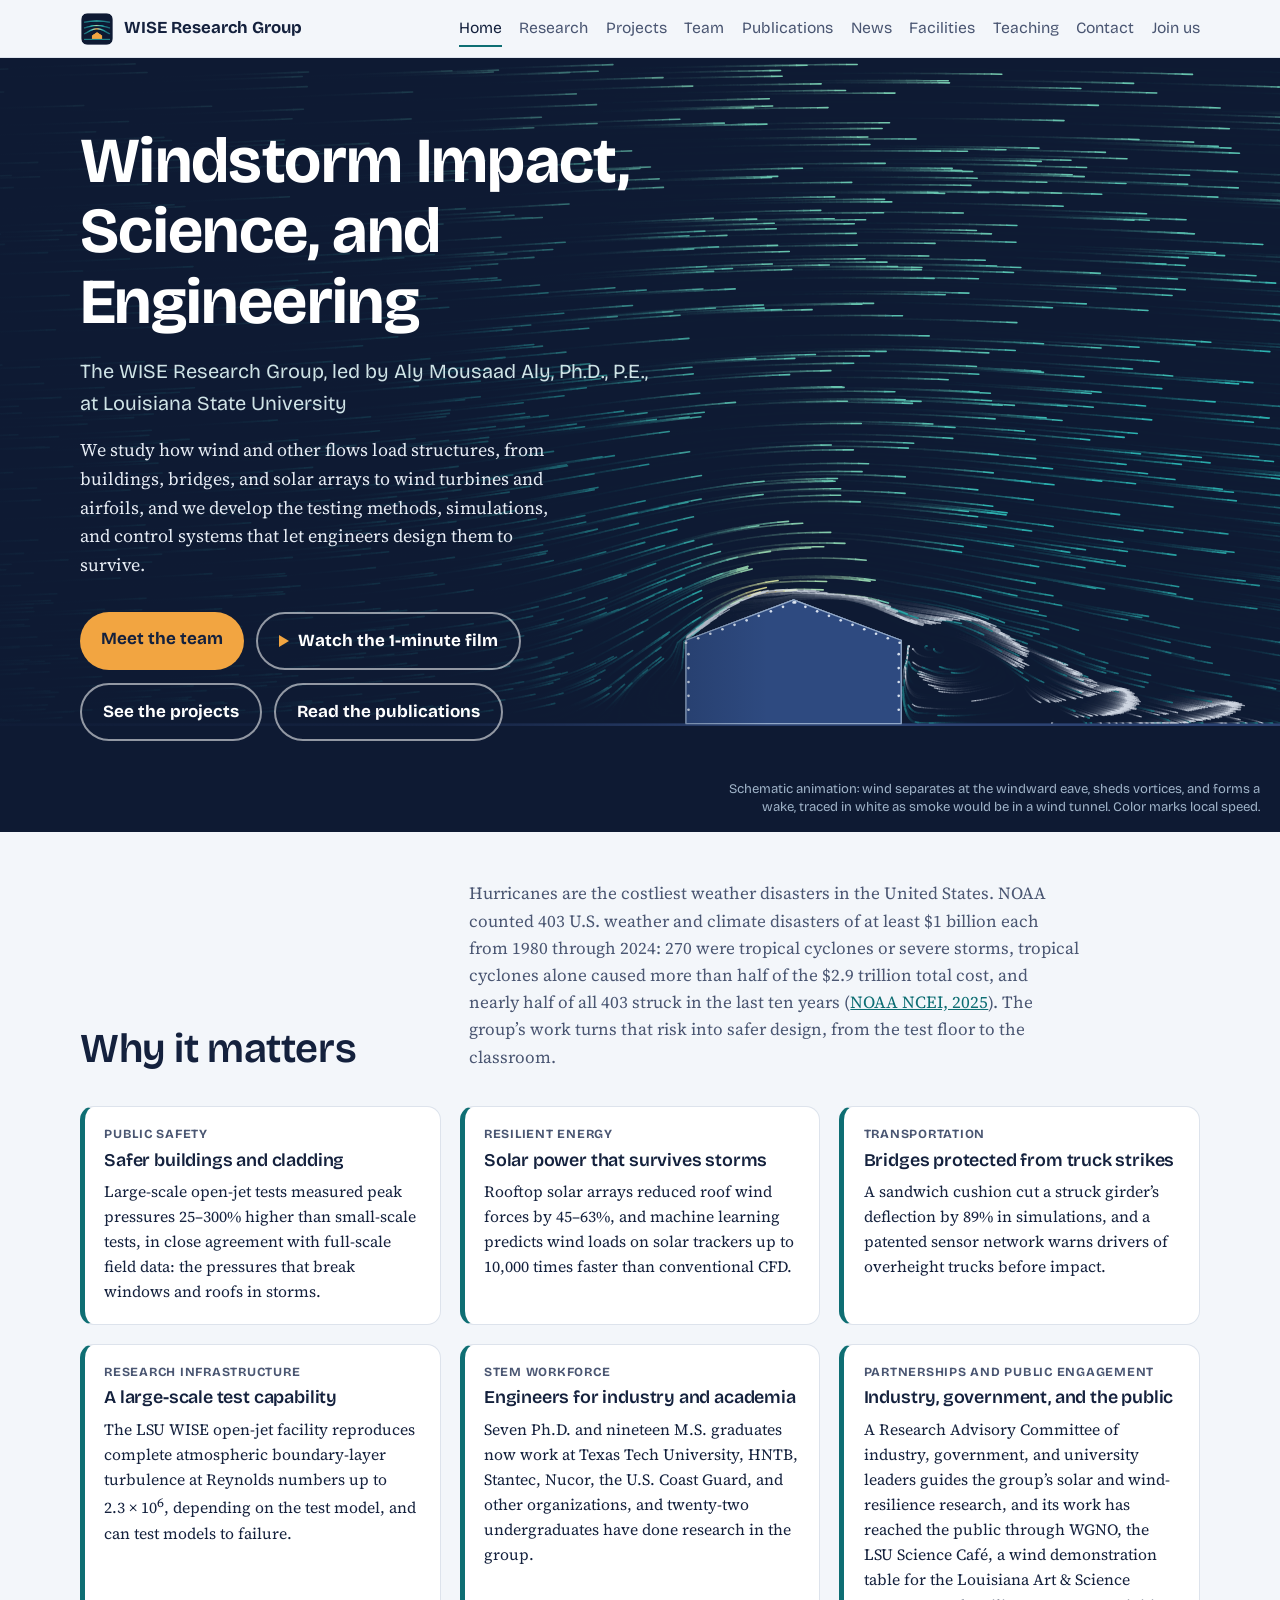
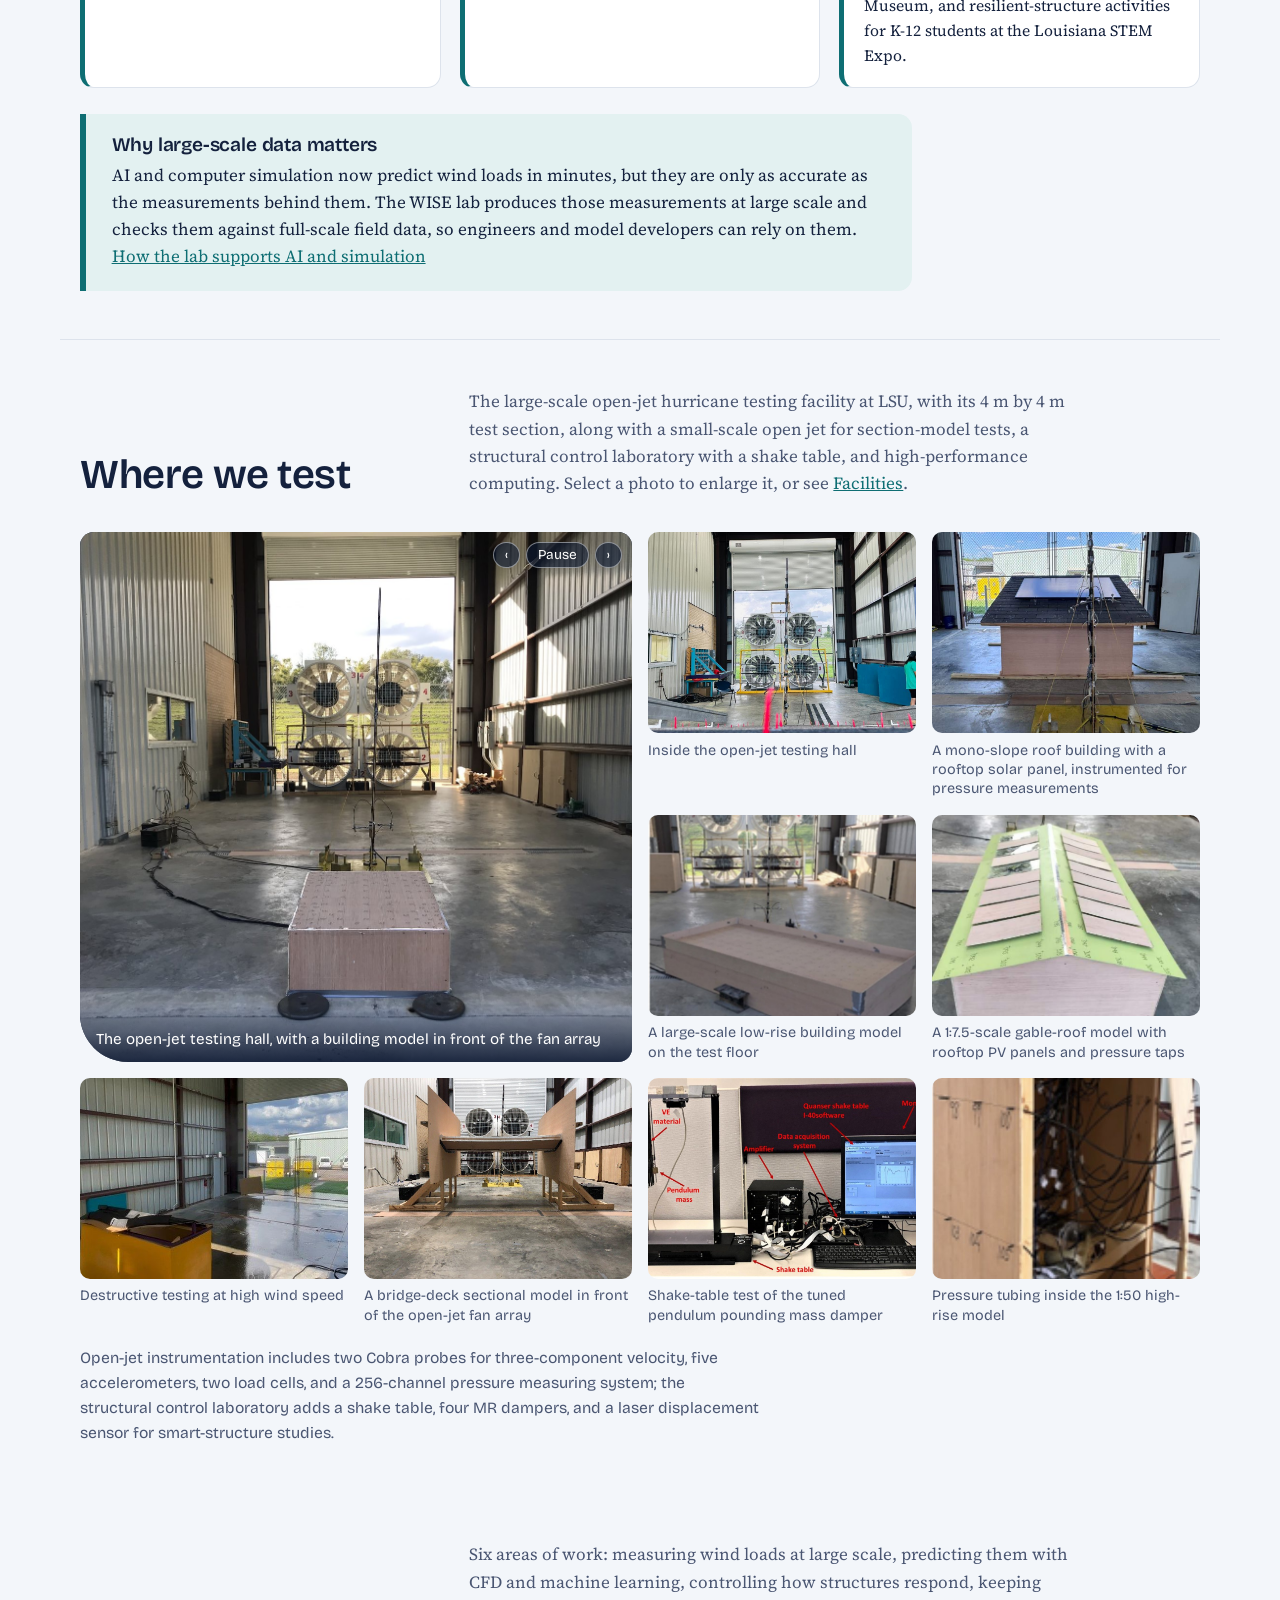
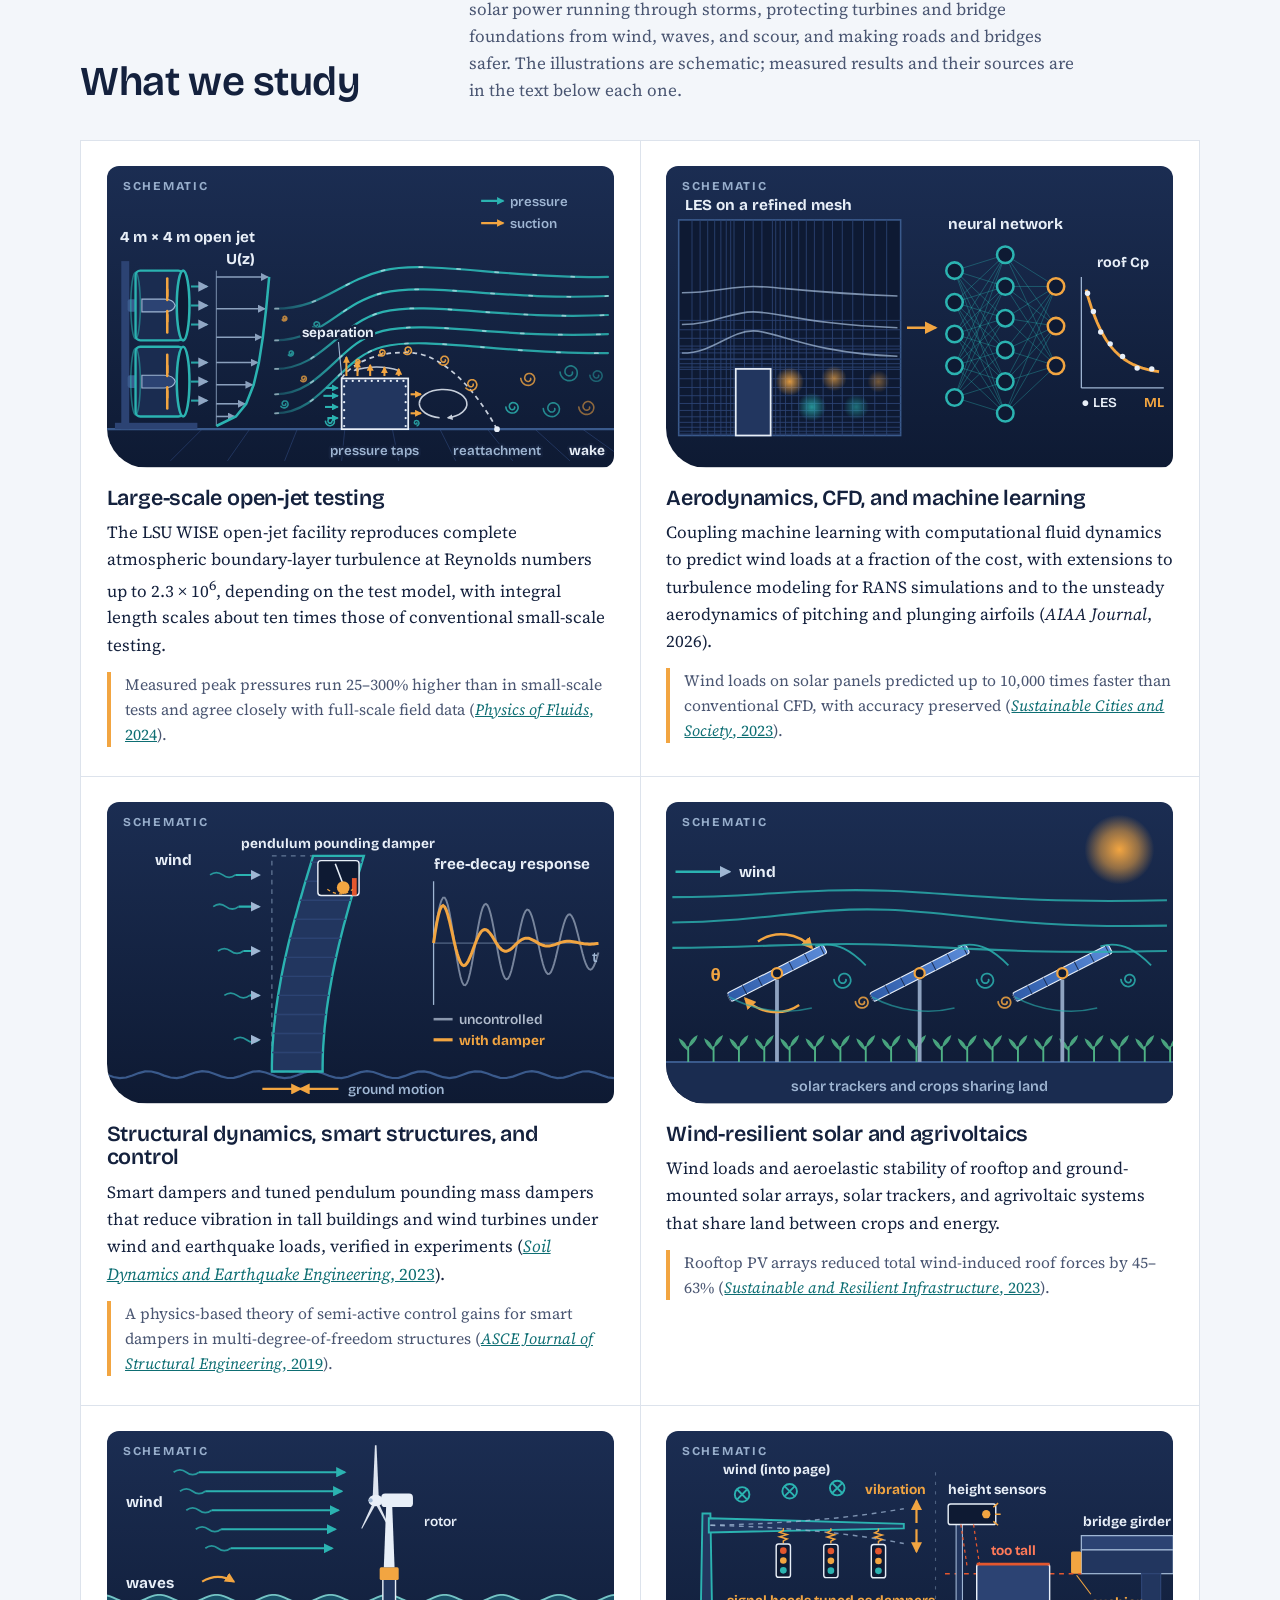
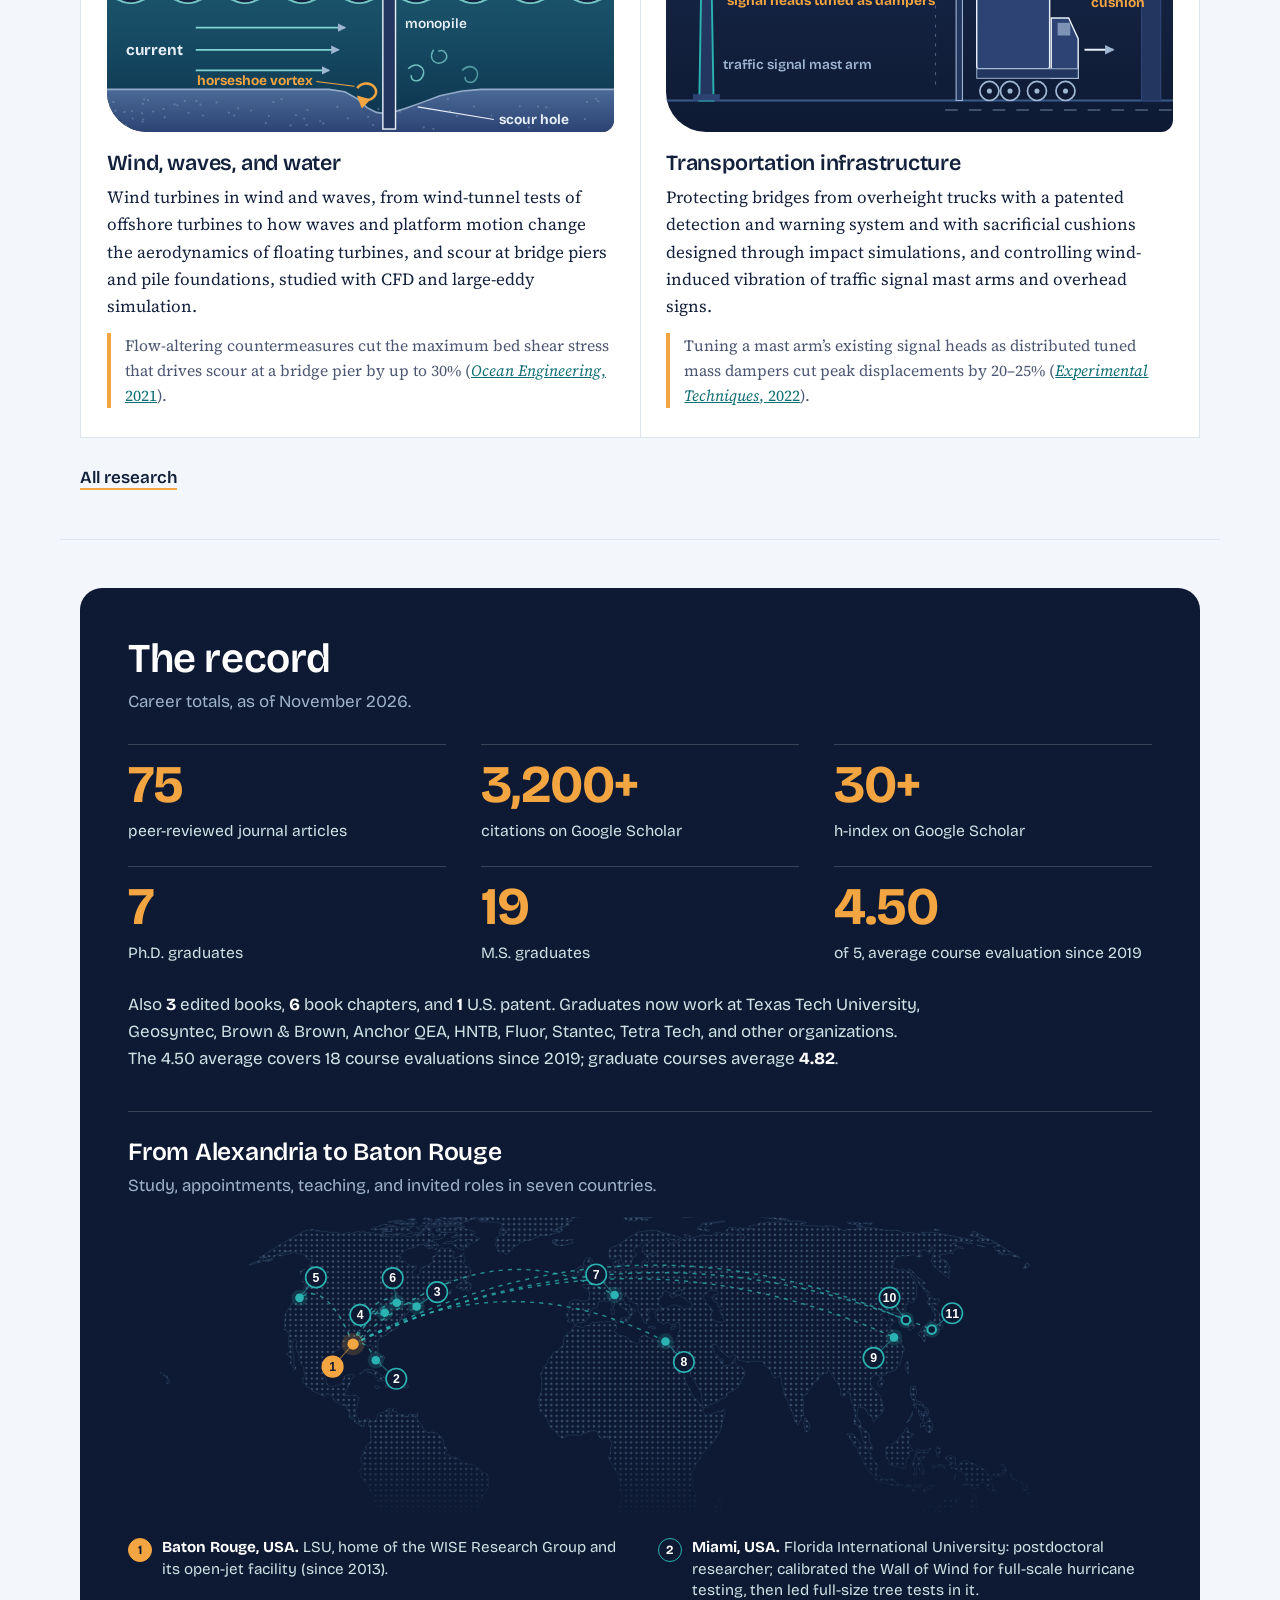
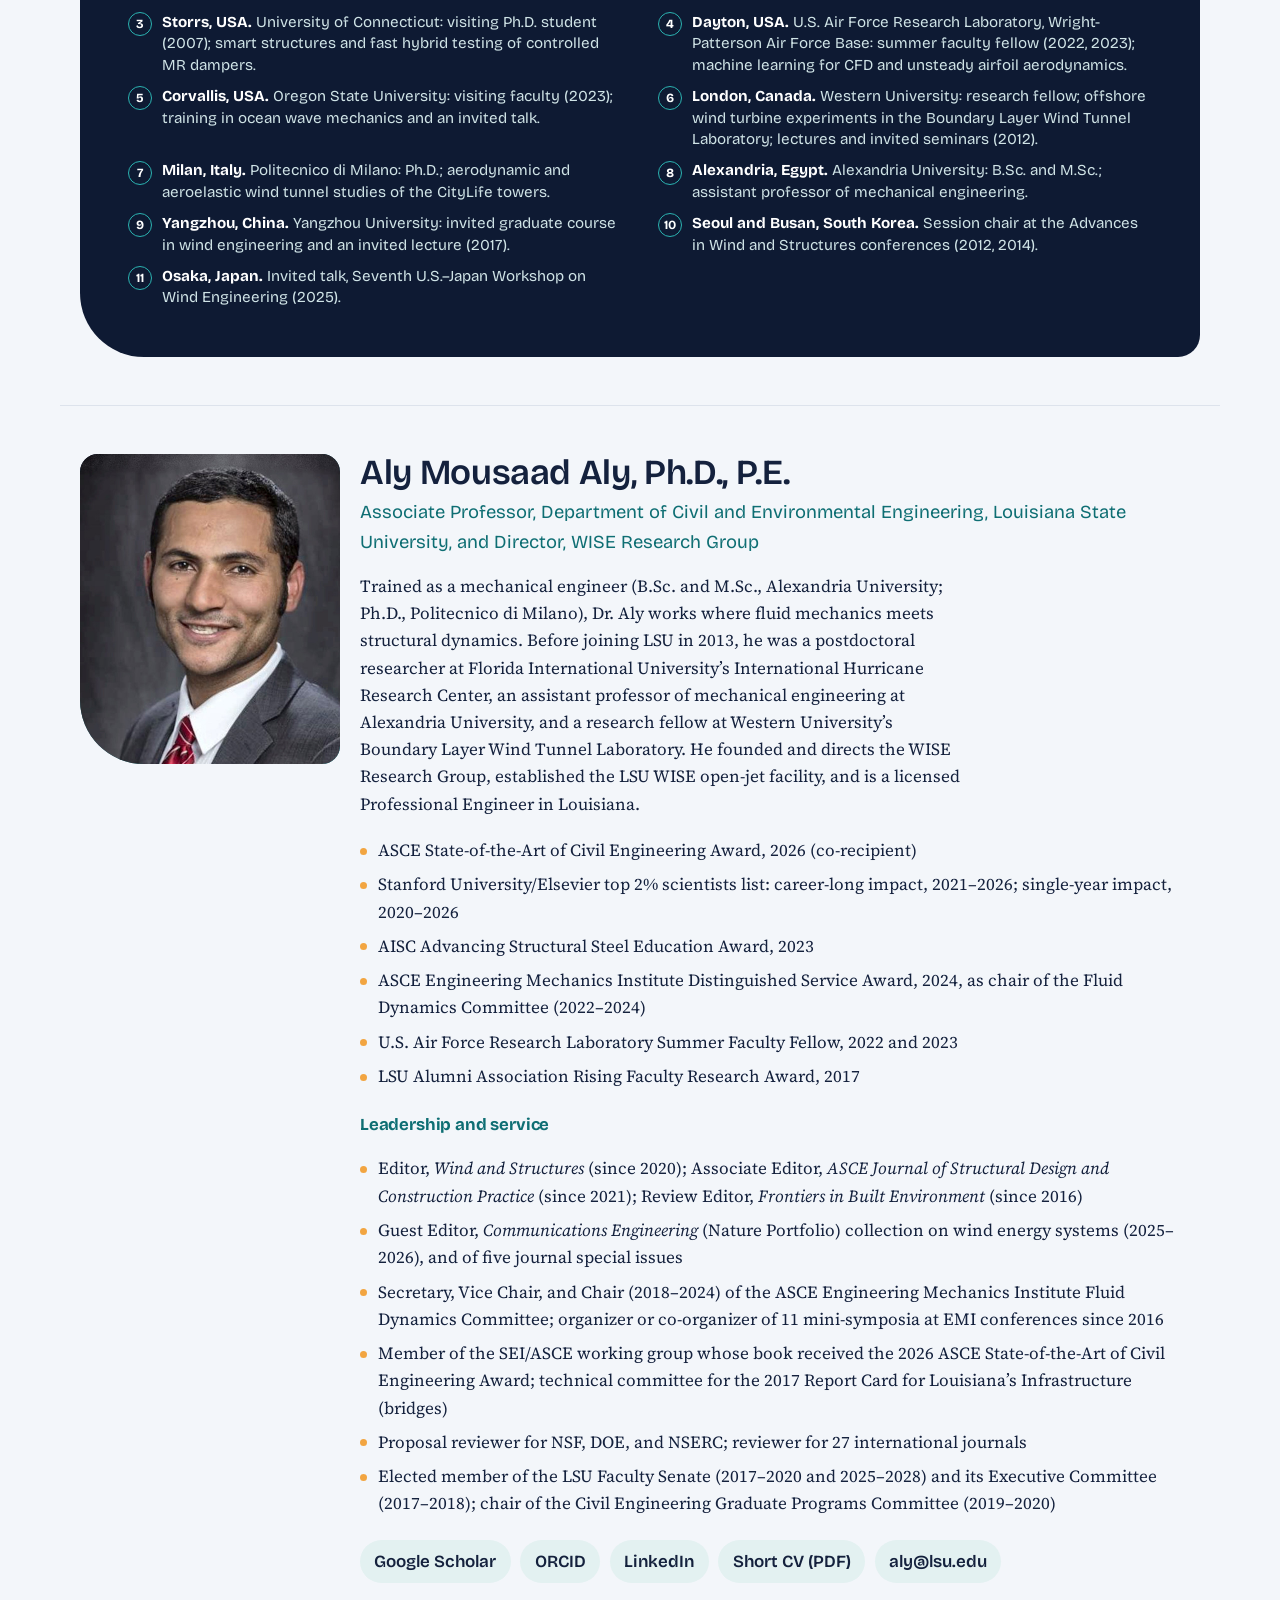
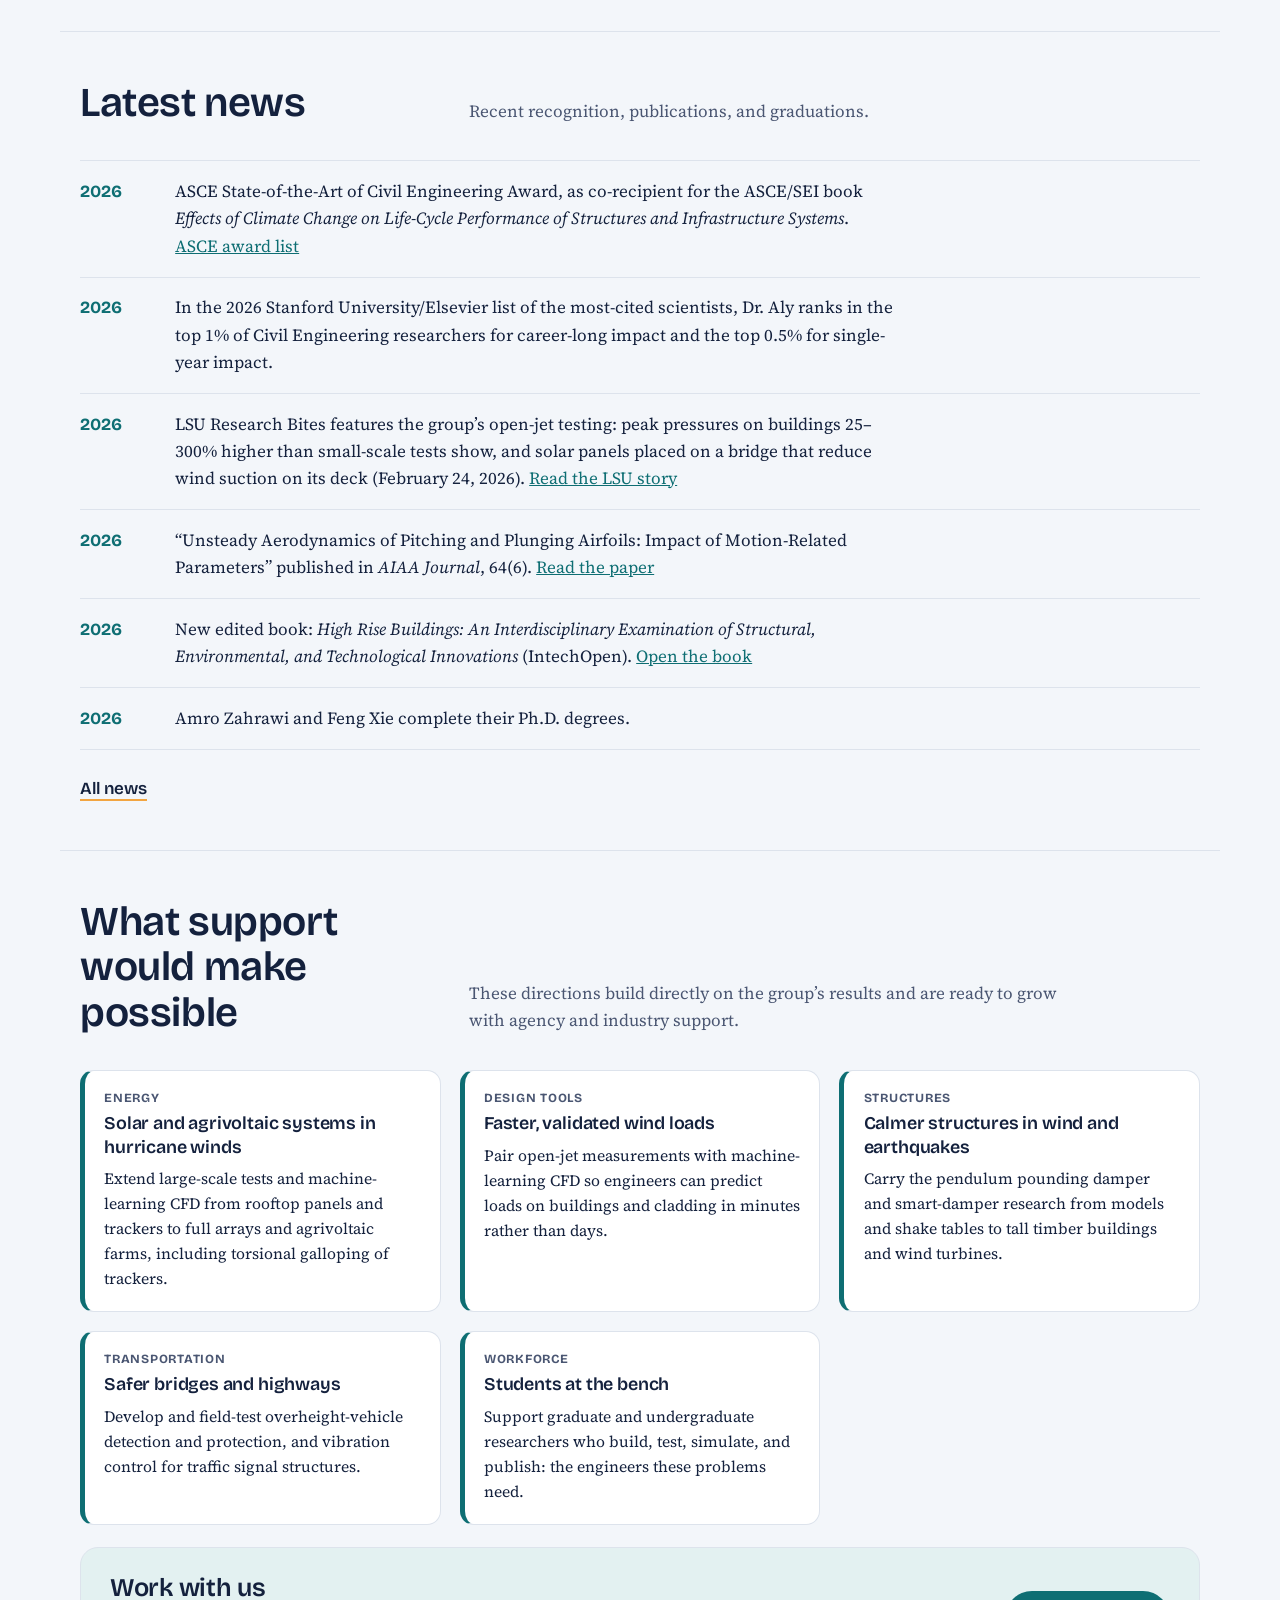
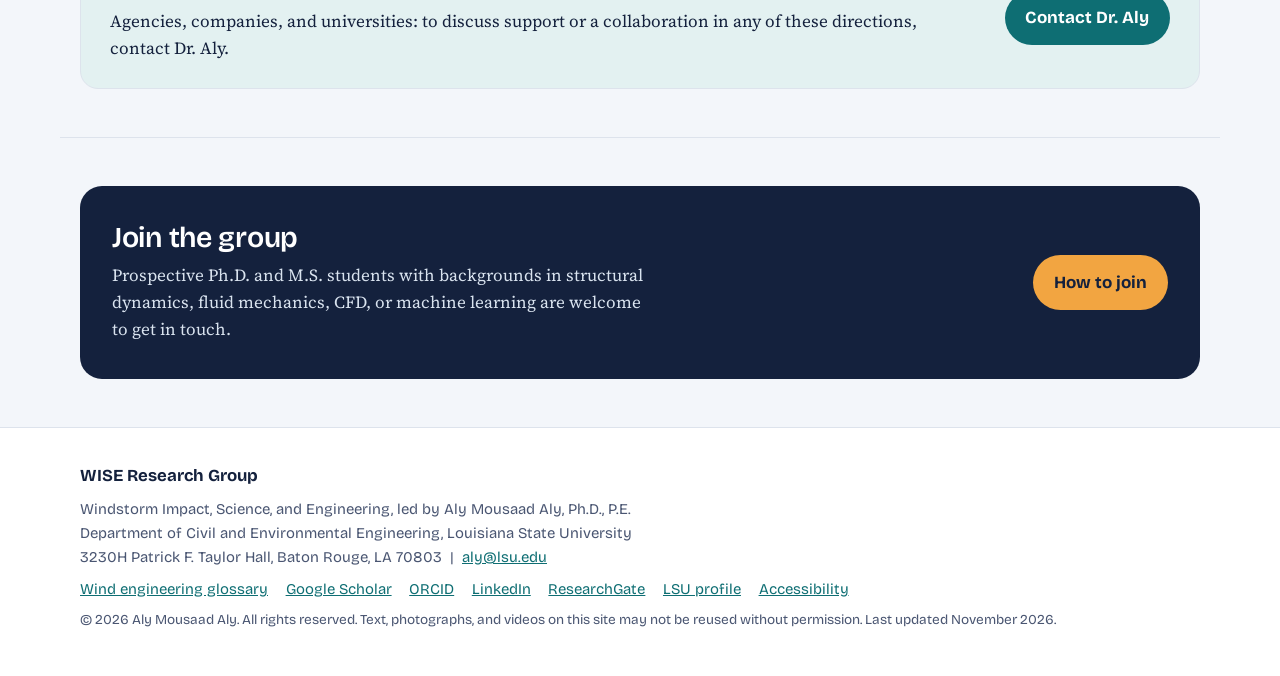
<file: index.html>
<!DOCTYPE html>
<html lang="en">
<head>
<meta charset="utf-8">
<meta name="viewport" content="width=device-width, initial-scale=1">
<title>WISE Research Group | Aly Mousaad Aly, Louisiana State University</title>
<meta name="description" content="The WISE Research Group, led by Aly Mousaad Aly at LSU: large-scale open-jet wind testing, CFD and machine learning, and structural control.">
<link rel="canonical" href="https://wise-research-group.github.io/">
<meta property="og:type" content="website">
<meta property="og:site_name" content="WISE Research Group">
<meta property="og:title" content="WISE Research Group | Aly Mousaad Aly, Louisiana State University">
<meta property="og:description" content="The WISE Research Group, led by Aly Mousaad Aly at LSU: large-scale open-jet wind testing, CFD and machine learning, and structural control.">
<meta property="og:url" content="https://wise-research-group.github.io/">
<meta property="og:image" content="https://wise-research-group.github.io/assets/img/og-image.jpg">
<meta name="twitter:card" content="summary_large_image">
<link rel="icon" type="image/png" sizes="32x32" href="assets/img/favicon-32.png">
<link rel="apple-touch-icon" href="assets/img/apple-touch-icon.png">
<meta name="theme-color" content="#14213D">
<link rel="preconnect" href="https://fonts.googleapis.com">
<link rel="preconnect" href="https://fonts.gstatic.com" crossorigin>
<link href="https://fonts.googleapis.com/css2?family=Bricolage+Grotesque:opsz,wght@12..96,400;12..96,600;12..96,700&amp;family=Source+Serif+4:ital,opsz,wght@0,8..60,400;0,8..60,600;1,8..60,400&amp;display=swap" rel="stylesheet">
<link rel="stylesheet" href="assets/site.css?v=47">
<script>document.documentElement.className+=' js';</script>
<script type="application/ld+json">{"@context": "https://schema.org", "@graph": [{"@type": "Person", "@id": "https://wise-research-group.github.io/#aly", "name": "Aly Mousaad Aly", "honorificSuffix": "Ph.D., P.E.", "jobTitle": "Associate Professor", "url": "https://wise-research-group.github.io/", "email": "mailto:aly@lsu.edu", "image": "https://wise-research-group.github.io/assets/photos/aly.jpg", "worksFor": {"@type": "CollegeOrUniversity", "name": "Louisiana State University", "url": "https://www.lsu.edu/"}, "alumniOf": [{"@type": "CollegeOrUniversity", "name": "Politecnico di Milano"}, {"@type": "CollegeOrUniversity", "name": "Alexandria University"}], "knowsAbout": ["Wind engineering", "Structural dynamics", "Vibration control", "Computational fluid dynamics", "Machine learning", "Open-jet wind testing", "Solar energy structures", "Agrivoltaics"], "sameAs": ["https://scholar.google.com/citations?user=6DztFFsAAAAJ&hl=en", "https://orcid.org/0000-0002-1253-139X", "https://www.linkedin.com/in/aly-mousaad-aly-a0b421186", "https://www.researchgate.net/profile/Aly-Mousaad-Aly", "https://www.lsu.edu/eng/cee/people/aly.php"]}, {"@type": "WebSite", "@id": "https://wise-research-group.github.io/#website", "url": "https://wise-research-group.github.io/", "name": "WISE Research Group", "alternateName": ["Windstorm Impact, Science, and Engineering Research Group", "WISE Research Group, Aly Mousaad Aly"], "publisher": {"@id": "https://wise-research-group.github.io/#group"}}, {"@type": "Organization", "@id": "https://wise-research-group.github.io/#group", "name": "WISE Research Group", "alternateName": "Windstorm Impact, Science, and Engineering Research Group", "url": "https://wise-research-group.github.io/", "logo": "https://wise-research-group.github.io/assets/img/logo.png", "founder": {"@id": "https://wise-research-group.github.io/#aly"}, "member": [{"@id": "https://wise-research-group.github.io/#aly"}]}]}</script>
</head>
<body>
<a class="skip" href="#main">Skip to content</a>
<header class="site-header">
  <div class="inner">
    <a class="brand" href="index.html"><img src="assets/img/logo.png" alt="" width="34" height="34">WISE Research Group</a>
    <button class="nav-toggle" type="button" aria-expanded="false" aria-controls="site-nav">Menu</button>
    <nav id="site-nav" class="site-nav" aria-label="Main"><a href="index.html" aria-current="page">Home</a><a href="research.html">Research</a><a href="projects.html">Projects</a><a href="team.html">Team</a><a href="publications.html">Publications</a><a href="news.html">News</a><a href="facilities.html">Facilities</a><a href="teaching.html">Teaching</a><a href="contact.html">Contact</a><a href="join.html">Join us</a></nav>
  </div>
</header>
<main id="main">


<section class="hero" id="hero">
  <canvas id="wind" aria-hidden="true"></canvas>
  <div class="hero-shade" aria-hidden="true"></div>
  <div class="hero-inner">
    <h1>Windstorm Impact, Science, and Engineering</h1>
    <p class="sub">The WISE Research Group, led by Aly Mousaad Aly, Ph.D., P.E., at Louisiana State University</p>
    <p class="lede">We study how wind and other flows load structures, from buildings, bridges, and solar arrays to wind turbines and airfoils, and we develop the testing methods, simulations, and control systems that let engineers design them to survive.</p>
    <div class="cta">
      <a class="btn primary" href="team.html">Meet the team</a>
      <a class="btn quiet play" href="facilities.html#film">Watch the 1-minute film</a>
      <a class="btn quiet" href="projects.html">See the projects</a>
      <a class="btn quiet" href="publications.html">Read the publications</a>
    </div>
  </div>
  <p class="hero-cap">Schematic animation: wind separates at the windward eave, sheds vortices, and forms a wake, traced in white as smoke would be in a wind tunnel. Color marks local speed.</p>
</section>

  <section class="section" id="why">
    <div class="head">
      <h2>Why it matters</h2>
      <p>Hurricanes are the costliest weather disasters in the United States. NOAA counted 403 U.S. weather and climate disasters of at least $1 billion each from 1980 through 2024: 270 were tropical cyclones or severe storms, tropical cyclones alone caused more than half of the $2.9 trillion total cost, and nearly half of all 403 struck in the last ten years (<a href="https://doi.org/10.25921/stkw-7w73">NOAA NCEI, 2025</a>). The group&rsquo;s work turns that risk into safer design, from the test floor to the classroom.</p>
    </div>
    <div class="impact-grid">
      <article class="impact"><p class="tag">Public safety</p><h3>Safer buildings and cladding</h3><p>Large-scale open-jet tests measured peak pressures 25&ndash;300% higher than small-scale tests, in close agreement with full-scale field data: the pressures that break windows and roofs in storms.</p></article>
      <article class="impact"><p class="tag">Resilient energy</p><h3>Solar power that survives storms</h3><p>Rooftop solar arrays reduced roof wind forces by 45&ndash;63%, and machine learning predicts wind loads on solar trackers up to 10,000 times faster than conventional CFD.</p></article>
      <article class="impact"><p class="tag">Transportation</p><h3>Bridges protected from truck strikes</h3><p>A sandwich cushion cut a struck girder&rsquo;s deflection by 89% in simulations, and a patented sensor network warns drivers of overheight trucks before impact.</p></article>
      <article class="impact"><p class="tag">Research infrastructure</p><h3>A large-scale test capability</h3><p>The LSU WISE open-jet facility reproduces complete atmospheric boundary-layer turbulence at Reynolds numbers up to 2.3&nbsp;&times;&nbsp;10<sup>6</sup>, depending on the test model, and can test models to failure.</p></article>
      <article class="impact"><p class="tag">STEM workforce</p><h3>Engineers for industry and academia</h3><p>Seven Ph.D. and nineteen M.S. graduates now work at Texas Tech University, HNTB, Stantec, Nucor, the U.S. Coast Guard, and other organizations, and twenty-two undergraduates have done research in the group.</p></article>
      <article class="impact"><p class="tag">Partnerships and public engagement</p><h3>Industry, government, and the public</h3><p>A Research Advisory Committee of industry, government, and university leaders guides the group&rsquo;s solar and wind-resilience research, and its work has reached the public through WGNO, the LSU Science Caf&eacute;, a wind demonstration table for the Louisiana Art &amp; Science Museum, and resilient-structure activities for K-12 students at the Louisiana STEM Expo.</p></article>
    </div>
    <div class="keynote"><h3>Why large-scale data matters</h3><p>AI and computer simulation now predict wind loads in minutes, but they are only as accurate as the measurements behind them. The WISE lab produces those measurements at large scale and checks them against full-scale field data, so engineers and model developers can rely on them. <a href="facilities.html#data">How the lab supports AI and simulation</a></p></div>
  </section>

<section class="section" id="facility">
  <div class="head">
    <h2>Where we test</h2>
    <p>The large-scale open-jet hurricane testing facility at LSU, with its 4 m by 4 m test section, along with a small-scale open jet for section-model tests, a structural control laboratory with a shake table, and high-performance computing. Select a photo to enlarge it, or see <a href="facilities.html">Facilities</a>.</p>
  </div>
  <div class="mosaic">
<figure class="rotator" aria-roledescription="carousel" aria-label="The facility in action"><div class="rot-stage"><div class="rot-slide is-active" data-dur="4500"><img loading="lazy" src="assets/photos/openjet-hall-portrait.jpg" alt="The open-jet testing hall, with a building model in front of the fan array"><span class="rot-cap">The open-jet testing hall, with a building model in front of the fan array</span></div><div class="rot-slide" data-dur="4500"><img loading="lazy" data-src="assets/photos/openjet-cube-fans.jpg" alt="A cube building model with pressure taps in front of the four large fans"><span class="rot-cap">A cube building model with pressure taps in front of the four large fans</span></div><div class="rot-slide" data-dur="4500"><img loading="lazy" data-src="assets/photos/tall_building.jpg" alt="A 1:50 high-rise building model with pressure taps"><span class="rot-cap">A 1:50 high-rise building model with pressure taps</span></div><div class="rot-slide" data-dur="4500"><img loading="lazy" data-src="assets/photos/openjet-tree-before.jpg" alt="A full-size tree before testing"><span class="rot-cap">A full-size tree before testing</span></div><div class="rot-slide" data-dur="8600"><video class="rot-video" muted loop playsinline preload="none" poster="assets/photos/tree-overturn-poster.jpg" aria-label="A full-size tree in high wind, tested until its pot overturns"><source src="assets/photos/tree-overturn.mp4" type="video/mp4"><source src="assets/photos/tree-overturn.webm" type="video/webm"></video><span class="rot-cap">A full-size tree in high wind, tested until its pot overturns</span></div><div class="rot-slide" data-dur="6500"><video class="rot-video" muted loop playsinline preload="none" poster="assets/photos/destructive-roof-poster.jpg" aria-label="Testing to failure: a building model's roof covering and sheathing tear away"><source src="assets/photos/destructive-roof.webm" type="video/webm"><source src="assets/photos/destructive-roof.mp4" type="video/mp4"></video><span class="rot-cap">Testing to failure: a building model's roof covering and sheathing tear away</span></div><div class="rot-slide" data-dur="10000"><video class="rot-video" muted loop playsinline preload="none" poster="assets/photos/trees-solar-poster.jpg" aria-label="Trees and a mono-slope roof building with a rooftop solar panel in the open jet"><source src="assets/photos/trees-solar.mp4" type="video/mp4"><source src="assets/photos/trees-solar.webm" type="video/webm"></video><span class="rot-cap">Trees and a mono-slope roof building with a rooftop solar panel in the open jet</span></div><div class="rot-slide" data-dur="8400"><video class="rot-video" muted loop playsinline preload="none" poster="assets/photos/phase1-test-poster.jpg" aria-label="2014: students run the group's first open-jet generator and read the flow live"><source src="assets/photos/phase1-test.webm" type="video/webm"><source src="assets/photos/phase1-test.mp4" type="video/mp4"></video><span class="rot-cap">2014: students run the group's first open-jet generator and read the flow live</span></div><div class="rot-slide" data-dur="4500"><img loading="lazy" data-src="assets/photos/openjet-fans-solar-model.jpg" alt="A low-rise building model with rooftop solar panels in front of the fan array"><span class="rot-cap">A low-rise building model with rooftop solar panels in front of the fan array</span></div></div><div class="rot-controls"><button type="button" class="rot-prev" aria-label="Previous slide">&lsaquo;</button><button type="button" class="rot-toggle" aria-label="Pause the slideshow">Pause</button><button type="button" class="rot-next" aria-label="Next slide">&rsaquo;</button></div></figure>
<figure class="tile"><button type="button" aria-label="Enlarge: Inside the open-jet testing hall"><img loading="lazy" src="assets/photos/openjet-hall.jpg" alt="Inside the open-jet testing hall" onerror="this.closest('figure').remove()"></button><figcaption>Inside the open-jet testing hall</figcaption></figure>
<figure class="tile"><button type="button" aria-label="Enlarge: A mono-slope roof building with a rooftop solar panel, instrumented for pressure measurements"><img loading="lazy" src="assets/photos/openjet-monoslope-solar.jpg" alt="A mono-slope roof building with a rooftop solar panel, instrumented for pressure measurements" onerror="this.closest('figure').remove()"></button><figcaption>A mono-slope roof building with a rooftop solar panel, instrumented for pressure measurements</figcaption></figure>
<figure class="tile"><button type="button" aria-label="Enlarge: A large-scale low-rise building model on the test floor"><img loading="lazy" src="assets/photos/openjet-lowrise-model.jpg" alt="A large-scale low-rise building model on the test floor" onerror="this.closest('figure').remove()"></button><figcaption>A large-scale low-rise building model on the test floor</figcaption></figure>
<figure class="tile"><button type="button" aria-label="Enlarge: A 1:7.5-scale gable-roof model with rooftop PV panels and pressure taps"><img loading="lazy" src="assets/photos/openjet-gable-pv-model.jpg" alt="A 1:7.5-scale gable-roof model with rooftop PV panels and pressure taps" onerror="this.closest('figure').remove()"></button><figcaption>A 1:7.5-scale gable-roof model with rooftop PV panels and pressure taps</figcaption></figure>
<figure class="tile"><button type="button" aria-label="Enlarge: Destructive testing at high wind speed"><img loading="lazy" src="assets/photos/openjet-destructive-test.jpg" alt="Destructive testing at high wind speed" onerror="this.closest('figure').remove()"></button><figcaption>Destructive testing at high wind speed</figcaption></figure>
<figure class="tile"><button type="button" aria-label="Enlarge: A bridge-deck sectional model in front of the open-jet fan array"><img loading="lazy" src="assets/photos/openjet-sectional-model.jpg" alt="A bridge-deck sectional model in front of the open-jet fan array" onerror="this.closest('figure').remove()"></button><figcaption>A bridge-deck sectional model in front of the open-jet fan array</figcaption></figure>
<figure class="tile"><button type="button" aria-label="Enlarge: Shake-table test of the tuned pendulum pounding mass damper"><img loading="lazy" src="assets/photos/ptmd-shake-table.jpg" alt="Shake-table test of the tuned pendulum pounding mass damper" onerror="this.closest('figure').remove()"></button><figcaption>Shake-table test of the tuned pendulum pounding mass damper</figcaption></figure>
<figure class="tile"><button type="button" aria-label="Enlarge: Pressure tubing inside the 1:50 high-rise model"><img loading="lazy" src="assets/photos/openjet-model-tubing.jpg" alt="Pressure tubing inside the 1:50 high-rise model" onerror="this.closest('figure').remove()"></button><figcaption>Pressure tubing inside the 1:50 high-rise model</figcaption></figure>
  </div>
  <p class="facts">Open-jet instrumentation includes two Cobra probes for three-component velocity, five accelerometers, two load cells, and a 256-channel pressure measuring system; the structural control laboratory adds a shake table, four MR dampers, and a laser displacement sensor for smart-structure studies.</p>
</section>

<dialog id="viewer" aria-label="Photo viewer">
  <figure><img id="vimg" alt=""><figcaption id="vcap"></figcaption></figure>
  <div class="vctl"><button type="button" id="vprev">Previous</button><button type="button" id="vnext">Next</button><button type="button" id="vclose">Close</button></div>
</dialog>

<section class="section" id="research">
  <div class="head">
    <h2>What we study</h2>
    <p>Six areas of work: measuring wind loads at large scale, predicting them with CFD and machine learning, controlling how structures respond, keeping solar power running through storms, protecting turbines and bridge foundations from wind, waves, and scour, and making roads and bridges safer. The illustrations are schematic; measured results and their sources are in the text below each one.</p>
  </div>

  <div class="thrusts">
    <article class="thrust">
      <svg viewBox="0 0 320 190" role="img" aria-labelledby="t1" xmlns="http://www.w3.org/2000/svg"><title id="t1">Schematic: Large-scale open-jet testing: a fan array, seen from the side, blows a turbulent boundary-layer flow over a low-rise building model. The flow stagnates on the windward wall and forms a horseshoe vortex at its foot, separates at the roof's leading edge into a shear layer that rolls up into growing vortices, recirculates in a cavity behind the building, reattaches on the ground, and leaves a long turbulent wake. Arrows show positive pressure on the windward wall and suction on the roof and leeward wall, strongest near the leading edge, measured by small pressure taps</title><defs><linearGradient id="bg1" x1="0" y1="0" x2="0" y2="1"><stop offset="0" stop-color="#1B2D52"/><stop offset="1" stop-color="#0E1A33"/></linearGradient><marker id="ah1" viewBox="0 0 6 6" refX="5" refY="3" markerWidth="5" markerHeight="5" orient="auto"><path d="M0 0L6 3L0 6z" fill="#9FB6D3"/></marker><marker id="aa1" viewBox="0 0 6 6" refX="5" refY="3" markerWidth="5" markerHeight="5" orient="auto"><path d="M0 0L6 3L0 6z" fill="#F2A541"/></marker><linearGradient id="st1" x1="0" x2="1"><stop offset="0" stop-color="#2BB3B1" stop-opacity=".25"/><stop offset=".22" stop-color="#2BB3B1"/><stop offset="1" stop-color="#2BB3B1" stop-opacity=".85"/></linearGradient><marker id="pt1" viewBox="0 0 6 6" refX="5" refY="3" markerWidth="3.4" markerHeight="3.4" orient="auto"><path d="M0 0L6 3L0 6z" fill="#2BB3B1"/></marker><marker id="su1" viewBox="0 0 6 6" refX="5" refY="3" markerWidth="3.4" markerHeight="3.4" orient="auto"><path d="M0 0L6 3L0 6z" fill="#F2A541"/></marker><marker id="rc1" viewBox="0 0 6 6" refX="5" refY="3" markerWidth="3.6" markerHeight="3.6" orient="auto"><path d="M0 0L6 3L0 6z" fill="#E8EFF8"/></marker><style>.lbl1{paint-order:stroke;stroke:#14213D;stroke-width:3px;stroke-linejoin:round}@keyframes wjf1{to{stroke-dashoffset:-48}}.wjf1{fill:none;stroke:#E8EFF8;stroke-width:1.1;stroke-linecap:round;stroke-dasharray:2 22;opacity:.55;animation:wjf1 2.6s linear infinite}@media (prefers-reduced-motion:reduce){.wjf1{animation:none;display:none}}</style></defs><rect width="320" height="190" fill="url(#bg1)"/><text x="10" y="15" font-size="7.6" fill="#9FB6D3" font-weight="700" letter-spacing="1.1" style="font-family:'Bricolage Grotesque','Helvetica Neue',Arial,sans-serif" opacity=".95">SCHEMATIC</text><line x1="60" y1="166" x2="40" y2="186" stroke="#2C4373" stroke-width=".6" opacity=".7"/><line x1="90" y1="166" x2="76" y2="186" stroke="#2C4373" stroke-width=".6" opacity=".7"/><line x1="120" y1="166" x2="112" y2="186" stroke="#2C4373" stroke-width=".6" opacity=".7"/><line x1="150" y1="166" x2="148" y2="186" stroke="#2C4373" stroke-width=".6" opacity=".7"/><line x1="180" y1="166" x2="184" y2="186" stroke="#2C4373" stroke-width=".6" opacity=".7"/><line x1="210" y1="166" x2="220" y2="186" stroke="#2C4373" stroke-width=".6" opacity=".7"/><line x1="240" y1="166" x2="256" y2="186" stroke="#2C4373" stroke-width=".6" opacity=".7"/><line x1="270" y1="166" x2="292" y2="186" stroke="#2C4373" stroke-width=".6" opacity=".7"/><line x1="300" y1="166" x2="328" y2="186" stroke="#2C4373" stroke-width=".6" opacity=".7"/><line x1="0" y1="166" x2="320" y2="166" stroke="#3A5A8C" stroke-width="1.4"/><rect x="9" y="60" width="5" height="106" fill="#2C4373"/><rect x="5" y="162" width="52" height="4" fill="#2C4373"/><rect x="13" y="84" width="6" height="8" rx="1.5" fill="#3A5A8C"/><rect x="18" y="66" width="30" height="44" rx="3" fill="#1A2C50" stroke="#2BB3B1" stroke-width="1.5"/><ellipse cx="18" cy="88" rx="3" ry="21" fill="none" stroke="#2BB3B1" stroke-width="1" opacity=".55"/><ellipse cx="48" cy="88" rx="4" ry="22" fill="#0E1A33" stroke="#2BB3B1" stroke-width="1.6"/><path d="M22 84 H36 Q42 84 43 88 Q42 92 36 92 H22 Z" fill="#2C4373" stroke="#9FB6D3" stroke-width=".7"/><line x1="38" y1="82.0" x2="38" y2="71.0" stroke="#F2A541" stroke-width="1.6" stroke-linecap="round"/><line x1="38" y1="84.5" x2="38" y2="78.0" stroke="#F2A541" stroke-width="1.6" stroke-linecap="round"/><line x1="38" y1="91.5" x2="38" y2="98.0" stroke="#F2A541" stroke-width="1.6" stroke-linecap="round"/><line x1="38" y1="94.0" x2="38" y2="105.0" stroke="#F2A541" stroke-width="1.6" stroke-linecap="round"/><line x1="53" y1="76" x2="63" y2="76" stroke="#2BB3B1" stroke-width="1.3" marker-end="url(#ah1)" opacity=".9"/><line x1="53" y1="88" x2="63" y2="88" stroke="#2BB3B1" stroke-width="1.3" marker-end="url(#ah1)" opacity=".9"/><line x1="53" y1="100" x2="63" y2="100" stroke="#2BB3B1" stroke-width="1.3" marker-end="url(#ah1)" opacity=".9"/><rect x="13" y="132" width="6" height="8" rx="1.5" fill="#3A5A8C"/><rect x="18" y="114" width="30" height="44" rx="3" fill="#1A2C50" stroke="#2BB3B1" stroke-width="1.5"/><ellipse cx="18" cy="136" rx="3" ry="21" fill="none" stroke="#2BB3B1" stroke-width="1" opacity=".55"/><ellipse cx="48" cy="136" rx="4" ry="22" fill="#0E1A33" stroke="#2BB3B1" stroke-width="1.6"/><path d="M22 132 H36 Q42 132 43 136 Q42 140 36 140 H22 Z" fill="#2C4373" stroke="#9FB6D3" stroke-width=".7"/><line x1="38" y1="130.1" x2="38" y2="119.0" stroke="#F2A541" stroke-width="1.6" stroke-linecap="round"/><line x1="38" y1="132.5" x2="38" y2="126.0" stroke="#F2A541" stroke-width="1.6" stroke-linecap="round"/><line x1="38" y1="139.5" x2="38" y2="146.0" stroke="#F2A541" stroke-width="1.6" stroke-linecap="round"/><line x1="38" y1="141.9" x2="38" y2="153.0" stroke="#F2A541" stroke-width="1.6" stroke-linecap="round"/><line x1="53" y1="124" x2="63" y2="124" stroke="#2BB3B1" stroke-width="1.3" marker-end="url(#ah1)" opacity=".9"/><line x1="53" y1="136" x2="63" y2="136" stroke="#2BB3B1" stroke-width="1.3" marker-end="url(#ah1)" opacity=".9"/><line x1="53" y1="148" x2="63" y2="148" stroke="#2BB3B1" stroke-width="1.3" marker-end="url(#ah1)" opacity=".9"/><text x="8" y="48" font-size="9.6" fill="#E8EFF8" text-anchor="start" font-weight="700" style="font-family:'Bricolage Grotesque','Helvetica Neue',Arial,sans-serif">4 m &#215; 4 m open jet</text><line x1="69" y1="164" x2="69" y2="66" stroke="#9FB6D3" stroke-width=".8" opacity=".6"/><line x1="69" y1="158" x2="80.3" y2="158" stroke="#9FB6D3" stroke-width="1" marker-end="url(#ah1)" opacity=".85"/><line x1="69" y1="150" x2="86.8" y2="150" stroke="#9FB6D3" stroke-width="1" marker-end="url(#ah1)" opacity=".85"/><line x1="69" y1="138" x2="91.5" y2="138" stroke="#9FB6D3" stroke-width="1" marker-end="url(#ah1)" opacity=".85"/><line x1="69" y1="124" x2="94.8" y2="124" stroke="#9FB6D3" stroke-width="1" marker-end="url(#ah1)" opacity=".85"/><line x1="69" y1="108" x2="97.3" y2="108" stroke="#9FB6D3" stroke-width="1" marker-end="url(#ah1)" opacity=".85"/><line x1="69" y1="90" x2="99.4" y2="90" stroke="#9FB6D3" stroke-width="1" marker-end="url(#ah1)" opacity=".85"/><line x1="69" y1="70" x2="101.3" y2="70" stroke="#9FB6D3" stroke-width="1" marker-end="url(#ah1)" opacity=".85"/><path d="M69 164 L81.3 158.0 L87.8 150.0 L92.5 138.0 L95.8 124.0 L98.3 108.0 L100.4 90.0 L102.3 70.0" fill="none" stroke="#2BB3B1" stroke-width="1.6"/><text x="75" y="62" font-size="9.6" fill="#E8EFF8" text-anchor="start" font-weight="700" style="font-family:'Bricolage Grotesque','Helvetica Neue',Arial,sans-serif">U(z)</text><path d="M106 156 C136 156 146 121 174 114 S250 119 316 118" fill="none" stroke="url(#st1)" stroke-width="1.4" stroke-linecap="round"/><path d="M106 144 C136 144 146 111 174 104 S250 109 316 106" fill="none" stroke="url(#st1)" stroke-width="1.4" stroke-linecap="round"/><path d="M106 128 C136 128 146 99 174 92 S250 97 316 94" fill="none" stroke="url(#st1)" stroke-width="1.4" stroke-linecap="round"/><path d="M106 110 C136 110 146 87 174 80 S250 85 316 82" fill="none" stroke="url(#st1)" stroke-width="1.4" stroke-linecap="round"/><path d="M106 90 C136 90 146 73 174 66 S250 71 316 70" fill="none" stroke="url(#st1)" stroke-width="1.4" stroke-linecap="round"/><path class="wjf1" d="M106 156 C136 156 146 121 174 114 S250 119 316 118"/><path class="wjf1" d="M106 144 C136 144 146 111 174 104 S250 109 316 106"/><path class="wjf1" d="M106 128 C136 128 146 99 174 92 S250 97 316 94"/><path class="wjf1" d="M106 110 C136 110 146 87 174 80 S250 85 316 82"/><path class="wjf1" d="M106 90 C136 90 146 73 174 66 S250 71 316 70"/><path d="M112.7 150.0 L112.7 150.2 L112.7 150.4 L112.7 150.6 L112.5 150.8 L112.3 150.9 L112.1 151.0 L111.8 151.1 L111.6 151.1 L111.3 151.0 L111.0 150.8 L110.8 150.6 L110.6 150.3 L110.5 149.9 L110.5 149.6 L110.6 149.2 L110.8 148.9 L111.1 148.6 L111.5 148.3 L111.9 148.2 L112.3 148.2 L112.8 148.2 L113.2 148.4 L113.6 148.7 L113.9 149.1 L114.1 149.6 L114.2 150.2 L114.2 150.7 L114.0 151.2 L113.7 151.7 L113.2 152.1 L112.7 152.4 L112.1 152.6 L111.5 152.6 L110.8 152.4 L110.2 152.1 L109.7 151.6" fill="none" stroke="#2BB3B1" stroke-width="1.0" stroke-linecap="round" opacity="0.75"/><path d="M124.5 134.0 L124.6 134.1 L124.6 134.3 L124.5 134.5 L124.4 134.6 L124.3 134.7 L124.1 134.8 L123.9 134.9 L123.7 134.8 L123.4 134.8 L123.2 134.6 L123.1 134.5 L122.9 134.2 L122.9 134.0 L122.9 133.7 L122.9 133.4 L123.1 133.1 L123.3 132.9 L123.6 132.7 L123.9 132.6 L124.3 132.6 L124.6 132.6 L125.0 132.8 L125.3 133.0 L125.5 133.3 L125.7 133.7 L125.7 134.1 L125.7 134.6 L125.6 135.0 L125.3 135.4 L125.0 135.7 L124.5 135.9 L124.1 136.0 L123.6 136.0 L123.1 135.9 L122.6 135.7 L122.2 135.3" fill="none" stroke="#F2A541" stroke-width="1.0" stroke-linecap="round" opacity="0.75"/><path d="M116.5 118.0 L116.5 118.1 L116.5 118.3 L116.5 118.4 L116.4 118.6 L116.2 118.7 L116.1 118.7 L115.9 118.8 L115.7 118.8 L115.5 118.7 L115.3 118.6 L115.1 118.4 L115.0 118.2 L115.0 118.0 L115.0 117.7 L115.0 117.4 L115.2 117.2 L115.4 117.0 L115.6 116.8 L115.9 116.7 L116.2 116.7 L116.6 116.7 L116.9 116.9 L117.1 117.1 L117.4 117.4 L117.5 117.7 L117.6 118.1 L117.5 118.5 L117.4 118.9 L117.2 119.2 L116.9 119.5 L116.5 119.7 L116.1 119.8 L115.6 119.8 L115.2 119.7 L114.7 119.5 L114.4 119.2" fill="none" stroke="#2BB3B1" stroke-width="1.0" stroke-linecap="round" opacity="0.75"/><path d="M132.7 100.0 L132.7 100.2 L132.7 100.4 L132.6 100.5 L132.5 100.7 L132.3 100.9 L132.1 101.0 L131.9 101.0 L131.6 101.0 L131.3 100.9 L131.1 100.8 L130.9 100.5 L130.7 100.3 L130.6 100.0 L130.6 99.6 L130.7 99.3 L130.9 98.9 L131.2 98.7 L131.5 98.5 L131.9 98.3 L132.3 98.3 L132.7 98.4 L133.1 98.5 L133.5 98.8 L133.8 99.2 L134.0 99.7 L134.1 100.1 L134.0 100.7 L133.8 101.1 L133.5 101.6 L133.1 102.0 L132.6 102.2 L132.1 102.4 L131.5 102.4 L130.9 102.2 L130.4 102.0 L129.9 101.5" fill="none" stroke="#2BB3B1" stroke-width="1.0" stroke-linecap="round" opacity="0.75"/><path d="M112.5 96.0 L112.5 96.1 L112.5 96.2 L112.4 96.4 L112.3 96.5 L112.2 96.6 L112.1 96.7 L111.9 96.7 L111.7 96.7 L111.5 96.6 L111.4 96.5 L111.2 96.4 L111.1 96.2 L111.1 96.0 L111.1 95.7 L111.1 95.5 L111.2 95.3 L111.4 95.1 L111.7 94.9 L111.9 94.8 L112.2 94.8 L112.5 94.9 L112.8 95.0 L113.0 95.2 L113.2 95.5 L113.4 95.8 L113.4 96.1 L113.4 96.5 L113.3 96.8 L113.1 97.1 L112.8 97.4 L112.4 97.6 L112.1 97.6 L111.6 97.7 L111.2 97.6 L110.9 97.4 L110.5 97.1" fill="none" stroke="#F2A541" stroke-width="1.0" stroke-linecap="round" opacity="0.75"/><path d="M148 134 C156 122 176 116 194 118 S232 140 246 166" fill="none" stroke="#E8EFF8" stroke-width="1.1" stroke-dasharray="3 2.5" opacity=".85"/><path d="M158.5 123.4 L158.6 123.5 L158.6 123.6 L158.5 123.8 L158.4 123.9 L158.3 124.0 L158.1 124.1 L158.0 124.1 L157.8 124.1 L157.6 124.0 L157.4 123.9 L157.2 123.8 L157.1 123.6 L157.1 123.3 L157.1 123.1 L157.1 122.8 L157.3 122.6 L157.5 122.4 L157.7 122.2 L158.0 122.1 L158.3 122.1 L158.6 122.2 L158.9 122.3 L159.2 122.5 L159.4 122.8 L159.5 123.1 L159.6 123.5 L159.5 123.9 L159.4 124.2 L159.2 124.5 L158.9 124.8 L158.5 125.0 L158.1 125.1 L157.7 125.1 L157.3 125.0 L156.9 124.8 L156.5 124.5" fill="none" stroke="#F2A541" stroke-width="1.0" stroke-linecap="round" opacity="0.95"/><path d="M174.0 117.6 L174.0 117.7 L174.0 117.9 L174.0 118.1 L173.8 118.3 L173.7 118.4 L173.5 118.5 L173.2 118.6 L173.0 118.5 L172.7 118.5 L172.5 118.3 L172.3 118.1 L172.2 117.8 L172.1 117.5 L172.1 117.2 L172.2 116.9 L172.3 116.6 L172.6 116.3 L172.9 116.1 L173.3 116.0 L173.7 115.9 L174.1 116.0 L174.5 116.2 L174.8 116.5 L175.1 116.8 L175.3 117.2 L175.4 117.7 L175.3 118.2 L175.1 118.7 L174.9 119.1 L174.5 119.5 L174.0 119.7 L173.5 119.9 L172.9 119.9 L172.3 119.7 L171.8 119.5 L171.4 119.0" fill="none" stroke="#F2A541" stroke-width="1.0" stroke-linecap="round" opacity="0.95"/><path d="M190.4 116.2 L190.4 116.4 L190.4 116.6 L190.3 116.8 L190.2 117.0 L190.0 117.2 L189.8 117.3 L189.5 117.3 L189.2 117.3 L188.9 117.2 L188.6 117.1 L188.4 116.8 L188.2 116.5 L188.1 116.1 L188.1 115.7 L188.2 115.3 L188.4 115.0 L188.7 114.6 L189.1 114.4 L189.5 114.2 L190.0 114.2 L190.5 114.3 L191.0 114.5 L191.4 114.8 L191.7 115.3 L191.9 115.8 L192.0 116.3 L192.0 116.9 L191.8 117.5 L191.4 118.0 L191.0 118.4 L190.4 118.8 L189.7 118.9 L189.1 118.9 L188.4 118.8 L187.8 118.4 L187.2 117.9" fill="none" stroke="#F2A541" stroke-width="1.0" stroke-linecap="round" opacity="0.95"/><path d="M213.4 122.3 L213.5 122.6 L213.5 122.8 L213.4 123.1 L213.2 123.3 L213.0 123.5 L212.7 123.7 L212.3 123.7 L212.0 123.7 L211.6 123.6 L211.3 123.4 L211.0 123.1 L210.8 122.7 L210.7 122.3 L210.6 121.8 L210.8 121.3 L211.0 120.9 L211.4 120.5 L211.8 120.2 L212.4 120.0 L212.9 120.0 L213.5 120.1 L214.1 120.3 L214.6 120.7 L215.0 121.2 L215.3 121.9 L215.4 122.5 L215.3 123.2 L215.1 123.9 L214.7 124.5 L214.1 125.1 L213.4 125.4 L212.6 125.6 L211.8 125.6 L211.0 125.4 L210.3 125.0 L209.6 124.5" fill="none" stroke="#F2A541" stroke-width="1.0" stroke-linecap="round" opacity="0.9"/><path d="M231.0 137.6 L231.0 137.9 L231.0 138.2 L230.9 138.5 L230.7 138.8 L230.4 139.0 L230.0 139.2 L229.6 139.3 L229.2 139.3 L228.8 139.1 L228.4 138.9 L228.0 138.5 L227.8 138.1 L227.6 137.5 L227.6 137.0 L227.8 136.4 L228.1 135.9 L228.5 135.4 L229.0 135.1 L229.7 134.8 L230.4 134.8 L231.1 134.9 L231.8 135.2 L232.4 135.7 L232.8 136.3 L233.1 137.0 L233.3 137.9 L233.2 138.7 L232.9 139.5 L232.4 140.3 L231.8 140.9 L230.9 141.3 L230.0 141.6 L229.0 141.6 L228.1 141.3 L227.2 140.8 L226.4 140.1" fill="none" stroke="#F2A541" stroke-width="1.0" stroke-linecap="round" opacity="0.9"/><path d="M184 129 C176 126 164 126 156 129" fill="none" stroke="#E8EFF8" stroke-width=".9" marker-end="url(#rc1)" opacity=".8"/><path d="M197 150 A15 9 0 1 1 215.0 158.8" fill="none" stroke="#E8EFF8" stroke-width="1" marker-end="url(#rc1)" opacity=".85"/><path d="M197 150 A15 9 0 0 0 209.8 158.8" fill="none" stroke="#E8EFF8" stroke-width="1" opacity=".85"/><path d="M195.5 162.0 L195.5 162.1 L195.5 162.2 L195.5 162.4 L195.4 162.5 L195.4 162.6 L195.2 162.7 L195.1 162.8 L194.9 162.8 L194.7 162.8 L194.5 162.8 L194.4 162.7 L194.2 162.6 L194.0 162.4 L193.9 162.2 L193.9 162.0 L193.9 161.8 L193.9 161.5 L194.0 161.3 L194.1 161.0 L194.3 160.8 L194.6 160.7 L194.9 160.6 L195.2 160.5 L195.5 160.6 L195.8 160.7 L196.1 160.8 L196.3 161.0 L196.5 161.3 L196.7 161.6 L196.8 162.0 L196.8 162.4 L196.7 162.7 L196.5 163.1 L196.3 163.4 L196.0 163.7 L195.6 163.9" fill="none" stroke="#2BB3B1" stroke-width="0.9" stroke-linecap="round" opacity="0.85"/><circle cx="246" cy="166" r="1.8" fill="#E8EFF8"/><path d="M257.1 152.0 L257.2 152.3 L257.1 152.6 L257.0 153.0 L256.7 153.3 L256.4 153.5 L256.0 153.7 L255.5 153.7 L255.1 153.6 L254.6 153.4 L254.3 153.0 L254.0 152.5 L253.8 152.0 L253.8 151.4 L253.9 150.8 L254.2 150.2 L254.7 149.8 L255.3 149.4 L256.0 149.2 L256.7 149.3 L257.5 149.5 L258.1 149.9 L258.7 150.4 L259.1 151.2 L259.3 152.0 L259.3 152.9 L259.0 153.7 L258.5 154.5 L257.8 155.2 L257.0 155.6 L256.0 155.8 L255.0 155.8 L254.0 155.5 L253.1 154.9 L252.3 154.1 L251.8 153.1 L251.6 152.0" fill="none" stroke="#2BB3B1" stroke-width="1.0" stroke-linecap="round" opacity="0.85"/><path d="M267.2 134.0 L267.3 134.4 L267.3 134.7 L267.1 135.1 L266.8 135.4 L266.5 135.7 L266.0 135.9 L265.5 135.9 L265.0 135.8 L264.5 135.5 L264.0 135.1 L263.7 134.6 L263.5 134.0 L263.5 133.3 L263.7 132.6 L264.0 132.0 L264.5 131.5 L265.2 131.1 L266.0 130.9 L266.8 130.9 L267.7 131.1 L268.4 131.6 L269.1 132.2 L269.5 133.1 L269.8 134.0 L269.7 135.0 L269.4 136.0 L268.9 136.9 L268.1 137.6 L267.1 138.1 L266.0 138.4 L264.8 138.3 L263.7 138.0 L262.7 137.3 L261.9 136.4 L261.3 135.3 L261.0 134.0" fill="none" stroke="#F2A541" stroke-width="1.0" stroke-linecap="round" opacity="0.8"/><path d="M282.4 153.0 L282.5 153.4 L282.5 153.8 L282.3 154.3 L282.0 154.7 L281.5 155.0 L281.0 155.2 L280.4 155.2 L279.8 155.1 L279.2 154.8 L278.7 154.3 L278.3 153.7 L278.1 153.0 L278.1 152.2 L278.3 151.4 L278.7 150.7 L279.3 150.1 L280.1 149.6 L281.0 149.4 L282.0 149.4 L282.9 149.7 L283.8 150.2 L284.6 150.9 L285.1 151.9 L285.4 153.0 L285.3 154.2 L285.0 155.3 L284.3 156.3 L283.4 157.2 L282.3 157.8 L281.0 158.1 L279.7 158.0 L278.3 157.6 L277.2 156.8 L276.2 155.8 L275.5 154.5 L275.2 153.0" fill="none" stroke="#2BB3B1" stroke-width="1.0" stroke-linecap="round" opacity="0.72"/><path d="M293.6 130.0 L293.6 130.4 L293.6 130.9 L293.4 131.4 L293.0 131.8 L292.6 132.1 L292.0 132.3 L291.4 132.4 L290.7 132.2 L290.1 131.9 L289.5 131.4 L289.1 130.8 L288.9 130.0 L288.9 129.2 L289.1 128.3 L289.5 127.5 L290.2 126.9 L291.0 126.4 L292.0 126.1 L293.0 126.1 L294.1 126.4 L295.0 127.0 L295.8 127.8 L296.4 128.8 L296.6 130.0 L296.6 131.2 L296.3 132.5 L295.6 133.6 L294.6 134.5 L293.4 135.1 L292.0 135.4 L290.6 135.4 L289.2 134.9 L287.9 134.1 L286.9 133.0 L286.1 131.6 L285.8 130.0" fill="none" stroke="#2BB3B1" stroke-width="1.0" stroke-linecap="round" opacity="0.62"/><path d="M304.4 152.0 L304.4 152.4 L304.4 152.8 L304.2 153.2 L303.9 153.6 L303.5 153.8 L303.0 154.0 L302.4 154.1 L301.9 153.9 L301.3 153.7 L300.9 153.2 L300.5 152.7 L300.3 152.0 L300.3 151.3 L300.5 150.5 L300.9 149.9 L301.4 149.3 L302.2 148.8 L303.0 148.6 L303.9 148.6 L304.8 148.9 L305.6 149.4 L306.3 150.1 L306.8 151.0 L307.1 152.0 L307.0 153.1 L306.7 154.1 L306.1 155.1 L305.2 155.9 L304.2 156.5 L303.0 156.7 L301.7 156.7 L300.5 156.3 L299.4 155.6 L298.5 154.6 L297.9 153.4 L297.6 152.0" fill="none" stroke="#F2A541" stroke-width="1.0" stroke-linecap="round" opacity="0.55"/><path d="M310.1 132.0 L310.2 132.3 L310.1 132.6 L310.0 133.0 L309.7 133.3 L309.4 133.5 L309.0 133.7 L308.5 133.7 L308.1 133.6 L307.6 133.4 L307.3 133.0 L307.0 132.5 L306.8 132.0 L306.8 131.4 L306.9 130.8 L307.2 130.2 L307.7 129.8 L308.3 129.4 L309.0 129.2 L309.7 129.3 L310.5 129.5 L311.1 129.9 L311.7 130.4 L312.1 131.2 L312.3 132.0 L312.3 132.9 L312.0 133.7 L311.5 134.5 L310.8 135.2 L310.0 135.6 L309.0 135.8 L308.0 135.8 L307.0 135.5 L306.1 134.9 L305.3 134.1 L304.8 133.1 L304.6 132.0" fill="none" stroke="#2BB3B1" stroke-width="1.0" stroke-linecap="round" opacity="0.45"/><path d="M141.8 161.0 L141.8 161.2 L141.8 161.5 L141.7 161.7 L141.5 161.9 L141.3 162.1 L141.0 162.2 L140.7 162.2 L140.3 162.2 L140.0 162.0 L139.7 161.7 L139.5 161.4 L139.4 161.0 L139.4 160.6 L139.5 160.1 L139.7 159.7 L140.1 159.4 L140.5 159.1 L141.0 159.0 L141.5 159.0 L142.1 159.2 L142.6 159.4 L143.0 159.9 L143.3 160.4 L143.4 161.0 L143.4 161.6 L143.2 162.3 L142.8 162.8 L142.3 163.3 L141.7 163.6 L141.0 163.8 L140.3 163.8 L139.5 163.5 L138.9 163.1 L138.3 162.5 L138.0 161.8 L137.8 161.0" fill="none" stroke="#2BB3B1" stroke-width="1.0" stroke-linecap="round" opacity="0.95"/><rect x="148" y="134" width="42" height="32" fill="#22365F" stroke="#E8EFF8" stroke-width="1.1"/><circle cx="151" cy="135.6" r=".7" fill="#E8EFF8"/><circle cx="155" cy="135.6" r=".7" fill="#E8EFF8"/><circle cx="159" cy="135.6" r=".7" fill="#E8EFF8"/><circle cx="163" cy="135.6" r=".7" fill="#E8EFF8"/><circle cx="167" cy="135.6" r=".7" fill="#E8EFF8"/><circle cx="171" cy="135.6" r=".7" fill="#E8EFF8"/><circle cx="175" cy="135.6" r=".7" fill="#E8EFF8"/><circle cx="179" cy="135.6" r=".7" fill="#E8EFF8"/><circle cx="183" cy="135.6" r=".7" fill="#E8EFF8"/><circle cx="187" cy="135.6" r=".7" fill="#E8EFF8"/><circle cx="149.6" cy="139" r=".7" fill="#E8EFF8"/><circle cx="188.4" cy="139" r=".7" fill="#E8EFF8"/><circle cx="149.6" cy="144" r=".7" fill="#E8EFF8"/><circle cx="188.4" cy="144" r=".7" fill="#E8EFF8"/><circle cx="149.6" cy="149" r=".7" fill="#E8EFF8"/><circle cx="188.4" cy="149" r=".7" fill="#E8EFF8"/><circle cx="149.6" cy="154" r=".7" fill="#E8EFF8"/><circle cx="188.4" cy="154" r=".7" fill="#E8EFF8"/><circle cx="149.6" cy="159" r=".7" fill="#E8EFF8"/><circle cx="188.4" cy="159" r=".7" fill="#E8EFF8"/><circle cx="149.6" cy="164" r=".7" fill="#E8EFF8"/><circle cx="188.4" cy="164" r=".7" fill="#E8EFF8"/><line x1="138" y1="140" x2="145.5" y2="140" stroke="#2BB3B1" stroke-width="1.3" marker-end="url(#pt1)"/><line x1="136.5" y1="145" x2="145.5" y2="145" stroke="#2BB3B1" stroke-width="1.3" marker-end="url(#pt1)"/><line x1="137.5" y1="152" x2="145.5" y2="152" stroke="#2BB3B1" stroke-width="1.3" marker-end="url(#pt1)"/><line x1="139" y1="159" x2="145.5" y2="159" stroke="#2BB3B1" stroke-width="1.3" marker-end="url(#pt1)"/><line x1="151" y1="132.5" x2="151" y2="120.5" stroke="#F2A541" stroke-width="1.3" marker-end="url(#su1)"/><line x1="158" y1="132.5" x2="158" y2="123.5" stroke="#F2A541" stroke-width="1.3" marker-end="url(#su1)"/><line x1="166" y1="132.5" x2="166" y2="125.5" stroke="#F2A541" stroke-width="1.3" marker-end="url(#su1)"/><line x1="175" y1="132.5" x2="175" y2="127.0" stroke="#F2A541" stroke-width="1.3" marker-end="url(#su1)"/><line x1="184" y1="132.5" x2="184" y2="128.0" stroke="#F2A541" stroke-width="1.3" marker-end="url(#su1)"/><line x1="191.5" y1="144" x2="198" y2="144" stroke="#F2A541" stroke-width="1.3" marker-end="url(#su1)"/><line x1="191.5" y1="156" x2="198" y2="156" stroke="#F2A541" stroke-width="1.3" marker-end="url(#su1)"/><line x1="146" y1="111" x2="148" y2="132" stroke="#9FB6D3" stroke-width=".7"/><text x="146" y="108" font-size="8.6" fill="#E8EFF8" text-anchor="middle" font-weight="700" style="font-family:'Bricolage Grotesque','Helvetica Neue',Arial,sans-serif" class="lbl1">separation</text><text x="169.0" y="182" font-size="8.4" fill="#9FB6D3" text-anchor="middle" font-weight="600" style="font-family:'Bricolage Grotesque','Helvetica Neue',Arial,sans-serif" class="lbl1">pressure taps</text><text x="246" y="182" font-size="8.4" fill="#9FB6D3" text-anchor="middle" font-weight="600" style="font-family:'Bricolage Grotesque','Helvetica Neue',Arial,sans-serif" class="lbl1">reattachment</text><text x="314" y="182" font-size="8.6" fill="#E8EFF8" text-anchor="end" font-weight="700" style="font-family:'Bricolage Grotesque','Helvetica Neue',Arial,sans-serif" class="lbl1">wake</text><line x1="236" y1="22" x2="250" y2="22" stroke="#2BB3B1" stroke-width="1.4" marker-end="url(#pt1)"/><text x="254" y="25" font-size="8.4" fill="#9FB6D3" text-anchor="start" font-weight="600" style="font-family:'Bricolage Grotesque','Helvetica Neue',Arial,sans-serif">pressure</text><line x1="236" y1="36" x2="250" y2="36" stroke="#F2A541" stroke-width="1.4" marker-end="url(#su1)"/><text x="254" y="39" font-size="8.4" fill="#9FB6D3" text-anchor="start" font-weight="600" style="font-family:'Bricolage Grotesque','Helvetica Neue',Arial,sans-serif">suction</text></svg>
      <h3><a href="research.html#open-jet">Large-scale open-jet testing</a></h3>
      <p>The LSU WISE open-jet facility reproduces complete atmospheric boundary-layer turbulence at Reynolds numbers up to 2.3&nbsp;&times;&nbsp;10<sup>6</sup>, depending on the test model, with integral length scales about ten times those of conventional small-scale testing.</p>
      <p class="result">Measured peak pressures run 25&ndash;300% higher than in small-scale tests and agree closely with full-scale field data (<a href="https://doi.org/10.1063/5.0231093" target="_blank" rel="noopener"><i>Physics of Fluids</i>, 2024</a>).</p>
    </article>
    <article class="thrust">
      <svg viewBox="0 0 320 190" role="img" aria-labelledby="t2" xmlns="http://www.w3.org/2000/svg"><title id="t2">Schematic: CFD and machine learning: a wall-refined CFD mesh around a building with a vortex street in its wake trains a neural network, which learns to predict roof pressure coefficients from the large-eddy simulation data</title><defs><linearGradient id="bg2" x1="0" y1="0" x2="0" y2="1"><stop offset="0" stop-color="#1B2D52"/><stop offset="1" stop-color="#0E1A33"/></linearGradient><marker id="ah2" viewBox="0 0 6 6" refX="5" refY="3" markerWidth="5" markerHeight="5" orient="auto"><path d="M0 0L6 3L0 6z" fill="#9FB6D3"/></marker><marker id="aa2" viewBox="0 0 6 6" refX="5" refY="3" markerWidth="5" markerHeight="5" orient="auto"><path d="M0 0L6 3L0 6z" fill="#F2A541"/></marker><radialGradient id="vp2"><stop offset="0" stop-color="#F2A541" stop-opacity=".95"/><stop offset="1" stop-color="#F2A541" stop-opacity="0"/></radialGradient><radialGradient id="vn2"><stop offset="0" stop-color="#2BB3B1" stop-opacity=".95"/><stop offset="1" stop-color="#2BB3B1" stop-opacity="0"/></radialGradient></defs><rect width="320" height="190" fill="url(#bg2)"/><text x="10" y="15" font-size="7.6" fill="#9FB6D3" font-weight="700" letter-spacing="1.1" style="font-family:'Bricolage Grotesque','Helvetica Neue',Arial,sans-serif" opacity=".95">SCHEMATIC</text><rect x="8" y="34" width="140" height="136" fill="#0E1A33" stroke="#3A5A8C" stroke-width="1"/><line x1="16.4" y1="34" x2="16.4" y2="170" stroke="#2C4373" stroke-width=".55"/><line x1="21.5" y1="34" x2="21.5" y2="170" stroke="#2C4373" stroke-width=".55"/><line x1="26.3" y1="34" x2="26.3" y2="170" stroke="#2C4373" stroke-width=".55"/><line x1="30.7" y1="34" x2="30.7" y2="170" stroke="#2C4373" stroke-width=".55"/><line x1="34.6" y1="34" x2="34.6" y2="170" stroke="#2C4373" stroke-width=".55"/><line x1="38.0" y1="34" x2="38.0" y2="170" stroke="#2C4373" stroke-width=".55"/><line x1="40.8" y1="34" x2="40.8" y2="170" stroke="#2C4373" stroke-width=".55"/><line x1="42.9" y1="34" x2="42.9" y2="170" stroke="#2C4373" stroke-width=".55"/><line x1="49.5" y1="34" x2="49.5" y2="170" stroke="#2C4373" stroke-width=".55"/><line x1="55.0" y1="34" x2="55.0" y2="170" stroke="#2C4373" stroke-width=".55"/><line x1="60.5" y1="34" x2="60.5" y2="170" stroke="#2C4373" stroke-width=".55"/><line x1="67.1" y1="34" x2="67.1" y2="170" stroke="#2C4373" stroke-width=".55"/><line x1="69.2" y1="34" x2="69.2" y2="170" stroke="#2C4373" stroke-width=".55"/><line x1="72.0" y1="34" x2="72.0" y2="170" stroke="#2C4373" stroke-width=".55"/><line x1="75.4" y1="34" x2="75.4" y2="170" stroke="#2C4373" stroke-width=".55"/><line x1="79.3" y1="34" x2="79.3" y2="170" stroke="#2C4373" stroke-width=".55"/><line x1="83.7" y1="34" x2="83.7" y2="170" stroke="#2C4373" stroke-width=".55"/><line x1="88.5" y1="34" x2="88.5" y2="170" stroke="#2C4373" stroke-width=".55"/><line x1="93.6" y1="34" x2="93.6" y2="170" stroke="#2C4373" stroke-width=".55"/><line x1="99.1" y1="34" x2="99.1" y2="170" stroke="#2C4373" stroke-width=".55"/><line x1="105.0" y1="34" x2="105.0" y2="170" stroke="#2C4373" stroke-width=".55"/><line x1="111.2" y1="34" x2="111.2" y2="170" stroke="#2C4373" stroke-width=".55"/><line x1="117.8" y1="34" x2="117.8" y2="170" stroke="#2C4373" stroke-width=".55"/><line x1="124.6" y1="34" x2="124.6" y2="170" stroke="#2C4373" stroke-width=".55"/><line x1="131.7" y1="34" x2="131.7" y2="170" stroke="#2C4373" stroke-width=".55"/><line x1="139.2" y1="34" x2="139.2" y2="170" stroke="#2C4373" stroke-width=".55"/><line x1="8" y1="97.4" x2="148" y2="97.4" stroke="#2C4373" stroke-width=".55"/><line x1="8" y1="103.3" x2="148" y2="103.3" stroke="#2C4373" stroke-width=".55"/><line x1="8" y1="108.7" x2="148" y2="108.7" stroke="#2C4373" stroke-width=".55"/><line x1="8" y1="113.6" x2="148" y2="113.6" stroke="#2C4373" stroke-width=".55"/><line x1="8" y1="115.5" x2="148" y2="115.5" stroke="#2C4373" stroke-width=".55"/><line x1="8" y1="117.9" x2="148" y2="117.9" stroke="#2C4373" stroke-width=".55"/><line x1="8" y1="121.6" x2="148" y2="121.6" stroke="#2C4373" stroke-width=".55"/><line x1="8" y1="122.0" x2="148" y2="122.0" stroke="#2C4373" stroke-width=".55"/><line x1="8" y1="124.7" x2="148" y2="124.7" stroke="#2C4373" stroke-width=".55"/><line x1="8" y1="126.9" x2="148" y2="126.9" stroke="#2C4373" stroke-width=".55"/><line x1="8" y1="128.3" x2="148" y2="128.3" stroke="#2C4373" stroke-width=".55"/><line x1="8" y1="134.2" x2="148" y2="134.2" stroke="#2C4373" stroke-width=".55"/><line x1="8" y1="139.7" x2="148" y2="139.7" stroke="#2C4373" stroke-width=".55"/><line x1="8" y1="144.9" x2="148" y2="144.9" stroke="#2C4373" stroke-width=".55"/><line x1="8" y1="149.8" x2="148" y2="149.8" stroke="#2C4373" stroke-width=".55"/><line x1="8" y1="154.2" x2="148" y2="154.2" stroke="#2C4373" stroke-width=".55"/><line x1="8" y1="158.2" x2="148" y2="158.2" stroke="#2C4373" stroke-width=".55"/><line x1="8" y1="161.7" x2="148" y2="161.7" stroke="#2C4373" stroke-width=".55"/><line x1="8" y1="164.8" x2="148" y2="164.8" stroke="#2C4373" stroke-width=".55"/><line x1="8" y1="167.3" x2="148" y2="167.3" stroke="#2C4373" stroke-width=".55"/><line x1="8" y1="169.1" x2="148" y2="169.1" stroke="#2C4373" stroke-width=".55"/><circle cx="78" cy="136" r="9" fill="url(#vp2)" opacity="0.95"/><circle cx="92" cy="152" r="9" fill="url(#vn2)" opacity="0.83"/><circle cx="106" cy="134" r="8" fill="url(#vp2)" opacity="0.71"/><circle cx="120" cy="152" r="8" fill="url(#vn2)" opacity="0.59"/><circle cx="134" cy="136" r="7" fill="url(#vp2)" opacity="0.47"/><path d="M10 118 C30 118 40 104 55 104 S90 118 146 120" fill="none" stroke="#9FB6D3" stroke-width="1" opacity=".75"/><path d="M10 100 C30 100 40 92 55 92 S90 100 146 102" fill="none" stroke="#9FB6D3" stroke-width="1" opacity=".75"/><path d="M10 80 C30 80 40 76 55 76 S90 80 146 82" fill="none" stroke="#9FB6D3" stroke-width="1" opacity=".75"/><rect x="44" y="128" width="22" height="42" fill="#22365F" stroke="#E8EFF8" stroke-width="1.1"/><text x="12" y="28" font-size="9.6" fill="#E8EFF8" text-anchor="start" font-weight="700" style="font-family:'Bricolage Grotesque','Helvetica Neue',Arial,sans-serif">LES on a refined mesh</text><line x1="152" y1="102" x2="170" y2="102" stroke="#F2A541" stroke-width="1.6" marker-end="url(#aa2)"/><line x1="182" y1="66" x2="214" y2="56" stroke="#2BB3B1" stroke-width=".5" opacity=".45"/><line x1="182" y1="66" x2="214" y2="76" stroke="#2BB3B1" stroke-width=".5" opacity=".45"/><line x1="182" y1="66" x2="214" y2="96" stroke="#2BB3B1" stroke-width=".5" opacity=".45"/><line x1="182" y1="66" x2="214" y2="116" stroke="#2BB3B1" stroke-width=".5" opacity=".45"/><line x1="182" y1="66" x2="214" y2="136" stroke="#2BB3B1" stroke-width=".5" opacity=".45"/><line x1="182" y1="66" x2="214" y2="156" stroke="#2BB3B1" stroke-width=".5" opacity=".45"/><line x1="182" y1="86" x2="214" y2="56" stroke="#2BB3B1" stroke-width=".5" opacity=".45"/><line x1="182" y1="86" x2="214" y2="76" stroke="#2BB3B1" stroke-width=".5" opacity=".45"/><line x1="182" y1="86" x2="214" y2="96" stroke="#2BB3B1" stroke-width=".5" opacity=".45"/><line x1="182" y1="86" x2="214" y2="116" stroke="#2BB3B1" stroke-width=".5" opacity=".45"/><line x1="182" y1="86" x2="214" y2="136" stroke="#2BB3B1" stroke-width=".5" opacity=".45"/><line x1="182" y1="86" x2="214" y2="156" stroke="#2BB3B1" stroke-width=".5" opacity=".45"/><line x1="182" y1="106" x2="214" y2="56" stroke="#2BB3B1" stroke-width=".5" opacity=".45"/><line x1="182" y1="106" x2="214" y2="76" stroke="#2BB3B1" stroke-width=".5" opacity=".45"/><line x1="182" y1="106" x2="214" y2="96" stroke="#2BB3B1" stroke-width=".5" opacity=".45"/><line x1="182" y1="106" x2="214" y2="116" stroke="#2BB3B1" stroke-width=".5" opacity=".45"/><line x1="182" y1="106" x2="214" y2="136" stroke="#2BB3B1" stroke-width=".5" opacity=".45"/><line x1="182" y1="106" x2="214" y2="156" stroke="#2BB3B1" stroke-width=".5" opacity=".45"/><line x1="182" y1="126" x2="214" y2="56" stroke="#2BB3B1" stroke-width=".5" opacity=".45"/><line x1="182" y1="126" x2="214" y2="76" stroke="#2BB3B1" stroke-width=".5" opacity=".45"/><line x1="182" y1="126" x2="214" y2="96" stroke="#2BB3B1" stroke-width=".5" opacity=".45"/><line x1="182" y1="126" x2="214" y2="116" stroke="#2BB3B1" stroke-width=".5" opacity=".45"/><line x1="182" y1="126" x2="214" y2="136" stroke="#2BB3B1" stroke-width=".5" opacity=".45"/><line x1="182" y1="126" x2="214" y2="156" stroke="#2BB3B1" stroke-width=".5" opacity=".45"/><line x1="182" y1="146" x2="214" y2="56" stroke="#2BB3B1" stroke-width=".5" opacity=".45"/><line x1="182" y1="146" x2="214" y2="76" stroke="#2BB3B1" stroke-width=".5" opacity=".45"/><line x1="182" y1="146" x2="214" y2="96" stroke="#2BB3B1" stroke-width=".5" opacity=".45"/><line x1="182" y1="146" x2="214" y2="116" stroke="#2BB3B1" stroke-width=".5" opacity=".45"/><line x1="182" y1="146" x2="214" y2="136" stroke="#2BB3B1" stroke-width=".5" opacity=".45"/><line x1="182" y1="146" x2="214" y2="156" stroke="#2BB3B1" stroke-width=".5" opacity=".45"/><line x1="214" y1="56" x2="246" y2="76" stroke="#2BB3B1" stroke-width=".5" opacity=".45"/><line x1="214" y1="56" x2="246" y2="101" stroke="#2BB3B1" stroke-width=".5" opacity=".45"/><line x1="214" y1="56" x2="246" y2="126" stroke="#2BB3B1" stroke-width=".5" opacity=".45"/><line x1="214" y1="76" x2="246" y2="76" stroke="#2BB3B1" stroke-width=".5" opacity=".45"/><line x1="214" y1="76" x2="246" y2="101" stroke="#2BB3B1" stroke-width=".5" opacity=".45"/><line x1="214" y1="76" x2="246" y2="126" stroke="#2BB3B1" stroke-width=".5" opacity=".45"/><line x1="214" y1="96" x2="246" y2="76" stroke="#2BB3B1" stroke-width=".5" opacity=".45"/><line x1="214" y1="96" x2="246" y2="101" stroke="#2BB3B1" stroke-width=".5" opacity=".45"/><line x1="214" y1="96" x2="246" y2="126" stroke="#2BB3B1" stroke-width=".5" opacity=".45"/><line x1="214" y1="116" x2="246" y2="76" stroke="#2BB3B1" stroke-width=".5" opacity=".45"/><line x1="214" y1="116" x2="246" y2="101" stroke="#2BB3B1" stroke-width=".5" opacity=".45"/><line x1="214" y1="116" x2="246" y2="126" stroke="#2BB3B1" stroke-width=".5" opacity=".45"/><line x1="214" y1="136" x2="246" y2="76" stroke="#2BB3B1" stroke-width=".5" opacity=".45"/><line x1="214" y1="136" x2="246" y2="101" stroke="#2BB3B1" stroke-width=".5" opacity=".45"/><line x1="214" y1="136" x2="246" y2="126" stroke="#2BB3B1" stroke-width=".5" opacity=".45"/><line x1="214" y1="156" x2="246" y2="76" stroke="#2BB3B1" stroke-width=".5" opacity=".45"/><line x1="214" y1="156" x2="246" y2="101" stroke="#2BB3B1" stroke-width=".5" opacity=".45"/><line x1="214" y1="156" x2="246" y2="126" stroke="#2BB3B1" stroke-width=".5" opacity=".45"/><circle cx="182" cy="66" r="5.2" fill="#0E1A33" stroke="#2BB3B1" stroke-width="1.6"/><circle cx="182" cy="86" r="5.2" fill="#0E1A33" stroke="#2BB3B1" stroke-width="1.6"/><circle cx="182" cy="106" r="5.2" fill="#0E1A33" stroke="#2BB3B1" stroke-width="1.6"/><circle cx="182" cy="126" r="5.2" fill="#0E1A33" stroke="#2BB3B1" stroke-width="1.6"/><circle cx="182" cy="146" r="5.2" fill="#0E1A33" stroke="#2BB3B1" stroke-width="1.6"/><circle cx="214" cy="56" r="5.2" fill="#0E1A33" stroke="#2BB3B1" stroke-width="1.6"/><circle cx="214" cy="76" r="5.2" fill="#0E1A33" stroke="#2BB3B1" stroke-width="1.6"/><circle cx="214" cy="96" r="5.2" fill="#0E1A33" stroke="#2BB3B1" stroke-width="1.6"/><circle cx="214" cy="116" r="5.2" fill="#0E1A33" stroke="#2BB3B1" stroke-width="1.6"/><circle cx="214" cy="136" r="5.2" fill="#0E1A33" stroke="#2BB3B1" stroke-width="1.6"/><circle cx="214" cy="156" r="5.2" fill="#0E1A33" stroke="#2BB3B1" stroke-width="1.6"/><circle cx="246" cy="76" r="5.2" fill="#0E1A33" stroke="#F2A541" stroke-width="1.6"/><circle cx="246" cy="101" r="5.2" fill="#0E1A33" stroke="#F2A541" stroke-width="1.6"/><circle cx="246" cy="126" r="5.2" fill="#0E1A33" stroke="#F2A541" stroke-width="1.6"/><text x="214" y="40" font-size="9.6" fill="#E8EFF8" text-anchor="middle" font-weight="700" style="font-family:'Bricolage Grotesque','Helvetica Neue',Arial,sans-serif">neural network</text><line x1="262" y1="70" x2="262" y2="140" stroke="#9FB6D3" stroke-width=".8"/><line x1="262" y1="140" x2="314" y2="140" stroke="#9FB6D3" stroke-width=".8"/><path d="M265.0 78.0 L266.1 82.2 L267.3 86.0 L268.4 89.5 L269.6 92.8 L270.8 95.8 L271.9 98.6 L273.1 101.2 L274.2 103.5 L275.4 105.7 L276.5 107.7 L277.6 109.6 L278.8 111.3 L279.9 112.9 L281.1 114.4 L282.2 115.7 L283.4 117.0 L284.6 118.1 L285.7 119.2 L286.9 120.2 L288.0 121.1 L289.1 121.9 L290.3 122.7 L291.4 123.4 L292.6 124.1 L293.8 124.7 L294.9 125.3 L296.1 125.8 L297.2 126.3 L298.4 126.7 L299.5 127.1 L300.6 127.5 L301.8 127.8 L302.9 128.1 L304.1 128.4 L305.2 128.7 L306.4 129.0 L307.6 129.2 L308.7 129.4 L309.9 129.6 L311.0 129.8" fill="none" stroke="#F2A541" stroke-width="1.8"/><circle cx="265.9" cy="80.3" r="1.7" fill="#E8EFF8"/><circle cx="269.6" cy="91.8" r="1.7" fill="#E8EFF8"/><circle cx="274.2" cy="104.7" r="1.7" fill="#E8EFF8"/><circle cx="280.2" cy="112.2" r="1.7" fill="#E8EFF8"/><circle cx="288.0" cy="120.1" r="1.7" fill="#E8EFF8"/><circle cx="297.2" cy="127.5" r="1.7" fill="#E8EFF8"/><circle cx="306.4" cy="128.0" r="1.7" fill="#E8EFF8"/><text x="288.0" y="64" font-size="9" fill="#E8EFF8" text-anchor="middle" font-weight="700" style="font-family:'Bricolage Grotesque','Helvetica Neue',Arial,sans-serif">roof Cp</text><text x="262" y="152" font-size="8.6" fill="#E8EFF8" text-anchor="start" font-weight="600" style="font-family:'Bricolage Grotesque','Helvetica Neue',Arial,sans-serif">&#9679; LES</text><text x="314" y="152" font-size="8.6" fill="#F2A541" text-anchor="end" font-weight="700" style="font-family:'Bricolage Grotesque','Helvetica Neue',Arial,sans-serif">ML</text></svg>
      <h3><a href="research.html#ml-cfd">Aerodynamics, CFD, and machine learning</a></h3>
      <p>Coupling machine learning with computational fluid dynamics to predict wind loads at a fraction of the cost, with extensions to turbulence modeling for RANS simulations and to the unsteady aerodynamics of pitching and plunging airfoils (<i>AIAA Journal</i>, 2026).</p>
      <p class="result">Wind loads on solar panels predicted up to 10,000 times faster than conventional CFD, with accuracy preserved (<a href="https://doi.org/10.1016/j.scs.2023.104529" target="_blank" rel="noopener"><i>Sustainable Cities and Society</i>, 2023</a>).</p>
    </article>
    <article class="thrust">
      <svg viewBox="0 0 320 190" role="img" aria-labelledby="t3" xmlns="http://www.w3.org/2000/svg"><title id="t3">Schematic: Structural dynamics and control: a tall tower sways in its first mode under wind and ground shaking, a pendulum pounding damper at the top strikes a viscoelastic pad, and the added damping makes the roof response decay faster</title><defs><linearGradient id="bg3" x1="0" y1="0" x2="0" y2="1"><stop offset="0" stop-color="#1B2D52"/><stop offset="1" stop-color="#0E1A33"/></linearGradient><marker id="ah3" viewBox="0 0 6 6" refX="5" refY="3" markerWidth="5" markerHeight="5" orient="auto"><path d="M0 0L6 3L0 6z" fill="#9FB6D3"/></marker><marker id="aa3" viewBox="0 0 6 6" refX="5" refY="3" markerWidth="5" markerHeight="5" orient="auto"><path d="M0 0L6 3L0 6z" fill="#F2A541"/></marker></defs><rect width="320" height="190" fill="url(#bg3)"/><text x="10" y="15" font-size="7.6" fill="#9FB6D3" font-weight="700" letter-spacing="1.1" style="font-family:'Bricolage Grotesque','Helvetica Neue',Arial,sans-serif" opacity=".95">SCHEMATIC</text><path d="M0 172 L0 172.0 L4 173.5 L8 174.2 L12 173.8 L16 172.5 L20 171.0 L24 169.9 L28 170.0 L32 171.0 L36 172.6 L40 173.8 L44 174.2 L48 173.4 L52 171.9 L56 170.5 L60 169.8 L64 170.2 L68 171.6 L72 173.1 L76 174.1 L80 174.0 L84 172.9 L88 171.4 L92 170.1 L96 169.8 L100 170.6 L104 172.1 L108 173.6 L112 174.2 L116 173.7 L120 172.4 L124 170.8 L128 169.9 L132 170.0 L136 171.1 L140 172.7 L144 173.9 L148 174.2 L152 173.3 L156 171.8 L160 170.4 L164 169.8 L168 170.3 L172 171.7 L176 173.2 L180 174.1 L184 174.0 L188 172.8 L192 171.2 L196 170.1 L200 169.9 L204 170.7 L208 172.3 L212 173.6 L216 174.2 L220 173.6 L224 172.2 L228 170.7 L232 169.9 L236 170.1 L240 171.3 L244 172.8 L248 174.0 L252 174.1 L256 173.2 L260 171.7 L264 170.3 L268 169.8 L272 170.4 L276 171.8 L280 173.3 L284 174.2 L288 173.9 L292 172.7 L296 171.1 L300 170.0 L304 169.9 L308 170.9 L312 172.4 L316 173.7 L320 174.2" fill="none" stroke="#3A5A8C" stroke-width="1.4"/><line x1="98" y1="181" x2="122" y2="181" stroke="#F2A541" stroke-width="1.4" marker-end="url(#aa3)"/><line x1="146" y1="181" x2="122" y2="181" stroke="#F2A541" stroke-width="1.4" marker-end="url(#aa3)"/><text x="152" y="184" font-size="8.6" fill="#9FB6D3" text-anchor="start" font-weight="600" style="font-family:'Bricolage Grotesque','Helvetica Neue',Arial,sans-serif">ground motion</text><rect x="104" y="34" width="32" height="136" fill="none" stroke="#9FB6D3" stroke-width=".8" stroke-dasharray="3 3" opacity=".55"/><path d="M104.0 170.0 L104.0 166.0 L104.1 162.0 L104.2 158.0 L104.4 154.0 L104.7 150.0 L105.0 146.0 L105.3 142.0 L105.8 138.0 L106.2 134.0 L106.7 130.0 L107.3 126.0 L107.9 122.0 L108.6 118.0 L109.3 114.0 L110.0 110.0 L110.8 106.0 L111.6 102.0 L112.5 98.0 L113.4 94.0 L114.3 90.0 L115.3 86.0 L116.3 82.0 L117.3 78.0 L118.4 74.0 L119.5 70.0 L120.6 66.0 L121.7 62.0 L122.9 58.0 L124.0 54.0 L125.2 50.0 L126.4 46.0 L127.6 42.0 L128.8 38.0 L130.0 34.0 L162.0 34.0 L160.8 38.0 L159.6 42.0 L158.4 46.0 L157.2 50.0 L156.0 54.0 L154.9 58.0 L153.7 62.0 L152.6 66.0 L151.5 70.0 L150.4 74.0 L149.3 78.0 L148.3 82.0 L147.3 86.0 L146.3 90.0 L145.4 94.0 L144.5 98.0 L143.6 102.0 L142.8 106.0 L142.0 110.0 L141.3 114.0 L140.6 118.0 L139.9 122.0 L139.3 126.0 L138.7 130.0 L138.2 134.0 L137.8 138.0 L137.3 142.0 L137.0 146.0 L136.7 150.0 L136.4 154.0 L136.2 158.0 L136.1 162.0 L136.0 166.0 L136.0 170.0Z" fill="#22365F" stroke="#2BB3B1" stroke-width="1.5"/><line x1="104.2" y1="158" x2="136.2" y2="158" stroke="#2C4373" stroke-width=".9"/><line x1="105.0" y1="146" x2="137.0" y2="146" stroke="#2C4373" stroke-width=".9"/><line x1="106.2" y1="134" x2="138.2" y2="134" stroke="#2C4373" stroke-width=".9"/><line x1="107.9" y1="122" x2="139.9" y2="122" stroke="#2C4373" stroke-width=".9"/><line x1="110.0" y1="110" x2="142.0" y2="110" stroke="#2C4373" stroke-width=".9"/><line x1="112.5" y1="98" x2="144.5" y2="98" stroke="#2C4373" stroke-width=".9"/><line x1="115.3" y1="86" x2="147.3" y2="86" stroke="#2C4373" stroke-width=".9"/><line x1="118.4" y1="74" x2="150.4" y2="74" stroke="#2C4373" stroke-width=".9"/><line x1="121.7" y1="62" x2="153.7" y2="62" stroke="#2C4373" stroke-width=".9"/><line x1="125.2" y1="50" x2="157.2" y2="50" stroke="#2C4373" stroke-width=".9"/><line x1="128.8" y1="38" x2="160.8" y2="38" stroke="#2C4373" stroke-width=".9"/><rect x="133.0" y="37" width="26" height="22" rx="2" fill="#0E1A33" stroke="#E8EFF8" stroke-width=".9"/><line x1="144.0" y1="39" x2="149.0" y2="52" stroke="#E8EFF8" stroke-width="1"/><circle cx="149.0" cy="54" r="4" fill="#F2A541"/><rect x="154.5" y="48" width="3" height="11" fill="#E4572E"/><path d="M139.0 55 Q147.0 61 155.0 55" fill="none" stroke="#F2A541" stroke-width=".8" stroke-dasharray="2 2"/><text x="146.0" y="29" font-size="8.6" fill="#E8EFF8" text-anchor="middle" font-weight="700" style="font-family:'Bricolage Grotesque','Helvetica Neue',Arial,sans-serif">pendulum pounding damper</text><path d="M80 150 q4 -3 8 0 t8 0" fill="none" stroke="#2BB3B1" stroke-width="1.1" opacity=".8"/><line x1="96" y1="150" x2="96" y2="150" stroke="#2BB3B1" stroke-width="1.3" marker-end="url(#ah3)"/><path d="M74 122 q4 -3 8 0 t8 0" fill="none" stroke="#2BB3B1" stroke-width="1.1" opacity=".8"/><line x1="90" y1="122" x2="96" y2="122" stroke="#2BB3B1" stroke-width="1.3" marker-end="url(#ah3)"/><path d="M70 94 q4 -3 8 0 t8 0" fill="none" stroke="#2BB3B1" stroke-width="1.1" opacity=".8"/><line x1="86" y1="94" x2="96" y2="94" stroke="#2BB3B1" stroke-width="1.3" marker-end="url(#ah3)"/><path d="M67 66 q4 -3 8 0 t8 0" fill="none" stroke="#2BB3B1" stroke-width="1.1" opacity=".8"/><line x1="83" y1="66" x2="96" y2="66" stroke="#2BB3B1" stroke-width="1.3" marker-end="url(#ah3)"/><path d="M65 46 q4 -3 8 0 t8 0" fill="none" stroke="#2BB3B1" stroke-width="1.1" opacity=".8"/><line x1="81" y1="46" x2="96" y2="46" stroke="#2BB3B1" stroke-width="1.3" marker-end="url(#ah3)"/><text x="30" y="40" font-size="9.6" fill="#E8EFF8" text-anchor="start" font-weight="700" style="font-family:'Bricolage Grotesque','Helvetica Neue',Arial,sans-serif">wind</text><line x1="206" y1="50" x2="206" y2="128" stroke="#9FB6D3" stroke-width=".8"/><line x1="206" y1="89.0" x2="310" y2="89.0" stroke="#9FB6D3" stroke-width=".6" opacity=".6"/><path d="M206.0 89.0 L207.0 82.0 L208.0 75.4 L209.0 69.7 L210.0 65.1 L211.0 62.0 L212.0 60.3 L213.0 60.3 L214.0 62.0 L215.0 65.1 L216.0 69.5 L217.0 75.0 L218.0 81.2 L219.0 87.7 L220.0 94.3 L221.0 100.4 L222.0 105.9 L223.0 110.4 L224.0 113.6 L225.0 115.4 L226.0 115.6 L227.0 114.4 L228.0 111.8 L229.0 107.9 L230.0 103.0 L231.0 97.4 L232.0 91.4 L233.0 85.3 L234.0 79.5 L235.0 74.3 L236.0 69.9 L237.0 66.7 L238.0 64.8 L239.0 64.3 L240.0 65.1 L241.0 67.3 L242.0 70.7 L243.0 75.1 L244.0 80.2 L245.0 85.7 L246.0 91.3 L247.0 96.8 L248.0 101.7 L249.0 105.9 L250.0 109.1 L251.0 111.1 L252.0 111.9 L253.0 111.3 L254.0 109.5 L255.0 106.6 L256.0 102.7 L257.0 98.1 L258.0 93.1 L259.0 87.8 L260.0 82.7 L261.0 78.0 L262.0 74.0 L263.0 70.9 L264.0 68.8 L265.0 67.9 L266.0 68.2 L267.0 69.6 L268.0 72.1 L269.0 75.5 L270.0 79.7 L271.0 84.3 L272.0 89.1 L273.0 93.9 L274.0 98.3 L275.0 102.2 L276.0 105.3 L277.0 107.4 L278.0 108.5 L279.0 108.4 L280.0 107.3 L281.0 105.2 L282.0 102.1 L283.0 98.4 L284.0 94.2 L285.0 89.8 L286.0 85.3 L287.0 81.1 L288.0 77.4 L289.0 74.4 L290.0 72.3 L291.0 71.1 L292.0 70.9 L293.0 71.8 L294.0 73.6 L295.0 76.2 L296.0 79.6 L297.0 83.4 L298.0 87.5 L299.0 91.6 L300.0 95.6 L301.0 99.1 L302.0 102.0 L303.0 104.1 L304.0 105.4 L305.0 105.8 L306.0 105.2 L307.0 103.6 L308.0 101.3 L309.0 98.4 L310.0 94.9" fill="none" stroke="#8A97AD" stroke-width="1.2" opacity=".85"/><path d="M206.0 89.0 L207.0 82.2 L208.0 76.3 L209.0 71.5 L210.0 68.0 L211.0 66.0 L212.0 65.4 L213.0 66.2 L214.0 68.2 L215.0 71.2 L216.0 74.9 L217.0 79.2 L218.0 83.7 L219.0 88.2 L220.0 92.3 L221.0 96.0 L222.0 99.0 L223.0 101.3 L224.0 102.7 L225.0 103.2 L226.0 102.9 L227.0 101.8 L228.0 100.1 L229.0 97.9 L230.0 95.4 L231.0 92.7 L232.0 90.0 L233.0 87.5 L234.0 85.2 L235.0 83.3 L236.0 81.8 L237.0 80.9 L238.0 80.5 L239.0 80.6 L240.0 81.1 L241.0 82.1 L242.0 83.3 L243.0 84.8 L244.0 86.4 L245.0 88.1 L246.0 89.6 L247.0 91.1 L248.0 92.2 L249.0 93.2 L250.0 93.8 L251.0 94.1 L252.0 94.1 L253.0 93.8 L254.0 93.3 L255.0 92.6 L256.0 91.7 L257.0 90.7 L258.0 89.7 L259.0 88.8 L260.0 87.9 L261.0 87.2 L262.0 86.6 L263.0 86.2 L264.0 85.9 L265.0 85.9 L266.0 86.0 L267.0 86.3 L268.0 86.8 L269.0 87.3 L270.0 87.8 L271.0 88.4 L272.0 89.0 L273.0 89.6 L274.0 90.0 L275.0 90.4 L276.0 90.7 L277.0 90.8 L278.0 90.9 L279.0 90.8 L280.0 90.6 L281.0 90.4 L282.0 90.1 L283.0 89.8 L284.0 89.4 L285.0 89.1 L286.0 88.7 L287.0 88.4 L288.0 88.2 L289.0 88.0 L290.0 87.9 L291.0 87.9 L292.0 87.9 L293.0 88.0 L294.0 88.1 L295.0 88.3 L296.0 88.5 L297.0 88.7 L298.0 88.9 L299.0 89.1 L300.0 89.3 L301.0 89.5 L302.0 89.6 L303.0 89.6 L304.0 89.7 L305.0 89.7 L306.0 89.6 L307.0 89.5 L308.0 89.4 L309.0 89.3 L310.0 89.2" fill="none" stroke="#F2A541" stroke-width="1.9"/><text x="206" y="42" font-size="9.6" fill="#E8EFF8" text-anchor="start" font-weight="700" style="font-family:'Bricolage Grotesque','Helvetica Neue',Arial,sans-serif">free-decay response</text><line x1="206" y1="137" x2="218" y2="137" stroke="#8A97AD" stroke-width="1.6"/><text x="222" y="140" font-size="8.6" fill="#AFBACB" text-anchor="start" font-weight="600" style="font-family:'Bricolage Grotesque','Helvetica Neue',Arial,sans-serif">uncontrolled</text><line x1="206" y1="150" x2="218" y2="150" stroke="#F2A541" stroke-width="2"/><text x="222" y="153" font-size="8.6" fill="#F2A541" text-anchor="start" font-weight="700" style="font-family:'Bricolage Grotesque','Helvetica Neue',Arial,sans-serif">with damper</text><text x="310" y="101.0" font-size="9" fill="#9FB6D3" text-anchor="end" font-weight="600" style="font-family:'Bricolage Grotesque','Helvetica Neue',Arial,sans-serif">t</text></svg>
      <h3><a href="research.html#control">Structural dynamics, smart structures, and control</a></h3>
      <p>Smart dampers and tuned pendulum pounding mass dampers that reduce vibration in tall buildings and wind turbines under wind and earthquake loads, verified in experiments (<a href="https://doi.org/10.1016/j.soildyn.2023.108044" target="_blank" rel="noopener"><i>Soil Dynamics and Earthquake Engineering</i>, 2023</a>).</p>
      <p class="result">A physics-based theory of semi-active control gains for smart dampers in multi-degree-of-freedom structures (<a href="https://doi.org/10.1061/(ASCE)ST.1943-541X.0002453" target="_blank" rel="noopener"><i>ASCE Journal of Structural Engineering</i>, 2019</a>).</p>
    </article>
    <article class="thrust">
      <svg viewBox="0 0 320 190" role="img" aria-labelledby="t4" xmlns="http://www.w3.org/2000/svg"><title id="t4">Schematic: Wind-resilient solar and agrivoltaics: solar trackers and crops sharing land, with wind separating off the tilted panels and shedding vortices, and torsional rotation theta about the torque tube</title><defs><linearGradient id="bg4" x1="0" y1="0" x2="0" y2="1"><stop offset="0" stop-color="#1B2D52"/><stop offset="1" stop-color="#0E1A33"/></linearGradient><marker id="ah4" viewBox="0 0 6 6" refX="5" refY="3" markerWidth="5" markerHeight="5" orient="auto"><path d="M0 0L6 3L0 6z" fill="#9FB6D3"/></marker><marker id="aa4" viewBox="0 0 6 6" refX="5" refY="3" markerWidth="5" markerHeight="5" orient="auto"><path d="M0 0L6 3L0 6z" fill="#F2A541"/></marker><radialGradient id="sun4"><stop offset="0" stop-color="#F2A541"/><stop offset=".55" stop-color="#F2A541" stop-opacity=".55"/><stop offset="1" stop-color="#F2A541" stop-opacity="0"/></radialGradient><linearGradient id="pv4" x1="0" x2="1"><stop offset="0" stop-color="#2E5BA8"/><stop offset="1" stop-color="#5B8BD8"/></linearGradient></defs><rect width="320" height="190" fill="url(#bg4)"/><text x="10" y="15" font-size="7.6" fill="#9FB6D3" font-weight="700" letter-spacing="1.1" style="font-family:'Bricolage Grotesque','Helvetica Neue',Arial,sans-serif" opacity=".95">SCHEMATIC</text><circle cx="286" cy="30" r="22" fill="url(#sun4)"/><rect x="0" y="164" width="320" height="26" fill="#1A2C50"/><line x1="0" y1="164" x2="320" y2="164" stroke="#3A5A8C" stroke-width="1.2"/><path d="M14 164 V154" stroke="#4FB286" stroke-width="1.2"/><path d="M14 157 q-5 -3 -6 -8 q5 2 6 8z M14 155 q5 -3 6 -8 q-5 2 -6 8z" fill="#4FB286" opacity=".9"/><path d="M30 164 V154" stroke="#4FB286" stroke-width="1.2"/><path d="M30 157 q-5 -3 -6 -8 q5 2 6 8z M30 155 q5 -3 6 -8 q-5 2 -6 8z" fill="#4FB286" opacity=".9"/><path d="M46 164 V154" stroke="#4FB286" stroke-width="1.2"/><path d="M46 157 q-5 -3 -6 -8 q5 2 6 8z M46 155 q5 -3 6 -8 q-5 2 -6 8z" fill="#4FB286" opacity=".9"/><path d="M62 164 V154" stroke="#4FB286" stroke-width="1.2"/><path d="M62 157 q-5 -3 -6 -8 q5 2 6 8z M62 155 q5 -3 6 -8 q-5 2 -6 8z" fill="#4FB286" opacity=".9"/><path d="M78 164 V154" stroke="#4FB286" stroke-width="1.2"/><path d="M78 157 q-5 -3 -6 -8 q5 2 6 8z M78 155 q5 -3 6 -8 q-5 2 -6 8z" fill="#4FB286" opacity=".9"/><path d="M94 164 V154" stroke="#4FB286" stroke-width="1.2"/><path d="M94 157 q-5 -3 -6 -8 q5 2 6 8z M94 155 q5 -3 6 -8 q-5 2 -6 8z" fill="#4FB286" opacity=".9"/><path d="M110 164 V154" stroke="#4FB286" stroke-width="1.2"/><path d="M110 157 q-5 -3 -6 -8 q5 2 6 8z M110 155 q5 -3 6 -8 q-5 2 -6 8z" fill="#4FB286" opacity=".9"/><path d="M126 164 V154" stroke="#4FB286" stroke-width="1.2"/><path d="M126 157 q-5 -3 -6 -8 q5 2 6 8z M126 155 q5 -3 6 -8 q-5 2 -6 8z" fill="#4FB286" opacity=".9"/><path d="M142 164 V154" stroke="#4FB286" stroke-width="1.2"/><path d="M142 157 q-5 -3 -6 -8 q5 2 6 8z M142 155 q5 -3 6 -8 q-5 2 -6 8z" fill="#4FB286" opacity=".9"/><path d="M158 164 V154" stroke="#4FB286" stroke-width="1.2"/><path d="M158 157 q-5 -3 -6 -8 q5 2 6 8z M158 155 q5 -3 6 -8 q-5 2 -6 8z" fill="#4FB286" opacity=".9"/><path d="M174 164 V154" stroke="#4FB286" stroke-width="1.2"/><path d="M174 157 q-5 -3 -6 -8 q5 2 6 8z M174 155 q5 -3 6 -8 q-5 2 -6 8z" fill="#4FB286" opacity=".9"/><path d="M190 164 V154" stroke="#4FB286" stroke-width="1.2"/><path d="M190 157 q-5 -3 -6 -8 q5 2 6 8z M190 155 q5 -3 6 -8 q-5 2 -6 8z" fill="#4FB286" opacity=".9"/><path d="M206 164 V154" stroke="#4FB286" stroke-width="1.2"/><path d="M206 157 q-5 -3 -6 -8 q5 2 6 8z M206 155 q5 -3 6 -8 q-5 2 -6 8z" fill="#4FB286" opacity=".9"/><path d="M222 164 V154" stroke="#4FB286" stroke-width="1.2"/><path d="M222 157 q-5 -3 -6 -8 q5 2 6 8z M222 155 q5 -3 6 -8 q-5 2 -6 8z" fill="#4FB286" opacity=".9"/><path d="M238 164 V154" stroke="#4FB286" stroke-width="1.2"/><path d="M238 157 q-5 -3 -6 -8 q5 2 6 8z M238 155 q5 -3 6 -8 q-5 2 -6 8z" fill="#4FB286" opacity=".9"/><path d="M254 164 V154" stroke="#4FB286" stroke-width="1.2"/><path d="M254 157 q-5 -3 -6 -8 q5 2 6 8z M254 155 q5 -3 6 -8 q-5 2 -6 8z" fill="#4FB286" opacity=".9"/><path d="M270 164 V154" stroke="#4FB286" stroke-width="1.2"/><path d="M270 157 q-5 -3 -6 -8 q5 2 6 8z M270 155 q5 -3 6 -8 q-5 2 -6 8z" fill="#4FB286" opacity=".9"/><path d="M286 164 V154" stroke="#4FB286" stroke-width="1.2"/><path d="M286 157 q-5 -3 -6 -8 q5 2 6 8z M286 155 q5 -3 6 -8 q-5 2 -6 8z" fill="#4FB286" opacity=".9"/><path d="M302 164 V154" stroke="#4FB286" stroke-width="1.2"/><path d="M302 157 q-5 -3 -6 -8 q5 2 6 8z M302 155 q5 -3 6 -8 q-5 2 -6 8z" fill="#4FB286" opacity=".9"/><path d="M318 164 V154" stroke="#4FB286" stroke-width="1.2"/><path d="M318 157 q-5 -3 -6 -8 q5 2 6 8z M318 155 q5 -3 6 -8 q-5 2 -6 8z" fill="#4FB286" opacity=".9"/><line x1="70" y1="164" x2="70" y2="112" stroke="#8FA3C0" stroke-width="2.4"/><g transform="translate(70 108) rotate(-27)"><rect x="-34" y="-3" width="68" height="6" rx="1.5" fill="url(#pv4)" stroke="#E8EFF8" stroke-width=".7"/><line x1="-34" y1="-3" x2="-34" y2="3" stroke="#1B2D52" stroke-width=".6"/><line x1="-23" y1="-3" x2="-23" y2="3" stroke="#1B2D52" stroke-width=".6"/><line x1="-12" y1="-3" x2="-12" y2="3" stroke="#1B2D52" stroke-width=".6"/><line x1="-1" y1="-3" x2="-1" y2="3" stroke="#1B2D52" stroke-width=".6"/><line x1="10" y1="-3" x2="10" y2="3" stroke="#1B2D52" stroke-width=".6"/><line x1="21" y1="-3" x2="21" y2="3" stroke="#1B2D52" stroke-width=".6"/><line x1="32" y1="-3" x2="32" y2="3" stroke="#1B2D52" stroke-width=".6"/></g><circle cx="70" cy="108" r="3.2" fill="#0E1A33" stroke="#F2A541" stroke-width="1.4"/><line x1="160" y1="164" x2="160" y2="112" stroke="#8FA3C0" stroke-width="2.4"/><g transform="translate(160 108) rotate(-27)"><rect x="-34" y="-3" width="68" height="6" rx="1.5" fill="url(#pv4)" stroke="#E8EFF8" stroke-width=".7"/><line x1="-34" y1="-3" x2="-34" y2="3" stroke="#1B2D52" stroke-width=".6"/><line x1="-23" y1="-3" x2="-23" y2="3" stroke="#1B2D52" stroke-width=".6"/><line x1="-12" y1="-3" x2="-12" y2="3" stroke="#1B2D52" stroke-width=".6"/><line x1="-1" y1="-3" x2="-1" y2="3" stroke="#1B2D52" stroke-width=".6"/><line x1="10" y1="-3" x2="10" y2="3" stroke="#1B2D52" stroke-width=".6"/><line x1="21" y1="-3" x2="21" y2="3" stroke="#1B2D52" stroke-width=".6"/><line x1="32" y1="-3" x2="32" y2="3" stroke="#1B2D52" stroke-width=".6"/></g><circle cx="160" cy="108" r="3.2" fill="#0E1A33" stroke="#F2A541" stroke-width="1.4"/><line x1="250" y1="164" x2="250" y2="112" stroke="#8FA3C0" stroke-width="2.4"/><g transform="translate(250 108) rotate(-27)"><rect x="-34" y="-3" width="68" height="6" rx="1.5" fill="url(#pv4)" stroke="#E8EFF8" stroke-width=".7"/><line x1="-34" y1="-3" x2="-34" y2="3" stroke="#1B2D52" stroke-width=".6"/><line x1="-23" y1="-3" x2="-23" y2="3" stroke="#1B2D52" stroke-width=".6"/><line x1="-12" y1="-3" x2="-12" y2="3" stroke="#1B2D52" stroke-width=".6"/><line x1="-1" y1="-3" x2="-1" y2="3" stroke="#1B2D52" stroke-width=".6"/><line x1="10" y1="-3" x2="10" y2="3" stroke="#1B2D52" stroke-width=".6"/><line x1="21" y1="-3" x2="21" y2="3" stroke="#1B2D52" stroke-width=".6"/><line x1="32" y1="-3" x2="32" y2="3" stroke="#1B2D52" stroke-width=".6"/></g><circle cx="250" cy="108" r="3.2" fill="#0E1A33" stroke="#F2A541" stroke-width="1.4"/><path d="M58 88 A26 26 0 0 1 92 92" fill="none" stroke="#F2A541" stroke-width="1.5" marker-end="url(#aa4)"/><path d="M84 128 A26 26 0 0 1 50 124" fill="none" stroke="#F2A541" stroke-width="1.5" marker-end="url(#aa4)"/><text x="28" y="113" font-size="12" fill="#F2A541" text-anchor="start" font-weight="700" style="font-family:'Bricolage Grotesque','Helvetica Neue',Arial,sans-serif">&#952;</text><path d="M4 60 C60 60 90 54 140 56 S220 64 316 62" fill="none" stroke="#2BB3B1" stroke-width="1.3" opacity=".8"/><path d="M4 76 C60 76 90 66 140 68 S220 80 316 78" fill="none" stroke="#2BB3B1" stroke-width="1.3" opacity=".8"/><path d="M4 92 C60 92 90 88 140 90 S220 96 316 94" fill="none" stroke="#2BB3B1" stroke-width="1.3" opacity=".8"/><line x1="6" y1="44" x2="40" y2="44" stroke="#2BB3B1" stroke-width="1.5" marker-end="url(#ah4)"/><text x="46" y="47" font-size="9.6" fill="#E8EFF8" text-anchor="start" font-weight="700" style="font-family:'Bricolage Grotesque','Helvetica Neue',Arial,sans-serif">wind</text><path d="M94 91 C108 87 118 95 126 103" fill="none" stroke="#2BB3B1" stroke-width="1.1" opacity=".85"/><path d="M40 123 C56 132 76 134 92 130" fill="none" stroke="#2BB3B1" stroke-width="1" opacity=".6"/><path d="M184 91 C198 87 208 95 216 103" fill="none" stroke="#2BB3B1" stroke-width="1.1" opacity=".85"/><path d="M130 123 C146 132 166 134 182 130" fill="none" stroke="#2BB3B1" stroke-width="1" opacity=".6"/><path d="M274 91 C288 87 298 95 306 103" fill="none" stroke="#2BB3B1" stroke-width="1.1" opacity=".85"/><path d="M220 123 C236 132 256 134 272 130" fill="none" stroke="#2BB3B1" stroke-width="1" opacity=".6"/><path d="M113.5 112.0 L113.6 112.4 L113.5 112.9 L113.3 113.3 L113.0 113.7 L112.5 114.1 L112.0 114.2 L111.4 114.3 L110.8 114.2 L110.1 113.9 L109.6 113.4 L109.2 112.7 L109.0 112.0 L109.0 111.2 L109.2 110.4 L109.6 109.6 L110.2 109.0 L111.1 108.5 L112.0 108.2 L113.0 108.3 L114.0 108.5 L114.9 109.1 L115.7 109.9 L116.2 110.9 L116.5 112.0 L116.5 113.2 L116.1 114.4 L115.4 115.4 L114.5 116.3 L113.3 117.0 L112.0 117.2 L110.6 117.2 L109.2 116.8 L108.0 116.0 L107.0 114.9 L106.3 113.5 L106.0 112.0" fill="none" stroke="#2BB3B1" stroke-width="1.1" stroke-linecap="round" opacity="0.85"/><path d="M125.1 126.0 L125.2 126.3 L125.1 126.7 L125.0 127.0 L124.8 127.3 L124.4 127.5 L124.0 127.7 L123.5 127.7 L123.1 127.6 L122.6 127.4 L122.2 127.0 L121.9 126.6 L121.8 126.0 L121.7 125.4 L121.9 124.8 L122.2 124.2 L122.7 123.7 L123.3 123.4 L124.0 123.2 L124.8 123.2 L125.5 123.4 L126.2 123.8 L126.8 124.4 L127.2 125.2 L127.4 126.0 L127.4 126.9 L127.1 127.8 L126.6 128.6 L125.9 129.2 L125.0 129.7 L124.0 129.9 L123.0 129.9 L121.9 129.6 L121.0 129.0 L120.3 128.2 L119.7 127.1 L119.5 126.0" fill="none" stroke="#F2A541" stroke-width="1.1" stroke-linecap="round" opacity="0.85"/><path d="M203.5 112.0 L203.6 112.4 L203.5 112.9 L203.3 113.3 L203.0 113.7 L202.5 114.1 L202.0 114.2 L201.4 114.3 L200.8 114.2 L200.1 113.9 L199.6 113.4 L199.2 112.7 L199.0 112.0 L199.0 111.2 L199.2 110.4 L199.6 109.6 L200.2 109.0 L201.1 108.5 L202.0 108.2 L203.0 108.3 L204.0 108.5 L204.9 109.1 L205.7 109.9 L206.2 110.9 L206.5 112.0 L206.5 113.2 L206.1 114.4 L205.4 115.4 L204.5 116.3 L203.3 117.0 L202.0 117.2 L200.6 117.2 L199.2 116.8 L198.0 116.0 L197.0 114.9 L196.3 113.5 L196.0 112.0" fill="none" stroke="#2BB3B1" stroke-width="1.1" stroke-linecap="round" opacity="0.85"/><path d="M215.1 126.0 L215.2 126.3 L215.1 126.7 L215.0 127.0 L214.8 127.3 L214.4 127.5 L214.0 127.7 L213.5 127.7 L213.1 127.6 L212.6 127.4 L212.2 127.0 L211.9 126.6 L211.8 126.0 L211.7 125.4 L211.9 124.8 L212.2 124.2 L212.7 123.7 L213.3 123.4 L214.0 123.2 L214.8 123.2 L215.5 123.4 L216.2 123.8 L216.8 124.4 L217.2 125.2 L217.4 126.0 L217.4 126.9 L217.1 127.8 L216.6 128.6 L215.9 129.2 L215.0 129.7 L214.0 129.9 L213.0 129.9 L211.9 129.6 L211.0 129.0 L210.3 128.2 L209.7 127.1 L209.5 126.0" fill="none" stroke="#F2A541" stroke-width="1.1" stroke-linecap="round" opacity="0.85"/><path d="M293.2 112.0 L293.3 112.4 L293.3 112.7 L293.1 113.1 L292.8 113.4 L292.5 113.7 L292.0 113.9 L291.5 113.9 L291.0 113.8 L290.5 113.5 L290.0 113.1 L289.7 112.6 L289.5 112.0 L289.5 111.3 L289.7 110.6 L290.0 110.0 L290.5 109.5 L291.2 109.1 L292.0 108.9 L292.8 108.9 L293.7 109.1 L294.4 109.6 L295.1 110.2 L295.5 111.1 L295.8 112.0 L295.7 113.0 L295.4 114.0 L294.9 114.9 L294.1 115.6 L293.1 116.1 L292.0 116.4 L290.8 116.3 L289.7 116.0 L288.7 115.3 L287.9 114.4 L287.3 113.3 L287.0 112.0" fill="none" stroke="#2BB3B1" stroke-width="1.1" stroke-linecap="round" opacity="0.85"/><text x="160" y="182" font-size="9" fill="#9FB6D3" text-anchor="middle" font-weight="600" style="font-family:'Bricolage Grotesque','Helvetica Neue',Arial,sans-serif">solar trackers and crops sharing land</text></svg>
      <h3><a href="research.html#energy">Wind-resilient solar and agrivoltaics</a></h3>
      <p>Wind loads and aeroelastic stability of rooftop and ground-mounted solar arrays, solar trackers, and agrivoltaic systems that share land between crops and energy.</p>
      <p class="result">Rooftop PV arrays reduced total wind-induced roof forces by 45&ndash;63% (<a href="https://doi.org/10.1080/23789689.2023.2257506" target="_blank" rel="noopener"><i>Sustainable and Resilient Infrastructure</i>, 2023</a>).</p>
    </article>
    <article class="thrust">
      <svg viewBox="0 0 320 190" role="img" aria-labelledby="t5" xmlns="http://www.w3.org/2000/svg"><title id="t5">Schematic: Wind, waves, and water: an offshore wind turbine on a monopile, seen from the side. Wind loads the rotor, waves and current load the pile, and at the seabed a horseshoe vortex wraps around the front of the pile and digs a scour hole, with smaller vortices shed downstream</title><defs><linearGradient id="bg5" x1="0" y1="0" x2="0" y2="1"><stop offset="0" stop-color="#1B2D52"/><stop offset="1" stop-color="#0E1A33"/></linearGradient><marker id="ah5" viewBox="0 0 6 6" refX="5" refY="3" markerWidth="5" markerHeight="5" orient="auto"><path d="M0 0L6 3L0 6z" fill="#9FB6D3"/></marker><marker id="aa5" viewBox="0 0 6 6" refX="5" refY="3" markerWidth="5" markerHeight="5" orient="auto"><path d="M0 0L6 3L0 6z" fill="#F2A541"/></marker><marker id="at5" viewBox="0 0 6 6" refX="5" refY="3" markerWidth="5" markerHeight="5" orient="auto"><path d="M0 0L6 3L0 6z" fill="#2BB3B1"/></marker><linearGradient id="sea5" x1="0" y1="0" x2="0" y2="1"><stop offset="0" stop-color="#1F7A8C" stop-opacity=".55"/><stop offset="1" stop-color="#0E3F5A" stop-opacity=".75"/></linearGradient><linearGradient id="bed5" x1="0" y1="0" x2="0" y2="1"><stop offset="0" stop-color="#4A6A96"/><stop offset="1" stop-color="#2C4373"/></linearGradient></defs><rect width="320" height="190" fill="url(#bg5)"/><text x="10" y="15" font-size="7.6" fill="#9FB6D3" text-anchor="start" font-weight="700" style="font-family:'Bricolage Grotesque','Helvetica Neue',Arial,sans-serif" letter-spacing="1.1" opacity=".95">SCHEMATIC</text><path d="M0.0 103.7 L2.0 104.3 L4.0 105.1 L6.0 106.0 L8.0 106.9 L10.0 107.7 L12.0 108.3 L14.0 108.6 L16.0 108.6 L18.0 108.3 L20.0 107.7 L22.0 106.9 L24.0 106.0 L26.0 105.1 L28.0 104.3 L30.0 103.7 L32.0 103.4 L34.0 103.4 L36.0 103.7 L38.0 104.3 L40.0 105.1 L42.0 106.0 L44.0 106.9 L46.0 107.7 L48.0 108.3 L50.0 108.6 L52.0 108.6 L54.0 108.3 L56.0 107.7 L58.0 106.9 L60.0 106.0 L62.0 105.1 L64.0 104.3 L66.0 103.7 L68.0 103.4 L70.0 103.4 L72.0 103.7 L74.0 104.3 L76.0 105.1 L78.0 106.0 L80.0 106.9 L82.0 107.7 L84.0 108.3 L86.0 108.6 L88.0 108.6 L90.0 108.3 L92.0 107.7 L94.0 106.9 L96.0 106.0 L98.0 105.1 L100.0 104.3 L102.0 103.7 L104.0 103.4 L106.0 103.4 L108.0 103.7 L110.0 104.3 L112.0 105.1 L114.0 106.0 L116.0 106.9 L118.0 107.7 L120.0 108.3 L122.0 108.6 L124.0 108.6 L126.0 108.3 L128.0 107.7 L130.0 106.9 L132.0 106.0 L134.0 105.1 L136.0 104.3 L138.0 103.7 L140.0 103.4 L142.0 103.4 L144.0 103.7 L146.0 104.3 L148.0 105.1 L150.0 106.0 L152.0 106.9 L154.0 107.7 L156.0 108.3 L158.0 108.6 L160.0 108.6 L162.0 108.3 L164.0 107.7 L166.0 106.9 L168.0 106.0 L170.0 105.1 L172.0 104.3 L174.0 103.7 L176.0 103.4 L178.0 103.4 L180.0 103.7 L182.0 104.3 L184.0 105.1 L186.0 106.0 L188.0 106.9 L190.0 107.7 L192.0 108.3 L194.0 108.6 L196.0 108.6 L198.0 108.3 L200.0 107.7 L202.0 106.9 L204.0 106.0 L206.0 105.1 L208.0 104.3 L210.0 103.7 L212.0 103.4 L214.0 103.4 L216.0 103.7 L218.0 104.3 L220.0 105.1 L222.0 106.0 L224.0 106.9 L226.0 107.7 L228.0 108.3 L230.0 108.6 L232.0 108.6 L234.0 108.3 L236.0 107.7 L238.0 106.9 L240.0 106.0 L242.0 105.1 L244.0 104.3 L246.0 103.7 L248.0 103.4 L250.0 103.4 L252.0 103.7 L254.0 104.3 L256.0 105.1 L258.0 106.0 L260.0 106.9 L262.0 107.7 L264.0 108.3 L266.0 108.6 L268.0 108.6 L270.0 108.3 L272.0 107.7 L274.0 106.9 L276.0 106.0 L278.0 105.1 L280.0 104.3 L282.0 103.7 L284.0 103.4 L286.0 103.4 L288.0 103.7 L290.0 104.3 L292.0 105.1 L294.0 106.0 L296.0 106.9 L298.0 107.7 L300.0 108.3 L302.0 108.6 L304.0 108.6 L306.0 108.3 L308.0 107.7 L310.0 106.9 L312.0 106.0 L314.0 105.1 L316.0 104.3 L318.0 103.7 L320.0 103.4 L320 163 L320.0 163.0 L236.0 163.0 L224.0 164.0 L210.0 167.0 L198.0 171.5 L188.0 175.0 L182.0 177.0 L174.0 178.0 L170.0 177.5 L164.0 174.5 L158.0 169.0 L150.0 164.5 L140.0 163.0 L0.0 163.0 Z" fill="url(#sea5)"/><path d="M0.0 103.7 L2.0 104.3 L4.0 105.1 L6.0 106.0 L8.0 106.9 L10.0 107.7 L12.0 108.3 L14.0 108.6 L16.0 108.6 L18.0 108.3 L20.0 107.7 L22.0 106.9 L24.0 106.0 L26.0 105.1 L28.0 104.3 L30.0 103.7 L32.0 103.4 L34.0 103.4 L36.0 103.7 L38.0 104.3 L40.0 105.1 L42.0 106.0 L44.0 106.9 L46.0 107.7 L48.0 108.3 L50.0 108.6 L52.0 108.6 L54.0 108.3 L56.0 107.7 L58.0 106.9 L60.0 106.0 L62.0 105.1 L64.0 104.3 L66.0 103.7 L68.0 103.4 L70.0 103.4 L72.0 103.7 L74.0 104.3 L76.0 105.1 L78.0 106.0 L80.0 106.9 L82.0 107.7 L84.0 108.3 L86.0 108.6 L88.0 108.6 L90.0 108.3 L92.0 107.7 L94.0 106.9 L96.0 106.0 L98.0 105.1 L100.0 104.3 L102.0 103.7 L104.0 103.4 L106.0 103.4 L108.0 103.7 L110.0 104.3 L112.0 105.1 L114.0 106.0 L116.0 106.9 L118.0 107.7 L120.0 108.3 L122.0 108.6 L124.0 108.6 L126.0 108.3 L128.0 107.7 L130.0 106.9 L132.0 106.0 L134.0 105.1 L136.0 104.3 L138.0 103.7 L140.0 103.4 L142.0 103.4 L144.0 103.7 L146.0 104.3 L148.0 105.1 L150.0 106.0 L152.0 106.9 L154.0 107.7 L156.0 108.3 L158.0 108.6 L160.0 108.6 L162.0 108.3 L164.0 107.7 L166.0 106.9 L168.0 106.0 L170.0 105.1 L172.0 104.3 L174.0 103.7 L176.0 103.4 L178.0 103.4 L180.0 103.7 L182.0 104.3 L184.0 105.1 L186.0 106.0 L188.0 106.9 L190.0 107.7 L192.0 108.3 L194.0 108.6 L196.0 108.6 L198.0 108.3 L200.0 107.7 L202.0 106.9 L204.0 106.0 L206.0 105.1 L208.0 104.3 L210.0 103.7 L212.0 103.4 L214.0 103.4 L216.0 103.7 L218.0 104.3 L220.0 105.1 L222.0 106.0 L224.0 106.9 L226.0 107.7 L228.0 108.3 L230.0 108.6 L232.0 108.6 L234.0 108.3 L236.0 107.7 L238.0 106.9 L240.0 106.0 L242.0 105.1 L244.0 104.3 L246.0 103.7 L248.0 103.4 L250.0 103.4 L252.0 103.7 L254.0 104.3 L256.0 105.1 L258.0 106.0 L260.0 106.9 L262.0 107.7 L264.0 108.3 L266.0 108.6 L268.0 108.6 L270.0 108.3 L272.0 107.7 L274.0 106.9 L276.0 106.0 L278.0 105.1 L280.0 104.3 L282.0 103.7 L284.0 103.4 L286.0 103.4 L288.0 103.7 L290.0 104.3 L292.0 105.1 L294.0 106.0 L296.0 106.9 L298.0 107.7 L300.0 108.3 L302.0 108.6 L304.0 108.6 L306.0 108.3 L308.0 107.7 L310.0 106.9 L312.0 106.0 L314.0 105.1 L316.0 104.3 L318.0 103.7 L320.0 103.4" fill="none" stroke="#7FD3D1" stroke-width="1.2" opacity=".9"/><path d="M0 190 L0.0 163.0 L140.0 163.0 L150.0 164.5 L158.0 169.0 L164.0 174.5 L170.0 177.5 L174.0 178.0 L182.0 177.0 L188.0 175.0 L198.0 171.5 L210.0 167.0 L224.0 164.0 L236.0 163.0 L320.0 163.0 L320 190 Z" fill="url(#bed5)"/><path d="M0.0 163.0 L140.0 163.0 L150.0 164.5 L158.0 169.0 L164.0 174.5 L170.0 177.5 L174.0 178.0 L182.0 177.0 L188.0 175.0 L198.0 171.5 L210.0 167.0 L224.0 164.0 L236.0 163.0 L320.0 163.0" fill="none" stroke="#9FB6D3" stroke-width="1" opacity=".9"/><g fill="#9FB6D3" opacity=".35"><circle cx="105.0" cy="171.0" r=".7"/><circle cx="171.2" cy="175.3" r=".7"/><circle cx="22.1" cy="178.1" r=".7"/><circle cx="15.7" cy="176.7" r=".7"/><circle cx="25.8" cy="169.8" r=".7"/><circle cx="136.4" cy="184.5" r=".7"/><circle cx="42.6" cy="172.5" r=".7"/><circle cx="199.8" cy="187.0" r=".7"/><circle cx="184.1" cy="175.9" r=".7"/><circle cx="308.6" cy="168.9" r=".7"/><circle cx="271.8" cy="173.8" r=".7"/><circle cx="49.0" cy="170.4" r=".7"/><circle cx="100.2" cy="184.3" r=".7"/><circle cx="60.4" cy="179.6" r=".7"/><circle cx="203.3" cy="175.4" r=".7"/><circle cx="22.6" cy="172.1" r=".7"/><circle cx="216.3" cy="176.6" r=".7"/><circle cx="102.0" cy="179.7" r=".7"/><circle cx="145.4" cy="174.0" r=".7"/><circle cx="251.8" cy="182.0" r=".7"/><circle cx="80.2" cy="179.5" r=".7"/><circle cx="167.9" cy="185.5" r=".7"/><circle cx="231.6" cy="173.8" r=".7"/><circle cx="309.8" cy="170.4" r=".7"/><circle cx="134.5" cy="183.1" r=".7"/><circle cx="51.4" cy="177.8" r=".7"/><circle cx="16.2" cy="181.4" r=".7"/><circle cx="242.5" cy="179.5" r=".7"/><circle cx="277.1" cy="174.3" r=".7"/><circle cx="220.9" cy="179.9" r=".7"/><circle cx="184.9" cy="177.1" r=".7"/><circle cx="266.1" cy="186.9" r=".7"/><circle cx="151.9" cy="181.3" r=".7"/><circle cx="22.9" cy="182.0" r=".7"/><circle cx="205.9" cy="187.9" r=".7"/><circle cx="260.4" cy="173.7" r=".7"/><circle cx="124.4" cy="181.4" r=".7"/><circle cx="11.0" cy="177.2" r=".7"/><circle cx="56.4" cy="170.3" r=".7"/><circle cx="22.4" cy="183.4" r=".7"/><circle cx="44.4" cy="173.0" r=".7"/><circle cx="126.0" cy="185.4" r=".7"/><circle cx="29.1" cy="177.0" r=".7"/><circle cx="175.4" cy="185.7" r=".7"/><circle cx="259.6" cy="185.3" r=".7"/><circle cx="90.9" cy="176.3" r=".7"/><circle cx="115.9" cy="185.7" r=".7"/><circle cx="302.8" cy="171.0" r=".7"/><circle cx="59.0" cy="172.6" r=".7"/><circle cx="76.8" cy="177.7" r=".7"/><circle cx="5.3" cy="176.4" r=".7"/><circle cx="119.2" cy="179.3" r=".7"/><circle cx="301.4" cy="181.8" r=".7"/><circle cx="164.8" cy="180.4" r=".7"/><circle cx="215.0" cy="169.1" r=".7"/><circle cx="284.7" cy="183.6" r=".7"/><circle cx="276.8" cy="184.0" r=".7"/><circle cx="126.4" cy="176.0" r=".7"/><circle cx="36.3" cy="180.7" r=".7"/><circle cx="23.4" cy="169.3" r=".7"/><circle cx="69.1" cy="171.2" r=".7"/><circle cx="110.1" cy="169.1" r=".7"/><circle cx="4.1" cy="171.0" r=".7"/><circle cx="35.7" cy="175.3" r=".7"/><circle cx="12.0" cy="185.5" r=".7"/><circle cx="82.7" cy="174.9" r=".7"/></g><rect x="174" y="92" width="8" height="96" fill="#22365F" stroke="#E8EFF8" stroke-width=".9"/><rect x="172" y="86" width="12" height="8" rx="1" fill="#F2A541"/><polygon points="174.6,86.0 176.1,47.0 179.9,47.0 181.4,86.0" fill="#E8EFF8"/><rect x="173.0" y="39.5" width="20" height="8.5" rx="2.5" fill="#E8EFF8"/><ellipse cx="169.5" cy="43.8" rx="4.6" ry="3.6" fill="#E8EFF8"/><polygon points="171.5,44.0 170.0,9.0 169.0,9.0 167.5,44.0" fill="#E8EFF8" opacity=".95"/><polygon points="168.5,44.5 178.1,61.6 178.6,61.4 170.5,43.5" fill="#E8EFF8" opacity=".95"/><polygon points="168.5,43.5 160.4,61.4 160.9,61.6 170.5,44.5" fill="#E8EFF8" opacity=".95"/><circle cx="166.3" cy="43.8" r="1.3" fill="#9FB6D3"/><path d="M42 26 q4 -3 8 0 t8 0" fill="none" stroke="#2BB3B1" stroke-width="1.1" opacity=".8"/><line x1="58" y1="26" x2="150" y2="26" stroke="#2BB3B1" stroke-width="1.3" marker-end="url(#at5)"/><path d="M46 38 q4 -3 8 0 t8 0" fill="none" stroke="#2BB3B1" stroke-width="1.1" opacity=".8"/><line x1="62" y1="38" x2="148" y2="38" stroke="#2BB3B1" stroke-width="1.3" marker-end="url(#at5)"/><path d="M50 50 q4 -3 8 0 t8 0" fill="none" stroke="#2BB3B1" stroke-width="1.1" opacity=".8"/><line x1="66" y1="50" x2="146" y2="50" stroke="#2BB3B1" stroke-width="1.3" marker-end="url(#at5)"/><path d="M56 62 q4 -3 8 0 t8 0" fill="none" stroke="#2BB3B1" stroke-width="1.1" opacity=".8"/><line x1="72" y1="62" x2="144" y2="62" stroke="#2BB3B1" stroke-width="1.3" marker-end="url(#at5)"/><path d="M62 74 q4 -3 8 0 t8 0" fill="none" stroke="#2BB3B1" stroke-width="1.1" opacity=".8"/><line x1="78" y1="74" x2="142" y2="74" stroke="#2BB3B1" stroke-width="1.3" marker-end="url(#at5)"/><text x="12" y="48" font-size="9.6" fill="#E8EFF8" text-anchor="start" font-weight="700" style="font-family:'Bricolage Grotesque','Helvetica Neue',Arial,sans-serif">wind</text><path d="M60 95 q10 -6 20 0" fill="none" stroke="#F2A541" stroke-width="1.3" marker-end="url(#aa5)"/><text x="12" y="99" font-size="9.6" fill="#E8EFF8" text-anchor="start" font-weight="700" style="font-family:'Bricolage Grotesque','Helvetica Neue',Arial,sans-serif">waves</text><line x1="56" y1="124" x2="150" y2="124" stroke="#7FD3D1" stroke-width="1.1" marker-end="url(#ah5)"/><line x1="56" y1="138" x2="146" y2="138" stroke="#7FD3D1" stroke-width="1.1" marker-end="url(#ah5)"/><line x1="56" y1="151" x2="140" y2="151" stroke="#7FD3D1" stroke-width="1.1" marker-end="url(#ah5)"/><text x="12" y="141" font-size="9.6" fill="#E8EFF8" text-anchor="start" font-weight="700" style="font-family:'Bricolage Grotesque','Helvetica Neue',Arial,sans-serif">current</text><path d="M157.88 162.30 L158.22 161.78 L158.63 161.28 L159.10 160.84 L159.63 160.44 L160.21 160.09 L160.84 159.80 L161.50 159.58 L162.19 159.42 L162.89 159.32 L163.61 159.30 L164.32 159.35 L165.02 159.46 L165.70 159.64 L166.35 159.88 L166.97 160.19 L167.53 160.55 L168.05 160.97 L168.50 161.43 L168.89 161.93 L169.21 162.47 L169.45 163.03 L169.61 163.61 L169.69 164.21 L169.69 164.81 L169.61 165.40 L169.44 165.99 L169.20 166.55 L168.88 167.08 L168.49 167.59 L168.03 168.05 L167.52 168.46 L166.95 168.82 L166.33 169.12 L165.68 169.37 L165.00 169.55 L164.30 169.66 L163.59 169.70 L162.87 169.67 L162.17 169.58 L161.48 169.42 L160.82 169.19 L160.20 168.90 L159.62 168.55 L159.09 168.15 L158.61 167.70" fill="none" stroke="#F2A541" stroke-width="1.6" marker-end="url(#aa5)"/><path d="M190 150 c 5 -5 12 -1 9 5 c -2 4 -8 3 -7 -1" fill="none" stroke="#7FD3D1" stroke-width="1" opacity=".85"/><path d="M206 138 c -4 6 2 11 7 7 c 3 -3 0 -8 -4 -6" fill="none" stroke="#7FD3D1" stroke-width="1" opacity=".75"/><path d="M224 151 c 5 -5 12 -1 9 5 c -2 4 -8 3 -7 -1" fill="none" stroke="#7FD3D1" stroke-width="1" opacity=".6"/><line x1="132" y1="158" x2="156" y2="161" stroke="#F2A541" stroke-width=".7"/><text x="130" y="160" font-size="8.6" fill="#F2A541" text-anchor="end" font-weight="700" style="font-family:'Bricolage Grotesque','Helvetica Neue',Arial,sans-serif">horseshoe vortex</text><line x1="244" y1="182" x2="196" y2="174" stroke="#E8EFF8" stroke-width=".7"/><text x="247" y="185" font-size="8.6" fill="#E8EFF8" text-anchor="start" font-weight="700" style="font-family:'Bricolage Grotesque','Helvetica Neue',Arial,sans-serif">scour hole</text><text x="188" y="124" font-size="8.6" fill="#E8EFF8" text-anchor="start" font-weight="600" style="font-family:'Bricolage Grotesque','Helvetica Neue',Arial,sans-serif">monopile</text><text x="200" y="60" font-size="8.6" fill="#E8EFF8" text-anchor="start" font-weight="600" style="font-family:'Bricolage Grotesque','Helvetica Neue',Arial,sans-serif">rotor</text></svg>
      <h3><a href="research.html#waves">Wind, waves, and water</a></h3>
      <p>Wind turbines in wind and waves, from wind-tunnel tests of offshore turbines to how waves and platform motion change the aerodynamics of floating turbines, and scour at bridge piers and pile foundations, studied with CFD and large-eddy simulation.</p>
      <p class="result">Flow-altering countermeasures cut the maximum bed shear stress that drives scour at a bridge pier by up to 30% (<a href="https://doi.org/10.1016/j.oceaneng.2021.109326" target="_blank" rel="noopener"><i>Ocean Engineering</i>, 2021</a>).</p>
    </article>
    <article class="thrust">
      <svg viewBox="0 0 320 190" role="img" aria-labelledby="t6" xmlns="http://www.w3.org/2000/svg"><title id="t6">Schematic: Transportation infrastructure. Left: a traffic signal mast arm seen along the road, with wind blowing into the page; the arm vibrates vertically, and its three signal heads, hung on springs, are tuned to act as dampers. Right: an overheight truck heads for a bridge; height sensors on an overhead sign detect it and trigger a warning before impact, and a sacrificial cushion on the girder protects the bridge</title><defs><linearGradient id="bg6" x1="0" y1="0" x2="0" y2="1"><stop offset="0" stop-color="#1B2D52"/><stop offset="1" stop-color="#0E1A33"/></linearGradient><marker id="ah6" viewBox="0 0 6 6" refX="5" refY="3" markerWidth="5" markerHeight="5" orient="auto"><path d="M0 0L6 3L0 6z" fill="#9FB6D3"/></marker><marker id="aa6" viewBox="0 0 6 6" refX="5" refY="3" markerWidth="5" markerHeight="5" orient="auto"><path d="M0 0L6 3L0 6z" fill="#F2A541"/></marker><marker id="at6" viewBox="0 0 6 6" refX="5" refY="3" markerWidth="5" markerHeight="5" orient="auto"><path d="M0 0L6 3L0 6z" fill="#2BB3B1"/></marker></defs><rect width="320" height="190" fill="url(#bg6)"/><text x="10" y="15" font-size="7.6" fill="#9FB6D3" text-anchor="start" font-weight="700" style="font-family:'Bricolage Grotesque','Helvetica Neue',Arial,sans-serif" letter-spacing="1.1" opacity=".95">SCHEMATIC</text><line x1="0" y1="170" x2="320" y2="170" stroke="#3A5A8C" stroke-width="1.4"/><line x1="176" y1="176" x2="320" y2="176" stroke="#9FB6D3" stroke-width="1" stroke-dasharray="8 7" opacity=".45"/><polygon points="21.0,170.0 23.0,52.0 28.0,52.0 30.0,170.0" fill="#22365F" stroke="#2BB3B1" stroke-width="1.2"/><rect x="17" y="166" width="17" height="4" fill="#2C4373"/><polygon points="27.0,55.0 150.0,58.6 150.0,61.4 27.0,64.0" fill="#22365F" stroke="#2BB3B1" stroke-width="1.2"/><path d="M28 59.5 Q 100 57.85 150 49" fill="none" stroke="#9FB6D3" stroke-width=".9" stroke-dasharray="3 3" opacity=".75"/><path d="M28 59.5 Q 100 61.15 150 71" fill="none" stroke="#9FB6D3" stroke-width=".9" stroke-dasharray="3 3" opacity=".75"/><line x1="158" y1="58" x2="158" y2="44" stroke="#F2A541" stroke-width="1.4" marker-end="url(#aa6)"/><line x1="158" y1="62" x2="158" y2="76" stroke="#F2A541" stroke-width="1.4" marker-end="url(#aa6)"/><text x="164" y="40" font-size="8.6" fill="#F2A541" text-anchor="end" font-weight="700" style="font-family:'Bricolage Grotesque','Helvetica Neue',Arial,sans-serif">vibration</text><path d="M74 61.226229508196724 l0 1.5 l-2.4 1.2 l4.8 1.4 l-4.8 1.4 l4.8 1.4 l-2.4 1.2 l0 1.5" fill="none" stroke="#F2A541" stroke-width=".9"/><rect x="69.5" y="71.3" width="9" height="21" rx="1.5" fill="#0E1A33" stroke="#E8EFF8" stroke-width=".9"/><circle cx="74" cy="75.5" r="2.1" fill="#E4572E"/><circle cx="74" cy="81.7" r="2.1" fill="#F2A541"/><circle cx="74" cy="87.9" r="2.1" fill="#2BB3B1"/><path d="M104 61.37377049180328 l0 1.5 l-2.4 1.2 l4.8 1.4 l-4.8 1.4 l4.8 1.4 l-2.4 1.2 l0 1.5" fill="none" stroke="#F2A541" stroke-width=".9"/><rect x="99.5" y="71.5" width="9" height="21" rx="1.5" fill="#0E1A33" stroke="#E8EFF8" stroke-width=".9"/><circle cx="104" cy="75.7" r="2.1" fill="#E4572E"/><circle cx="104" cy="81.9" r="2.1" fill="#F2A541"/><circle cx="104" cy="88.1" r="2.1" fill="#2BB3B1"/><path d="M134 61.52131147540984 l0 1.5 l-2.4 1.2 l4.8 1.4 l-4.8 1.4 l4.8 1.4 l-2.4 1.2 l0 1.5" fill="none" stroke="#F2A541" stroke-width=".9"/><rect x="129.5" y="71.6" width="9" height="21" rx="1.5" fill="#0E1A33" stroke="#E8EFF8" stroke-width=".9"/><circle cx="134" cy="75.8" r="2.1" fill="#E4572E"/><circle cx="134" cy="82.0" r="2.1" fill="#F2A541"/><circle cx="134" cy="88.2" r="2.1" fill="#2BB3B1"/><text x="104" y="110" font-size="8.6" fill="#F2A541" text-anchor="middle" font-weight="700" style="font-family:'Bricolage Grotesque','Helvetica Neue',Arial,sans-serif">signal heads tuned as dampers</text><circle cx="48" cy="40" r="4.6" fill="none" stroke="#2BB3B1" stroke-width="1.2"/><path d="M44.9 36.9 L51.1 43.1 M44.9 43.1 L51.1 36.9" stroke="#2BB3B1" stroke-width="1.2"/><circle cx="78" cy="38" r="4.6" fill="none" stroke="#2BB3B1" stroke-width="1.2"/><path d="M74.9 34.9 L81.1 41.1 M74.9 41.1 L81.1 34.9" stroke="#2BB3B1" stroke-width="1.2"/><circle cx="108" cy="36" r="4.6" fill="none" stroke="#2BB3B1" stroke-width="1.2"/><path d="M104.9 32.9 L111.1 39.1 M104.9 39.1 L111.1 32.9" stroke="#2BB3B1" stroke-width="1.2"/><text x="36" y="27" font-size="8.6" fill="#E8EFF8" text-anchor="start" font-weight="700" style="font-family:'Bricolage Grotesque','Helvetica Neue',Arial,sans-serif">wind (into page)</text><text x="36" y="150" font-size="8.6" fill="#9FB6D3" text-anchor="start" font-weight="600" style="font-family:'Bricolage Grotesque','Helvetica Neue',Arial,sans-serif">traffic signal mast arm</text><line x1="170" y1="26" x2="170" y2="164" stroke="#9FB6D3" stroke-width=".7" stroke-dasharray="2 4" opacity=".4"/><rect x="262" y="66" width="58" height="9" fill="#2C4373" stroke="#9FB6D3" stroke-width=".8"/><rect x="262" y="75" width="58" height="15" fill="#22365F" stroke="#9FB6D3" stroke-width=".8"/><rect x="300" y="90" width="12" height="80" fill="#22365F" stroke="#2C4373" stroke-width=".8"/><rect x="255.5" y="76" width="6.5" height="14" rx="1" fill="#F2A541"/><line x1="176" y1="90" x2="262" y2="90" stroke="#E4572E" stroke-width=".9" stroke-dasharray="3 3"/><rect x="183" y="56" width="4" height="114" fill="#22365F" stroke="#9FB6D3" stroke-width=".7"/><rect x="178" y="46" width="30" height="13" rx="1.5" fill="#0E1A33" stroke="#E8EFF8" stroke-width=".9"/><circle cx="202" cy="52.5" r="2.6" fill="#F2A541"/><path d="M206.5 48 l3 -2.5 M207.5 52.5 l3.6 0 M206.5 57 l3 2.5" stroke="#F2A541" stroke-width=".9"/><line x1="186" y1="59" x2="190" y2="86" stroke="#E4572E" stroke-width=".8" stroke-dasharray="2 2"/><line x1="194" y1="59" x2="198" y2="86" stroke="#E4572E" stroke-width=".8" stroke-dasharray="2 2"/><rect x="196" y="84" width="46" height="66" rx="1.5" fill="#2C4373" stroke="#E8EFF8" stroke-width=".9"/><line x1="196" y1="84" x2="242" y2="84" stroke="#E4572E" stroke-width="1.8"/><path d="M243 156 L243 118 L254 118 L260 131 L260 156 Z" fill="#2C4373" stroke="#E8EFF8" stroke-width=".9"/><rect x="247" y="121" width="8" height="8" fill="#9FB6D3" opacity=".7"/><rect x="196" y="150" width="64" height="6" fill="#22365F" stroke="#9FB6D3" stroke-width=".6"/><circle cx="204" cy="164" r="6" fill="#0E1A33" stroke="#9FB6D3" stroke-width="1.1"/><circle cx="204" cy="164" r="1.6" fill="#9FB6D3"/><circle cx="217" cy="164" r="6" fill="#0E1A33" stroke="#9FB6D3" stroke-width="1.1"/><circle cx="217" cy="164" r="1.6" fill="#9FB6D3"/><circle cx="234" cy="164" r="6" fill="#0E1A33" stroke="#9FB6D3" stroke-width="1.1"/><circle cx="234" cy="164" r="1.6" fill="#9FB6D3"/><circle cx="252" cy="164" r="6" fill="#0E1A33" stroke="#9FB6D3" stroke-width="1.1"/><circle cx="252" cy="164" r="1.6" fill="#9FB6D3"/><line x1="264" y1="138" x2="282" y2="138" stroke="#E8EFF8" stroke-width="1.2" marker-end="url(#ah6)"/><text x="219" y="78" font-size="8.6" fill="#FF7A59" text-anchor="middle" font-weight="700" style="font-family:'Bricolage Grotesque','Helvetica Neue',Arial,sans-serif">too tall</text><text x="178" y="40" font-size="8.6" fill="#E8EFF8" text-anchor="start" font-weight="700" style="font-family:'Bricolage Grotesque','Helvetica Neue',Arial,sans-serif">height sensors</text><text x="291" y="60" font-size="8.6" fill="#E8EFF8" text-anchor="middle" font-weight="700" style="font-family:'Bricolage Grotesque','Helvetica Neue',Arial,sans-serif">bridge girder</text><line x1="259" y1="91" x2="268" y2="103" stroke="#F2A541" stroke-width=".7"/><text x="268" y="111" font-size="8.6" fill="#F2A541" text-anchor="start" font-weight="700" style="font-family:'Bricolage Grotesque','Helvetica Neue',Arial,sans-serif">cushion</text></svg>
      <h3><a href="research.html#transportation">Transportation infrastructure</a></h3>
      <p>Protecting bridges from overheight trucks with a patented detection and warning system and with sacrificial cushions designed through impact simulations, and controlling wind-induced vibration of traffic signal mast arms and overhead signs.</p>
      <p class="result">Tuning a mast arm&rsquo;s existing signal heads as distributed tuned mass dampers cut peak displacements by 20&ndash;25% (<a href="https://doi.org/10.1007/s40799-021-00495-9" target="_blank" rel="noopener"><i>Experimental Techniques</i>, 2022</a>).</p>
    </article>
  </div>
  <p class="more"><a href="research.html">All research</a></p>
</section>

<section class="section" id="record">
  <div class="record-panel">
    <div class="record-head">
      <h2>The record</h2>
      <p>Career totals, as of November 2026.</p>
    </div>
    <ul class="stats" role="list">
      <li><b>75</b><span>peer-reviewed journal articles</span></li>
      <li><b>3,200+</b><span>citations on Google Scholar</span></li>
      <li><b>30+</b><span>h-index on Google Scholar</span></li>
      <li><b>7</b><span>Ph.D. graduates</span></li>
      <li><b>19</b><span>M.S. graduates</span></li>
      <li><b>4.50</b><span>of 5, average course evaluation since 2019</span></li>
    </ul>
    <p class="record-more">Also <b>3</b> edited books, <b>6</b> book chapters, and <b>1</b> U.S. patent. Graduates now work at Texas Tech University, Geosyntec, Brown &amp; Brown, Anchor QEA, HNTB, Fluor, Stantec, Tetra Tech, and other organizations. The 4.50 average covers 18 course evaluations since 2019; graduate courses average <b>4.82</b>.</p>
    <figure class="reach">
      <figcaption><h3>From Alexandria to Baton Rouge</h3><p>Study, appointments, teaching, and invited roles in seven countries.</p></figcaption>
      <div class="reach-map"><img loading="lazy" src="assets/img/reach-map.svg" width="1000" height="296" alt="World map marking the eleven places listed below, each linked by an arc to Baton Rouge."></div>
      <ol class="reach-list" role="list">
        <li><b>Baton Rouge, USA.</b> LSU, home of the WISE Research Group and its open-jet facility (since 2013).</li>
        <li><b>Miami, USA.</b> Florida International University: postdoctoral researcher; calibrated the Wall of Wind for full-scale hurricane testing, then led full-size tree tests in it.</li>
        <li><b>Storrs, USA.</b> University of Connecticut: visiting Ph.D. student (2007); smart structures and fast hybrid testing of controlled MR dampers.</li>
        <li><b>Dayton, USA.</b> U.S. Air Force Research Laboratory, Wright-Patterson Air Force Base: summer faculty fellow (2022, 2023); machine learning for CFD and unsteady airfoil aerodynamics.</li>
        <li><b>Corvallis, USA.</b> Oregon State University: visiting faculty (2023); training in ocean wave mechanics and an invited talk.</li>
        <li><b>London, Canada.</b> Western University: research fellow; offshore wind turbine experiments in the Boundary Layer Wind Tunnel Laboratory; lectures and invited seminars (2012).</li>
        <li><b>Milan, Italy.</b> Politecnico di Milano: Ph.D.; aerodynamic and aeroelastic wind tunnel studies of the CityLife towers.</li>
        <li><b>Alexandria, Egypt.</b> Alexandria University: B.Sc. and M.Sc.; assistant professor of mechanical engineering.</li>
        <li><b>Yangzhou, China.</b> Yangzhou University: invited graduate course in wind engineering and an invited lecture (2017).</li>
        <li><b>Seoul and Busan, South Korea.</b> Session chair at the Advances in Wind and Structures conferences (2012, 2014).</li>
        <li><b>Osaka, Japan.</b> Invited talk, Seventh U.S.&ndash;Japan Workshop on Wind Engineering (2025).</li>
      </ol>
    </figure>
  </div>
</section>

<section class="section" id="director">
  <div class="director">
    <div class="portrait" aria-hidden="true">AA<img loading="lazy" src="assets/photos/aly.jpg" alt="" onerror="this.remove()"></div>
    <div>
      <h3>Aly Mousaad Aly, Ph.D., P.E.</h3>
      <p class="role">Associate Professor, Department of Civil and Environmental Engineering, Louisiana State University, and Director, WISE Research Group</p>
      <p class="bio">Trained as a mechanical engineer (B.Sc. and M.Sc., Alexandria University; Ph.D., Politecnico di Milano), Dr. Aly works where fluid mechanics meets structural dynamics. Before joining LSU in 2013, he was a postdoctoral researcher at Florida International University&rsquo;s International Hurricane Research Center, an assistant professor of mechanical engineering at Alexandria University, and a research fellow at Western University&rsquo;s Boundary Layer Wind Tunnel Laboratory. He founded and directs the WISE Research Group, established the LSU WISE open-jet facility, and is a licensed Professional Engineer in Louisiana.</p>
      <ul class="honors">
        <li>ASCE State-of-the-Art of Civil Engineering Award, 2026 (co-recipient)</li>
        <li>Stanford University/Elsevier top 2% scientists list: career-long impact, 2021&ndash;2026; single-year impact, 2020&ndash;2026</li>
        <li>AISC Advancing Structural Steel Education Award, 2023</li>
        <li>ASCE Engineering Mechanics Institute Distinguished Service Award, 2024, as chair of the Fluid Dynamics Committee (2022&ndash;2024)</li>
        <li>U.S. Air Force Research Laboratory Summer Faculty Fellow, 2022 and 2023</li>
        <li>LSU Alumni Association Rising Faculty Research Award, 2017</li>
      </ul>
      <h4 class="svc-head">Leadership and service</h4>
      <ul class="honors">
        <li>Editor, <i>Wind and Structures</i> (since 2020); Associate Editor, <i>ASCE Journal of Structural Design and Construction Practice</i> (since 2021); Review Editor, <i>Frontiers in Built Environment</i> (since 2016)</li>
        <li>Guest Editor, <i>Communications Engineering</i> (Nature Portfolio) collection on wind energy systems (2025&ndash;2026), and of five journal special issues</li>
        <li>Secretary, Vice Chair, and Chair (2018&ndash;2024) of the ASCE Engineering Mechanics Institute Fluid Dynamics Committee; organizer or co-organizer of 11 mini-symposia at EMI conferences since 2016</li>
        <li>Member of the SEI/ASCE working group whose book received the 2026 ASCE State-of-the-Art of Civil Engineering Award; technical committee for the 2017 Report Card for Louisiana&rsquo;s Infrastructure (bridges)</li>
        <li>Proposal reviewer for NSF, DOE, and NSERC; reviewer for 27 international journals</li>
        <li>Elected member of the LSU Faculty Senate (2017&ndash;2020 and 2025&ndash;2028) and its Executive Committee (2017&ndash;2018); chair of the Civil Engineering Graduate Programs Committee (2019&ndash;2020)</li>
      </ul>
      <div class="links">
        <a href="https://scholar.google.com/citations?user=6DztFFsAAAAJ&amp;hl=en" target="_blank" rel="noopener">Google Scholar</a>
        <a href="https://orcid.org/0000-0002-1253-139X" target="_blank" rel="noopener">ORCID</a>
        <a href="https://www.linkedin.com/in/aly-mousaad-aly-a0b421186" target="_blank" rel="noopener">LinkedIn</a>
        <a href="assets/Aly_Short_CV.pdf">Short CV (PDF)</a>
        <a href="mailto:aly@lsu.edu" target="_blank" rel="noopener">aly@lsu.edu</a>
      </div>
    </div>
  </div>
</section>

<section class="section" id="news">
  <div class="head">
    <h2>Latest news</h2>
    <p>Recent recognition, publications, and graduations.</p>
  </div>
  <ul class="news">
    <li><span class="yr">2026</span><p>ASCE State-of-the-Art of Civil Engineering Award, as co-recipient for the ASCE/SEI book <i>Effects of Climate Change on Life-Cycle Performance of Structures and Infrastructure Systems</i>. <a href="https://www.asce.org/career-growth/awards-and-honors/asce-state-of-the-art-of-civil-engineering-award/asce-state-of-the-art-of-civil-engineering-award-past-award-winners" target="_blank" rel="noopener">ASCE award list</a></p></li>
    <li><span class="yr">2026</span><p>In the 2026 Stanford University/Elsevier list of the most-cited scientists, Dr. Aly ranks in the top 1% of Civil Engineering researchers for career-long impact and the top 0.5% for single-year impact.</p></li>
    <li><span class="yr">2026</span><p>LSU Research Bites features the group&rsquo;s open-jet testing: peak pressures on buildings 25&ndash;300% higher than small-scale tests show, and solar panels placed on a bridge that reduce wind suction on its deck (February 24, 2026). <a href="https://www.lsu.edu/blog/2026/02/rb-bridges-wind.php" target="_blank" rel="noopener">Read the LSU story</a></p></li>
    <li><span class="yr">2026</span><p>&ldquo;Unsteady Aerodynamics of Pitching and Plunging Airfoils: Impact of Motion-Related Parameters&rdquo; published in <i>AIAA Journal</i>, 64(6). <a href="https://doi.org/10.2514/1.J066135" target="_blank" rel="noopener">Read the paper</a></p></li>
    <li><span class="yr">2026</span><p>New edited book: <i>High Rise Buildings: An Interdisciplinary Examination of Structural, Environmental, and Technological Innovations</i> (IntechOpen). <a href="https://doi.org/10.5772/intechopen.1009725" target="_blank" rel="noopener">Open the book</a></p></li>
    <li><span class="yr">2026</span><p>Amro Zahrawi and Feng Xie complete their Ph.D. degrees.</p></li>
  </ul>
  <p class="more"><a href="news.html">All news</a></p>
</section>

<section class="section" id="next">
  <div class="head">
    <h2>What support would make possible</h2>
    <p>These directions build directly on the group&rsquo;s results and are ready to grow with agency and industry support.</p>
  </div>
  <div class="impact-grid">
    <article class="impact"><p class="tag">Energy</p><h3>Solar and agrivoltaic systems in hurricane winds</h3><p>Extend large-scale tests and machine-learning CFD from rooftop panels and trackers to full arrays and agrivoltaic farms, including torsional galloping of trackers.</p></article>
    <article class="impact"><p class="tag">Design tools</p><h3>Faster, validated wind loads</h3><p>Pair open-jet measurements with machine-learning CFD so engineers can predict loads on buildings and cladding in minutes rather than days.</p></article>
    <article class="impact"><p class="tag">Structures</p><h3>Calmer structures in wind and earthquakes</h3><p>Carry the pendulum pounding damper and smart-damper research from models and shake tables to tall timber buildings and wind turbines.</p></article>
    <article class="impact"><p class="tag">Transportation</p><h3>Safer bridges and highways</h3><p>Develop and field-test overheight-vehicle detection and protection, and vibration control for traffic signal structures.</p></article>
    <article class="impact"><p class="tag">Workforce</p><h3>Students at the bench</h3><p>Support graduate and undergraduate researchers who build, test, simulate, and publish: the engineers these problems need.</p></article>
  </div>
  <div class="partner" style="margin-top:1.4rem">
    <div>
      <h2>Work with us</h2>
      <p>Agencies, companies, and universities: to discuss support or a collaboration in any of these directions, contact Dr. Aly.</p>
    </div>
    <a class="btn primary" href="contact.html">Contact Dr. Aly</a>
  </div>
</section>

<section class="section">
  <div class="join">
    <div>
      <h2>Join the group</h2>
      <p>Prospective Ph.D. and M.S. students with backgrounds in structural dynamics, fluid mechanics, CFD, or machine learning are welcome to get in touch.</p>
    </div>
    <a class="btn primary" href="join.html">How to join</a>
  </div>
</section>


</main>
<footer class="site-footer">
  <div class="inner">
    <p class="f-brand">WISE Research Group</p>
    <p>Windstorm Impact, Science, and Engineering, led by Aly Mousaad Aly, Ph.D., P.E.<br>
    Department of Civil and Environmental Engineering, Louisiana State University<br>
    3230H Patrick F. Taylor Hall, Baton Rouge, LA 70803 &nbsp;|&nbsp; <a href="mailto:aly@lsu.edu">aly@lsu.edu</a></p>
    <p class="f-links"><a href="glossary.html">Wind engineering glossary</a><a href="https://scholar.google.com/citations?user=6DztFFsAAAAJ&amp;hl=en">Google Scholar</a><a href="https://orcid.org/0000-0002-1253-139X">ORCID</a><a href="https://www.linkedin.com/in/aly-mousaad-aly-a0b421186">LinkedIn</a><a href="https://www.researchgate.net/profile/Aly-Mousaad-Aly">ResearchGate</a><a href="https://www.lsu.edu/eng/cee/people/aly.php">LSU profile</a><a href="accessibility.html">Accessibility</a></p>
    <p class="f-small">&copy; 2026 Aly Mousaad Aly. All rights reserved. Text, photographs, and videos on this site may not be reused without permission. Last updated November 2026.</p>
  </div>
</footer>
<script src="assets/site.js?v=47"></script>
</body>
</html>
</file>
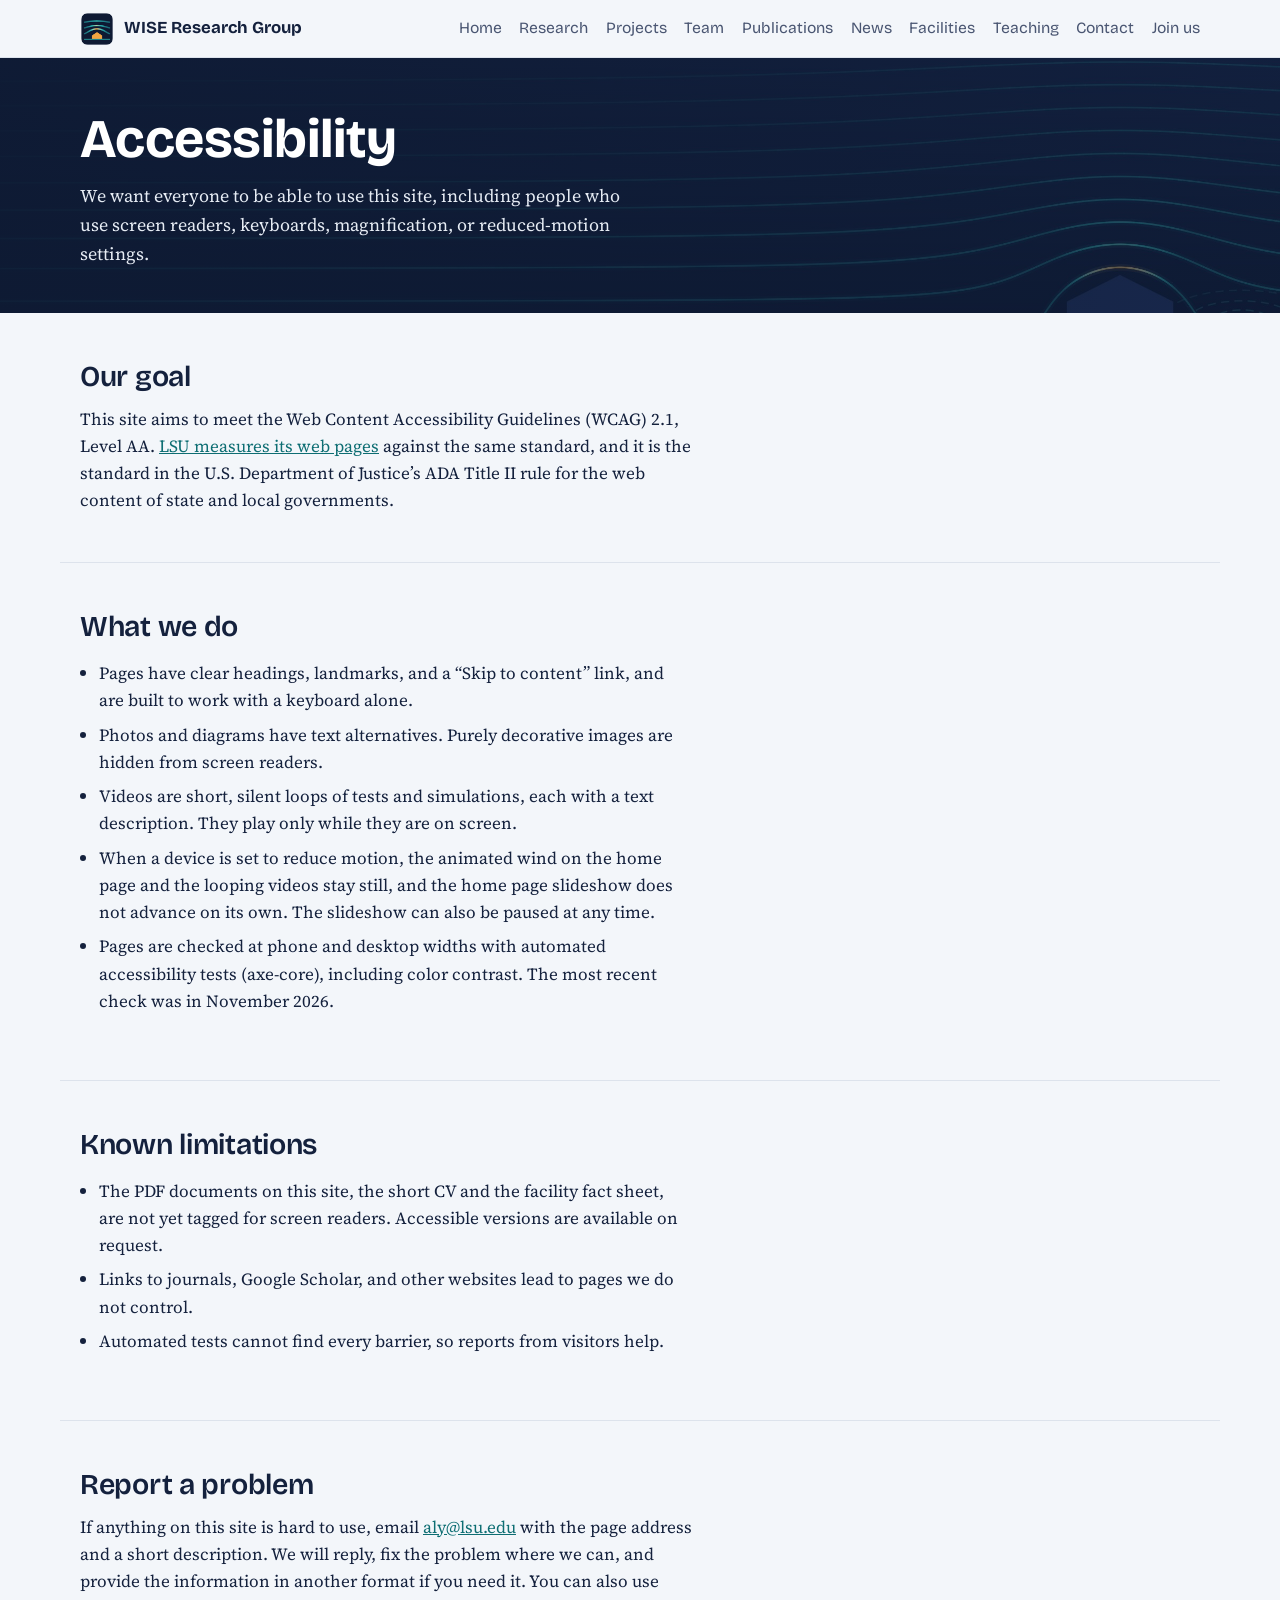
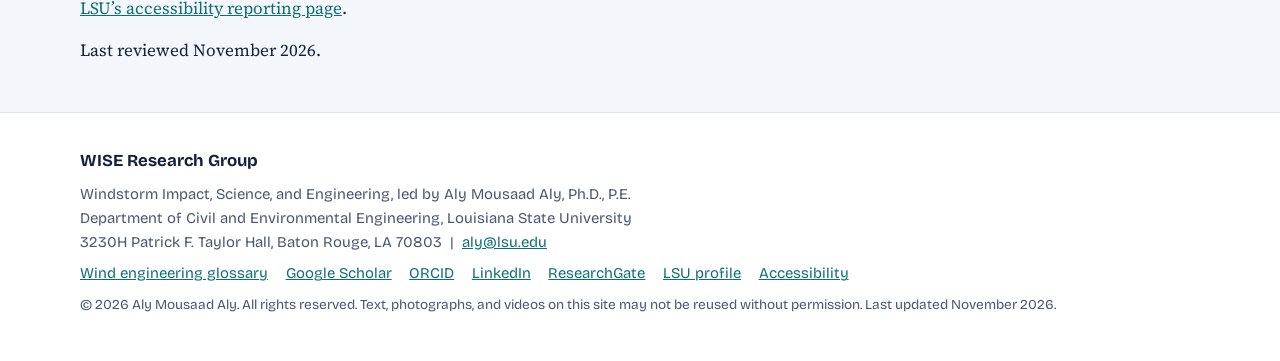
<file: accessibility.html>
<!DOCTYPE html>
<html lang="en">
<head>
<meta charset="utf-8">
<meta name="viewport" content="width=device-width, initial-scale=1">
<title>Accessibility | WISE Research Group</title>
<meta name="description" content="How the WISE Research Group website supports accessibility, its known limitations, and how to report a problem.">
<link rel="canonical" href="https://wise-research-group.github.io/accessibility.html">
<meta property="og:type" content="website">
<meta property="og:site_name" content="WISE Research Group">
<meta property="og:title" content="Accessibility | WISE Research Group">
<meta property="og:description" content="How the WISE Research Group website supports accessibility, its known limitations, and how to report a problem.">
<meta property="og:url" content="https://wise-research-group.github.io/accessibility.html">
<meta property="og:image" content="https://wise-research-group.github.io/assets/img/og-image.jpg">
<meta name="twitter:card" content="summary_large_image">
<link rel="icon" type="image/png" sizes="32x32" href="assets/img/favicon-32.png">
<link rel="apple-touch-icon" href="assets/img/apple-touch-icon.png">
<meta name="theme-color" content="#14213D">
<link rel="preconnect" href="https://fonts.googleapis.com">
<link rel="preconnect" href="https://fonts.gstatic.com" crossorigin>
<link href="https://fonts.googleapis.com/css2?family=Bricolage+Grotesque:opsz,wght@12..96,400;12..96,600;12..96,700&amp;family=Source+Serif+4:ital,opsz,wght@0,8..60,400;0,8..60,600;1,8..60,400&amp;display=swap" rel="stylesheet">
<link rel="stylesheet" href="assets/site.css?v=47">
<script>document.documentElement.className+=' js';</script>
</head>
<body>
<a class="skip" href="#main">Skip to content</a>
<header class="site-header">
  <div class="inner">
    <a class="brand" href="index.html"><img src="assets/img/logo.png" alt="" width="34" height="34">WISE Research Group</a>
    <button class="nav-toggle" type="button" aria-expanded="false" aria-controls="site-nav">Menu</button>
    <nav id="site-nav" class="site-nav" aria-label="Main"><a href="index.html">Home</a><a href="research.html">Research</a><a href="projects.html">Projects</a><a href="team.html">Team</a><a href="publications.html">Publications</a><a href="news.html">News</a><a href="facilities.html">Facilities</a><a href="teaching.html">Teaching</a><a href="contact.html">Contact</a><a href="join.html">Join us</a></nav>
  </div>
</header>
<main id="main">
<section class="page-band"><div class="inner"><h1>Accessibility</h1><p class="lede">We want everyone to be able to use this site, including people who use screen readers, keyboards, magnification, or reduced-motion settings.</p></div></section>
<section class="section"><div class="prose">
<h2>Our goal</h2>
<p>This site aims to meet the Web Content Accessibility Guidelines (WCAG) 2.1, Level AA. <a href="https://lsu.edu/ocr-tix/accessibility/digital-accessibility/requirements.php">LSU measures its web pages</a> against the same standard, and it is the standard in the U.S. Department of Justice&rsquo;s ADA Title II rule for the web content of state and local governments.</p>
</div></section>
<section class="section"><div class="prose">
<h2>What we do</h2>
<ul class="bullets">
<li>Pages have clear headings, landmarks, and a &ldquo;Skip to content&rdquo; link, and are built to work with a keyboard alone.</li>
<li>Photos and diagrams have text alternatives. Purely decorative images are hidden from screen readers.</li>
<li>Videos are short, silent loops of tests and simulations, each with a text description. They play only while they are on screen.</li>
<li>When a device is set to reduce motion, the animated wind on the home page and the looping videos stay still, and the home page slideshow does not advance on its own. The slideshow can also be paused at any time.</li>
<li>Pages are checked at phone and desktop widths with automated accessibility tests (axe-core), including color contrast. The most recent check was in November 2026.</li>
</ul>
</div></section>
<section class="section"><div class="prose">
<h2>Known limitations</h2>
<ul class="bullets">
<li>The PDF documents on this site, the short CV and the facility fact sheet, are not yet tagged for screen readers. Accessible versions are available on request.</li>
<li>Links to journals, Google Scholar, and other websites lead to pages we do not control.</li>
<li>Automated tests cannot find every barrier, so reports from visitors help.</li>
</ul>
</div></section>
<section class="section"><div class="prose">
<h2>Report a problem</h2>
<p>If anything on this site is hard to use, email <a href="mailto:aly@lsu.edu?subject=Website%20accessibility">aly@lsu.edu</a> with the page address and a short description. We will reply, fix the problem where we can, and provide the information in another format if you need it. You can also use <a href="https://lsu.edu/ocr-tix/accessibility/report.php">LSU&rsquo;s accessibility reporting page</a>.</p>
<p>Last reviewed November 2026.</p>
</div></section>
</main>
<footer class="site-footer">
  <div class="inner">
    <p class="f-brand">WISE Research Group</p>
    <p>Windstorm Impact, Science, and Engineering, led by Aly Mousaad Aly, Ph.D., P.E.<br>
    Department of Civil and Environmental Engineering, Louisiana State University<br>
    3230H Patrick F. Taylor Hall, Baton Rouge, LA 70803 &nbsp;|&nbsp; <a href="mailto:aly@lsu.edu">aly@lsu.edu</a></p>
    <p class="f-links"><a href="glossary.html">Wind engineering glossary</a><a href="https://scholar.google.com/citations?user=6DztFFsAAAAJ&amp;hl=en">Google Scholar</a><a href="https://orcid.org/0000-0002-1253-139X">ORCID</a><a href="https://www.linkedin.com/in/aly-mousaad-aly-a0b421186">LinkedIn</a><a href="https://www.researchgate.net/profile/Aly-Mousaad-Aly">ResearchGate</a><a href="https://www.lsu.edu/eng/cee/people/aly.php">LSU profile</a><a href="accessibility.html">Accessibility</a></p>
    <p class="f-small">&copy; 2026 Aly Mousaad Aly. All rights reserved. Text, photographs, and videos on this site may not be reused without permission. Last updated November 2026.</p>
  </div>
</footer>
<script src="assets/site.js?v=47"></script>
</body>
</html>
</file>
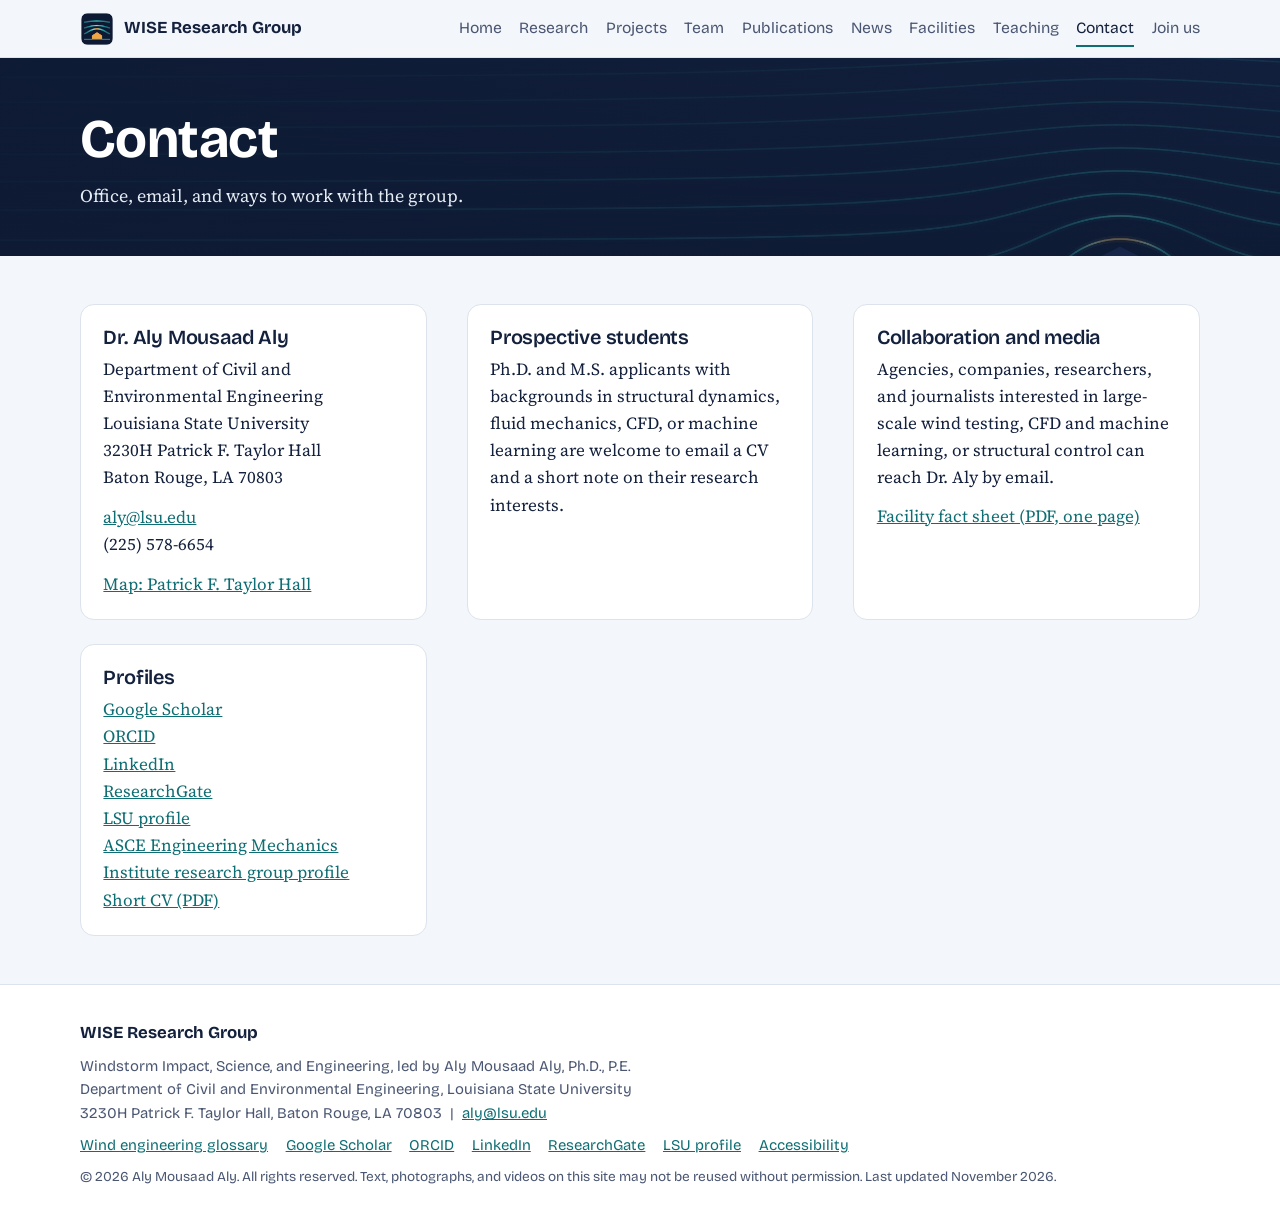
<file: contact.html>
<!DOCTYPE html>
<html lang="en">
<head>
<meta charset="utf-8">
<meta name="viewport" content="width=device-width, initial-scale=1">
<title>Contact | WISE Research Group | Aly Mousaad Aly</title>
<meta name="description" content="Contact Aly Mousaad Aly and the WISE Research Group at Louisiana State University: office, email, and information for prospective students and collaborators.">
<link rel="canonical" href="https://wise-research-group.github.io/contact.html">
<meta property="og:type" content="website">
<meta property="og:site_name" content="WISE Research Group">
<meta property="og:title" content="Contact | WISE Research Group | Aly Mousaad Aly">
<meta property="og:description" content="Contact Aly Mousaad Aly and the WISE Research Group at Louisiana State University: office, email, and information for prospective students and collaborators.">
<meta property="og:url" content="https://wise-research-group.github.io/contact.html">
<meta property="og:image" content="https://wise-research-group.github.io/assets/img/og-image.jpg">
<meta name="twitter:card" content="summary_large_image">
<link rel="icon" type="image/png" sizes="32x32" href="assets/img/favicon-32.png">
<link rel="apple-touch-icon" href="assets/img/apple-touch-icon.png">
<meta name="theme-color" content="#14213D">
<link rel="preconnect" href="https://fonts.googleapis.com">
<link rel="preconnect" href="https://fonts.gstatic.com" crossorigin>
<link href="https://fonts.googleapis.com/css2?family=Bricolage+Grotesque:opsz,wght@12..96,400;12..96,600;12..96,700&amp;family=Source+Serif+4:ital,opsz,wght@0,8..60,400;0,8..60,600;1,8..60,400&amp;display=swap" rel="stylesheet">
<link rel="stylesheet" href="assets/site.css?v=47">
<script>document.documentElement.className+=' js';</script>
</head>
<body>
<a class="skip" href="#main">Skip to content</a>
<header class="site-header">
  <div class="inner">
    <a class="brand" href="index.html"><img src="assets/img/logo.png" alt="" width="34" height="34">WISE Research Group</a>
    <button class="nav-toggle" type="button" aria-expanded="false" aria-controls="site-nav">Menu</button>
    <nav id="site-nav" class="site-nav" aria-label="Main"><a href="index.html">Home</a><a href="research.html">Research</a><a href="projects.html">Projects</a><a href="team.html">Team</a><a href="publications.html">Publications</a><a href="news.html">News</a><a href="facilities.html">Facilities</a><a href="teaching.html">Teaching</a><a href="contact.html" aria-current="page">Contact</a><a href="join.html">Join us</a></nav>
  </div>
</header>
<main id="main">
<section class="page-band"><div class="inner"><h1>Contact</h1><p class="lede">Office, email, and ways to work with the group.</p></div></section>
<section class="section"><div class="contact-grid">
<div class="card-plain"><h2>Dr. Aly Mousaad Aly</h2><p>Department of Civil and Environmental Engineering<br>Louisiana State University<br>3230H Patrick F. Taylor Hall<br>Baton Rouge, LA 70803</p>
<p style="margin-top:.8rem"><a href="mailto:aly@lsu.edu">aly@lsu.edu</a><br>(225) 578-6654</p>
<p style="margin-top:.8rem"><a href="https://www.google.com/maps/search/?api=1&amp;query=Patrick+F.+Taylor+Hall+Louisiana+State+University">Map: Patrick F. Taylor Hall</a></p></div>
<div class="card-plain"><h2>Prospective students</h2><p>Ph.D. and M.S. applicants with backgrounds in structural dynamics, fluid mechanics, CFD, or machine learning are welcome to email a CV and a short note on their research interests.</p></div>
<div class="card-plain"><h2>Collaboration and media</h2><p>Agencies, companies, researchers, and journalists interested in large-scale wind testing, CFD and machine learning, or structural control can reach Dr. Aly by email.</p><p style="margin-top:.7rem"><a href="assets/WISE_Open-Jet_Facility_Fact_Sheet.pdf">Facility fact sheet (PDF, one page)</a></p></div>
<div class="card-plain"><h2>Profiles</h2><p><a href="https://scholar.google.com/citations?user=6DztFFsAAAAJ&amp;hl=en">Google Scholar</a><br><a href="https://orcid.org/0000-0002-1253-139X">ORCID</a><br><a href="https://www.linkedin.com/in/aly-mousaad-aly-a0b421186">LinkedIn</a><br><a href="https://www.researchgate.net/profile/Aly-Mousaad-Aly">ResearchGate</a><br><a href="https://www.lsu.edu/eng/cee/people/aly.php">LSU profile</a><br><a href="https://www.asce.org/communities/institutes-and-technical-groups/engineering-mechanics-institute/research-group-profiles/wind-engineering-and-science-for-smart-resilient-and-sustainable-21st-century-infrastructure">ASCE Engineering Mechanics Institute research group profile</a><br><a href="assets/Aly_Short_CV.pdf">Short CV (PDF)</a></p></div>
</div></section>
</main>
<footer class="site-footer">
  <div class="inner">
    <p class="f-brand">WISE Research Group</p>
    <p>Windstorm Impact, Science, and Engineering, led by Aly Mousaad Aly, Ph.D., P.E.<br>
    Department of Civil and Environmental Engineering, Louisiana State University<br>
    3230H Patrick F. Taylor Hall, Baton Rouge, LA 70803 &nbsp;|&nbsp; <a href="mailto:aly@lsu.edu">aly@lsu.edu</a></p>
    <p class="f-links"><a href="glossary.html">Wind engineering glossary</a><a href="https://scholar.google.com/citations?user=6DztFFsAAAAJ&amp;hl=en">Google Scholar</a><a href="https://orcid.org/0000-0002-1253-139X">ORCID</a><a href="https://www.linkedin.com/in/aly-mousaad-aly-a0b421186">LinkedIn</a><a href="https://www.researchgate.net/profile/Aly-Mousaad-Aly">ResearchGate</a><a href="https://www.lsu.edu/eng/cee/people/aly.php">LSU profile</a><a href="accessibility.html">Accessibility</a></p>
    <p class="f-small">&copy; 2026 Aly Mousaad Aly. All rights reserved. Text, photographs, and videos on this site may not be reused without permission. Last updated November 2026.</p>
  </div>
</footer>
<script src="assets/site.js?v=47"></script>
</body>
</html>
</file>
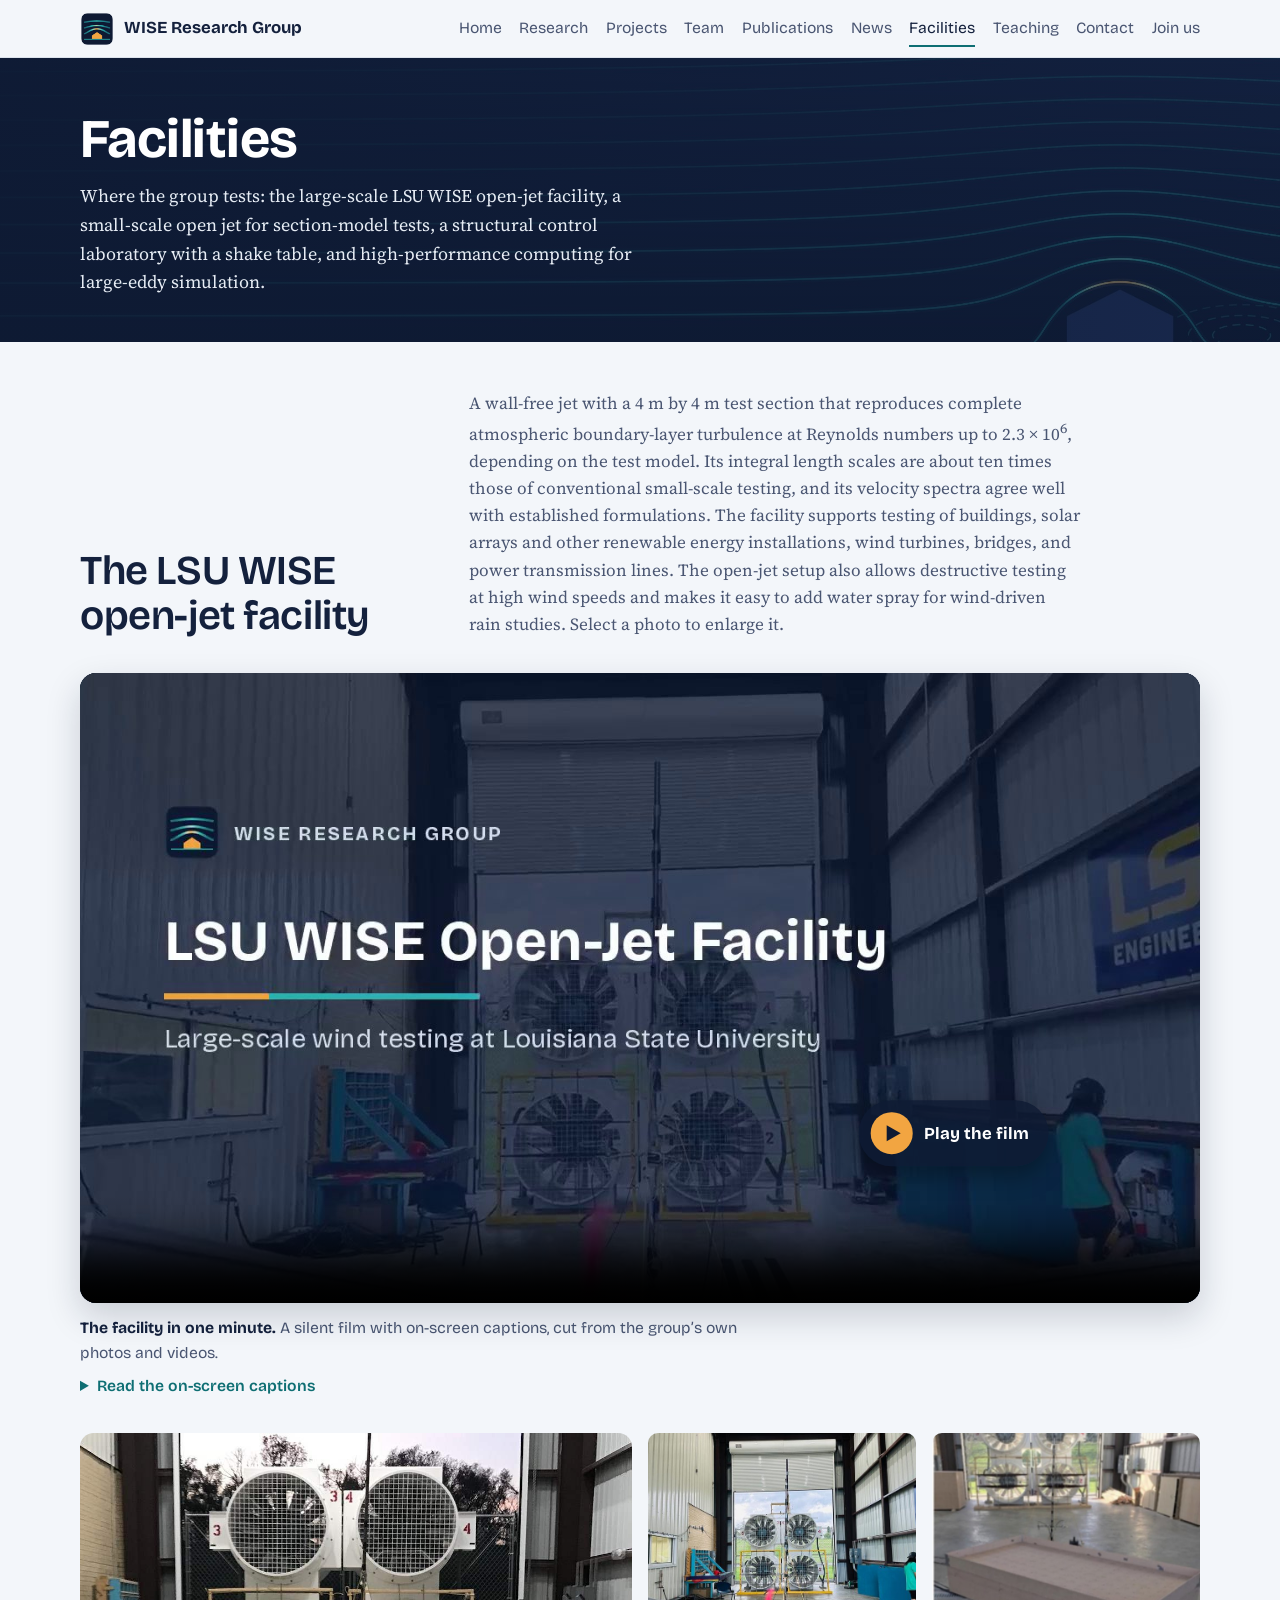
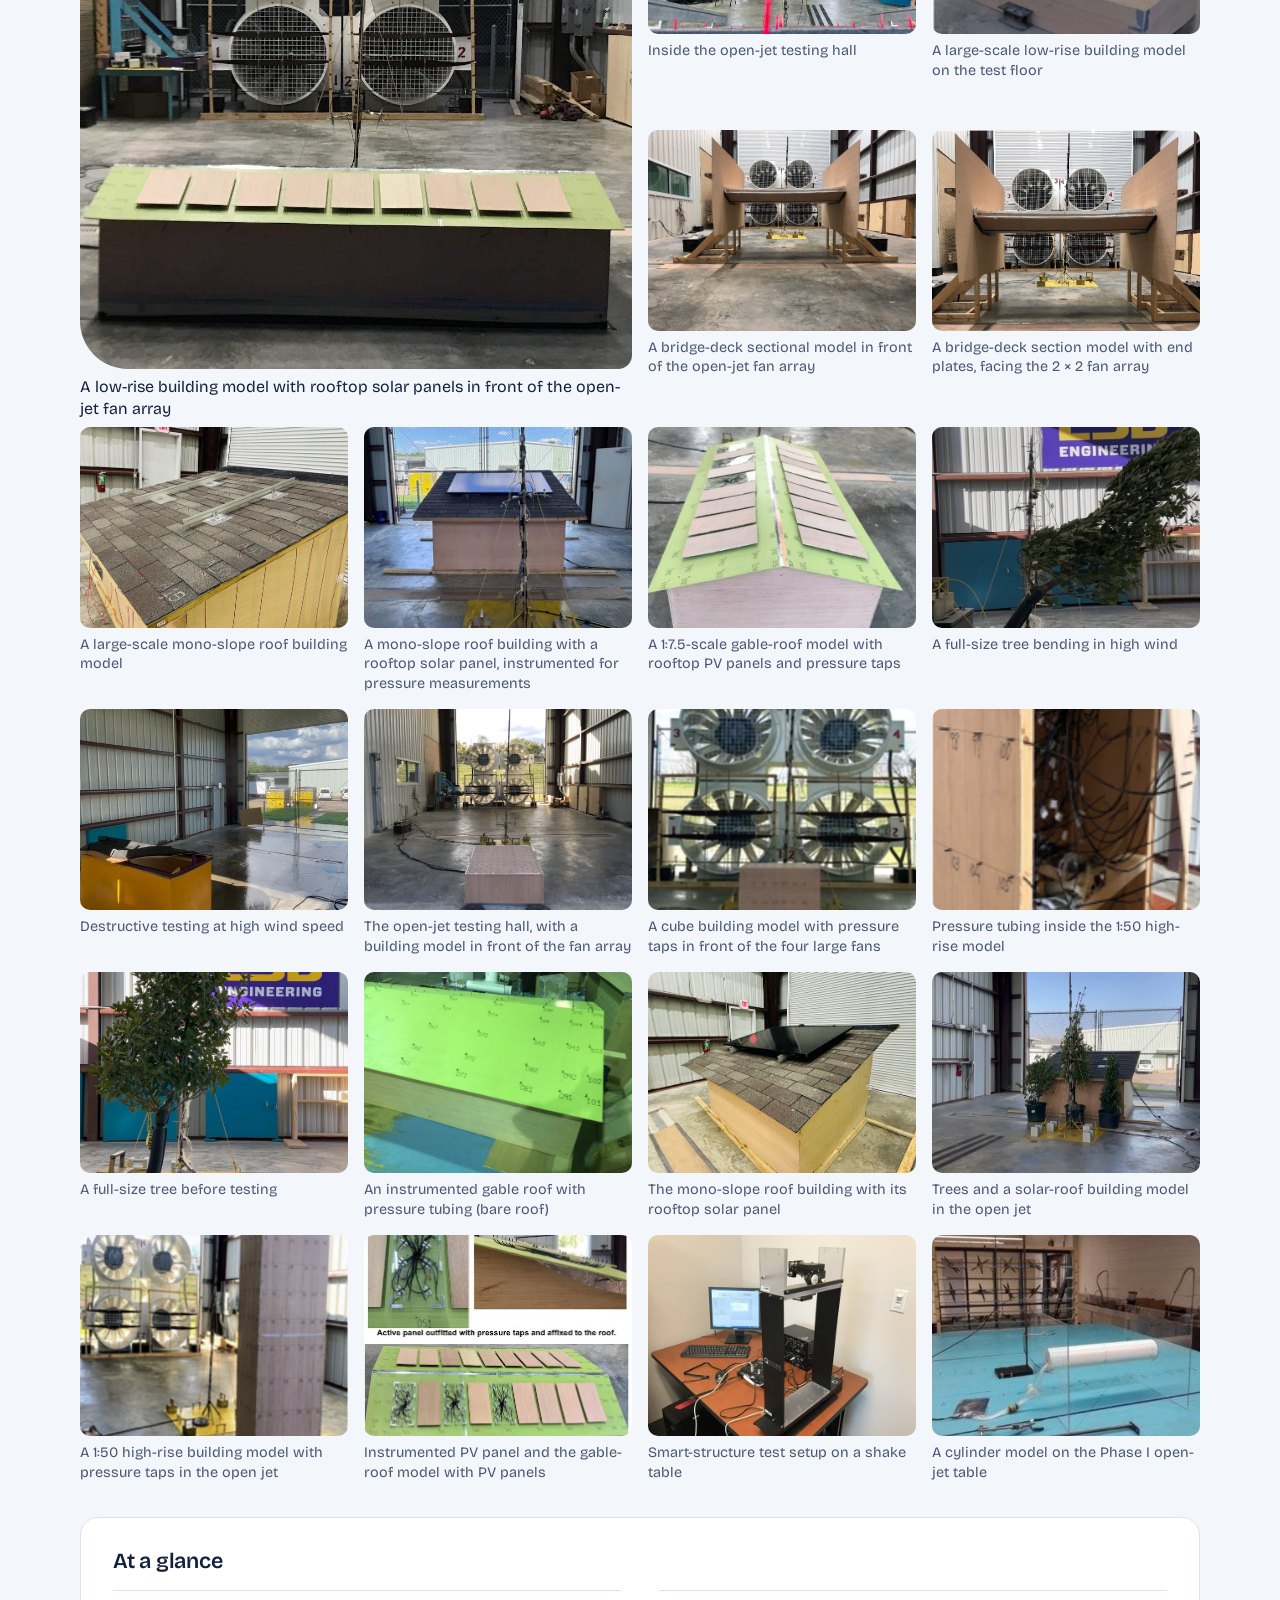
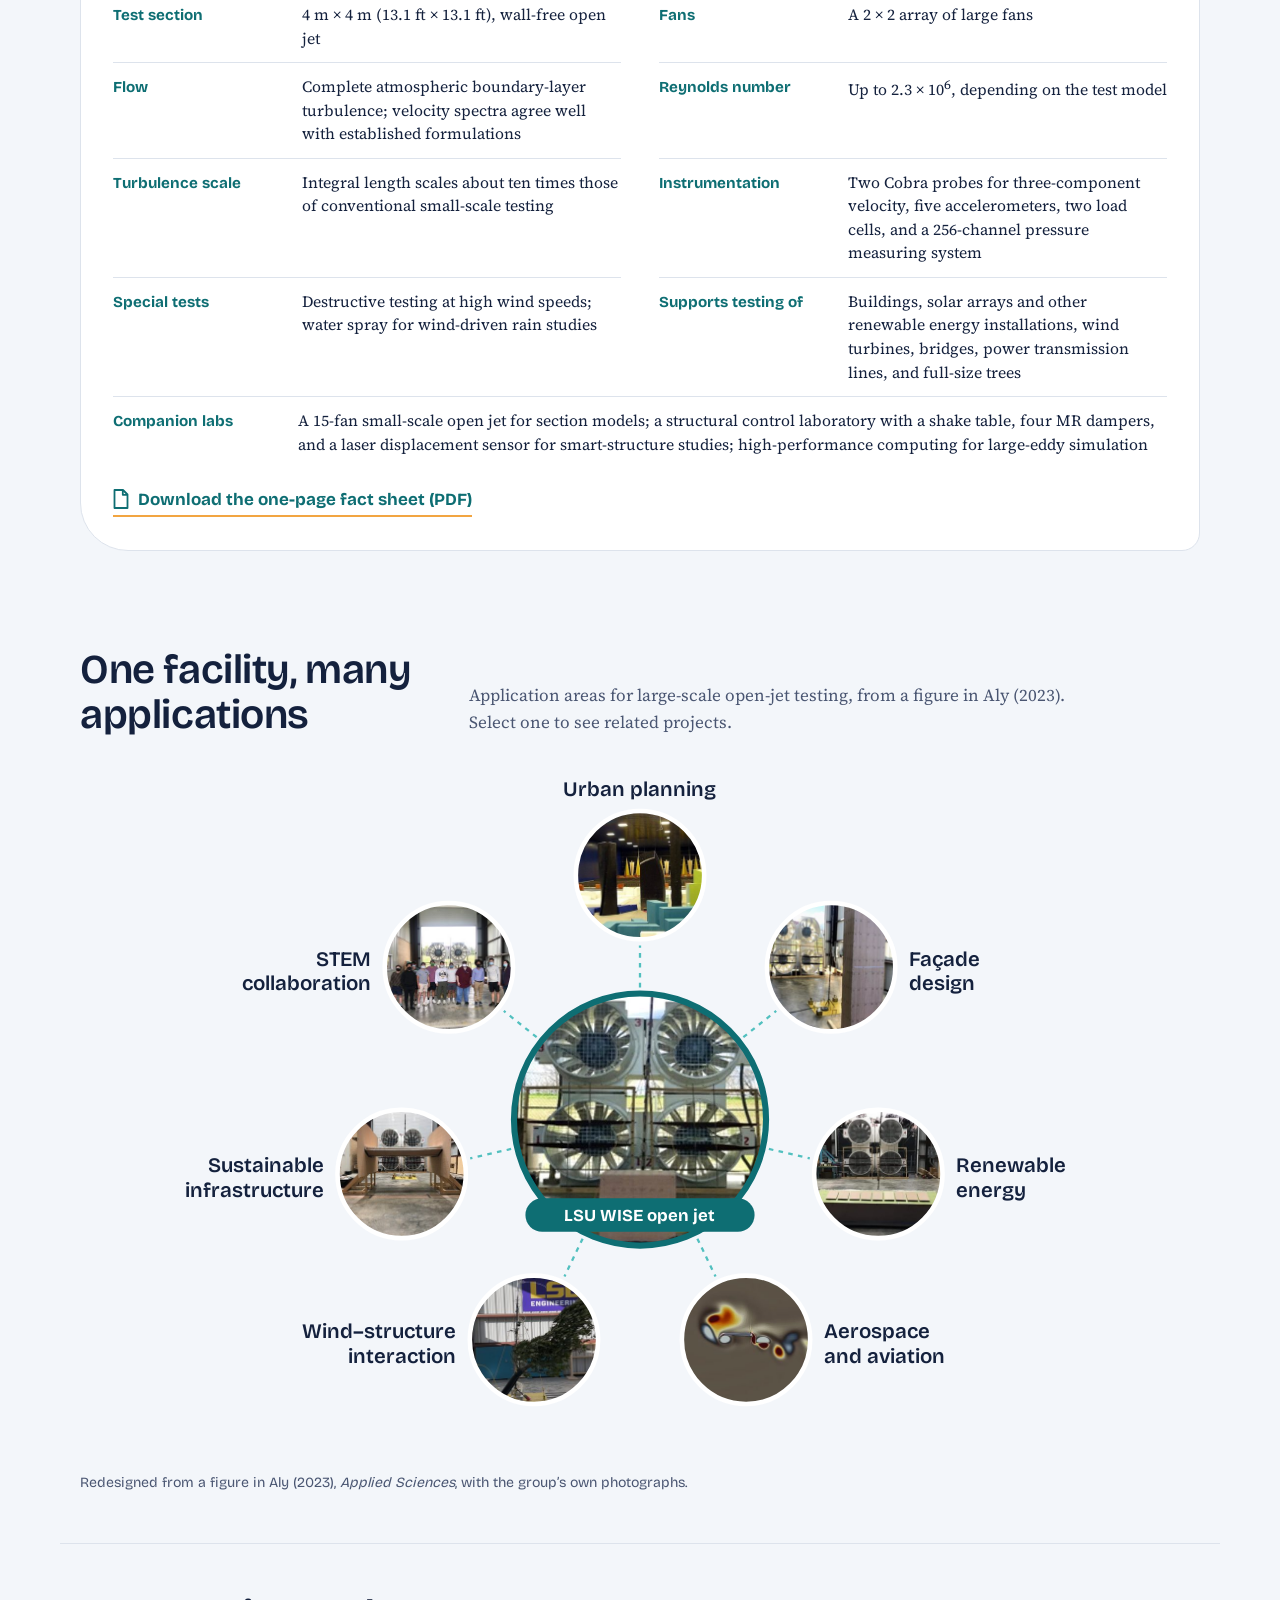
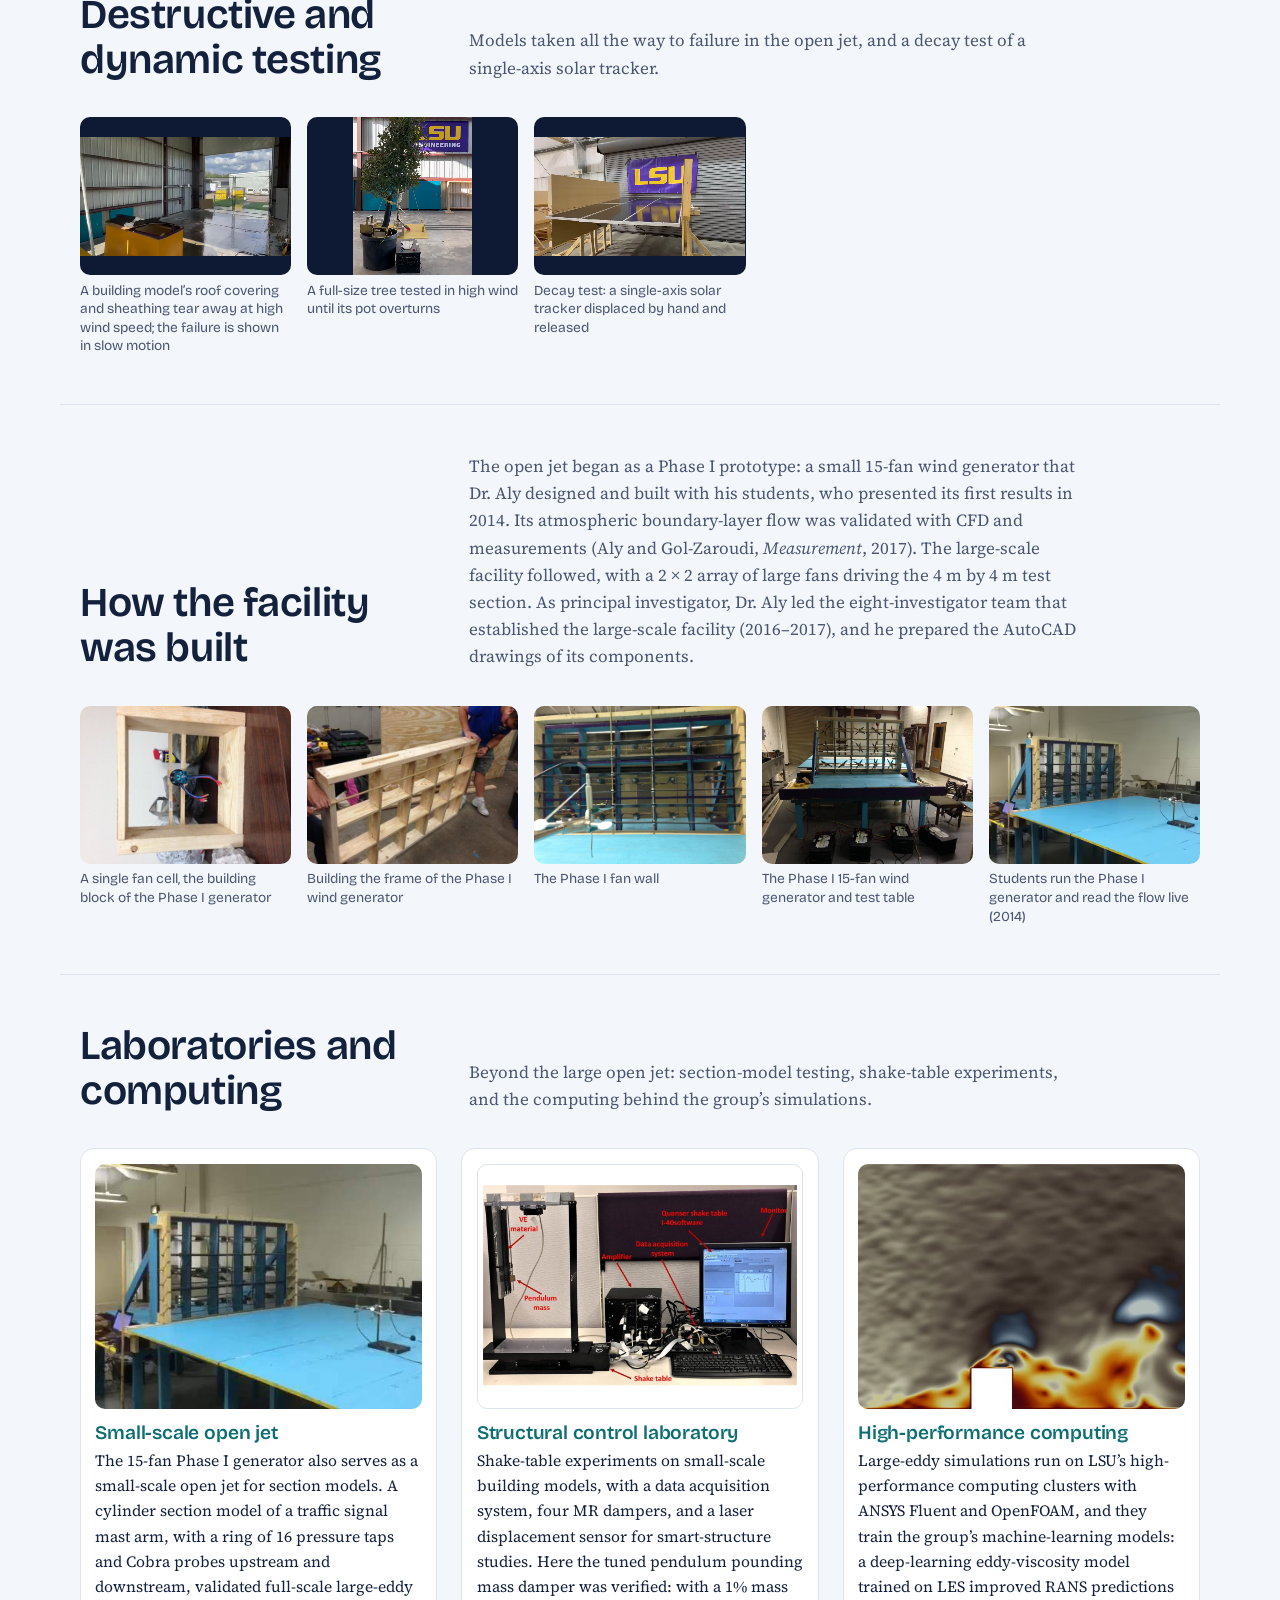
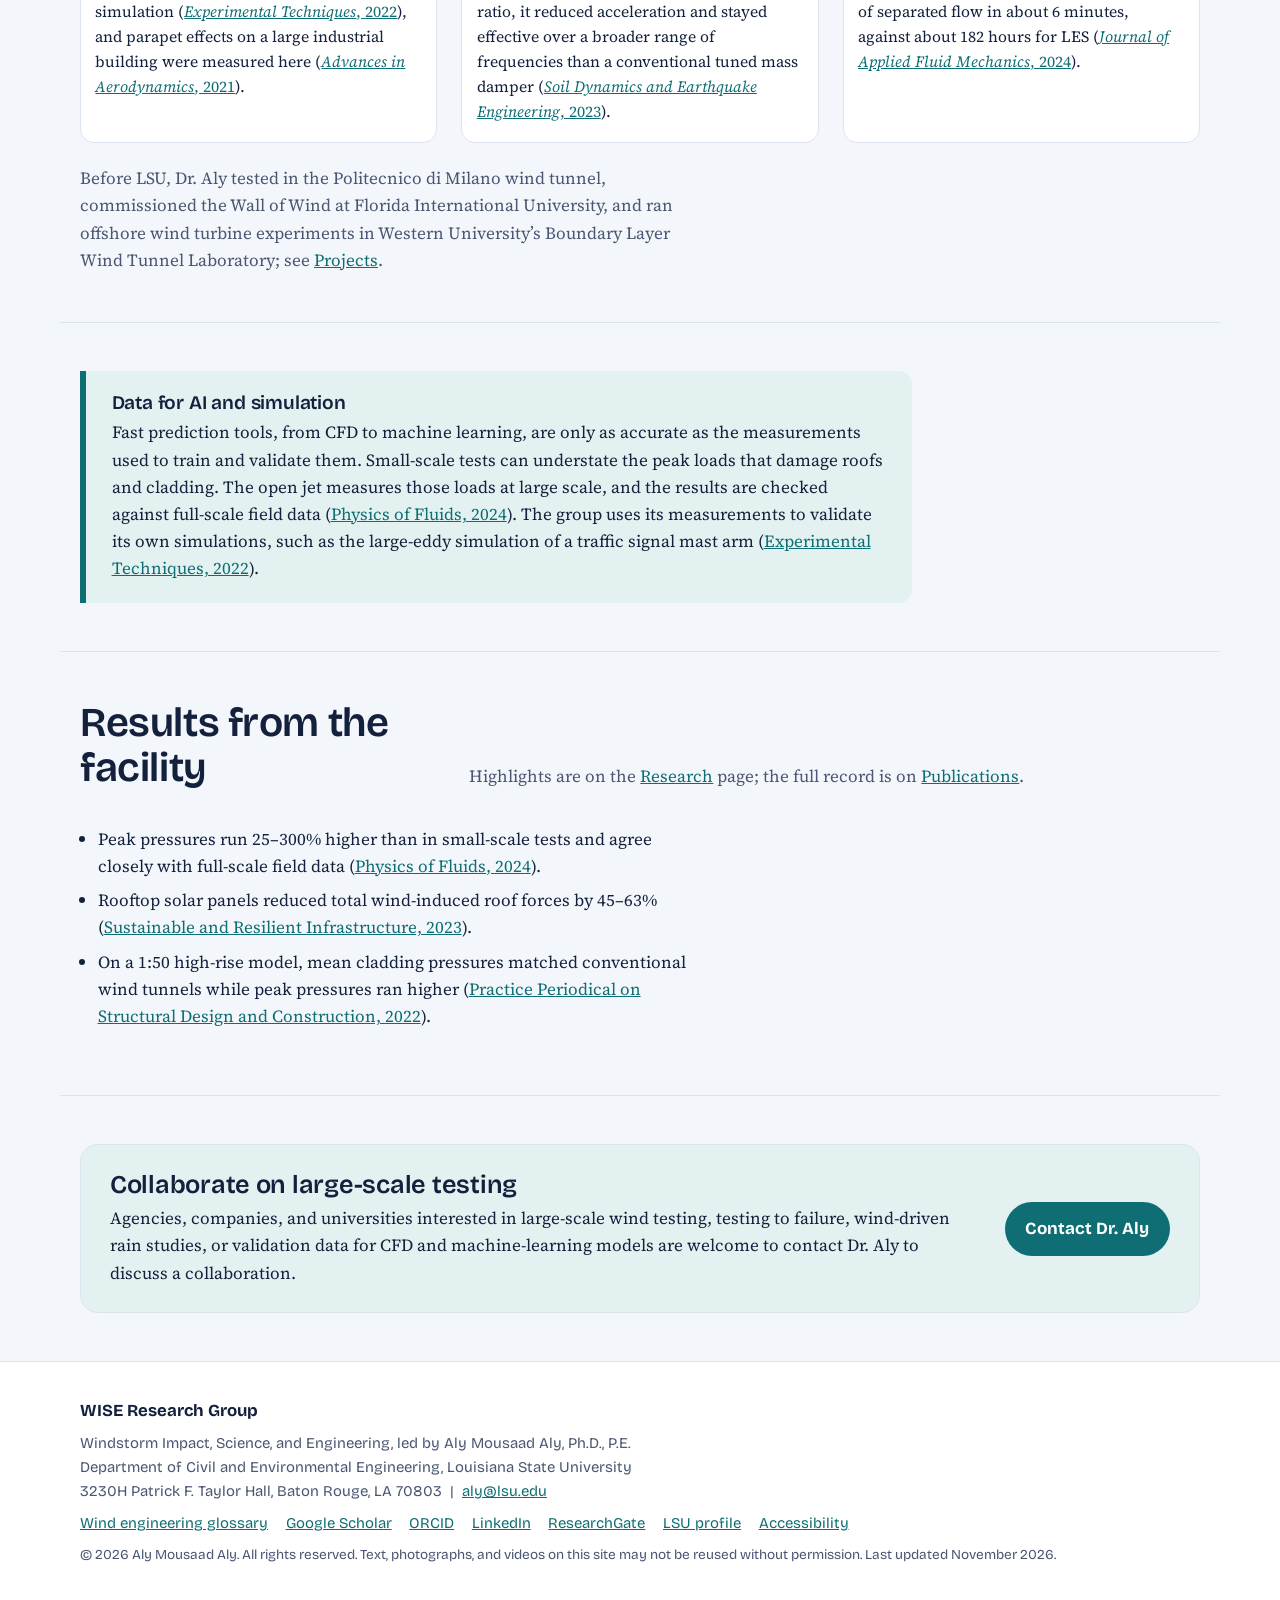
<file: facilities.html>
<!DOCTYPE html>
<html lang="en">
<head>
<meta charset="utf-8">
<meta name="viewport" content="width=device-width, initial-scale=1">
<title>Facilities | LSU WISE Open-Jet Facility | WISE Research Group</title>
<meta name="description" content="The LSU WISE open-jet facility: a 4 m by 4 m test section with full boundary-layer turbulence for large-scale and destructive wind testing.">
<link rel="canonical" href="https://wise-research-group.github.io/facilities.html">
<meta property="og:type" content="website">
<meta property="og:site_name" content="WISE Research Group">
<meta property="og:title" content="Facilities | LSU WISE Open-Jet Facility | WISE Research Group">
<meta property="og:description" content="The LSU WISE open-jet facility: a 4 m by 4 m test section with full boundary-layer turbulence for large-scale and destructive wind testing.">
<meta property="og:url" content="https://wise-research-group.github.io/facilities.html">
<meta property="og:image" content="https://wise-research-group.github.io/assets/img/og-image.jpg">
<meta name="twitter:card" content="summary_large_image">
<link rel="icon" type="image/png" sizes="32x32" href="assets/img/favicon-32.png">
<link rel="apple-touch-icon" href="assets/img/apple-touch-icon.png">
<meta name="theme-color" content="#14213D">
<link rel="preconnect" href="https://fonts.googleapis.com">
<link rel="preconnect" href="https://fonts.gstatic.com" crossorigin>
<link href="https://fonts.googleapis.com/css2?family=Bricolage+Grotesque:opsz,wght@12..96,400;12..96,600;12..96,700&amp;family=Source+Serif+4:ital,opsz,wght@0,8..60,400;0,8..60,600;1,8..60,400&amp;display=swap" rel="stylesheet">
<link rel="stylesheet" href="assets/site.css?v=47">
<script type="application/ld+json">{"@context": "https://schema.org", "@type": "VideoObject", "name": "The LSU WISE open-jet facility in one minute", "description": "A silent, captioned film of the LSU WISE open-jet facility at Louisiana State University: its 4 m by 4 m test section, atmospheric boundary-layer flow, testing to failure, full-size trees, validation against full-scale field data, and the 2014 Phase I generator.", "thumbnailUrl": "https://wise-research-group.github.io/assets/photos/wise-facility-film-poster.jpg", "uploadDate": "2026-11-27", "duration": "PT56S", "contentUrl": "https://wise-research-group.github.io/assets/photos/wise-facility-film.mp4", "publisher": {"@type": "Organization", "name": "WISE Research Group, Louisiana State University", "url": "https://wise-research-group.github.io/"}}</script>
<script>document.documentElement.className+=' js';</script>
</head>
<body>
<a class="skip" href="#main">Skip to content</a>
<header class="site-header">
  <div class="inner">
    <a class="brand" href="index.html"><img src="assets/img/logo.png" alt="" width="34" height="34">WISE Research Group</a>
    <button class="nav-toggle" type="button" aria-expanded="false" aria-controls="site-nav">Menu</button>
    <nav id="site-nav" class="site-nav" aria-label="Main"><a href="index.html">Home</a><a href="research.html">Research</a><a href="projects.html">Projects</a><a href="team.html">Team</a><a href="publications.html">Publications</a><a href="news.html">News</a><a href="facilities.html" aria-current="page">Facilities</a><a href="teaching.html">Teaching</a><a href="contact.html">Contact</a><a href="join.html">Join us</a></nav>
  </div>
</header>
<main id="main">
<section class="page-band"><div class="inner"><h1>Facilities</h1><p class="lede">Where the group tests: the large-scale LSU WISE open-jet facility, a small-scale open jet for section-model tests, a structural control laboratory with a shake table, and high-performance computing for large-eddy simulation.</p></div></section>
<section class="section">
  <div class="head"><h2>The LSU WISE open-jet facility</h2>
  <p>A wall-free jet with a 4 m by 4 m test section that reproduces complete atmospheric boundary-layer turbulence at Reynolds numbers up to 2.3&nbsp;&times;&nbsp;10<sup>6</sup>, depending on the test model. Its integral length scales are about ten times those of conventional small-scale testing, and its velocity spectra agree well with established formulations. The facility supports testing of buildings, solar arrays and other renewable energy installations, wind turbines, bridges, and power transmission lines. The open-jet setup also allows destructive testing at high wind speeds and makes it easy to add water spray for wind-driven rain studies. Select a photo to enlarge it.</p></div>
  <figure class="film" id="film">
    <div class="film-frame"><video controls preload="none" playsinline width="1280" height="720" poster="assets/photos/wise-facility-film-poster.jpg" aria-describedby="film-text"><source src="assets/photos/wise-facility-film.mp4" type="video/mp4"><a href="assets/photos/wise-facility-film.mp4">Download the film (MP4, 56 seconds)</a></video></div>
    <figcaption><b>The facility in one minute.</b> A silent film with on-screen captions, cut from the group&rsquo;s own photos and videos.
      <details id="film-text"><summary>Read the on-screen captions</summary>
      <ol>
        <li>LSU WISE Open-Jet Facility: large-scale wind testing at Louisiana State University.</li>
        <li>The facility: a wall-free open jet with a 4&nbsp;m &times; 4&nbsp;m test section.</li>
        <li>The flow: complete atmospheric boundary-layer turbulence, at Reynolds numbers up to 2.3&nbsp;&times;&nbsp;10<sup>6</sup>.</li>
        <li>Scale: integral length scales about ten times those of conventional small-scale testing.</li>
        <li>Testing to failure: a building model&rsquo;s roof covering and sheathing tear away (slow motion).</li>
        <li>Full-size trees: a full-size tree tested in high wind until its pot overturns.</li>
        <li>Validation: peak roof pressures measured at large scale, checked against full-scale field data.</li>
        <li>Data for AI and simulation: CFD and machine-learning models are only as accurate as the measurements used to train and validate them.</li>
        <li>Where it began: in 2014, students run the group&rsquo;s first open-jet generator and read the flow live.</li>
        <li>WISE Research Group: Windstorm Impact, Science, and Engineering, Louisiana State University.</li>
      </ol></details>
    </figcaption>
  </figure>
  <div class="mosaic">
<figure class="tile lead"><button type="button" aria-label="Enlarge: A low-rise building model with rooftop solar panels in front of the open-jet fan array"><img loading="lazy" src="assets/photos/openjet-fans-solar-model.jpg" alt="A low-rise building model with rooftop solar panels in front of the open-jet fan array" onerror="this.closest('figure').remove()"></button><figcaption>A low-rise building model with rooftop solar panels in front of the open-jet fan array</figcaption></figure>
<figure class="tile"><button type="button" aria-label="Enlarge: Inside the open-jet testing hall"><img loading="lazy" src="assets/photos/openjet-hall.jpg" srcset="assets/photos/openjet-hall-sm.jpg 853w, assets/photos/openjet-hall.jpg 1280w" sizes="(max-width: 860px) 50vw, 268px" alt="Inside the open-jet testing hall" onerror="this.closest('figure').remove()"></button><figcaption>Inside the open-jet testing hall</figcaption></figure>
<figure class="tile"><button type="button" aria-label="Enlarge: A large-scale low-rise building model on the test floor"><img loading="lazy" src="assets/photos/openjet-lowrise-model.jpg" srcset="assets/photos/openjet-lowrise-model-sm.jpg 640w, assets/photos/openjet-lowrise-model.jpg 1538w" sizes="(max-width: 860px) 50vw, 268px" alt="A large-scale low-rise building model on the test floor" onerror="this.closest('figure').remove()"></button><figcaption>A large-scale low-rise building model on the test floor</figcaption></figure>
<figure class="tile"><button type="button" aria-label="Enlarge: A bridge-deck sectional model in front of the open-jet fan array"><img loading="lazy" src="assets/photos/openjet-sectional-model.jpg" srcset="assets/photos/openjet-sectional-model-sm.jpg 640w, assets/photos/openjet-sectional-model.jpg 886w" sizes="(max-width: 860px) 50vw, 268px" alt="A bridge-deck sectional model in front of the open-jet fan array" onerror="this.closest('figure').remove()"></button><figcaption>A bridge-deck sectional model in front of the open-jet fan array</figcaption></figure>
<figure class="tile"><button type="button" aria-label="Enlarge: A bridge-deck section model with end plates, facing the 2 by 2 fan array"><img loading="lazy" src="assets/photos/openjet-bridge-model.jpg" alt="A bridge-deck section model with end plates, facing the 2 by 2 fan array" onerror="this.closest('figure').remove()"></button><figcaption>A bridge-deck section model with end plates, facing the 2 &times; 2 fan array</figcaption></figure>
<figure class="tile"><button type="button" aria-label="Enlarge: A large-scale mono-slope roof building model"><img loading="lazy" src="assets/photos/openjet-monoslope-roof.jpg" srcset="assets/photos/openjet-monoslope-roof-sm.jpg 853w, assets/photos/openjet-monoslope-roof.jpg 1600w" sizes="(max-width: 860px) 50vw, 268px" alt="A large-scale mono-slope roof building model" onerror="this.closest('figure').remove()"></button><figcaption>A large-scale mono-slope roof building model</figcaption></figure>
<figure class="tile"><button type="button" aria-label="Enlarge: A mono-slope roof building with a rooftop solar panel, instrumented for pressure measurements"><img loading="lazy" src="assets/photos/openjet-monoslope-solar.jpg" srcset="assets/photos/openjet-monoslope-solar-sm.jpg 712w, assets/photos/openjet-monoslope-solar.jpg 1028w" sizes="(max-width: 860px) 50vw, 268px" alt="A mono-slope roof building with a rooftop solar panel, instrumented for pressure measurements" onerror="this.closest('figure').remove()"></button><figcaption>A mono-slope roof building with a rooftop solar panel, instrumented for pressure measurements</figcaption></figure>
<figure class="tile"><button type="button" aria-label="Enlarge: A 1:7.5-scale gable-roof model with rooftop PV panels and pressure taps"><img loading="lazy" src="assets/photos/openjet-gable-pv-model.jpg" srcset="assets/photos/openjet-gable-pv-model-sm.jpg 640w, assets/photos/openjet-gable-pv-model.jpg 1100w" sizes="(max-width: 860px) 50vw, 268px" alt="A 1:7.5-scale gable-roof model with rooftop PV panels and pressure taps" onerror="this.closest('figure').remove()"></button><figcaption>A 1:7.5-scale gable-roof model with rooftop PV panels and pressure taps</figcaption></figure>
<figure class="tile"><button type="button" aria-label="Enlarge: A full-size tree bending in high wind"><img loading="lazy" src="assets/photos/openjet-tree-test.jpg" srcset="assets/photos/openjet-tree-test-sm.jpg 640w, assets/photos/openjet-tree-test.jpg 874w" sizes="(max-width: 860px) 50vw, 268px" alt="A full-size tree bending in high wind" onerror="this.closest('figure').remove()"></button><figcaption>A full-size tree bending in high wind</figcaption></figure>
<figure class="tile"><button type="button" aria-label="Enlarge: Destructive testing at high wind speed"><img loading="lazy" src="assets/photos/openjet-destructive-test.jpg" alt="Destructive testing at high wind speed" onerror="this.closest('figure').remove()"></button><figcaption>Destructive testing at high wind speed</figcaption></figure>
<figure class="tile"><button type="button" aria-label="Enlarge: The open-jet testing hall, with a building model in front of the fan array"><img loading="lazy" src="assets/photos/openjet-hall-portrait.jpg" srcset="assets/photos/openjet-hall-portrait-sm.jpg 640w, assets/photos/openjet-hall-portrait.jpg 1125w" sizes="(max-width: 860px) 50vw, 268px" alt="The open-jet testing hall, with a building model in front of the fan array" onerror="this.closest('figure').remove()"></button><figcaption>The open-jet testing hall, with a building model in front of the fan array</figcaption></figure>
<figure class="tile"><button type="button" aria-label="Enlarge: A cube building model with pressure taps in front of the four large fans"><img loading="lazy" src="assets/photos/openjet-cube-fans.jpg" srcset="assets/photos/openjet-cube-fans-sm.jpg 640w, assets/photos/openjet-cube-fans.jpg 1107w" sizes="(max-width: 860px) 50vw, 268px" alt="A cube building model with pressure taps in front of the four large fans" onerror="this.closest('figure').remove()"></button><figcaption>A cube building model with pressure taps in front of the four large fans</figcaption></figure>
<figure class="tile"><button type="button" aria-label="Enlarge: Pressure tubing inside the 1:50 high-rise model"><img loading="lazy" src="assets/photos/openjet-model-tubing.jpg" alt="Pressure tubing inside the 1:50 high-rise model" onerror="this.closest('figure').remove()"></button><figcaption>Pressure tubing inside the 1:50 high-rise model</figcaption></figure>
<figure class="tile"><button type="button" aria-label="Enlarge: A full-size tree before testing"><img loading="lazy" src="assets/photos/openjet-tree-before.jpg" srcset="assets/photos/openjet-tree-before-sm.jpg 640w, assets/photos/openjet-tree-before.jpg 900w" sizes="(max-width: 860px) 50vw, 268px" alt="A full-size tree before testing" onerror="this.closest('figure').remove()"></button><figcaption>A full-size tree before testing</figcaption></figure>
<figure class="tile"><button type="button" aria-label="Enlarge: An instrumented gable roof with pressure tubing (bare roof)"><img loading="lazy" src="assets/photos/openjet-pv-taps.jpg" srcset="assets/photos/openjet-pv-taps-sm.jpg 640w, assets/photos/openjet-pv-taps.jpg 1600w" sizes="(max-width: 860px) 50vw, 268px" alt="An instrumented gable roof with pressure tubing (bare roof)" onerror="this.closest('figure').remove()"></button><figcaption>An instrumented gable roof with pressure tubing (bare roof)</figcaption></figure>
<figure class="tile"><button type="button" aria-label="Enlarge: The mono-slope roof building with its rooftop solar panel"><img loading="lazy" src="assets/photos/openjet-monoslope-solar-side.jpg" srcset="assets/photos/openjet-monoslope-solar-side-sm.jpg 853w, assets/photos/openjet-monoslope-solar-side.jpg 1600w" sizes="(max-width: 860px) 50vw, 268px" alt="The mono-slope roof building with its rooftop solar panel" onerror="this.closest('figure').remove()"></button><figcaption>The mono-slope roof building with its rooftop solar panel</figcaption></figure>
<figure class="tile"><button type="button" aria-label="Enlarge: Trees and a solar-roof building model in the open jet"><img loading="lazy" src="assets/photos/openjet-trees-solar.jpg" srcset="assets/photos/openjet-trees-solar-sm.jpg 853w, assets/photos/openjet-trees-solar.jpg 1600w" sizes="(max-width: 860px) 50vw, 268px" alt="Trees and a solar-roof building model in the open jet" onerror="this.closest('figure').remove()"></button><figcaption>Trees and a solar-roof building model in the open jet</figcaption></figure>
<figure class="tile"><button type="button" aria-label="Enlarge: A 1:50 high-rise building model with pressure taps in the open jet"><img loading="lazy" src="assets/photos/tall_building.jpg" srcset="assets/photos/tall_building-sm.jpg 640w, assets/photos/tall_building.jpg 1100w" sizes="(max-width: 860px) 50vw, 268px" alt="A 1:50 high-rise building model with pressure taps in the open jet" onerror="this.closest('figure').remove()"></button><figcaption>A 1:50 high-rise building model with pressure taps in the open jet</figcaption></figure>
<figure class="tile"><button type="button" aria-label="Enlarge: Instrumented PV panel and the gable-roof model with PV panels"><img loading="lazy" src="assets/photos/building_solar_panels.jpg" alt="Instrumented PV panel and the gable-roof model with PV panels" onerror="this.closest('figure').remove()"></button><figcaption>Instrumented PV panel and the gable-roof model with PV panels</figcaption></figure>
<figure class="tile"><button type="button" aria-label="Enlarge: Smart-structure test setup on a shake table"><img loading="lazy" src="assets/photos/smart-structure.jpg" srcset="assets/photos/smart-structure-sm.jpg 640w, assets/photos/smart-structure.jpg 1024w" sizes="(max-width: 860px) 50vw, 268px" alt="Smart-structure test setup on a shake table" onerror="this.closest('figure').remove()"></button><figcaption>Smart-structure test setup on a shake table</figcaption></figure>
<figure class="tile"><button type="button" aria-label="Enlarge: A cylinder model on the Phase I open-jet table"><img loading="lazy" src="assets/photos/cylinder.jpg" alt="A cylinder model on the Phase I open-jet table" onerror="this.closest('figure').remove()"></button><figcaption>A cylinder model on the Phase I open-jet table</figcaption></figure>
  </div>
  <div class="specs">
    <h3>At a glance</h3>
    <dl class="spec-grid">
      <div><dt>Test section</dt><dd>4 m &times; 4 m (13.1 ft &times; 13.1 ft), wall-free open jet</dd></div>
      <div><dt>Fans</dt><dd>A 2 &times; 2 array of large fans</dd></div>
      <div><dt>Flow</dt><dd>Complete atmospheric boundary-layer turbulence; velocity spectra agree well with established formulations</dd></div>
      <div><dt>Reynolds number</dt><dd>Up to 2.3&nbsp;&times;&nbsp;10<sup>6</sup>, depending on the test model</dd></div>
      <div><dt>Turbulence scale</dt><dd>Integral length scales about ten times those of conventional small-scale testing</dd></div>
      <div><dt>Instrumentation</dt><dd>Two Cobra probes for three-component velocity, five accelerometers, two load cells, and a 256-channel pressure measuring system</dd></div>
      <div><dt>Special tests</dt><dd>Destructive testing at high wind speeds; water spray for wind-driven rain studies</dd></div>
      <div><dt>Supports testing of</dt><dd>Buildings, solar arrays and other renewable energy installations, wind turbines, bridges, power transmission lines, and full-size trees</dd></div>
      <div class="wide"><dt>Companion labs</dt><dd>A 15-fan small-scale open jet for section models; a structural control laboratory with a shake table, four MR dampers, and a laser displacement sensor for smart-structure studies; high-performance computing for large-eddy simulation</dd></div>
    </dl>
    <p class="spec-dl"><a href="assets/WISE_Open-Jet_Facility_Fact_Sheet.pdf"><svg aria-hidden="true" focusable="false" width="16" height="20" viewBox="0 0 16 20"><path d="M1.5 1h8.5l4.5 4.5V19h-13z" fill="none" stroke="currentColor" stroke-width="1.8" stroke-linejoin="round"/><path d="M9.8 1v4.8h4.7" fill="none" stroke="currentColor" stroke-width="1.8" stroke-linejoin="round"/></svg>Download the one-page fact sheet (PDF)</a></p>
  </div>
</section>
<dialog id="viewer" aria-label="Photo viewer">
  <figure><img id="vimg" alt=""><figcaption id="vcap"></figcaption></figure>
  <div class="vctl"><button type="button" id="vprev">Previous</button><button type="button" id="vnext">Next</button><button type="button" id="vclose">Close</button></div>
</dialog>
<section class="section" id="applications"><div class="head"><h2>One facility, many applications</h2><p>Application areas for large-scale open-jet testing, from a figure in Aly (2023). Select one to see related projects.</p></div><svg class="apps-svg" viewBox="0 0 1440 900" role="group" aria-labelledby="apps-t apps-d" xmlns="http://www.w3.org/2000/svg"><title id="apps-t">One facility, many applications</title><desc id="apps-d">The LSU WISE open-jet facility at the center, linked to seven applications: Urban planning, Façade design, Renewable energy, Aerospace and aviation, Wind–structure interaction, Sustainable infrastructure, STEM collaboration.</desc><defs><clipPath id="ac0"><circle cx="720" cy="455" r="165"/></clipPath><clipPath id="ac1"><circle cx="720.0" cy="135.0" r="84"/></clipPath><clipPath id="ac2"><circle cx="970.2" cy="255.5" r="84"/></clipPath><clipPath id="ac3"><circle cx="1032.0" cy="526.2" r="84"/></clipPath><clipPath id="ac4"><circle cx="858.8" cy="743.3" r="84"/></clipPath><clipPath id="ac5"><circle cx="581.2" cy="743.3" r="84"/></clipPath><clipPath id="ac6"><circle cx="408.0" cy="526.2" r="84"/></clipPath><clipPath id="ac7"><circle cx="469.8" cy="255.5" r="84"/></clipPath></defs><line x1="720.0" y1="282.0" x2="720.0" y2="227.0" class="apps-line"/><line x1="855.3" y1="347.1" x2="898.3" y2="312.8" class="apps-line"/><line x1="888.7" y1="493.5" x2="942.3" y2="505.7" class="apps-line"/><line x1="795.1" y1="610.9" x2="818.9" y2="660.4" class="apps-line"/><line x1="644.9" y1="610.9" x2="621.1" y2="660.4" class="apps-line"/><line x1="551.3" y1="493.5" x2="497.7" y2="505.7" class="apps-line"/><line x1="584.7" y1="347.1" x2="541.7" y2="312.8" class="apps-line"/><image href="assets/photos/app-hub.jpg" x="555" y="290" width="330" height="330" preserveAspectRatio="xMidYMid slice" clip-path="url(#ac0)"/><circle cx="720" cy="455" r="165" class="apps-hub"/><rect x="570" y="558" width="300" height="44" rx="22" class="apps-pill"/><text x="720" y="588" text-anchor="middle" class="apps-pill-text">LSU WISE open jet</text><a href="projects.html#urban-heat"><image href="assets/photos/app-urban.jpg" x="636.0" y="51.0" width="168" height="168" preserveAspectRatio="xMidYMid slice" clip-path="url(#ac1)"/><circle cx="720.0" cy="135.0" r="84" class="apps-node"/><text x="720.0" y="31.0" text-anchor="middle" class="apps-label">Urban planning</text></a><a href="projects.html#testing"><image href="assets/photos/app-facade.jpg" x="886.2" y="171.5" width="168" height="168" preserveAspectRatio="xMidYMid slice" clip-path="url(#ac2)"/><circle cx="970.2" cy="255.5" r="84" class="apps-node"/><text x="1072.2" y="253.5" text-anchor="start" class="apps-label">Fa&ccedil;ade<tspan x="1072.2" dy="32">design</tspan></text></a><a href="projects.html#solar"><image href="assets/photos/app-energy.jpg" x="948.0" y="442.2" width="168" height="168" preserveAspectRatio="xMidYMid slice" clip-path="url(#ac3)"/><circle cx="1032.0" cy="526.2" r="84" class="apps-node"/><text x="1134.0" y="524.2" text-anchor="start" class="apps-label">Renewable<tspan x="1134.0" dy="32">energy</tspan></text></a><a href="projects.html#cfd"><image href="assets/photos/app-aero.jpg" x="774.8" y="659.3" width="168" height="168" preserveAspectRatio="xMidYMid slice" clip-path="url(#ac4)"/><circle cx="858.8" cy="743.3" r="84" class="apps-node"/><text x="960.8" y="741.3" text-anchor="start" class="apps-label">Aerospace<tspan x="960.8" dy="32">and aviation</tspan></text></a><a href="projects.html#testing"><image href="assets/photos/app-wsi.jpg" x="497.2" y="659.3" width="168" height="168" preserveAspectRatio="xMidYMid slice" clip-path="url(#ac5)"/><circle cx="581.2" cy="743.3" r="84" class="apps-node"/><text x="479.2" y="741.3" text-anchor="end" class="apps-label">Wind&ndash;structure<tspan x="479.2" dy="32">interaction</tspan></text></a><a href="projects.html#transport"><image href="assets/photos/app-infra.jpg" x="324.0" y="442.2" width="168" height="168" preserveAspectRatio="xMidYMid slice" clip-path="url(#ac6)"/><circle cx="408.0" cy="526.2" r="84" class="apps-node"/><text x="306.0" y="524.2" text-anchor="end" class="apps-label">Sustainable<tspan x="306.0" dy="32">infrastructure</tspan></text></a><a href="join.html"><image href="assets/photos/app-stem.jpg" x="385.8" y="171.5" width="168" height="168" preserveAspectRatio="xMidYMid slice" clip-path="url(#ac7)"/><circle cx="469.8" cy="255.5" r="84" class="apps-node"/><text x="367.8" y="253.5" text-anchor="end" class="apps-label">STEM<tspan x="367.8" dy="32">collaboration</tspan></text></a></svg><ul class="apps-grid"><li><a href="projects.html#urban-heat"><img src="assets/photos/app-urban.jpg" alt="" loading="lazy"><span>Urban planning</span></a></li><li><a href="projects.html#testing"><img src="assets/photos/app-facade.jpg" alt="" loading="lazy"><span>Fa&ccedil;ade design</span></a></li><li><a href="projects.html#solar"><img src="assets/photos/app-energy.jpg" alt="" loading="lazy"><span>Renewable energy</span></a></li><li><a href="projects.html#cfd"><img src="assets/photos/app-aero.jpg" alt="" loading="lazy"><span>Aerospace and aviation</span></a></li><li><a href="projects.html#testing"><img src="assets/photos/app-wsi.jpg" alt="" loading="lazy"><span>Wind&ndash;structure interaction</span></a></li><li><a href="projects.html#transport"><img src="assets/photos/app-infra.jpg" alt="" loading="lazy"><span>Sustainable infrastructure</span></a></li><li><a href="join.html"><img src="assets/photos/app-stem.jpg" alt="" loading="lazy"><span>STEM collaboration</span></a></li></ul><p class="quote-src">Redesigned from a figure in Aly (2023), <i>Applied Sciences</i>, with the group&rsquo;s own photographs.</p></section>
<section class="section" id="failure"><div class="head"><h2>Destructive and dynamic testing</h2><p>Models taken all the way to failure in the open jet, and a decay test of a single-axis solar tracker.</p></div><div class="photo-row fail-row"><figure><video class="auto-video" muted loop playsinline preload="none" poster="assets/photos/destructive-roof-poster.jpg" aria-label="A building model roof covering and sheathing tear away at high wind speed"><source src="assets/photos/destructive-roof.webm" type="video/webm"><source src="assets/photos/destructive-roof.mp4" type="video/mp4"></video><figcaption>A building model&rsquo;s roof covering and sheathing tear away at high wind speed; the failure is shown in slow motion</figcaption></figure><figure><video class="auto-video" muted loop playsinline preload="none" poster="assets/photos/tree-overturn-poster.jpg" aria-label="A full-size tree tested until its pot overturns"><source src="assets/photos/tree-overturn.mp4" type="video/mp4"><source src="assets/photos/tree-overturn.webm" type="video/webm"></video><figcaption>A full-size tree tested in high wind until its pot overturns</figcaption></figure><figure><video class="auto-video" muted loop playsinline preload="none" poster="assets/photos/solar-excitation-poster.jpg" aria-label="Decay test of a single-axis solar tracker"><source src="assets/photos/solar-excitation.mp4" type="video/mp4"><source src="assets/photos/solar-excitation.webm" type="video/webm"></video><figcaption>Decay test: a single-axis solar tracker displaced by hand and released</figcaption></figure></div></section>
<section class="section" id="history"><div class="head"><h2>How the facility was built</h2>
<p>The open jet began as a Phase I prototype: a small 15-fan wind generator that Dr. Aly designed and built with his students, who presented its first results in 2014. Its atmospheric boundary-layer flow was validated with CFD and measurements (Aly and Gol-Zaroudi, <i>Measurement</i>, 2017). The large-scale facility followed, with a 2&nbsp;&times;&nbsp;2 array of large fans driving the 4 m by 4 m test section. As principal investigator, Dr. Aly led the eight-investigator team that established the large-scale facility (2016&ndash;2017), and he prepared the AutoCAD drawings of its components.</p></div>
<div class="photo-row"><figure><img loading="lazy" src="assets/photos/phase1-fan-cell.jpg" alt="A single fan cell, the building block of the Phase I generator" onerror="this.closest('figure').remove()"><figcaption>A single fan cell, the building block of the Phase I generator</figcaption></figure><figure><img loading="lazy" src="assets/photos/phase1-frame-build.jpg" alt="Building the frame of the Phase I wind generator" onerror="this.closest('figure').remove()"><figcaption>Building the frame of the Phase I wind generator</figcaption></figure><figure><img loading="lazy" src="assets/photos/phase1-fan-wall.jpg" alt="The Phase I fan wall" onerror="this.closest('figure').remove()"><figcaption>The Phase I fan wall</figcaption></figure><figure><img loading="lazy" src="assets/photos/phase1-generator.jpg" alt="The Phase I 15-fan wind generator and test table" onerror="this.closest('figure').remove()"><figcaption>The Phase I 15-fan wind generator and test table</figcaption></figure><figure><video class="auto-video" muted loop playsinline preload="none" poster="assets/photos/phase1-test-poster.jpg" aria-label="Students run the Phase I generator and read the flow live, 2014"><source src="assets/photos/phase1-test.webm" type="video/webm"><source src="assets/photos/phase1-test.mp4" type="video/mp4"></video><figcaption>Students run the Phase I generator and read the flow live (2014)</figcaption></figure></div></section>
<section class="section" id="labs"><div class="head"><h2>Laboratories and computing</h2><p>Beyond the large open jet: section-model testing, shake-table experiments, and the computing behind the group&rsquo;s simulations.</p></div>
<div class="do-grid">
<article class="do-card"><img loading="lazy" src="assets/photos/phase1-measurement.jpg" alt="A student measures the flow in the small-scale open jet" onerror="this.remove()"><h3>Small-scale open jet</h3><p>The 15-fan Phase I generator also serves as a small-scale open jet for section models. A cylinder section model of a traffic signal mast arm, with a ring of 16 pressure taps and Cobra probes upstream and downstream, validated full-scale large-eddy simulation (<a href="https://doi.org/10.1007/s40799-021-00495-9"><i>Experimental Techniques</i>, 2022</a>), and parapet effects on a large industrial building were measured here (<a href="https://doi.org/10.1186/s42774-021-00080-z"><i>Advances in Aerodynamics</i>, 2021</a>).</p></article>
<article class="do-card"><img class="fit" loading="lazy" src="assets/photos/ptmd-shake-table.jpg" alt="Shake-table setup for the tuned pendulum pounding mass damper, with the pendulum mass, viscoelastic material, amplifier, and data acquisition system labeled" onerror="this.remove()"><h3>Structural control laboratory</h3><p>Shake-table experiments on small-scale building models, with a data acquisition system, four MR dampers, and a laser displacement sensor for smart-structure studies. Here the tuned pendulum pounding mass damper was verified: with a 1% mass ratio, it reduced acceleration and stayed effective over a broader range of frequencies than a conventional tuned mass damper (<a href="https://doi.org/10.1016/j.soildyn.2023.108044"><i>Soil Dynamics and Earthquake Engineering</i>, 2023</a>).</p></article>
<article class="do-card"><img loading="lazy" src="assets/photos/cfd-les-poster.jpg" style="object-position:28% 50%" alt="Large-eddy simulation of turbulent flow over a surface-mounted block" onerror="this.remove()"><h3>High-performance computing</h3><p>Large-eddy simulations run on LSU&rsquo;s high-performance computing clusters with ANSYS Fluent and OpenFOAM, and they train the group&rsquo;s machine-learning models: a deep-learning eddy-viscosity model trained on LES improved RANS predictions of separated flow in about 6 minutes, against about 182 hours for LES (<a href="https://doi.org/10.47176/jafm.17.12.2770"><i>Journal of Applied Fluid Mechanics</i>, 2024</a>).</p></article>
</div>
<p class="fac-note">Before LSU, Dr. Aly tested in the Politecnico di Milano wind tunnel, commissioned the Wall of Wind at Florida International University, and ran offshore wind turbine experiments in Western University&rsquo;s Boundary Layer Wind Tunnel Laboratory; see <a href="projects.html#testing">Projects</a>.</p></section>
<section class="section" id="data"><div class="keynote"><h2>Data for AI and simulation</h2><p>Fast prediction tools, from CFD to machine learning, are only as accurate as the measurements used to train and validate them. Small-scale tests can understate the peak loads that damage roofs and cladding. The open jet measures those loads at large scale, and the results are checked against full-scale field data (<a href="https://doi.org/10.1063/5.0231093">Physics of Fluids, 2024</a>). The group uses its measurements to validate its own simulations, such as the large-eddy simulation of a traffic signal mast arm (<a href="https://doi.org/10.1007/s40799-021-00495-9">Experimental Techniques, 2022</a>).</p></div></section>
<section class="section"><div class="head"><h2>Results from the facility</h2><p>Highlights are on the <a href="research.html#open-jet">Research</a> page; the full record is on <a href="publications.html">Publications</a>.</p></div>
<ul class="bullets">
<li>Peak pressures run 25&ndash;300% higher than in small-scale tests and agree closely with full-scale field data (<a href="https://doi.org/10.1063/5.0231093">Physics of Fluids, 2024</a>).</li>
<li>Rooftop solar panels reduced total wind-induced roof forces by 45&ndash;63% (<a href="https://doi.org/10.1080/23789689.2023.2257506">Sustainable and Resilient Infrastructure, 2023</a>).</li>
<li>On a 1:50 high-rise model, mean cladding pressures matched conventional wind tunnels while peak pressures ran higher (<a href="https://doi.org/10.1061/(ASCE)SC.1943-5576.0000689">Practice Periodical on Structural Design and Construction, 2022</a>).</li>
</ul></section>
<section class="section" id="collaborate"><div class="partner"><div><h2>Collaborate on large-scale testing</h2><p>Agencies, companies, and universities interested in large-scale wind testing, testing to failure, wind-driven rain studies, or validation data for CFD and machine-learning models are welcome to contact Dr. Aly to discuss a collaboration.</p></div><a class="btn primary" href="contact.html">Contact Dr. Aly</a></div></section>
</main>
<footer class="site-footer">
  <div class="inner">
    <p class="f-brand">WISE Research Group</p>
    <p>Windstorm Impact, Science, and Engineering, led by Aly Mousaad Aly, Ph.D., P.E.<br>
    Department of Civil and Environmental Engineering, Louisiana State University<br>
    3230H Patrick F. Taylor Hall, Baton Rouge, LA 70803 &nbsp;|&nbsp; <a href="mailto:aly@lsu.edu">aly@lsu.edu</a></p>
    <p class="f-links"><a href="glossary.html">Wind engineering glossary</a><a href="https://scholar.google.com/citations?user=6DztFFsAAAAJ&amp;hl=en">Google Scholar</a><a href="https://orcid.org/0000-0002-1253-139X">ORCID</a><a href="https://www.linkedin.com/in/aly-mousaad-aly-a0b421186">LinkedIn</a><a href="https://www.researchgate.net/profile/Aly-Mousaad-Aly">ResearchGate</a><a href="https://www.lsu.edu/eng/cee/people/aly.php">LSU profile</a><a href="accessibility.html">Accessibility</a></p>
    <p class="f-small">&copy; 2026 Aly Mousaad Aly. All rights reserved. Text, photographs, and videos on this site may not be reused without permission. Last updated November 2026.</p>
  </div>
</footer>
<script src="assets/site.js?v=47"></script>
</body>
</html>
</file>
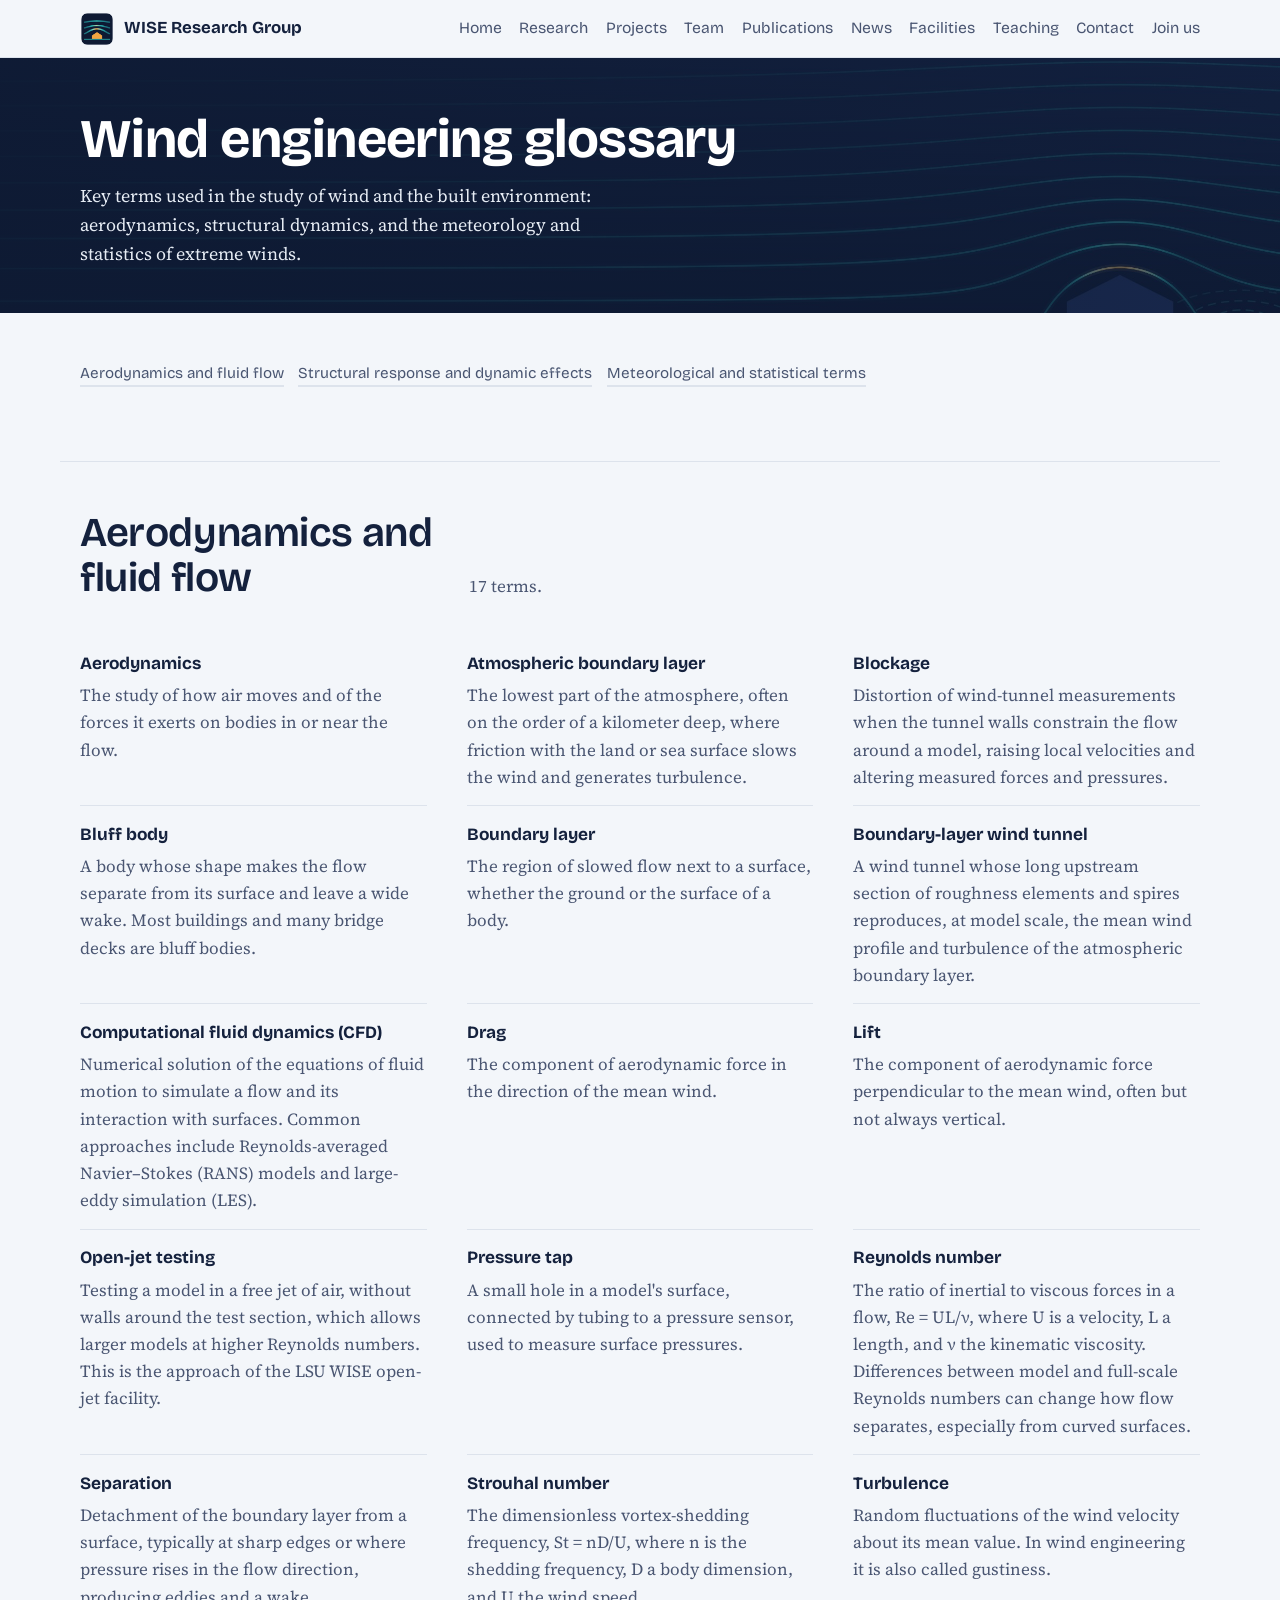
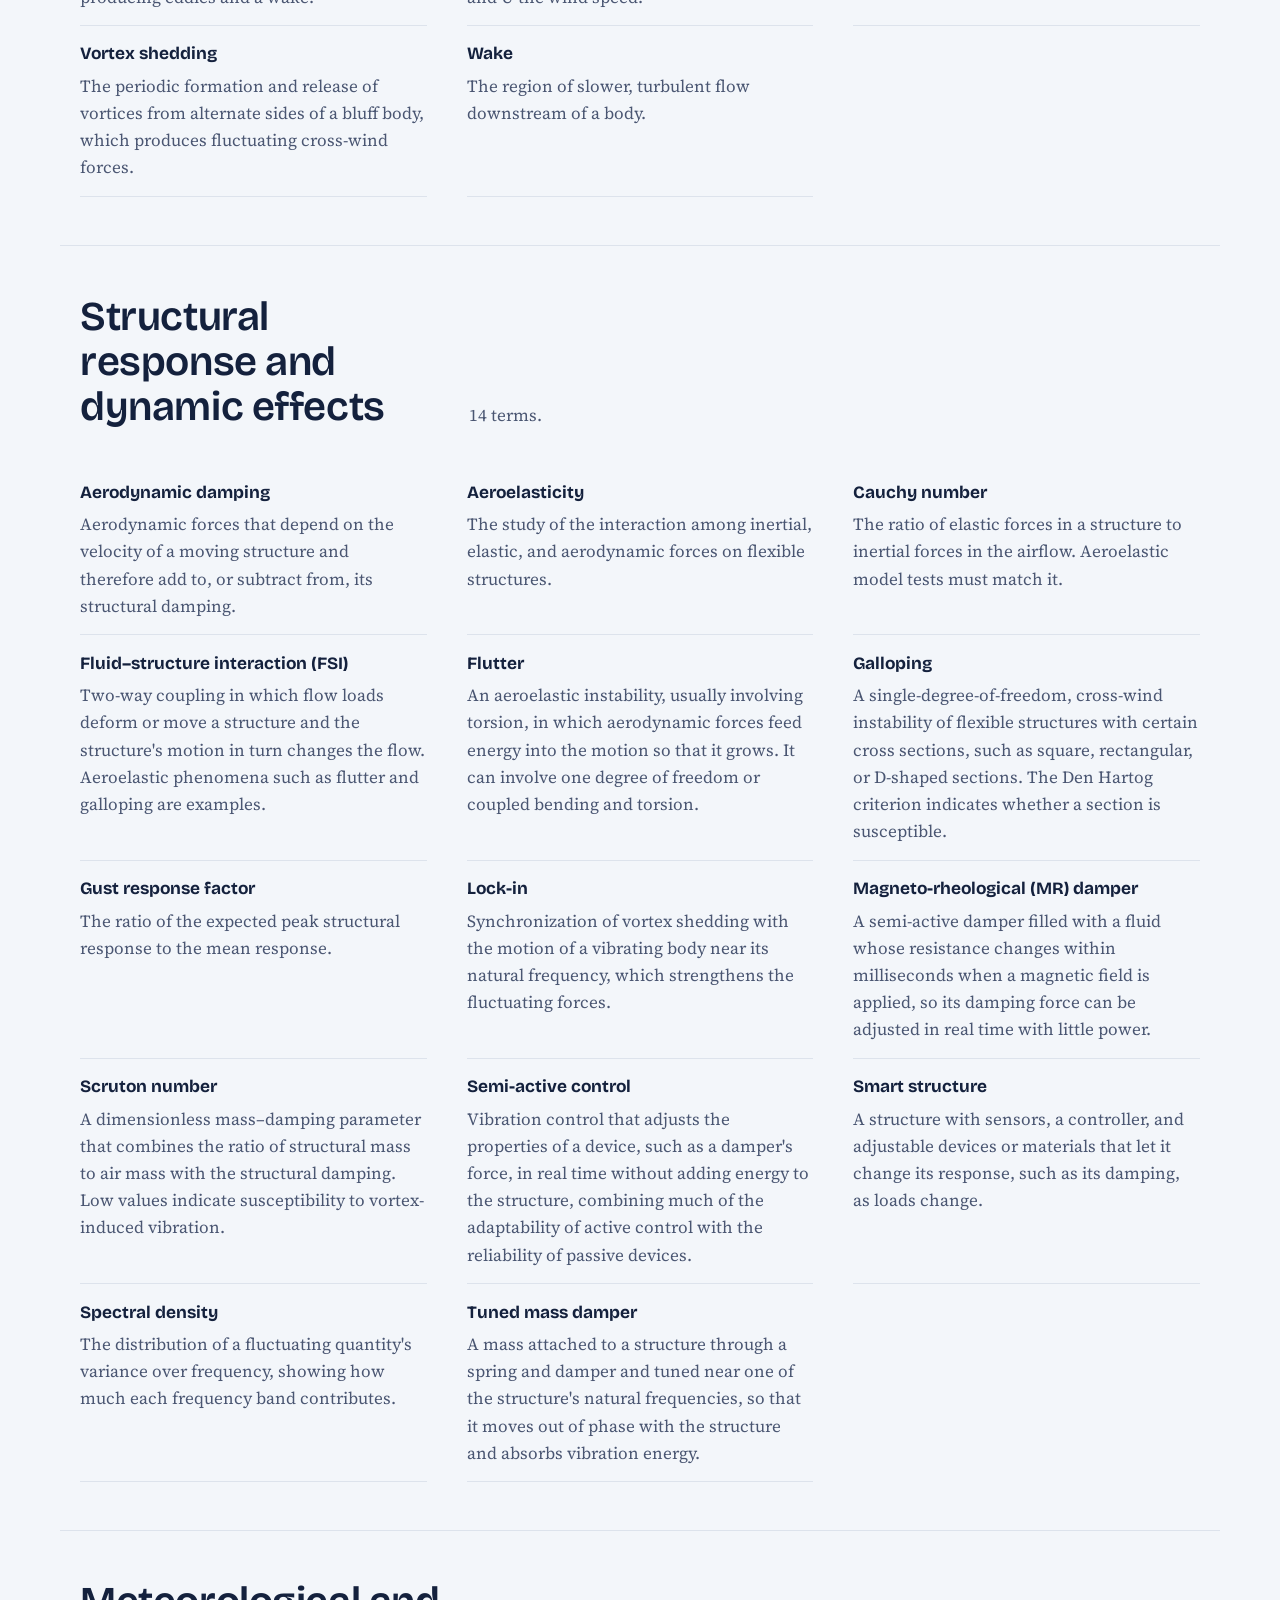
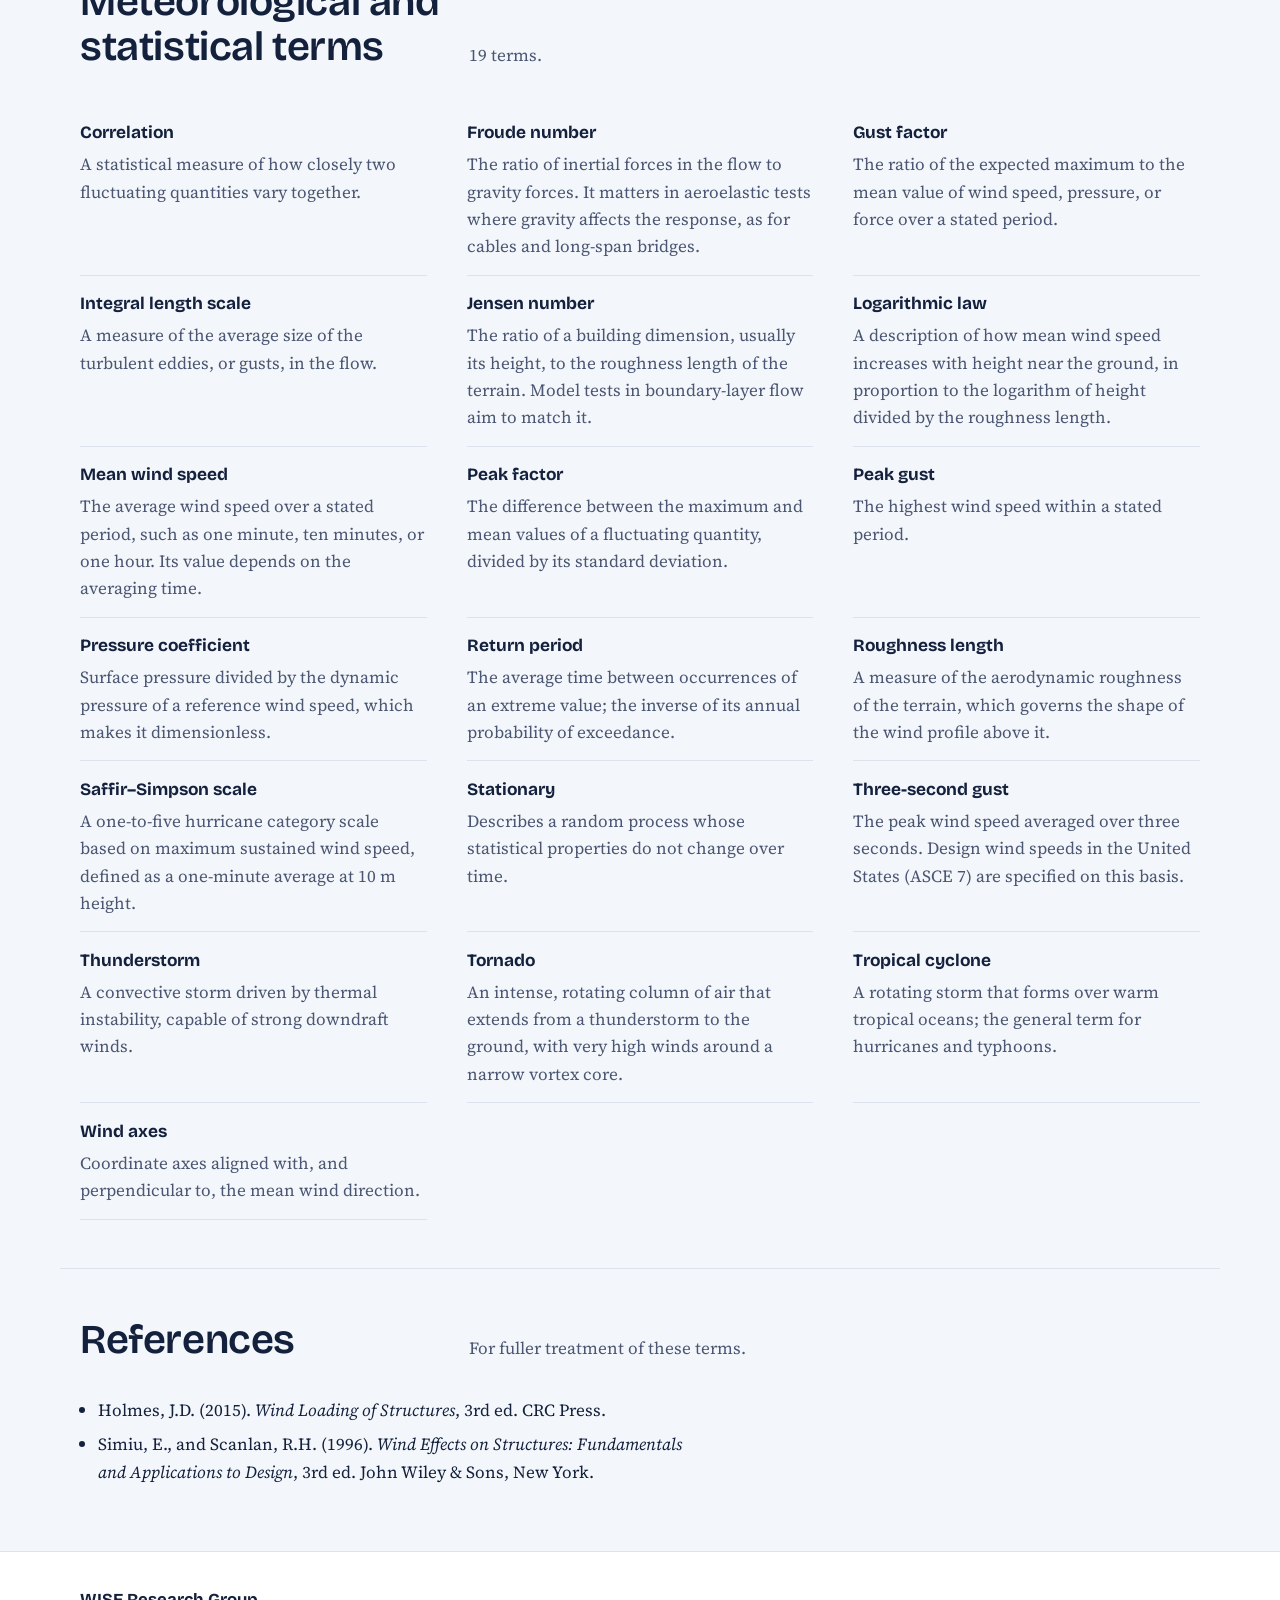
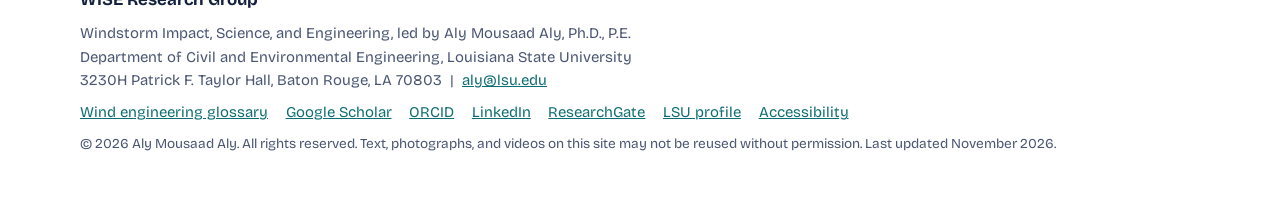
<file: glossary.html>
<!DOCTYPE html>
<html lang="en">
<head>
<meta charset="utf-8">
<meta name="viewport" content="width=device-width, initial-scale=1">
<title>Wind Engineering Glossary | WISE Research Group</title>
<meta name="description" content="A glossary of 50 wind engineering terms, from atmospheric boundary layer and bluff body to flutter, galloping, smart structures, and return period.">
<link rel="canonical" href="https://wise-research-group.github.io/glossary.html">
<meta property="og:type" content="website">
<meta property="og:site_name" content="WISE Research Group">
<meta property="og:title" content="Wind Engineering Glossary | WISE Research Group">
<meta property="og:description" content="A glossary of 50 wind engineering terms, from atmospheric boundary layer and bluff body to flutter, galloping, smart structures, and return period.">
<meta property="og:url" content="https://wise-research-group.github.io/glossary.html">
<meta property="og:image" content="https://wise-research-group.github.io/assets/img/og-image.jpg">
<meta name="twitter:card" content="summary_large_image">
<link rel="icon" type="image/png" sizes="32x32" href="assets/img/favicon-32.png">
<link rel="apple-touch-icon" href="assets/img/apple-touch-icon.png">
<meta name="theme-color" content="#14213D">
<link rel="preconnect" href="https://fonts.googleapis.com">
<link rel="preconnect" href="https://fonts.gstatic.com" crossorigin>
<link href="https://fonts.googleapis.com/css2?family=Bricolage+Grotesque:opsz,wght@12..96,400;12..96,600;12..96,700&amp;family=Source+Serif+4:ital,opsz,wght@0,8..60,400;0,8..60,600;1,8..60,400&amp;display=swap" rel="stylesheet">
<link rel="stylesheet" href="assets/site.css?v=47">
<script>document.documentElement.className+=' js';</script>
</head>
<body>
<a class="skip" href="#main">Skip to content</a>
<header class="site-header">
  <div class="inner">
    <a class="brand" href="index.html"><img src="assets/img/logo.png" alt="" width="34" height="34">WISE Research Group</a>
    <button class="nav-toggle" type="button" aria-expanded="false" aria-controls="site-nav">Menu</button>
    <nav id="site-nav" class="site-nav" aria-label="Main"><a href="index.html">Home</a><a href="research.html">Research</a><a href="projects.html">Projects</a><a href="team.html">Team</a><a href="publications.html">Publications</a><a href="news.html">News</a><a href="facilities.html">Facilities</a><a href="teaching.html">Teaching</a><a href="contact.html">Contact</a><a href="join.html">Join us</a></nav>
  </div>
</header>
<main id="main">
<section class="page-band"><div class="inner"><h1>Wind engineering glossary</h1><p class="lede">Key terms used in the study of wind and the built environment: aerodynamics, structural dynamics, and the meteorology and statistics of extreme winds.</p></div></section>
<section class="section"><nav class="jumps" aria-label="Sections"><a href="#aero">Aerodynamics and fluid flow</a><a href="#dynamics">Structural response and dynamic effects</a><a href="#weather">Meteorological and statistical terms</a></nav></section><section class="section" id="aero"><div class="head"><h2>Aerodynamics and fluid flow</h2><p>17 terms.</p></div><dl class="glossary"><div class="term" id="aerodynamics"><dt>Aerodynamics</dt><dd>The study of how air moves and of the forces it exerts on bodies in or near the flow.</dd></div><div class="term" id="atmospheric-boundary-layer"><dt>Atmospheric boundary layer</dt><dd>The lowest part of the atmosphere, often on the order of a kilometer deep, where friction with the land or sea surface slows the wind and generates turbulence.</dd></div><div class="term" id="blockage"><dt>Blockage</dt><dd>Distortion of wind-tunnel measurements when the tunnel walls constrain the flow around a model, raising local velocities and altering measured forces and pressures.</dd></div><div class="term" id="bluff-body"><dt>Bluff body</dt><dd>A body whose shape makes the flow separate from its surface and leave a wide wake. Most buildings and many bridge decks are bluff bodies.</dd></div><div class="term" id="boundary-layer"><dt>Boundary layer</dt><dd>The region of slowed flow next to a surface, whether the ground or the surface of a body.</dd></div><div class="term" id="boundary-layer-wind-tunnel"><dt>Boundary-layer wind tunnel</dt><dd>A wind tunnel whose long upstream section of roughness elements and spires reproduces, at model scale, the mean wind profile and turbulence of the atmospheric boundary layer.</dd></div><div class="term" id="computational-fluid-dynamics-cfd"><dt>Computational fluid dynamics (CFD)</dt><dd>Numerical solution of the equations of fluid motion to simulate a flow and its interaction with surfaces. Common approaches include Reynolds-averaged Navier&ndash;Stokes (RANS) models and large-eddy simulation (LES).</dd></div><div class="term" id="drag"><dt>Drag</dt><dd>The component of aerodynamic force in the direction of the mean wind.</dd></div><div class="term" id="lift"><dt>Lift</dt><dd>The component of aerodynamic force perpendicular to the mean wind, often but not always vertical.</dd></div><div class="term" id="open-jet-testing"><dt>Open-jet testing</dt><dd>Testing a model in a free jet of air, without walls around the test section, which allows larger models at higher Reynolds numbers. This is the approach of the LSU WISE open-jet facility.</dd></div><div class="term" id="pressure-tap"><dt>Pressure tap</dt><dd>A small hole in a model's surface, connected by tubing to a pressure sensor, used to measure surface pressures.</dd></div><div class="term" id="reynolds-number"><dt>Reynolds number</dt><dd>The ratio of inertial to viscous forces in a flow, Re&nbsp;=&nbsp;UL/&nu;, where U is a velocity, L a length, and &nu; the kinematic viscosity. Differences between model and full-scale Reynolds numbers can change how flow separates, especially from curved surfaces.</dd></div><div class="term" id="separation"><dt>Separation</dt><dd>Detachment of the boundary layer from a surface, typically at sharp edges or where pressure rises in the flow direction, producing eddies and a wake.</dd></div><div class="term" id="strouhal-number"><dt>Strouhal number</dt><dd>The dimensionless vortex-shedding frequency, St&nbsp;=&nbsp;nD/U, where n is the shedding frequency, D a body dimension, and U the wind speed.</dd></div><div class="term" id="turbulence"><dt>Turbulence</dt><dd>Random fluctuations of the wind velocity about its mean value. In wind engineering it is also called gustiness.</dd></div><div class="term" id="vortex-shedding"><dt>Vortex shedding</dt><dd>The periodic formation and release of vortices from alternate sides of a bluff body, which produces fluctuating cross-wind forces.</dd></div><div class="term" id="wake"><dt>Wake</dt><dd>The region of slower, turbulent flow downstream of a body.</dd></div></dl></section>
<section class="section" id="dynamics"><div class="head"><h2>Structural response and dynamic effects</h2><p>14 terms.</p></div><dl class="glossary"><div class="term" id="aerodynamic-damping"><dt>Aerodynamic damping</dt><dd>Aerodynamic forces that depend on the velocity of a moving structure and therefore add to, or subtract from, its structural damping.</dd></div><div class="term" id="aeroelasticity"><dt>Aeroelasticity</dt><dd>The study of the interaction among inertial, elastic, and aerodynamic forces on flexible structures.</dd></div><div class="term" id="cauchy-number"><dt>Cauchy number</dt><dd>The ratio of elastic forces in a structure to inertial forces in the airflow. Aeroelastic model tests must match it.</dd></div><div class="term" id="fluid-structure-interaction-fsi"><dt>Fluid&ndash;structure interaction (FSI)</dt><dd>Two-way coupling in which flow loads deform or move a structure and the structure's motion in turn changes the flow. Aeroelastic phenomena such as flutter and galloping are examples.</dd></div><div class="term" id="flutter"><dt>Flutter</dt><dd>An aeroelastic instability, usually involving torsion, in which aerodynamic forces feed energy into the motion so that it grows. It can involve one degree of freedom or coupled bending and torsion.</dd></div><div class="term" id="galloping"><dt>Galloping</dt><dd>A single-degree-of-freedom, cross-wind instability of flexible structures with certain cross sections, such as square, rectangular, or D-shaped sections. The Den Hartog criterion indicates whether a section is susceptible.</dd></div><div class="term" id="gust-response-factor"><dt>Gust response factor</dt><dd>The ratio of the expected peak structural response to the mean response.</dd></div><div class="term" id="lock-in"><dt>Lock-in</dt><dd>Synchronization of vortex shedding with the motion of a vibrating body near its natural frequency, which strengthens the fluctuating forces.</dd></div><div class="term" id="magneto-rheological-mr-damper"><dt>Magneto-rheological (MR) damper</dt><dd>A semi-active damper filled with a fluid whose resistance changes within milliseconds when a magnetic field is applied, so its damping force can be adjusted in real time with little power.</dd></div><div class="term" id="scruton-number"><dt>Scruton number</dt><dd>A dimensionless mass&ndash;damping parameter that combines the ratio of structural mass to air mass with the structural damping. Low values indicate susceptibility to vortex-induced vibration.</dd></div><div class="term" id="semi-active-control"><dt>Semi-active control</dt><dd>Vibration control that adjusts the properties of a device, such as a damper's force, in real time without adding energy to the structure, combining much of the adaptability of active control with the reliability of passive devices.</dd></div><div class="term" id="smart-structure"><dt>Smart structure</dt><dd>A structure with sensors, a controller, and adjustable devices or materials that let it change its response, such as its damping, as loads change.</dd></div><div class="term" id="spectral-density"><dt>Spectral density</dt><dd>The distribution of a fluctuating quantity's variance over frequency, showing how much each frequency band contributes.</dd></div><div class="term" id="tuned-mass-damper"><dt>Tuned mass damper</dt><dd>A mass attached to a structure through a spring and damper and tuned near one of the structure's natural frequencies, so that it moves out of phase with the structure and absorbs vibration energy.</dd></div></dl></section>
<section class="section" id="weather"><div class="head"><h2>Meteorological and statistical terms</h2><p>19 terms.</p></div><dl class="glossary"><div class="term" id="correlation"><dt>Correlation</dt><dd>A statistical measure of how closely two fluctuating quantities vary together.</dd></div><div class="term" id="froude-number"><dt>Froude number</dt><dd>The ratio of inertial forces in the flow to gravity forces. It matters in aeroelastic tests where gravity affects the response, as for cables and long-span bridges.</dd></div><div class="term" id="gust-factor"><dt>Gust factor</dt><dd>The ratio of the expected maximum to the mean value of wind speed, pressure, or force over a stated period.</dd></div><div class="term" id="integral-length-scale"><dt>Integral length scale</dt><dd>A measure of the average size of the turbulent eddies, or gusts, in the flow.</dd></div><div class="term" id="jensen-number"><dt>Jensen number</dt><dd>The ratio of a building dimension, usually its height, to the roughness length of the terrain. Model tests in boundary-layer flow aim to match it.</dd></div><div class="term" id="logarithmic-law"><dt>Logarithmic law</dt><dd>A description of how mean wind speed increases with height near the ground, in proportion to the logarithm of height divided by the roughness length.</dd></div><div class="term" id="mean-wind-speed"><dt>Mean wind speed</dt><dd>The average wind speed over a stated period, such as one minute, ten minutes, or one hour. Its value depends on the averaging time.</dd></div><div class="term" id="peak-factor"><dt>Peak factor</dt><dd>The difference between the maximum and mean values of a fluctuating quantity, divided by its standard deviation.</dd></div><div class="term" id="peak-gust"><dt>Peak gust</dt><dd>The highest wind speed within a stated period.</dd></div><div class="term" id="pressure-coefficient"><dt>Pressure coefficient</dt><dd>Surface pressure divided by the dynamic pressure of a reference wind speed, which makes it dimensionless.</dd></div><div class="term" id="return-period"><dt>Return period</dt><dd>The average time between occurrences of an extreme value; the inverse of its annual probability of exceedance.</dd></div><div class="term" id="roughness-length"><dt>Roughness length</dt><dd>A measure of the aerodynamic roughness of the terrain, which governs the shape of the wind profile above it.</dd></div><div class="term" id="saffir-simpson-scale"><dt>Saffir&ndash;Simpson scale</dt><dd>A one-to-five hurricane category scale based on maximum sustained wind speed, defined as a one-minute average at 10 m height.</dd></div><div class="term" id="stationary"><dt>Stationary</dt><dd>Describes a random process whose statistical properties do not change over time.</dd></div><div class="term" id="three-second-gust"><dt>Three-second gust</dt><dd>The peak wind speed averaged over three seconds. Design wind speeds in the United States (ASCE 7) are specified on this basis.</dd></div><div class="term" id="thunderstorm"><dt>Thunderstorm</dt><dd>A convective storm driven by thermal instability, capable of strong downdraft winds.</dd></div><div class="term" id="tornado"><dt>Tornado</dt><dd>An intense, rotating column of air that extends from a thunderstorm to the ground, with very high winds around a narrow vortex core.</dd></div><div class="term" id="tropical-cyclone"><dt>Tropical cyclone</dt><dd>A rotating storm that forms over warm tropical oceans; the general term for hurricanes and typhoons.</dd></div><div class="term" id="wind-axes"><dt>Wind axes</dt><dd>Coordinate axes aligned with, and perpendicular to, the mean wind direction.</dd></div></dl></section><section class="section"><div class="head"><h2>References</h2><p>For fuller treatment of these terms.</p></div><ul class="bullets">
<li>Holmes, J.D. (2015). <i>Wind Loading of Structures</i>, 3rd ed. CRC Press.</li>
<li>Simiu, E., and Scanlan, R.H. (1996). <i>Wind Effects on Structures: Fundamentals and Applications to Design</i>, 3rd ed. John Wiley &amp; Sons, New York.</li></ul></section>
</main>
<footer class="site-footer">
  <div class="inner">
    <p class="f-brand">WISE Research Group</p>
    <p>Windstorm Impact, Science, and Engineering, led by Aly Mousaad Aly, Ph.D., P.E.<br>
    Department of Civil and Environmental Engineering, Louisiana State University<br>
    3230H Patrick F. Taylor Hall, Baton Rouge, LA 70803 &nbsp;|&nbsp; <a href="mailto:aly@lsu.edu">aly@lsu.edu</a></p>
    <p class="f-links"><a href="glossary.html">Wind engineering glossary</a><a href="https://scholar.google.com/citations?user=6DztFFsAAAAJ&amp;hl=en">Google Scholar</a><a href="https://orcid.org/0000-0002-1253-139X">ORCID</a><a href="https://www.linkedin.com/in/aly-mousaad-aly-a0b421186">LinkedIn</a><a href="https://www.researchgate.net/profile/Aly-Mousaad-Aly">ResearchGate</a><a href="https://www.lsu.edu/eng/cee/people/aly.php">LSU profile</a><a href="accessibility.html">Accessibility</a></p>
    <p class="f-small">&copy; 2026 Aly Mousaad Aly. All rights reserved. Text, photographs, and videos on this site may not be reused without permission. Last updated November 2026.</p>
  </div>
</footer>
<script src="assets/site.js?v=47"></script>
</body>
</html>
</file>
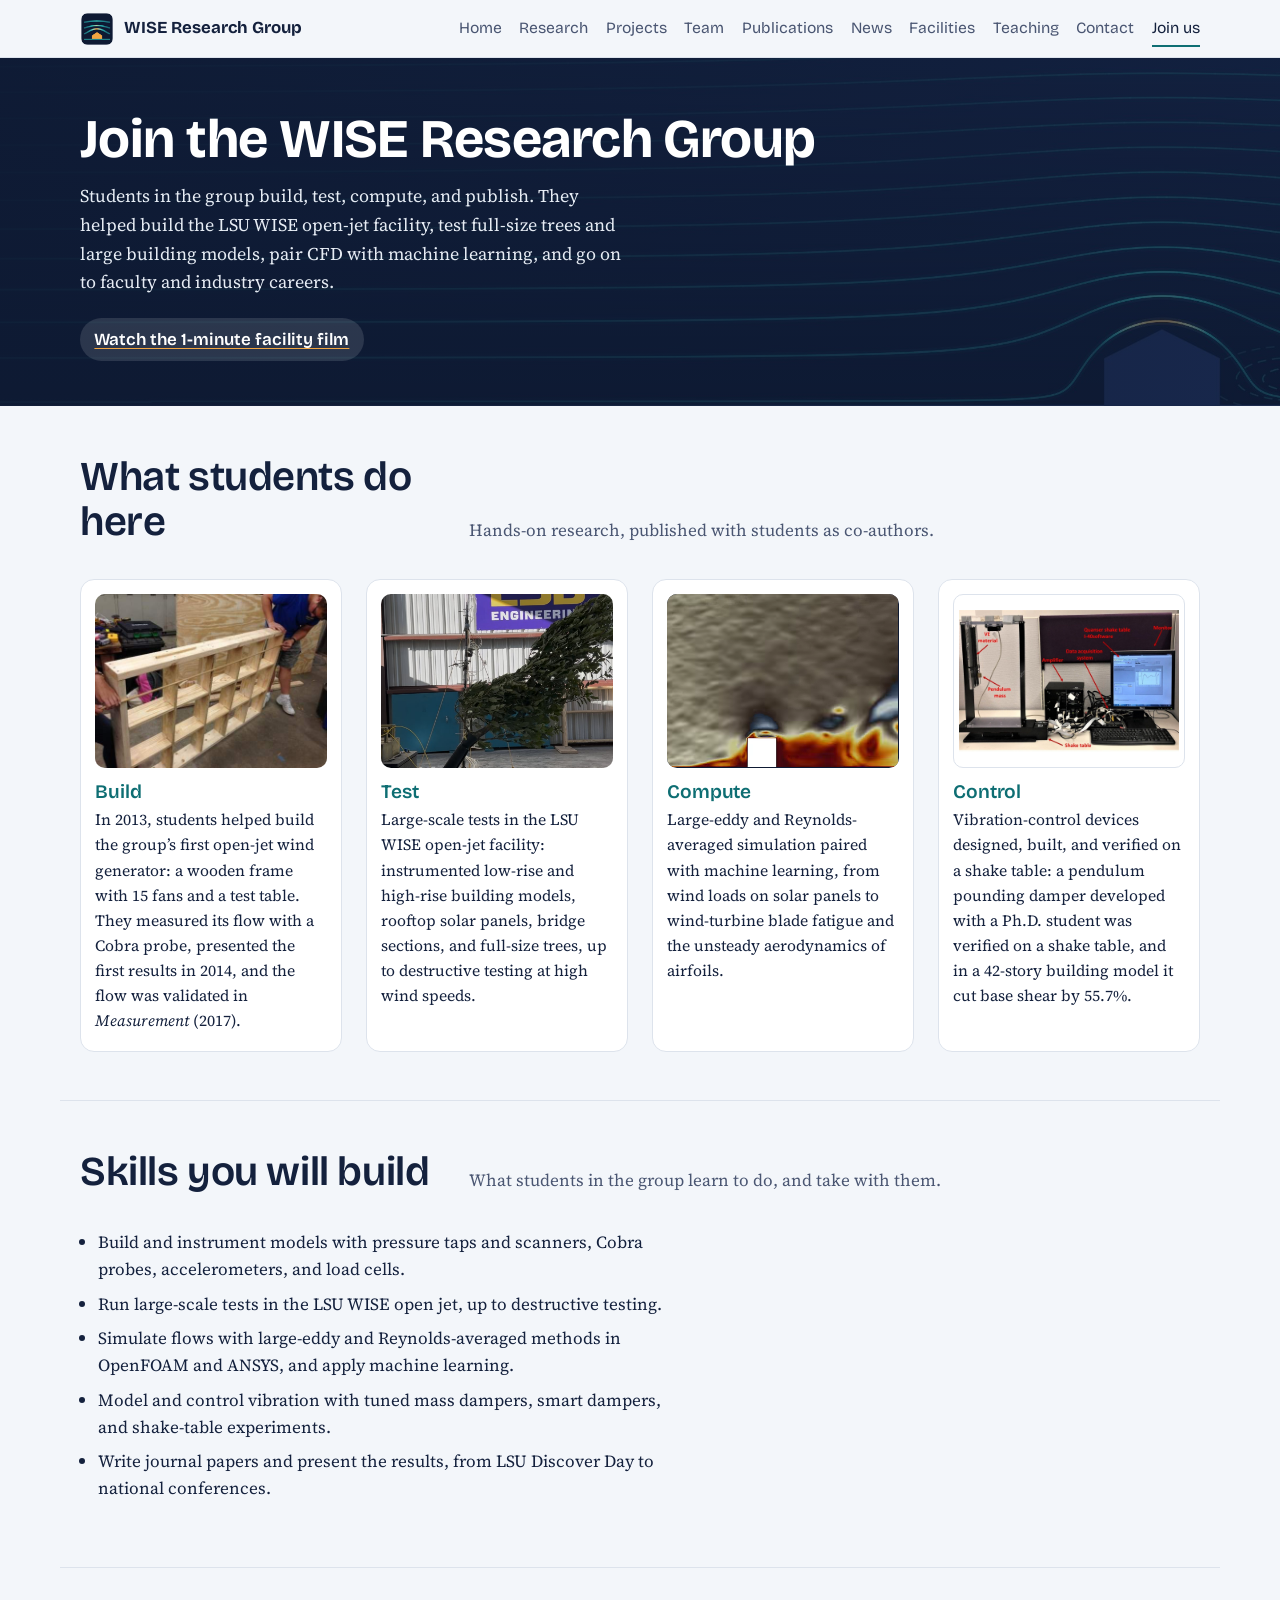
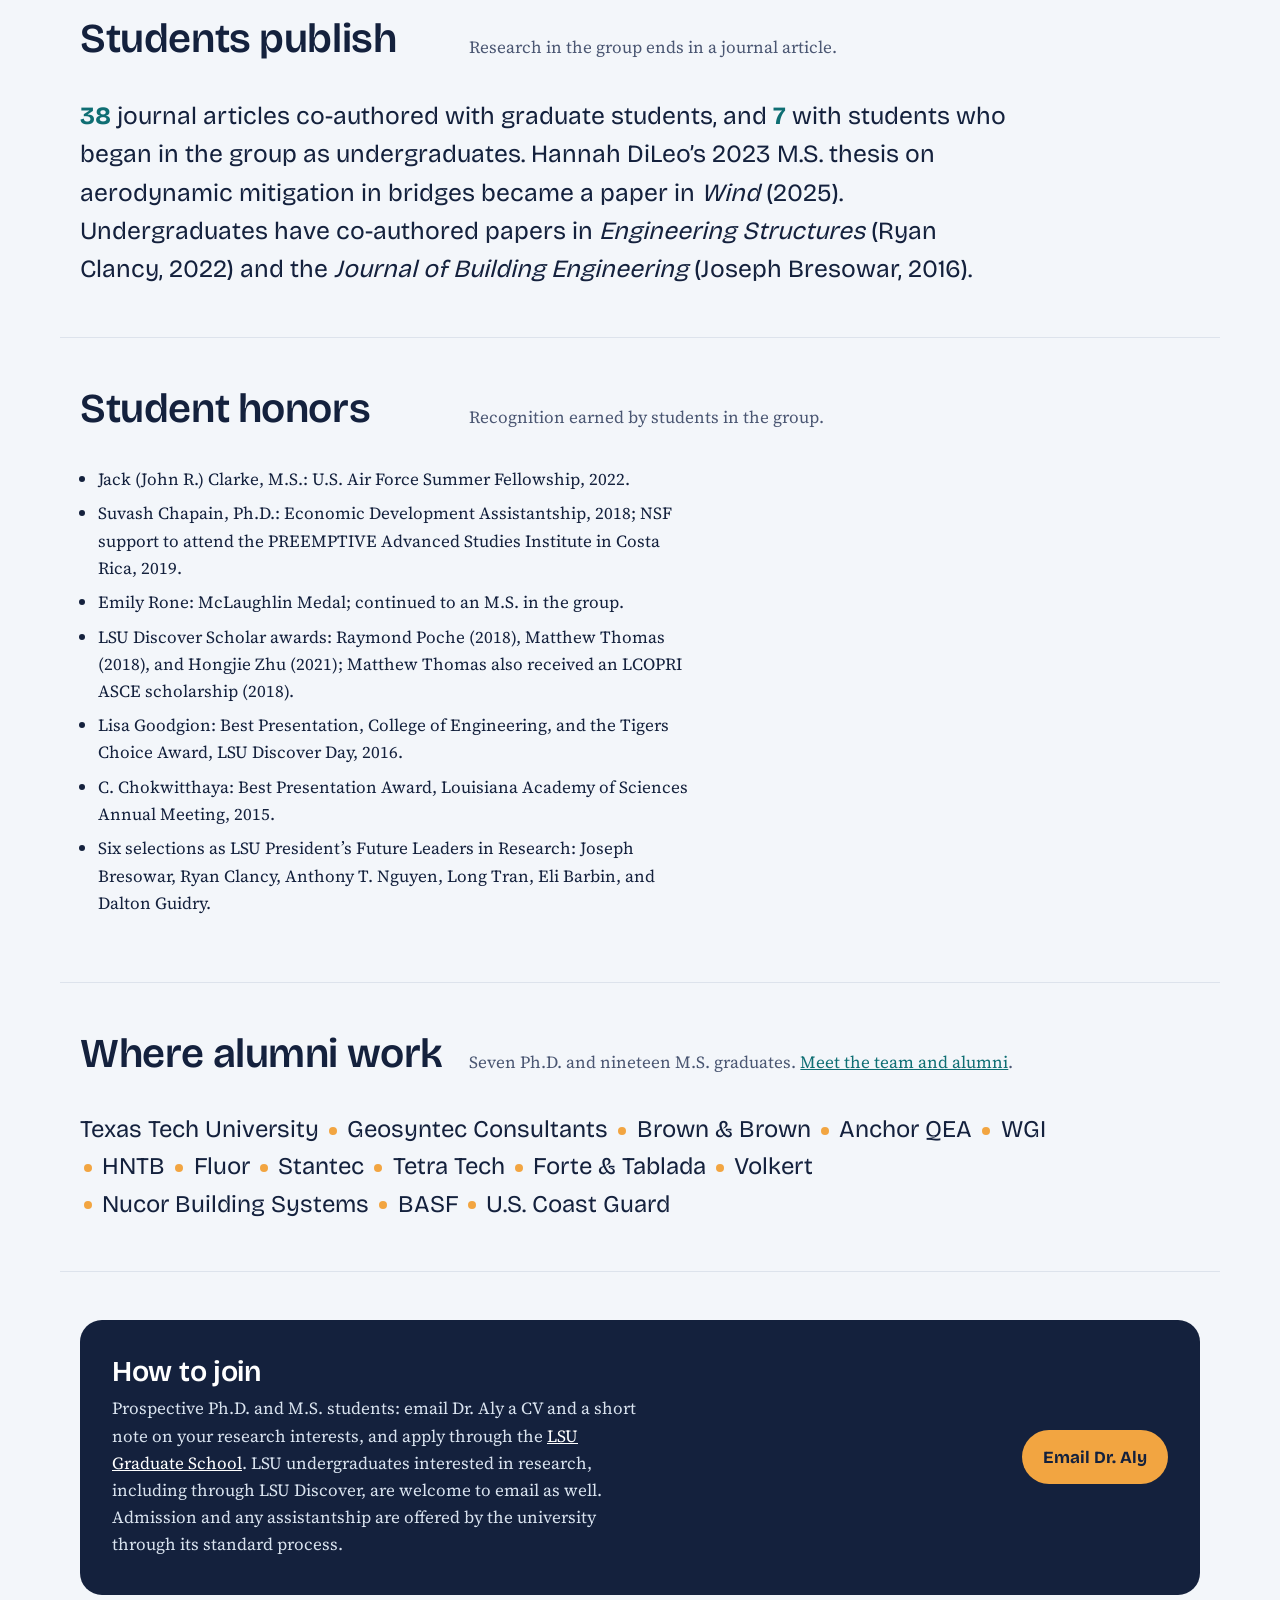
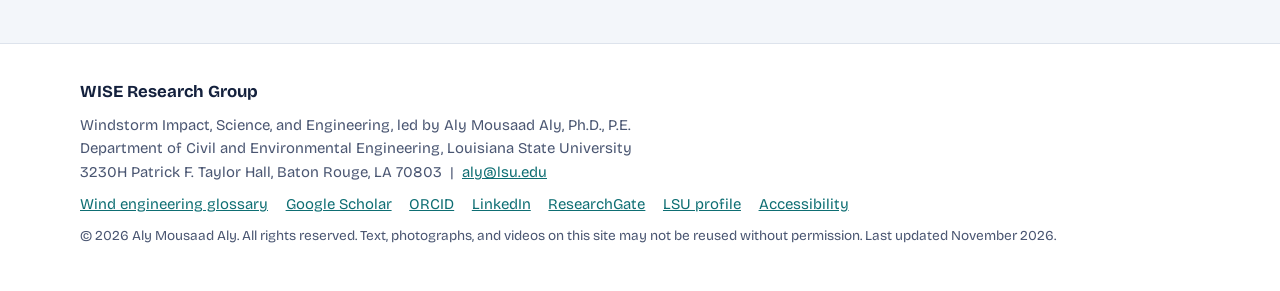
<file: join.html>
<!DOCTYPE html>
<html lang="en">
<head>
<meta charset="utf-8">
<meta name="viewport" content="width=device-width, initial-scale=1">
<title>Join the WISE Research Group | Aly Mousaad Aly</title>
<meta name="description" content="Join the WISE Research Group: hands-on research in open-jet wind testing, CFD and machine learning, and vibration control, with students who publish.">
<link rel="canonical" href="https://wise-research-group.github.io/join.html">
<meta property="og:type" content="website">
<meta property="og:site_name" content="WISE Research Group">
<meta property="og:title" content="Join the WISE Research Group | Aly Mousaad Aly">
<meta property="og:description" content="Join the WISE Research Group: hands-on research in open-jet wind testing, CFD and machine learning, and vibration control, with students who publish.">
<meta property="og:url" content="https://wise-research-group.github.io/join.html">
<meta property="og:image" content="https://wise-research-group.github.io/assets/img/og-image.jpg">
<meta name="twitter:card" content="summary_large_image">
<link rel="icon" type="image/png" sizes="32x32" href="assets/img/favicon-32.png">
<link rel="apple-touch-icon" href="assets/img/apple-touch-icon.png">
<meta name="theme-color" content="#14213D">
<link rel="preconnect" href="https://fonts.googleapis.com">
<link rel="preconnect" href="https://fonts.gstatic.com" crossorigin>
<link href="https://fonts.googleapis.com/css2?family=Bricolage+Grotesque:opsz,wght@12..96,400;12..96,600;12..96,700&amp;family=Source+Serif+4:ital,opsz,wght@0,8..60,400;0,8..60,600;1,8..60,400&amp;display=swap" rel="stylesheet">
<link rel="stylesheet" href="assets/site.css?v=47">
<script>document.documentElement.className+=' js';</script>
</head>
<body>
<a class="skip" href="#main">Skip to content</a>
<header class="site-header">
  <div class="inner">
    <a class="brand" href="index.html"><img src="assets/img/logo.png" alt="" width="34" height="34">WISE Research Group</a>
    <button class="nav-toggle" type="button" aria-expanded="false" aria-controls="site-nav">Menu</button>
    <nav id="site-nav" class="site-nav" aria-label="Main"><a href="index.html">Home</a><a href="research.html">Research</a><a href="projects.html">Projects</a><a href="team.html">Team</a><a href="publications.html">Publications</a><a href="news.html">News</a><a href="facilities.html">Facilities</a><a href="teaching.html">Teaching</a><a href="contact.html">Contact</a><a href="join.html" aria-current="page">Join us</a></nav>
  </div>
</header>
<main id="main">
<section class="page-band"><div class="inner"><h1>Join the WISE Research Group</h1><p class="lede">Students in the group build, test, compute, and publish. They helped build the LSU WISE open-jet facility, test full-size trees and large building models, pair CFD with machine learning, and go on to faculty and industry careers.</p><div class="links"><a href="facilities.html#film">Watch the 1-minute facility film</a></div></div></section>
<section class="section" id="what"><div class="head"><h2>What students do here</h2><p>Hands-on research, published with students as co-authors.</p></div>
<div class="do-grid"><article class="do-card"><img loading="lazy" src="assets/photos/phase1-frame-build.jpg" alt="Build" onerror="this.closest('figure').remove()"><h3>Build</h3><p>In 2013, students helped build the group&rsquo;s first open-jet wind generator: a wooden frame with 15 fans and a test table. They measured its flow with a Cobra probe, presented the first results in 2014, and the flow was validated in <i>Measurement</i> (2017).</p></article><article class="do-card"><img loading="lazy" src="assets/photos/openjet-tree-test.jpg" alt="Test" onerror="this.closest('figure').remove()"><h3>Test</h3><p>Large-scale tests in the LSU WISE open-jet facility: instrumented low-rise and high-rise building models, rooftop solar panels, bridge sections, and full-size trees, up to destructive testing at high wind speeds.</p></article><article class="do-card"><video class="auto-video" muted loop playsinline preload="none" poster="assets/photos/cfd-les-poster.jpg" aria-label="Large-eddy simulation of wind over a surface-mounted block" style="object-position:28% 50%"><source src="assets/photos/cfd-les.webm" type="video/webm"><source src="assets/photos/cfd-les.mp4" type="video/mp4"></video><h3>Compute</h3><p>Large-eddy and Reynolds-averaged simulation paired with machine learning, from wind loads on solar panels to wind-turbine blade fatigue and the unsteady aerodynamics of airfoils.</p></article><article class="do-card"><img loading="lazy" class="fit" src="assets/photos/ptmd-shake-table.jpg" alt="Control" onerror="this.closest('figure').remove()"><h3>Control</h3><p>Vibration-control devices designed, built, and verified on a shake table: a pendulum pounding damper developed with a Ph.D. student was verified on a shake table, and in a 42-story building model it cut base shear by 55.7%.</p></article></div></section>
<section class="section" id="skills"><div class="head"><h2>Skills you will build</h2><p>What students in the group learn to do, and take with them.</p></div>
<ul class="bullets">
<li>Build and instrument models with pressure taps and scanners, Cobra probes, accelerometers, and load cells.</li>
<li>Run large-scale tests in the LSU WISE open jet, up to destructive testing.</li>
<li>Simulate flows with large-eddy and Reynolds-averaged methods in OpenFOAM and ANSYS, and apply machine learning.</li>
<li>Model and control vibration with tuned mass dampers, smart dampers, and shake-table experiments.</li>
<li>Write journal papers and present the results, from LSU Discover Day to national conferences.</li>
</ul></section>
<section class="section" id="publish"><div class="head"><h2>Students publish</h2><p>Research in the group ends in a journal article.</p></div>
<p class="record"><b>38</b> journal articles co-authored with graduate students, and <b>7</b> with students who began in the group as undergraduates. Hannah DiLeo&rsquo;s 2023 M.S. thesis on aerodynamic mitigation in bridges became a paper in <i>Wind</i> (2025). Undergraduates have co-authored papers in <i>Engineering Structures</i> (Ryan Clancy, 2022) and the <i>Journal of Building Engineering</i> (Joseph Bresowar, 2016).</p></section>
<section class="section" id="honors"><div class="head"><h2>Student honors</h2><p>Recognition earned by students in the group.</p></div>
<ul class="bullets">
<li>Jack (John R.) Clarke, M.S.: U.S. Air Force Summer Fellowship, 2022.</li>
<li>Suvash Chapain, Ph.D.: Economic Development Assistantship, 2018; NSF support to attend the PREEMPTIVE Advanced Studies Institute in Costa Rica, 2019.</li>
<li>Emily Rone: McLaughlin Medal; continued to an M.S. in the group.</li>
<li>LSU Discover Scholar awards: Raymond Poche (2018), Matthew Thomas (2018), and Hongjie Zhu (2021); Matthew Thomas also received an LCOPRI ASCE scholarship (2018).</li>
<li>Lisa Goodgion: Best Presentation, College of Engineering, and the Tigers Choice Award, LSU Discover Day, 2016.</li>
<li>C. Chokwitthaya: Best Presentation Award, Louisiana Academy of Sciences Annual Meeting, 2015.</li>
<li>Six selections as LSU President&rsquo;s Future Leaders in Research: Joseph Bresowar, Ryan Clancy, Anthony T. Nguyen, Long Tran, Eli Barbin, and Dalton Guidry.</li>
</ul></section>
<section class="section" id="alumni"><div class="head"><h2>Where alumni work</h2><p>Seven Ph.D. and nineteen M.S. graduates. <a href="team.html">Meet the team and alumni</a>.</p></div>
<p class="employers"><span>Texas Tech University</span> <span>Geosyntec Consultants</span> <span>Brown &amp; Brown</span> <span>Anchor QEA</span> <span>WGI</span> <span>HNTB</span> <span>Fluor</span> <span>Stantec</span> <span>Tetra Tech</span> <span>Forte &amp; Tablada</span> <span>Volkert</span> <span>Nucor Building Systems</span> <span>BASF</span> <span>U.S. Coast Guard</span></p></section>
<section class="section" id="apply"><div class="join"><div><h2>How to join</h2>
<p>Prospective Ph.D. and M.S. students: email Dr. Aly a CV and a short note on your research interests, and apply through the <a href="https://www.lsu.edu/graduateschool/" style="color:#fff">LSU Graduate School</a>. LSU undergraduates interested in research, including through LSU Discover, are welcome to email as well. Admission and any assistantship are offered by the university through its standard process.</p></div>
<a class="btn primary" href="mailto:aly@lsu.edu?subject=Joining%20the%20WISE%20Research%20Group">Email Dr. Aly</a></div></section>
</main>
<footer class="site-footer">
  <div class="inner">
    <p class="f-brand">WISE Research Group</p>
    <p>Windstorm Impact, Science, and Engineering, led by Aly Mousaad Aly, Ph.D., P.E.<br>
    Department of Civil and Environmental Engineering, Louisiana State University<br>
    3230H Patrick F. Taylor Hall, Baton Rouge, LA 70803 &nbsp;|&nbsp; <a href="mailto:aly@lsu.edu">aly@lsu.edu</a></p>
    <p class="f-links"><a href="glossary.html">Wind engineering glossary</a><a href="https://scholar.google.com/citations?user=6DztFFsAAAAJ&amp;hl=en">Google Scholar</a><a href="https://orcid.org/0000-0002-1253-139X">ORCID</a><a href="https://www.linkedin.com/in/aly-mousaad-aly-a0b421186">LinkedIn</a><a href="https://www.researchgate.net/profile/Aly-Mousaad-Aly">ResearchGate</a><a href="https://www.lsu.edu/eng/cee/people/aly.php">LSU profile</a><a href="accessibility.html">Accessibility</a></p>
    <p class="f-small">&copy; 2026 Aly Mousaad Aly. All rights reserved. Text, photographs, and videos on this site may not be reused without permission. Last updated November 2026.</p>
  </div>
</footer>
<script src="assets/site.js?v=47"></script>
</body>
</html>
</file>
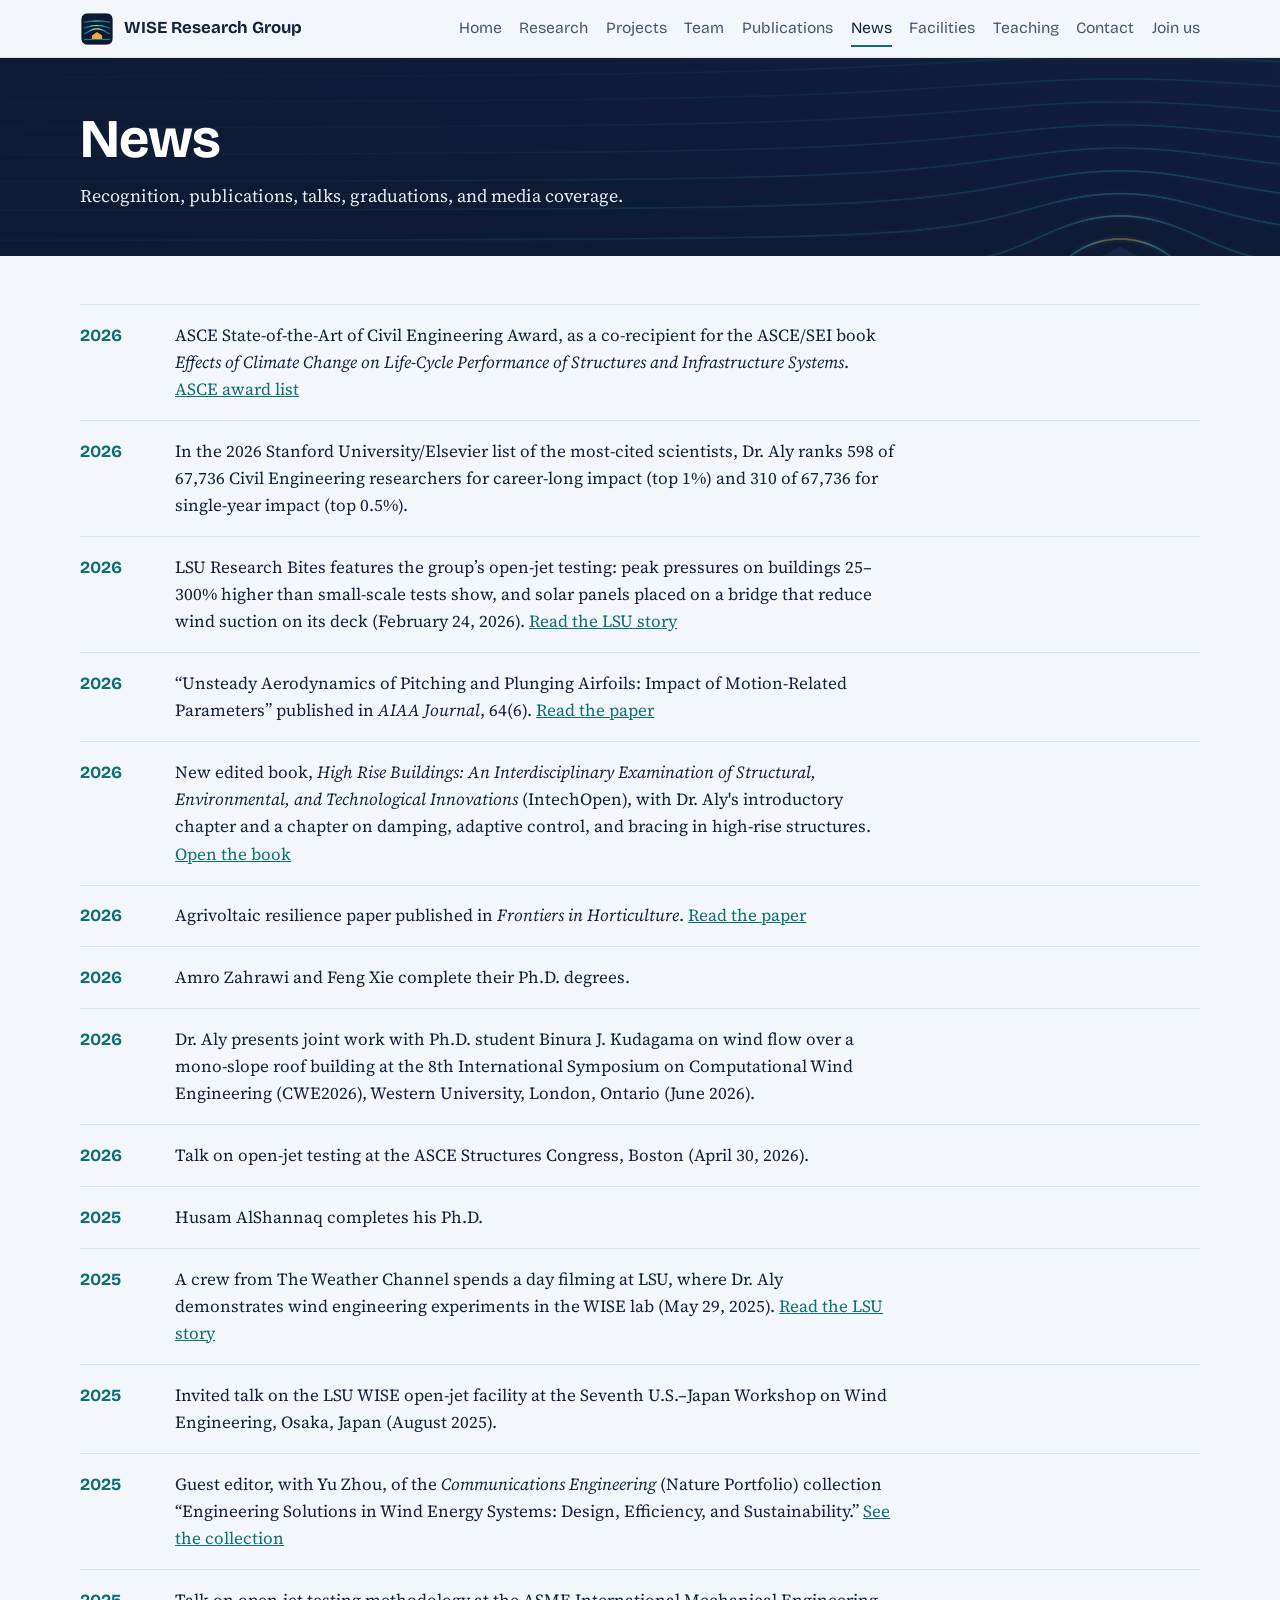
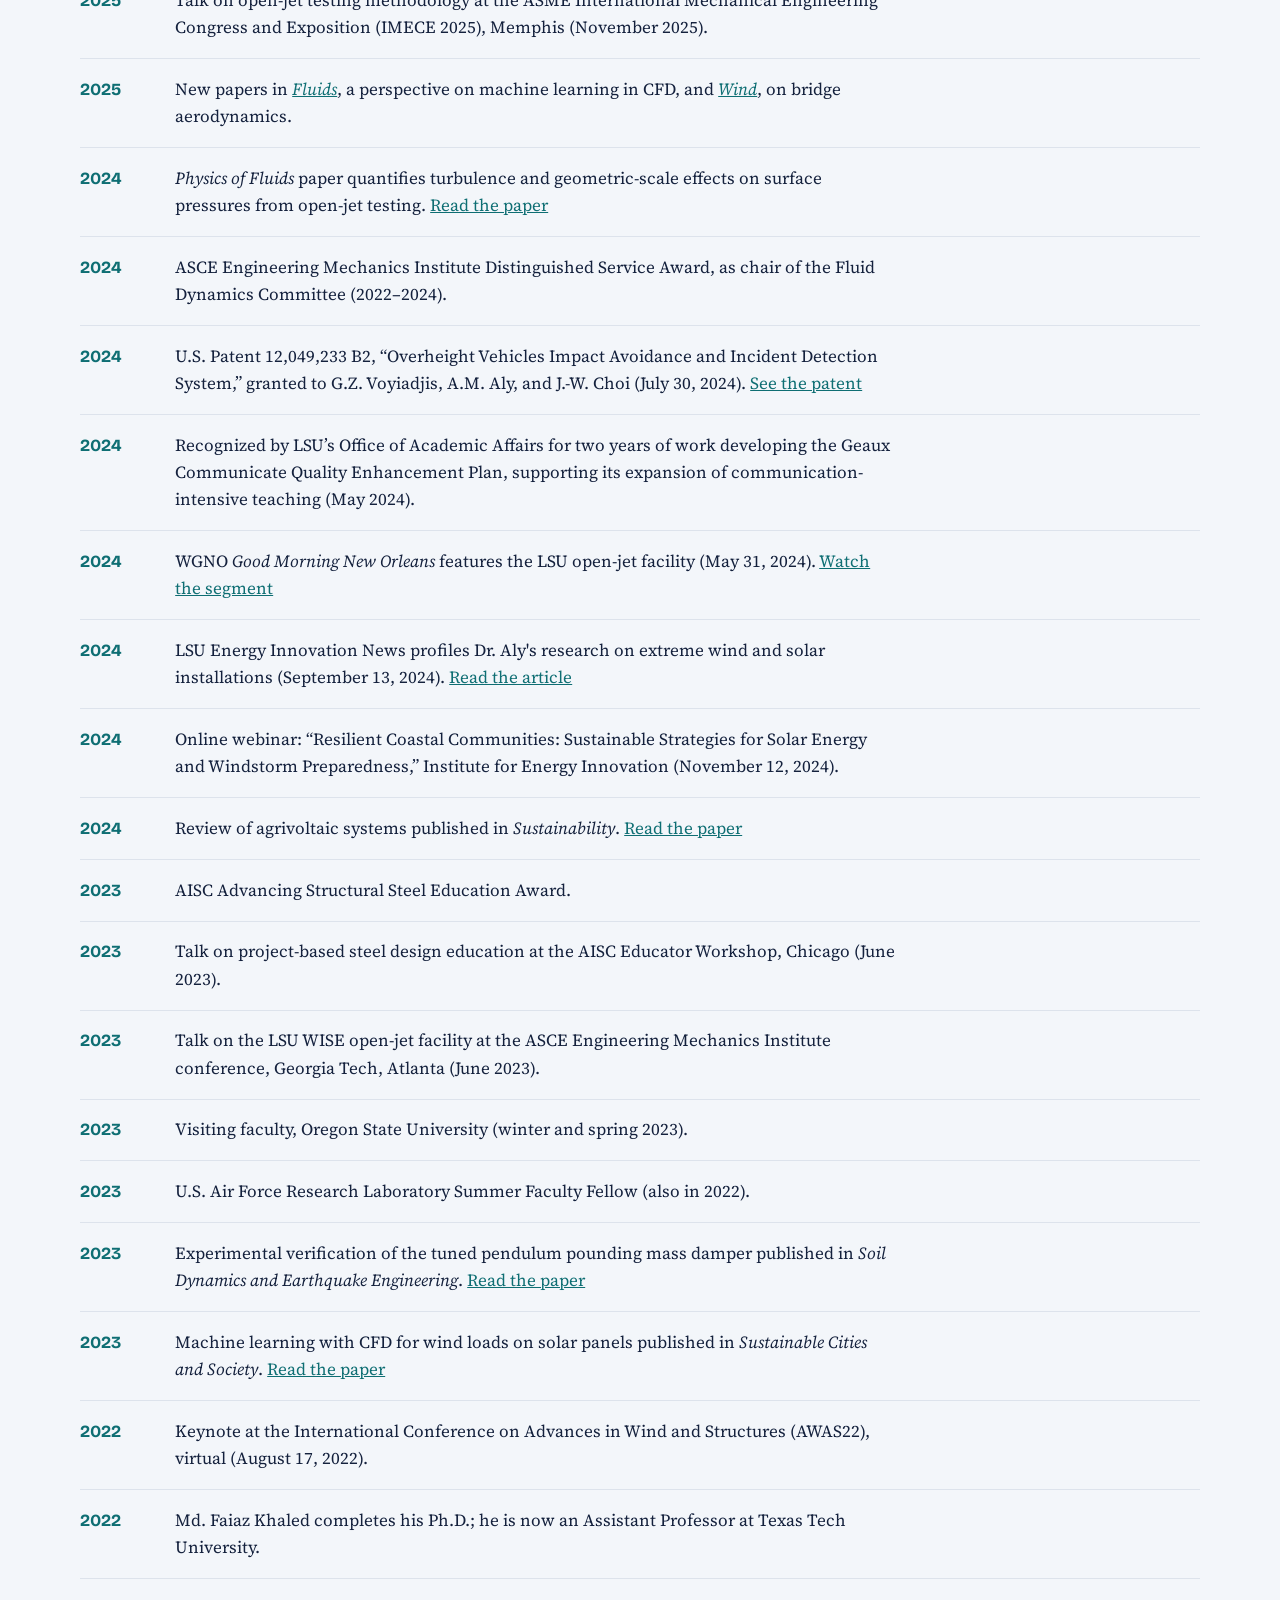
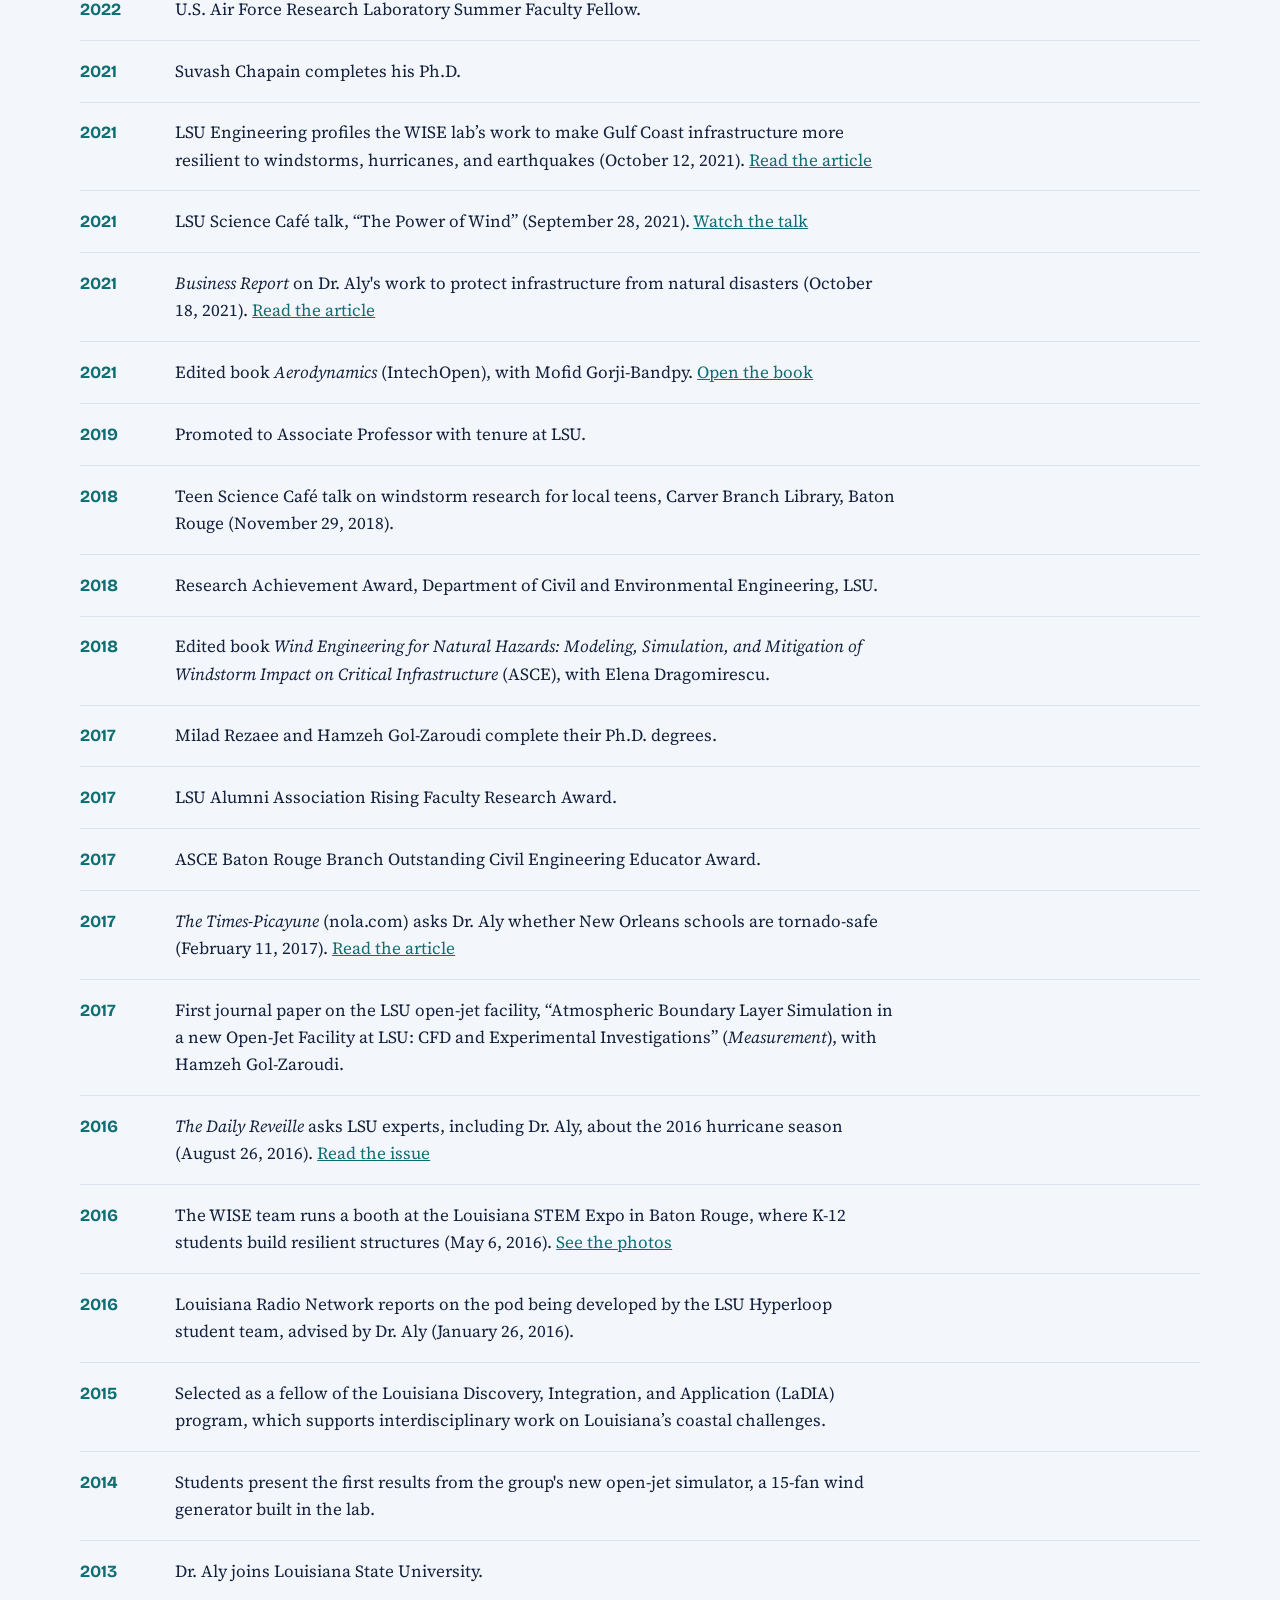
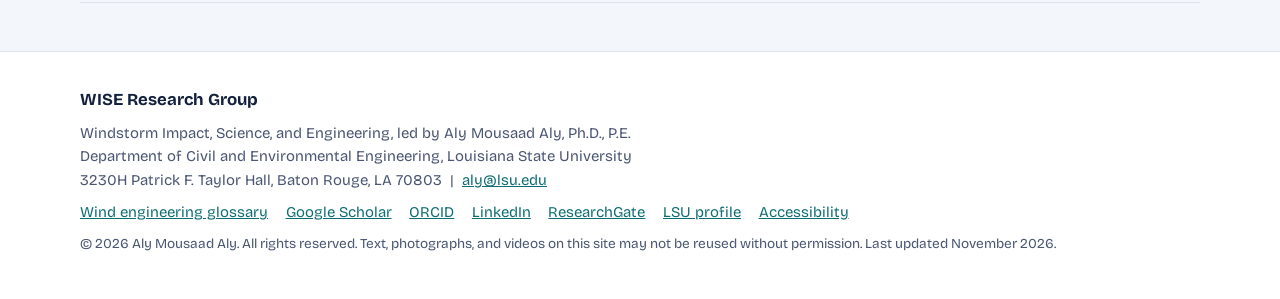
<file: news.html>
<!DOCTYPE html>
<html lang="en">
<head>
<meta charset="utf-8">
<meta name="viewport" content="width=device-width, initial-scale=1">
<title>News | WISE Research Group | Aly Mousaad Aly</title>
<meta name="description" content="News from the WISE Research Group: awards, new papers and books, invited talks, Ph.D. graduations, and media coverage.">
<link rel="canonical" href="https://wise-research-group.github.io/news.html">
<meta property="og:type" content="website">
<meta property="og:site_name" content="WISE Research Group">
<meta property="og:title" content="News | WISE Research Group | Aly Mousaad Aly">
<meta property="og:description" content="News from the WISE Research Group: awards, new papers and books, invited talks, Ph.D. graduations, and media coverage.">
<meta property="og:url" content="https://wise-research-group.github.io/news.html">
<meta property="og:image" content="https://wise-research-group.github.io/assets/img/og-image.jpg">
<meta name="twitter:card" content="summary_large_image">
<link rel="icon" type="image/png" sizes="32x32" href="assets/img/favicon-32.png">
<link rel="apple-touch-icon" href="assets/img/apple-touch-icon.png">
<meta name="theme-color" content="#14213D">
<link rel="preconnect" href="https://fonts.googleapis.com">
<link rel="preconnect" href="https://fonts.gstatic.com" crossorigin>
<link href="https://fonts.googleapis.com/css2?family=Bricolage+Grotesque:opsz,wght@12..96,400;12..96,600;12..96,700&amp;family=Source+Serif+4:ital,opsz,wght@0,8..60,400;0,8..60,600;1,8..60,400&amp;display=swap" rel="stylesheet">
<link rel="stylesheet" href="assets/site.css?v=47">
<script>document.documentElement.className+=' js';</script>
</head>
<body>
<a class="skip" href="#main">Skip to content</a>
<header class="site-header">
  <div class="inner">
    <a class="brand" href="index.html"><img src="assets/img/logo.png" alt="" width="34" height="34">WISE Research Group</a>
    <button class="nav-toggle" type="button" aria-expanded="false" aria-controls="site-nav">Menu</button>
    <nav id="site-nav" class="site-nav" aria-label="Main"><a href="index.html">Home</a><a href="research.html">Research</a><a href="projects.html">Projects</a><a href="team.html">Team</a><a href="publications.html">Publications</a><a href="news.html" aria-current="page">News</a><a href="facilities.html">Facilities</a><a href="teaching.html">Teaching</a><a href="contact.html">Contact</a><a href="join.html">Join us</a></nav>
  </div>
</header>
<main id="main">
<section class="page-band"><div class="inner"><h1>News</h1><p class="lede">Recognition, publications, talks, graduations, and media coverage.</p></div></section>
<section class="section"><ul class="news"><li><span class="yr">2026</span><p>ASCE State-of-the-Art of Civil Engineering Award, as a co-recipient for the ASCE/SEI book <i>Effects of Climate Change on Life-Cycle Performance of Structures and Infrastructure Systems</i>. <a href="https://www.asce.org/career-growth/awards-and-honors/asce-state-of-the-art-of-civil-engineering-award/asce-state-of-the-art-of-civil-engineering-award-past-award-winners">ASCE award list</a></p></li><li><span class="yr">2026</span><p>In the 2026 Stanford University/Elsevier list of the most-cited scientists, Dr. Aly ranks 598 of 67,736 Civil Engineering researchers for career-long impact (top 1%) and 310 of 67,736 for single-year impact (top 0.5%).</p></li><li><span class="yr">2026</span><p>LSU Research Bites features the group&rsquo;s open-jet testing: peak pressures on buildings 25&ndash;300% higher than small-scale tests show, and solar panels placed on a bridge that reduce wind suction on its deck (February 24, 2026). <a href="https://www.lsu.edu/blog/2026/02/rb-bridges-wind.php">Read the LSU story</a></p></li><li><span class="yr">2026</span><p>&ldquo;Unsteady Aerodynamics of Pitching and Plunging Airfoils: Impact of Motion-Related Parameters&rdquo; published in <i>AIAA Journal</i>, 64(6). <a href="https://doi.org/10.2514/1.J066135">Read the paper</a></p></li><li><span class="yr">2026</span><p>New edited book, <i>High Rise Buildings: An Interdisciplinary Examination of Structural, Environmental, and Technological Innovations</i> (IntechOpen), with Dr. Aly's introductory chapter and a chapter on damping, adaptive control, and bracing in high-rise structures. <a href="https://doi.org/10.5772/intechopen.1009725">Open the book</a></p></li><li><span class="yr">2026</span><p>Agrivoltaic resilience paper published in <i>Frontiers in Horticulture</i>. <a href="https://doi.org/10.3389/fhort.2025.1677480">Read the paper</a></p></li><li><span class="yr">2026</span><p>Amro Zahrawi and Feng Xie complete their Ph.D. degrees.</p></li><li><span class="yr">2026</span><p>Dr. Aly presents joint work with Ph.D. student Binura J. Kudagama on wind flow over a mono-slope roof building at the 8th International Symposium on Computational Wind Engineering (CWE2026), Western University, London, Ontario (June 2026).</p></li><li><span class="yr">2026</span><p>Talk on open-jet testing at the ASCE Structures Congress, Boston (April 30, 2026).</p></li><li><span class="yr">2025</span><p>Husam AlShannaq completes his Ph.D.</p></li><li><span class="yr">2025</span><p>A crew from The Weather Channel spends a day filming at LSU, where Dr. Aly demonstrates wind engineering experiments in the WISE lab (May 29, 2025). <a href="https://www.lsu.edu/blog/2025/national-spotlight-to-campus.php">Read the LSU story</a></p></li><li><span class="yr">2025</span><p>Invited talk on the LSU WISE open-jet facility at the Seventh U.S.&ndash;Japan Workshop on Wind Engineering, Osaka, Japan (August 2025).</p></li><li><span class="yr">2025</span><p>Guest editor, with Yu Zhou, of the <i>Communications Engineering</i> (Nature Portfolio) collection &ldquo;Engineering Solutions in Wind Energy Systems: Design, Efficiency, and Sustainability.&rdquo; <a href="https://www.nature.com/collections/gfjddcfjai">See the collection</a></p></li><li><span class="yr">2025</span><p>Talk on open-jet testing methodology at the ASME International Mechanical Engineering Congress and Exposition (IMECE 2025), Memphis (November 2025).</p></li><li><span class="yr">2025</span><p>New papers in <a href="https://doi.org/10.3390/fluids10100275"><i>Fluids</i></a>, a perspective on machine learning in CFD, and <a href="https://doi.org/10.3390/wind5040027"><i>Wind</i></a>, on bridge aerodynamics.</p></li><li><span class="yr">2024</span><p><i>Physics of Fluids</i> paper quantifies turbulence and geometric-scale effects on surface pressures from open-jet testing. <a href="https://doi.org/10.1063/5.0231093">Read the paper</a></p></li><li><span class="yr">2024</span><p>ASCE Engineering Mechanics Institute Distinguished Service Award, as chair of the Fluid Dynamics Committee (2022&ndash;2024).</p></li><li><span class="yr">2024</span><p>U.S. Patent 12,049,233 B2, &ldquo;Overheight Vehicles Impact Avoidance and Incident Detection System,&rdquo; granted to G.Z. Voyiadjis, A.M. Aly, and J.-W. Choi (July 30, 2024). <a href="https://patents.google.com/patent/US12049233B2/en">See the patent</a></p></li><li><span class="yr">2024</span><p>Recognized by LSU&rsquo;s Office of Academic Affairs for two years of work developing the Geaux Communicate Quality Enhancement Plan, supporting its expansion of communication-intensive teaching (May 2024).</p></li><li><span class="yr">2024</span><p>WGNO <i>Good Morning New Orleans</i> features the LSU open-jet facility (May 31, 2024). <a href="https://www.yahoo.com/news/hold-tiger-inside-lsu-category-122923809.html">Watch the segment</a></p></li><li><span class="yr">2024</span><p>LSU Energy Innovation News profiles Dr. Aly's research on extreme wind and solar installations (September 13, 2024). <a href="https://www.lsu.edu/energy-innovation/news/newsletter/09-13-aly-mousaad-aly-solar.php">Read the article</a></p></li><li><span class="yr">2024</span><p>Online webinar: &ldquo;Resilient Coastal Communities: Sustainable Strategies for Solar Energy and Windstorm Preparedness,&rdquo; Institute for Energy Innovation (November 12, 2024).</p></li><li><span class="yr">2024</span><p>Review of agrivoltaic systems published in <i>Sustainability</i>. <a href="https://doi.org/10.3390/su16188271">Read the paper</a></p></li><li><span class="yr">2023</span><p>AISC Advancing Structural Steel Education Award.</p></li><li><span class="yr">2023</span><p>Talk on project-based steel design education at the AISC Educator Workshop, Chicago (June 2023).</p></li><li><span class="yr">2023</span><p>Talk on the LSU WISE open-jet facility at the ASCE Engineering Mechanics Institute conference, Georgia Tech, Atlanta (June 2023).</p></li><li><span class="yr">2023</span><p>Visiting faculty, Oregon State University (winter and spring 2023).</p></li><li><span class="yr">2023</span><p>U.S. Air Force Research Laboratory Summer Faculty Fellow (also in 2022).</p></li><li><span class="yr">2023</span><p>Experimental verification of the tuned pendulum pounding mass damper published in <i>Soil Dynamics and Earthquake Engineering</i>. <a href="https://doi.org/10.1016/j.soildyn.2023.108044">Read the paper</a></p></li><li><span class="yr">2023</span><p>Machine learning with CFD for wind loads on solar panels published in <i>Sustainable Cities and Society</i>. <a href="https://doi.org/10.1016/j.scs.2023.104529">Read the paper</a></p></li><li><span class="yr">2022</span><p>Keynote at the International Conference on Advances in Wind and Structures (AWAS22), virtual (August 17, 2022).</p></li><li><span class="yr">2022</span><p>Md. Faiaz Khaled completes his Ph.D.; he is now an Assistant Professor at Texas Tech University.</p></li><li><span class="yr">2022</span><p>U.S. Air Force Research Laboratory Summer Faculty Fellow.</p></li><li><span class="yr">2021</span><p>Suvash Chapain completes his Ph.D.</p></li><li><span class="yr">2021</span><p>LSU Engineering profiles the WISE lab&rsquo;s work to make Gulf Coast infrastructure more resilient to windstorms, hurricanes, and earthquakes (October 12, 2021). <a href="https://www.lsu.edu/eng/news/2021/10/alywise.php">Read the article</a></p></li><li><span class="yr">2021</span><p>LSU Science Caf&eacute; talk, &ldquo;The Power of Wind&rdquo; (September 28, 2021). <a href="https://www.youtube.com/watch?v=Qum2zPmMzPI">Watch the talk</a></p></li><li><span class="yr">2021</span><p><i>Business Report</i> on Dr. Aly's work to protect infrastructure from natural disasters (October 18, 2021). <a href="https://www.businessreport.com/business/lsu-professor-studying-ways-to-protect-infrastructure-from-natural-disasters/">Read the article</a></p></li><li><span class="yr">2021</span><p>Edited book <i>Aerodynamics</i> (IntechOpen), with Mofid Gorji-Bandpy. <a href="https://www.doi.org/10.5772/intechopen.78935">Open the book</a></p></li><li><span class="yr">2019</span><p>Promoted to Associate Professor with tenure at LSU.</p></li><li><span class="yr">2018</span><p>Teen Science Caf&eacute; talk on windstorm research for local teens, Carver Branch Library, Baton Rouge (November 29, 2018).</p></li><li><span class="yr">2018</span><p>Research Achievement Award, Department of Civil and Environmental Engineering, LSU.</p></li><li><span class="yr">2018</span><p>Edited book <i>Wind Engineering for Natural Hazards: Modeling, Simulation, and Mitigation of Windstorm Impact on Critical Infrastructure</i> (ASCE), with Elena Dragomirescu.</p></li><li><span class="yr">2017</span><p>Milad Rezaee and Hamzeh Gol-Zaroudi complete their Ph.D. degrees.</p></li><li><span class="yr">2017</span><p>LSU Alumni Association Rising Faculty Research Award.</p></li><li><span class="yr">2017</span><p>ASCE Baton Rouge Branch Outstanding Civil Engineering Educator Award.</p></li><li><span class="yr">2017</span><p><i>The Times-Picayune</i> (nola.com) asks Dr. Aly whether New Orleans schools are tornado-safe (February 11, 2017). <a href="https://www.nola.com/news/education/are-new-orleans-schools-tornado-safe/article_7eb9bf8a-e03d-5afc-9d27-fc7e484eea03.html">Read the article</a></p></li><li><span class="yr">2017</span><p>First journal paper on the LSU open-jet facility, &ldquo;Atmospheric Boundary Layer Simulation in a new Open-Jet Facility at LSU: CFD and Experimental Investigations&rdquo; (<i>Measurement</i>), with Hamzeh Gol-Zaroudi.</p></li><li><span class="yr">2016</span><p><i>The Daily Reveille</i> asks LSU experts, including Dr. Aly, about the 2016 hurricane season (August 26, 2016). <a href="https://issuu.com/thedailyreveille/docs/binder1_c72158809c3611">Read the issue</a></p></li><li><span class="yr">2016</span><p>The WISE team runs a booth at the Louisiana STEM Expo in Baton Rouge, where K-12 students build resilient structures (May 6, 2016). <a href="teaching.html#outreach">See the photos</a></p></li><li><span class="yr">2016</span><p>Louisiana Radio Network reports on the pod being developed by the LSU Hyperloop student team, advised by Dr. Aly (January 26, 2016).</p></li><li><span class="yr">2015</span><p>Selected as a fellow of the Louisiana Discovery, Integration, and Application (LaDIA) program, which supports interdisciplinary work on Louisiana&rsquo;s coastal challenges.</p></li><li><span class="yr">2014</span><p>Students present the first results from the group's new open-jet simulator, a 15-fan wind generator built in the lab.</p></li><li><span class="yr">2013</span><p>Dr. Aly joins Louisiana State University.</p></li></ul></section>
</main>
<footer class="site-footer">
  <div class="inner">
    <p class="f-brand">WISE Research Group</p>
    <p>Windstorm Impact, Science, and Engineering, led by Aly Mousaad Aly, Ph.D., P.E.<br>
    Department of Civil and Environmental Engineering, Louisiana State University<br>
    3230H Patrick F. Taylor Hall, Baton Rouge, LA 70803 &nbsp;|&nbsp; <a href="mailto:aly@lsu.edu">aly@lsu.edu</a></p>
    <p class="f-links"><a href="glossary.html">Wind engineering glossary</a><a href="https://scholar.google.com/citations?user=6DztFFsAAAAJ&amp;hl=en">Google Scholar</a><a href="https://orcid.org/0000-0002-1253-139X">ORCID</a><a href="https://www.linkedin.com/in/aly-mousaad-aly-a0b421186">LinkedIn</a><a href="https://www.researchgate.net/profile/Aly-Mousaad-Aly">ResearchGate</a><a href="https://www.lsu.edu/eng/cee/people/aly.php">LSU profile</a><a href="accessibility.html">Accessibility</a></p>
    <p class="f-small">&copy; 2026 Aly Mousaad Aly. All rights reserved. Text, photographs, and videos on this site may not be reused without permission. Last updated November 2026.</p>
  </div>
</footer>
<script src="assets/site.js?v=47"></script>
</body>
</html>
</file>
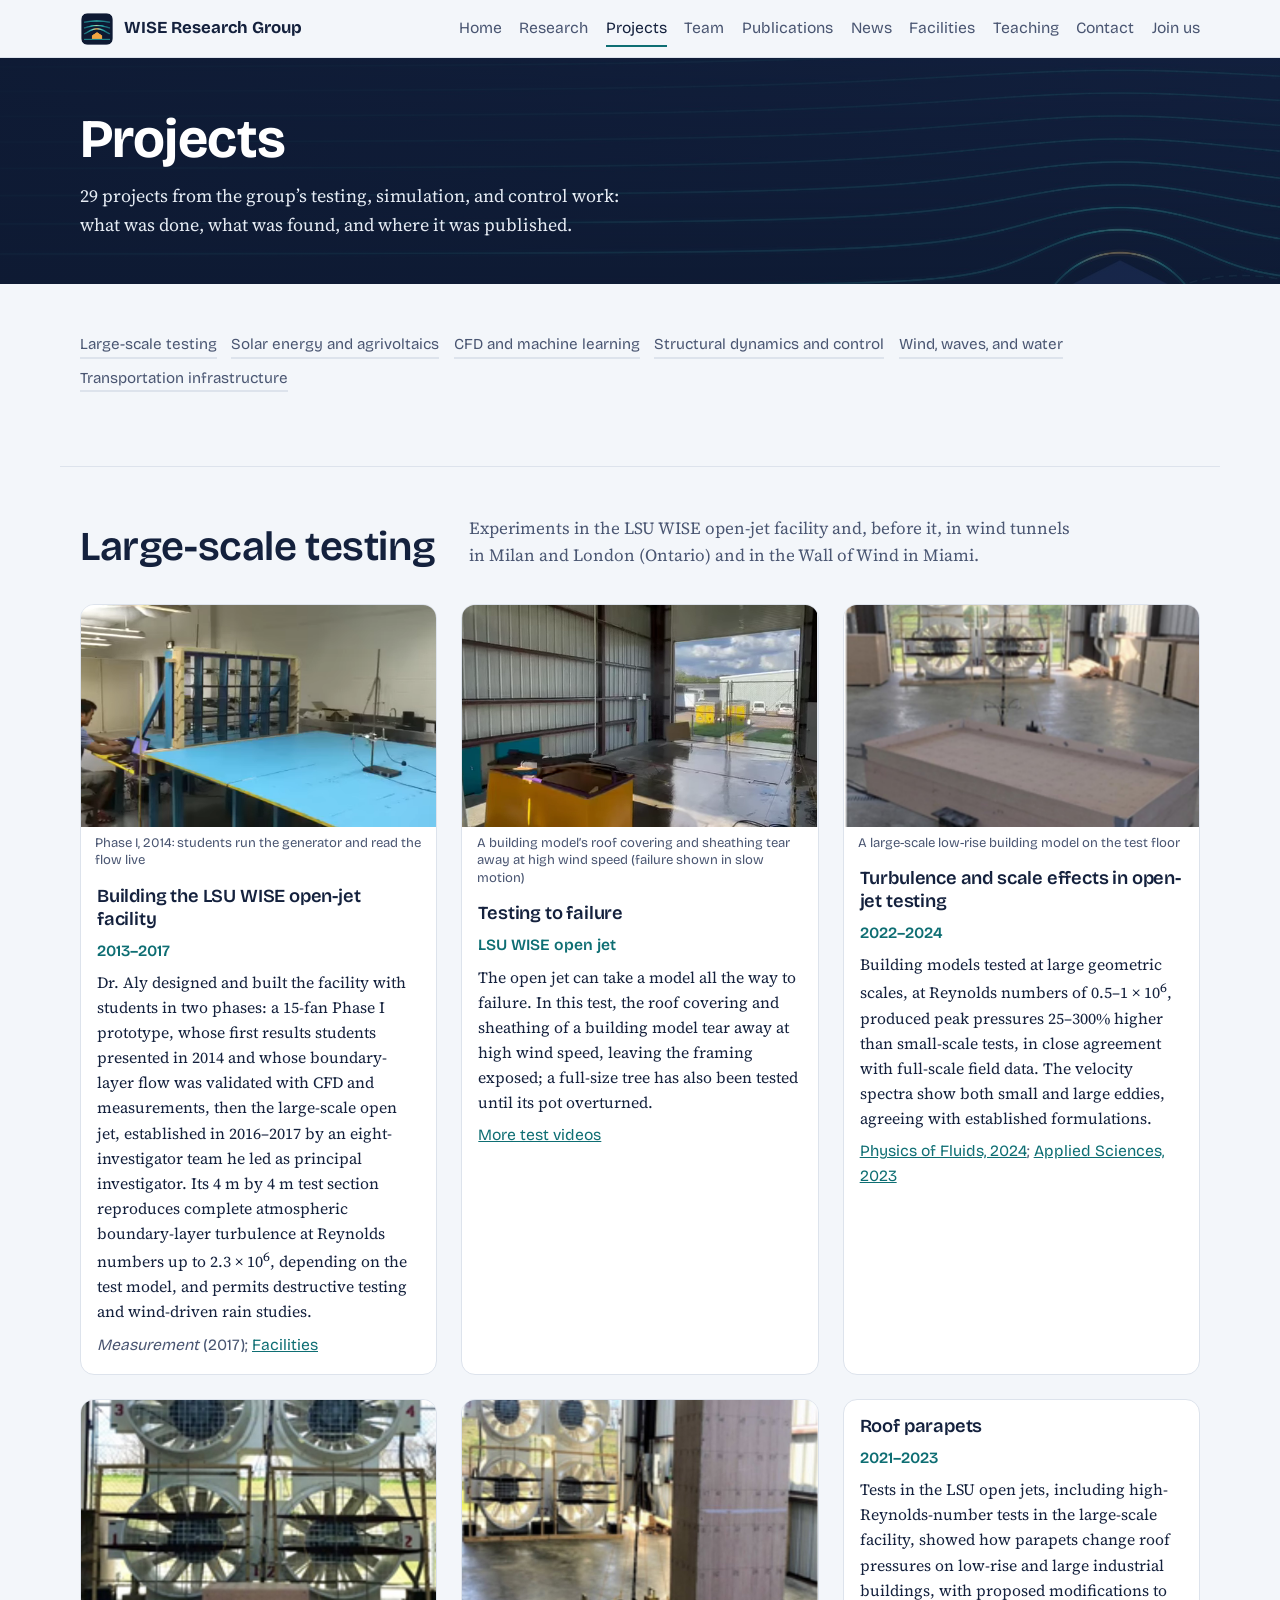
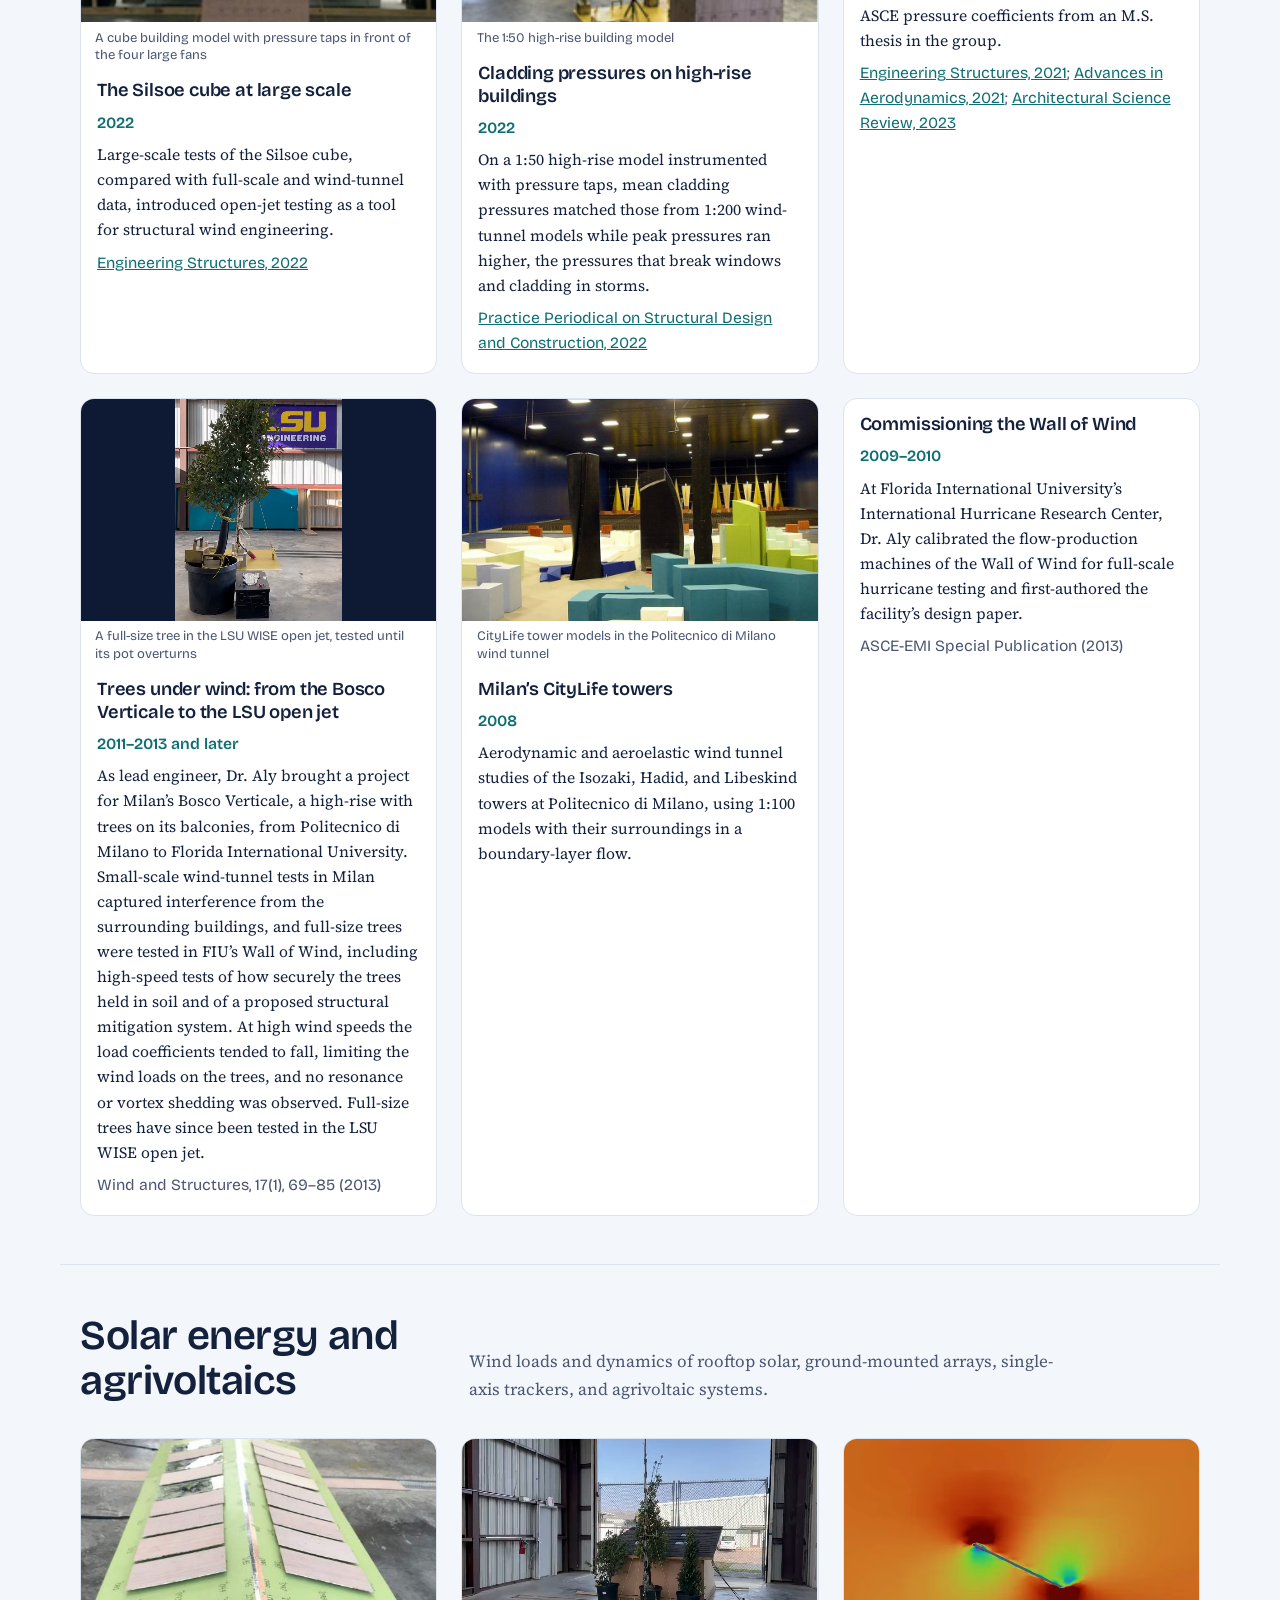
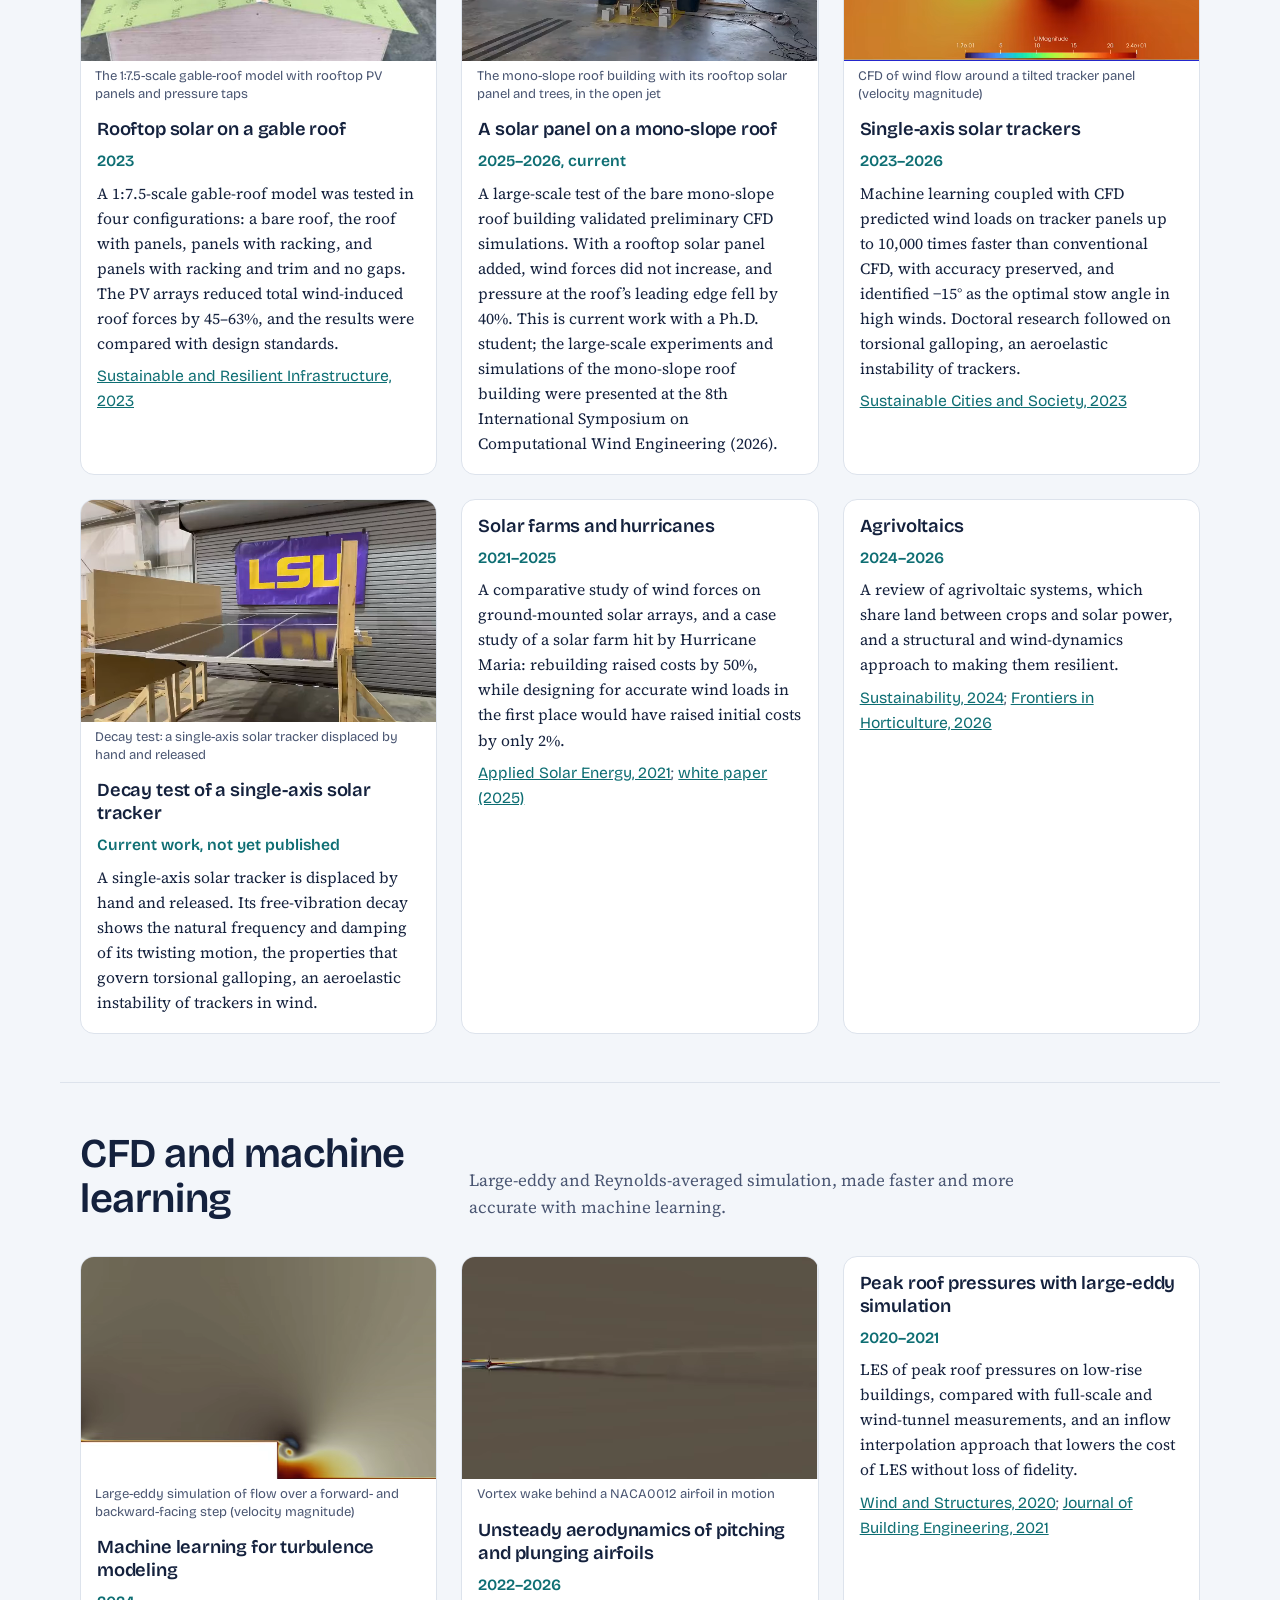
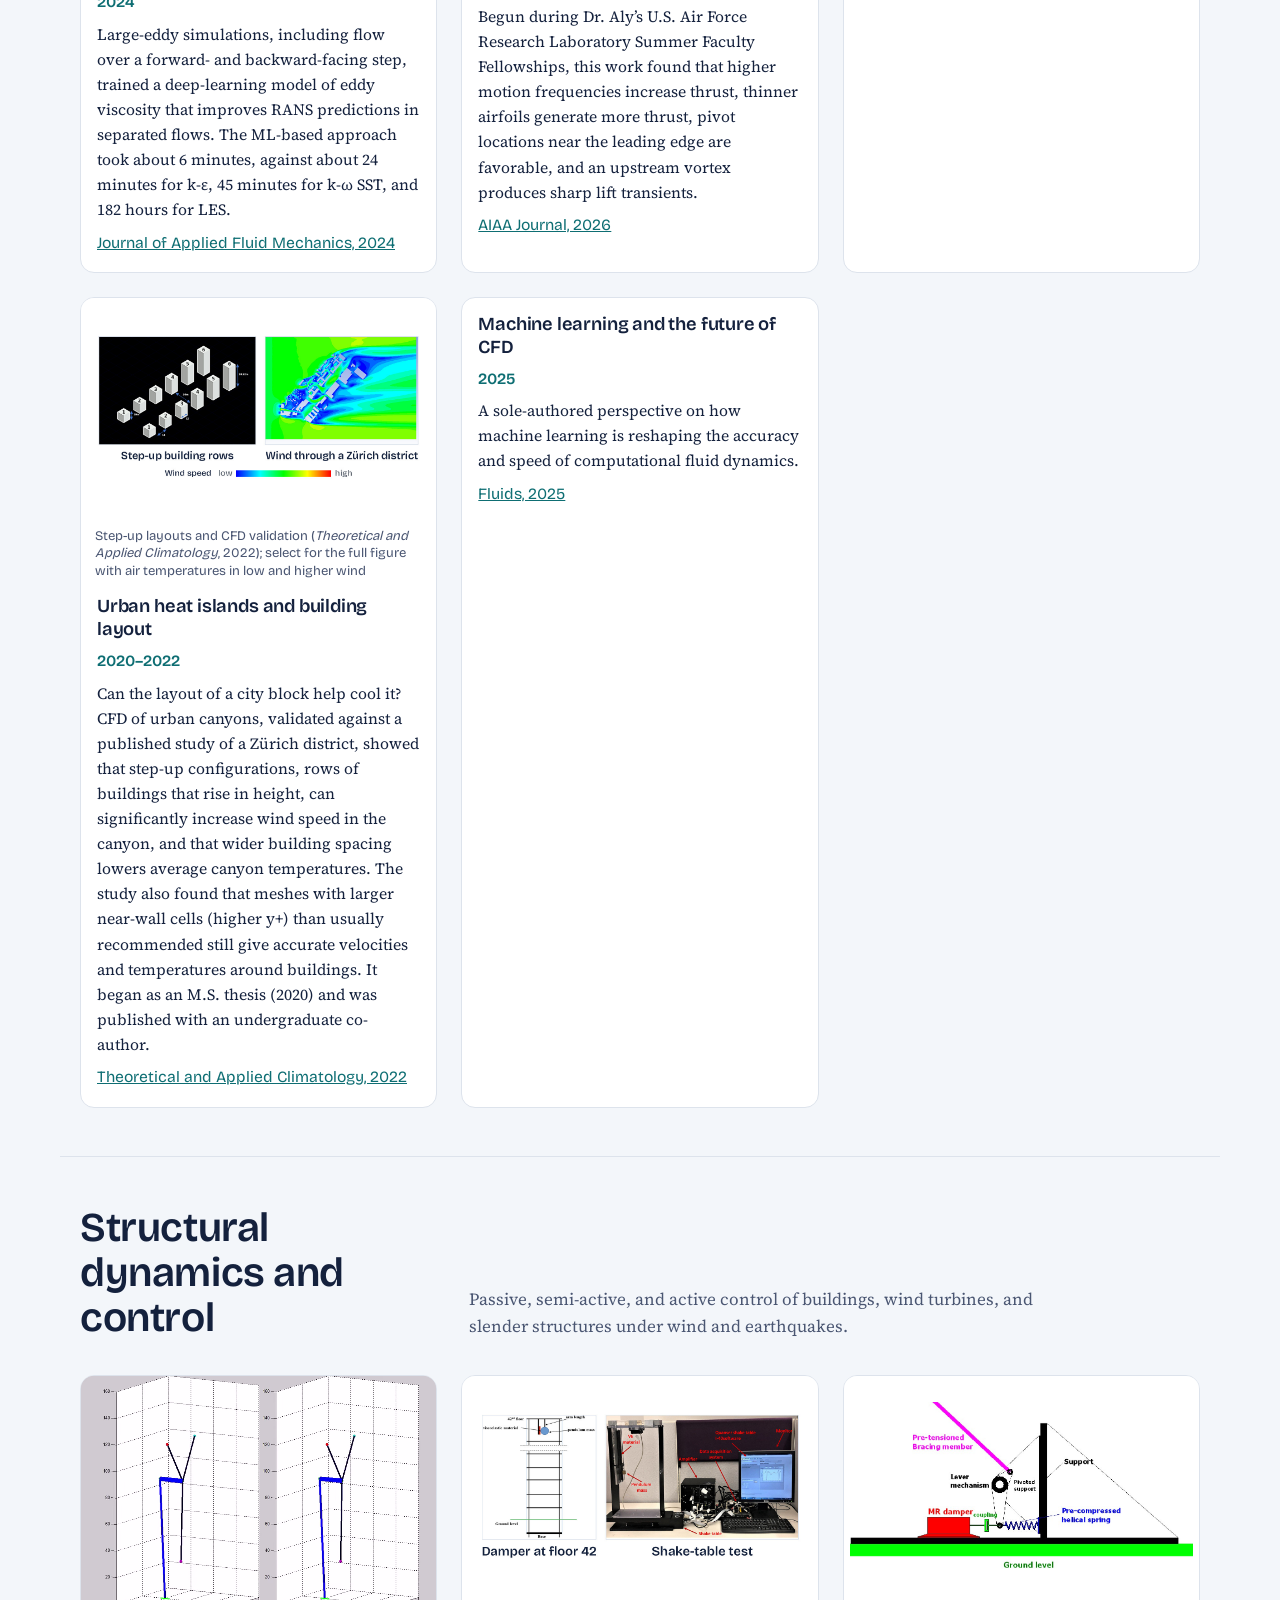
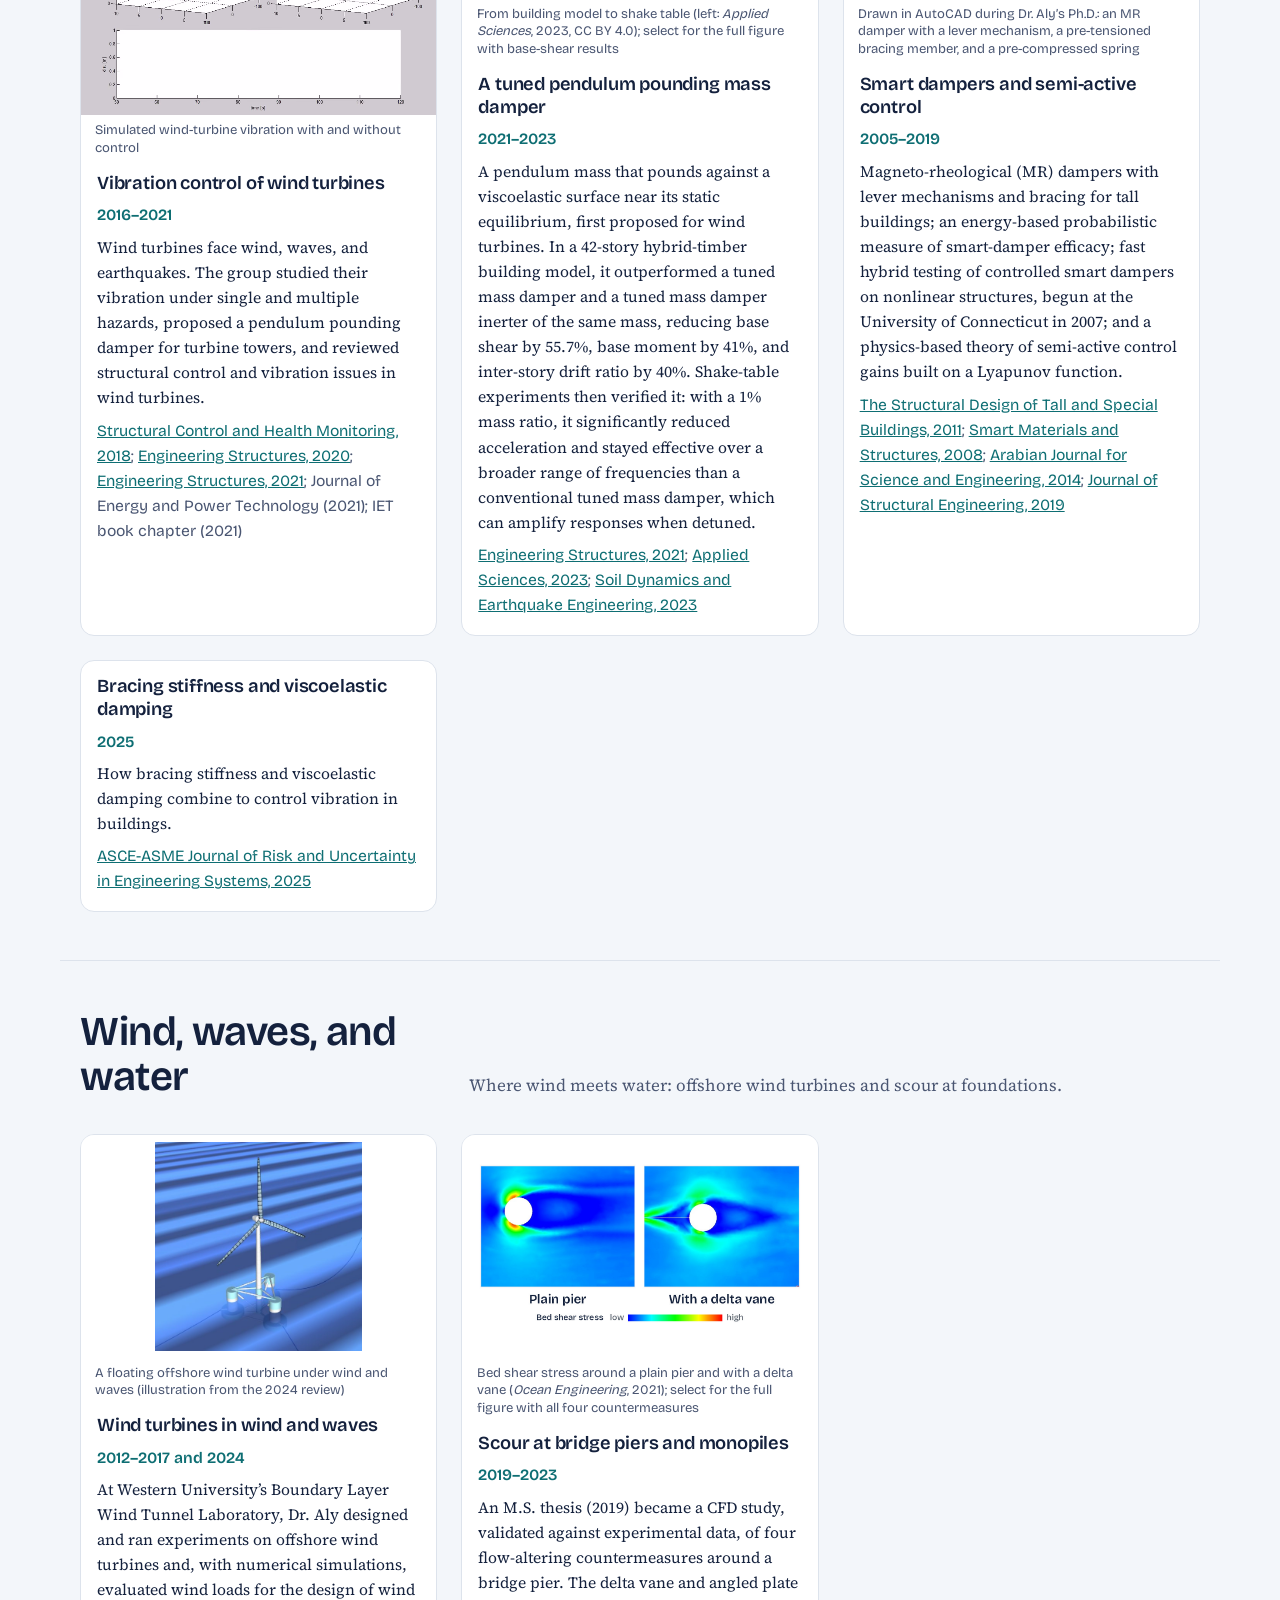
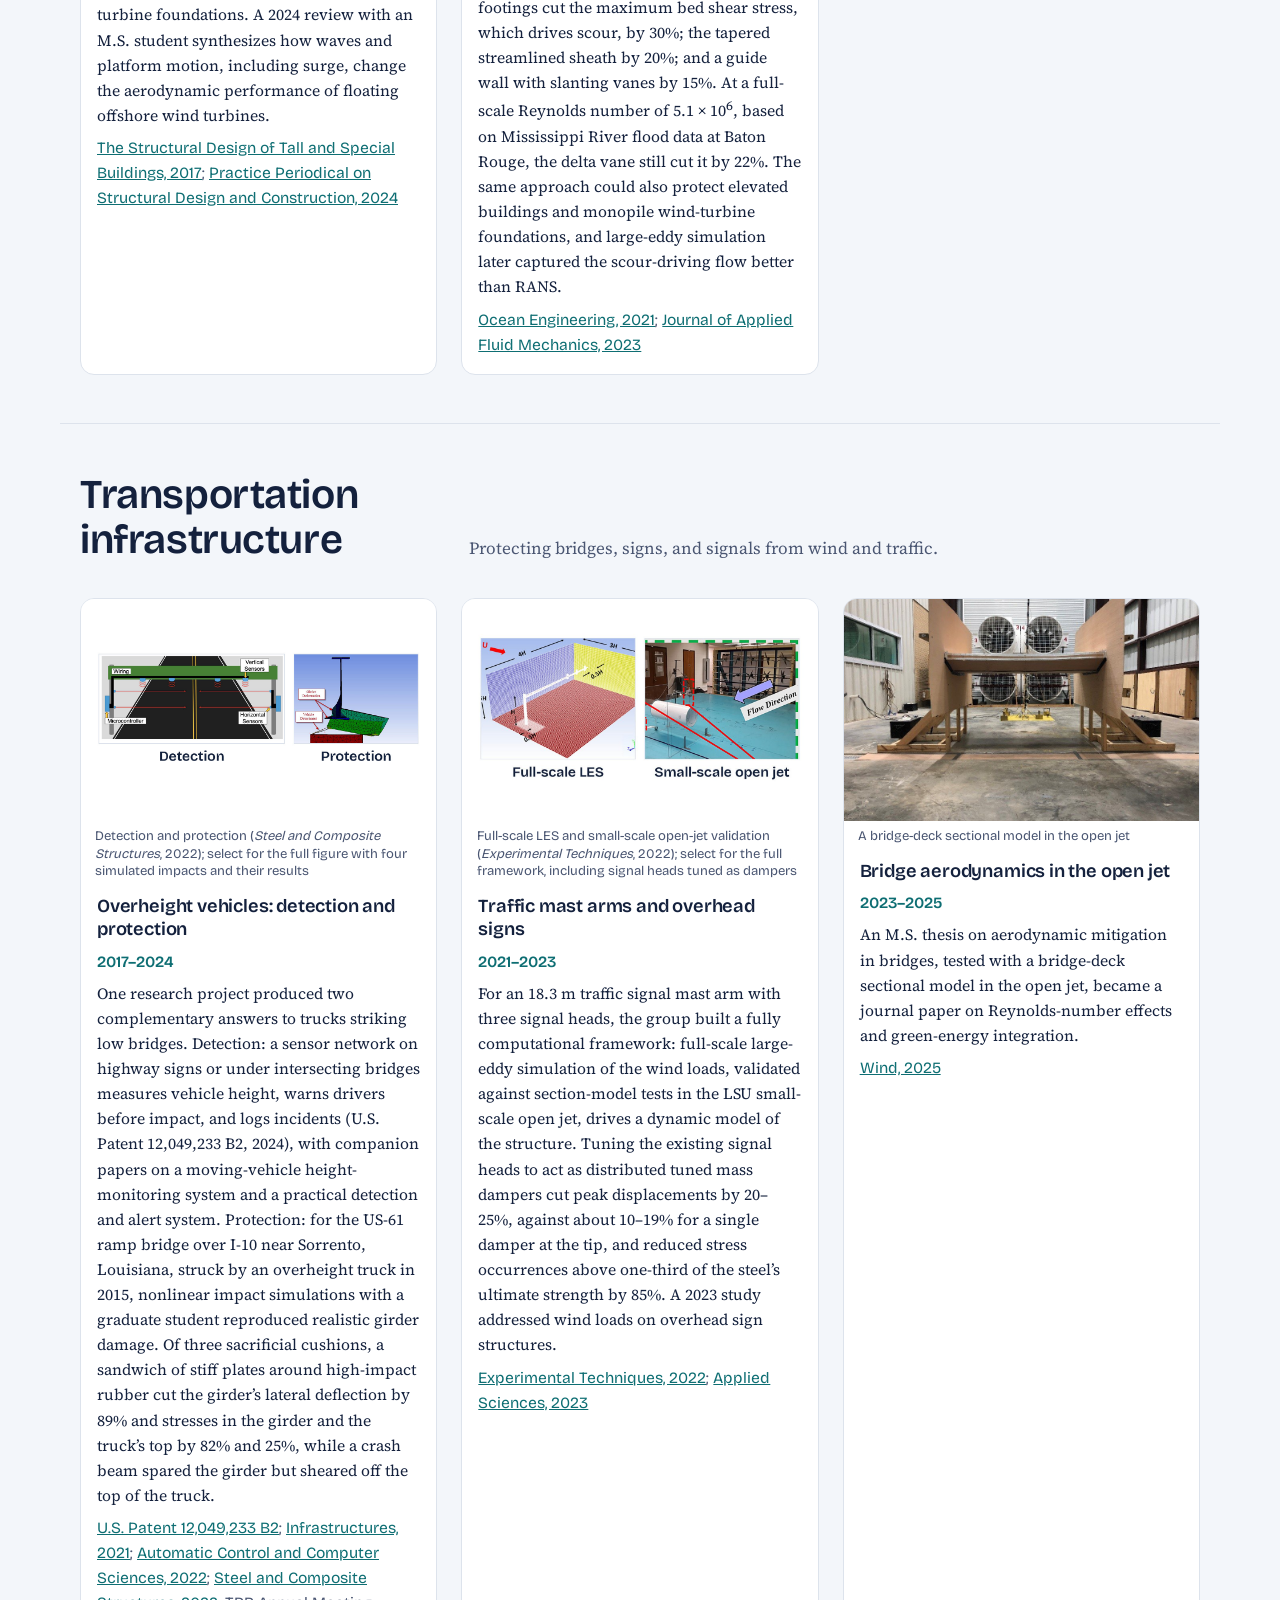
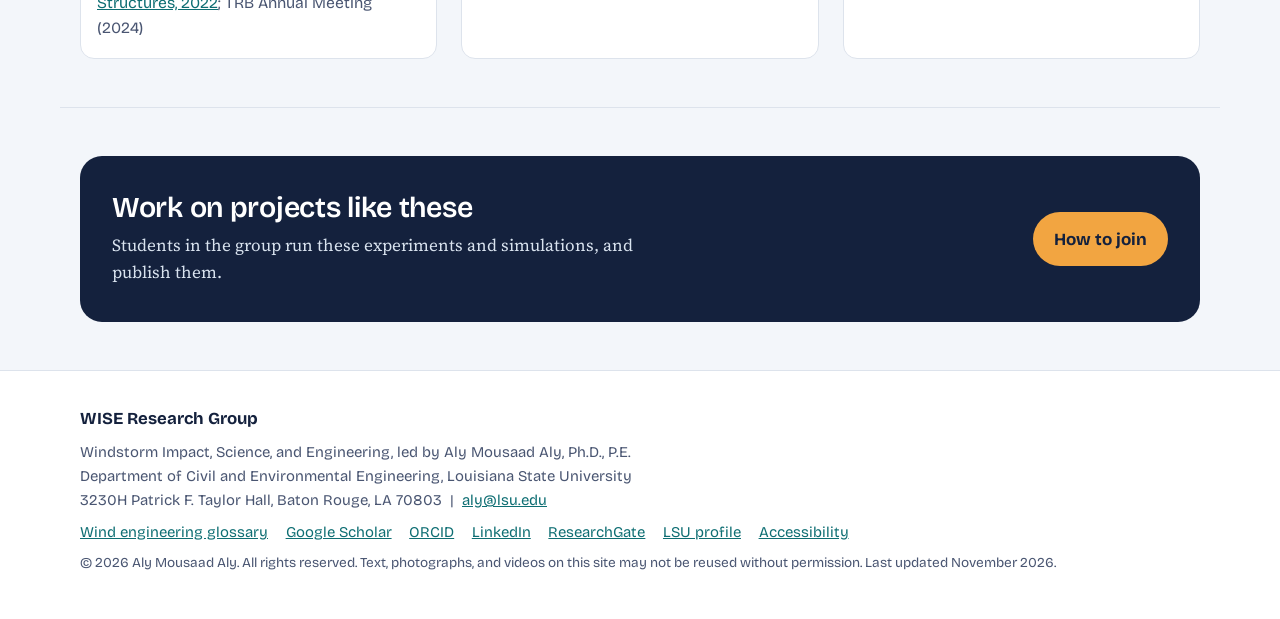
<file: projects.html>
<!DOCTYPE html>
<html lang="en">
<head>
<meta charset="utf-8">
<meta name="viewport" content="width=device-width, initial-scale=1">
<title>Projects | WISE Research Group | Aly Mousaad Aly</title>
<meta name="description" content="29 projects with photos and videos: open-jet testing, rooftop solar and trackers, CFD and machine learning, vibration control, offshore wind, and bridges.">
<link rel="canonical" href="https://wise-research-group.github.io/projects.html">
<meta property="og:type" content="website">
<meta property="og:site_name" content="WISE Research Group">
<meta property="og:title" content="Projects | WISE Research Group | Aly Mousaad Aly">
<meta property="og:description" content="29 projects with photos and videos: open-jet testing, rooftop solar and trackers, CFD and machine learning, vibration control, offshore wind, and bridges.">
<meta property="og:url" content="https://wise-research-group.github.io/projects.html">
<meta property="og:image" content="https://wise-research-group.github.io/assets/img/og-image.jpg">
<meta name="twitter:card" content="summary_large_image">
<link rel="icon" type="image/png" sizes="32x32" href="assets/img/favicon-32.png">
<link rel="apple-touch-icon" href="assets/img/apple-touch-icon.png">
<meta name="theme-color" content="#14213D">
<link rel="preconnect" href="https://fonts.googleapis.com">
<link rel="preconnect" href="https://fonts.gstatic.com" crossorigin>
<link href="https://fonts.googleapis.com/css2?family=Bricolage+Grotesque:opsz,wght@12..96,400;12..96,600;12..96,700&amp;family=Source+Serif+4:ital,opsz,wght@0,8..60,400;0,8..60,600;1,8..60,400&amp;display=swap" rel="stylesheet">
<link rel="stylesheet" href="assets/site.css?v=47">
<script>document.documentElement.className+=' js';</script>
</head>
<body>
<a class="skip" href="#main">Skip to content</a>
<header class="site-header">
  <div class="inner">
    <a class="brand" href="index.html"><img src="assets/img/logo.png" alt="" width="34" height="34">WISE Research Group</a>
    <button class="nav-toggle" type="button" aria-expanded="false" aria-controls="site-nav">Menu</button>
    <nav id="site-nav" class="site-nav" aria-label="Main"><a href="index.html">Home</a><a href="research.html">Research</a><a href="projects.html" aria-current="page">Projects</a><a href="team.html">Team</a><a href="publications.html">Publications</a><a href="news.html">News</a><a href="facilities.html">Facilities</a><a href="teaching.html">Teaching</a><a href="contact.html">Contact</a><a href="join.html">Join us</a></nav>
  </div>
</header>
<main id="main">
<section class="page-band"><div class="inner"><h1>Projects</h1><p class="lede">29 projects from the group&rsquo;s testing, simulation, and control work: what was done, what was found, and where it was published.</p></div></section>
<section class="section"><nav class="jumps" aria-label="Project areas"><a href="#testing">Large-scale testing</a><a href="#solar">Solar energy and agrivoltaics</a><a href="#cfd">CFD and machine learning</a><a href="#control">Structural dynamics and control</a><a href="#waves">Wind, waves, and water</a><a href="#transport">Transportation infrastructure</a></nav></section><section class="section" id="testing"><div class="head"><h2>Large-scale testing</h2><p>Experiments in the LSU WISE open-jet facility and, before it, in wind tunnels in Milan and London (Ontario) and in the Wall of Wind in Miami.</p></div><div class="proj-grid"><article class="proj"><div class="proj-media"><video class="auto-video" muted loop playsinline preload="none" poster="assets/photos/phase1-test-poster.jpg" aria-label="Phase I, 2014: students run the generator and read the flow live"><source src="assets/photos/phase1-test.webm" type="video/webm"><source src="assets/photos/phase1-test.mp4" type="video/mp4"></video><p class="proj-cap">Phase I, 2014: students run the generator and read the flow live</p></div><div class="proj-body"><h3>Building the LSU WISE open-jet facility</h3><p class="proj-meta">2013&ndash;2017</p><p>Dr. Aly designed and built the facility with students in two phases: a 15-fan Phase I prototype, whose first results students presented in 2014 and whose boundary-layer flow was validated with CFD and measurements, then the large-scale open jet, established in 2016&ndash;2017 by an eight-investigator team he led as principal investigator. Its 4 m by 4 m test section reproduces complete atmospheric boundary-layer turbulence at Reynolds numbers up to 2.3&nbsp;&times;&nbsp;10<sup>6</sup>, depending on the test model, and permits destructive testing and wind-driven rain studies.</p><p class="proj-pubs"><i>Measurement</i> (2017); <a href="facilities.html">Facilities</a></p></div></article><article class="proj"><div class="proj-media"><video class="auto-video" muted loop playsinline preload="none" poster="assets/photos/destructive-roof-poster.jpg" aria-label="A building model&rsquo;s roof covering and sheathing tear away at high wind speed (failure shown in slow motion)"><source src="assets/photos/destructive-roof.webm" type="video/webm"><source src="assets/photos/destructive-roof.mp4" type="video/mp4"></video><p class="proj-cap">A building model&rsquo;s roof covering and sheathing tear away at high wind speed (failure shown in slow motion)</p></div><div class="proj-body"><h3>Testing to failure</h3><p class="proj-meta">LSU WISE open jet</p><p>The open jet can take a model all the way to failure. In this test, the roof covering and sheathing of a building model tear away at high wind speed, leaving the framing exposed; a full-size tree has also been tested until its pot overturned.</p><p class="proj-pubs"><a href="facilities.html#failure">More test videos</a></p></div></article><article class="proj"><div class="proj-media"><img src="assets/photos/openjet-lowrise-model.jpg" alt="A large-scale low-rise building model on the test floor" loading="lazy" onerror="this.remove()"><p class="proj-cap">A large-scale low-rise building model on the test floor</p></div><div class="proj-body"><h3>Turbulence and scale effects in open-jet testing</h3><p class="proj-meta">2022&ndash;2024</p><p>Building models tested at large geometric scales, at Reynolds numbers of 0.5&ndash;1&nbsp;&times;&nbsp;10<sup>6</sup>, produced peak pressures 25&ndash;300% higher than small-scale tests, in close agreement with full-scale field data. The velocity spectra show both small and large eddies, agreeing with established formulations.</p><p class="proj-pubs"><a href="https://doi.org/10.1063/5.0231093">Physics of Fluids, 2024</a>; <a href="https://doi.org/10.3390/app132312546">Applied Sciences, 2023</a></p></div></article><article class="proj"><div class="proj-media"><img src="assets/photos/openjet-cube-fans.jpg" alt="A cube building model with pressure taps in front of the four large fans" loading="lazy" onerror="this.remove()"><p class="proj-cap">A cube building model with pressure taps in front of the four large fans</p></div><div class="proj-body"><h3>The Silsoe cube at large scale</h3><p class="proj-meta">2022</p><p>Large-scale tests of the Silsoe cube, compared with full-scale and wind-tunnel data, introduced open-jet testing as a tool for structural wind engineering.</p><p class="proj-pubs"><a href="https://doi.org/10.1016/j.engstruct.2022.114567">Engineering Structures, 2022</a></p></div></article><article class="proj"><div class="proj-media"><img src="assets/photos/tall_building.jpg" alt="The 1:50 high-rise building model" loading="lazy" onerror="this.remove()"><p class="proj-cap">The 1:50 high-rise building model</p></div><div class="proj-body"><h3>Cladding pressures on high-rise buildings</h3><p class="proj-meta">2022</p><p>On a 1:50 high-rise model instrumented with pressure taps, mean cladding pressures matched those from 1:200 wind-tunnel models while peak pressures ran higher, the pressures that break windows and cladding in storms.</p><p class="proj-pubs"><a href="https://doi.org/10.1061/(ASCE)SC.1943-5576.0000689">Practice Periodical on Structural Design and Construction, 2022</a></p></div></article><article class="proj"><div class="proj-body"><h3>Roof parapets</h3><p class="proj-meta">2021&ndash;2023</p><p>Tests in the LSU open jets, including high-Reynolds-number tests in the large-scale facility, showed how parapets change roof pressures on low-rise and large industrial buildings, with proposed modifications to ASCE pressure coefficients from an M.S. thesis in the group.</p><p class="proj-pubs"><a href="https://doi.org/10.1016/j.engstruct.2021.112006">Engineering Structures, 2021</a>; <a href="https://doi.org/10.1186/s42774-021-00080-z">Advances in Aerodynamics, 2021</a>; <a href="https://doi.org/10.1080/00038628.2023.2174066">Architectural Science Review, 2023</a></p></div></article><article class="proj"><div class="proj-media"><video style="object-fit:contain" class="auto-video" muted loop playsinline preload="none" poster="assets/photos/tree-overturn-poster.jpg" aria-label="A full-size tree in the LSU WISE open jet, tested until its pot overturns"><source src="assets/photos/tree-overturn.mp4" type="video/mp4"><source src="assets/photos/tree-overturn.webm" type="video/webm"></video><p class="proj-cap">A full-size tree in the LSU WISE open jet, tested until its pot overturns</p></div><div class="proj-body"><h3>Trees under wind: from the Bosco Verticale to the LSU open jet</h3><p class="proj-meta">2011&ndash;2013 and later</p><p>As lead engineer, Dr. Aly brought a project for Milan&rsquo;s Bosco Verticale, a high-rise with trees on its balconies, from Politecnico di Milano to Florida International University. Small-scale wind-tunnel tests in Milan captured interference from the surrounding buildings, and full-size trees were tested in FIU&rsquo;s Wall of Wind, including high-speed tests of how securely the trees held in soil and of a proposed structural mitigation system. At high wind speeds the load coefficients tended to fall, limiting the wind loads on the trees, and no resonance or vortex shedding was observed. Full-size trees have since been tested in the LSU WISE open jet.</p><p class="proj-pubs">Wind and Structures, 17(1), 69&ndash;85 (2013)</p></div></article><article class="proj"><div class="proj-media"><img src="assets/photos/windtunnel-tall-buildings.jpg" alt="CityLife tower models in the Politecnico di Milano wind tunnel" loading="lazy" onerror="this.remove()"><p class="proj-cap">CityLife tower models in the Politecnico di Milano wind tunnel</p></div><div class="proj-body"><h3>Milan&rsquo;s CityLife towers</h3><p class="proj-meta">2008</p><p>Aerodynamic and aeroelastic wind tunnel studies of the Isozaki, Hadid, and Libeskind towers at Politecnico di Milano, using 1:100 models with their surroundings in a boundary-layer flow.</p></div></article><article class="proj"><div class="proj-body"><h3>Commissioning the Wall of Wind</h3><p class="proj-meta">2009&ndash;2010</p><p>At Florida International University&rsquo;s International Hurricane Research Center, Dr. Aly calibrated the flow-production machines of the Wall of Wind for full-scale hurricane testing and first-authored the facility&rsquo;s design paper.</p><p class="proj-pubs">ASCE-EMI Special Publication (2013)</p></div></article></div></section><section class="section" id="solar"><div class="head"><h2>Solar energy and agrivoltaics</h2><p>Wind loads and dynamics of rooftop solar, ground-mounted arrays, single-axis trackers, and agrivoltaic systems.</p></div><div class="proj-grid"><article class="proj"><div class="proj-media"><img src="assets/photos/openjet-gable-pv-model.jpg" alt="The 1:7.5-scale gable-roof model with rooftop PV panels and pressure taps" loading="lazy" onerror="this.remove()"><p class="proj-cap">The 1:7.5-scale gable-roof model with rooftop PV panels and pressure taps</p></div><div class="proj-body"><h3>Rooftop solar on a gable roof</h3><p class="proj-meta">2023</p><p>A 1:7.5-scale gable-roof model was tested in four configurations: a bare roof, the roof with panels, panels with racking, and panels with racking and trim and no gaps. The PV arrays reduced total wind-induced roof forces by 45&ndash;63%, and the results were compared with design standards.</p><p class="proj-pubs"><a href="https://doi.org/10.1080/23789689.2023.2257506">Sustainable and Resilient Infrastructure, 2023</a></p></div></article><article class="proj"><div class="proj-media"><video class="auto-video" muted loop playsinline preload="none" poster="assets/photos/trees-solar-poster.jpg" aria-label="The mono-slope roof building with its rooftop solar panel and trees, in the open jet"><source src="assets/photos/trees-solar.mp4" type="video/mp4"><source src="assets/photos/trees-solar.webm" type="video/webm"></video><p class="proj-cap">The mono-slope roof building with its rooftop solar panel and trees, in the open jet</p></div><div class="proj-body"><h3>A solar panel on a mono-slope roof</h3><p class="proj-meta">2025&ndash;2026, current</p><p>A large-scale test of the bare mono-slope roof building validated preliminary CFD simulations. With a rooftop solar panel added, wind forces did not increase, and pressure at the roof&rsquo;s leading edge fell by 40%. This is current work with a Ph.D. student; the large-scale experiments and simulations of the mono-slope roof building were presented at the 8th International Symposium on Computational Wind Engineering (2026).</p></div></article><article class="proj"><div class="proj-media"><video class="auto-video" muted loop playsinline preload="none" poster="assets/photos/tracker-cfd-poster.jpg" aria-label="CFD of wind flow around a tilted tracker panel (velocity magnitude)"><source src="assets/photos/tracker-cfd.webm" type="video/webm"><source src="assets/photos/tracker-cfd.mp4" type="video/mp4"></video><p class="proj-cap">CFD of wind flow around a tilted tracker panel (velocity magnitude)</p></div><div class="proj-body"><h3>Single-axis solar trackers</h3><p class="proj-meta">2023&ndash;2026</p><p>Machine learning coupled with CFD predicted wind loads on tracker panels up to 10,000 times faster than conventional CFD, with accuracy preserved, and identified &minus;15&deg; as the optimal stow angle in high winds. Doctoral research followed on torsional galloping, an aeroelastic instability of trackers.</p><p class="proj-pubs"><a href="https://doi.org/10.1016/j.scs.2023.104529">Sustainable Cities and Society, 2023</a></p></div></article><article class="proj"><div class="proj-media"><video class="auto-video" muted loop playsinline preload="none" poster="assets/photos/solar-excitation-poster.jpg" aria-label="Decay test: a single-axis solar tracker displaced by hand and released"><source src="assets/photos/solar-excitation.mp4" type="video/mp4"><source src="assets/photos/solar-excitation.webm" type="video/webm"></video><p class="proj-cap">Decay test: a single-axis solar tracker displaced by hand and released</p></div><div class="proj-body"><h3>Decay test of a single-axis solar tracker</h3><p class="proj-meta">Current work, not yet published</p><p>A single-axis solar tracker is displaced by hand and released. Its free-vibration decay shows the natural frequency and damping of its twisting motion, the properties that govern torsional galloping, an aeroelastic instability of trackers in wind.</p></div></article><article class="proj"><div class="proj-body"><h3>Solar farms and hurricanes</h3><p class="proj-meta">2021&ndash;2025</p><p>A comparative study of wind forces on ground-mounted solar arrays, and a case study of a solar farm hit by Hurricane Maria: rebuilding raised costs by 50%, while designing for accurate wind loads in the first place would have raised initial costs by only 2%.</p><p class="proj-pubs"><a href="https://doi.org/10.3103/S0003701X21050030">Applied Solar Energy, 2021</a>; <a href="https://repository.lsu.edu/civil_engineering_pubs/1319/">white paper (2025)</a></p></div></article><article class="proj"><div class="proj-body"><h3>Agrivoltaics</h3><p class="proj-meta">2024&ndash;2026</p><p>A review of agrivoltaic systems, which share land between crops and solar power, and a structural and wind-dynamics approach to making them resilient.</p><p class="proj-pubs"><a href="https://doi.org/10.3390/su16188271">Sustainability, 2024</a>; <a href="https://doi.org/10.3389/fhort.2025.1677480">Frontiers in Horticulture, 2026</a></p></div></article></div></section><section class="section" id="cfd"><div class="head"><h2>CFD and machine learning</h2><p>Large-eddy and Reynolds-averaged simulation, made faster and more accurate with machine learning.</p></div><div class="proj-grid"><article class="proj"><div class="proj-media"><video class="auto-video" muted loop playsinline preload="none" poster="assets/photos/cfd-step-poster.jpg" aria-label="Large-eddy simulation of flow over a forward- and backward-facing step (velocity magnitude)"><source src="assets/photos/cfd-step.webm" type="video/webm"><source src="assets/photos/cfd-step.mp4" type="video/mp4"></video><p class="proj-cap">Large-eddy simulation of flow over a forward- and backward-facing step (velocity magnitude)</p></div><div class="proj-body"><h3>Machine learning for turbulence modeling</h3><p class="proj-meta">2024</p><p>Large-eddy simulations, including flow over a forward- and backward-facing step, trained a deep-learning model of eddy viscosity that improves RANS predictions in separated flows. The ML-based approach took about 6 minutes, against about 24 minutes for k-&epsilon;, 45 minutes for k-&omega; SST, and 182 hours for LES.</p><p class="proj-pubs"><a href="https://doi.org/10.47176/jafm.17.12.2770">Journal of Applied Fluid Mechanics, 2024</a></p></div></article><article class="proj"><div class="proj-media"><video class="auto-video" muted loop playsinline preload="none" poster="assets/photos/airfoil-wake-poster.jpg" aria-label="Vortex wake behind a NACA0012 airfoil in motion"><source src="assets/photos/airfoil-wake.webm" type="video/webm"><source src="assets/photos/airfoil-wake.mp4" type="video/mp4"></video><p class="proj-cap">Vortex wake behind a NACA0012 airfoil in motion</p></div><div class="proj-body"><h3>Unsteady aerodynamics of pitching and plunging airfoils</h3><p class="proj-meta">2022&ndash;2026</p><p>Begun during Dr. Aly&rsquo;s U.S. Air Force Research Laboratory Summer Faculty Fellowships, this work found that higher motion frequencies increase thrust, thinner airfoils generate more thrust, pivot locations near the leading edge are favorable, and an upstream vortex produces sharp lift transients.</p><p class="proj-pubs"><a href="https://doi.org/10.2514/1.J066135">AIAA Journal, 2026</a></p></div></article><article class="proj"><div class="proj-body"><h3>Peak roof pressures with large-eddy simulation</h3><p class="proj-meta">2020&ndash;2021</p><p>LES of peak roof pressures on low-rise buildings, compared with full-scale and wind-tunnel measurements, and an inflow interpolation approach that lowers the cost of LES without loss of fidelity.</p><p class="proj-pubs"><a href="https://doi.org/10.12989/was.2020.30.1.099">Wind and Structures, 2020</a>; <a href="https://doi.org/10.1016/j.jobe.2021.102792">Journal of Building Engineering, 2021</a></p></div></article><article class="proj" id="urban-heat"><div class="proj-media"><a href="assets/photos/urban-heat-island.jpg" title="Open full size"><img class="fig" src="assets/photos/urban-heat-card.jpg" width="1200" height="750" alt="Step-up building rows, and CFD of wind through a Zurich district used to validate the simulations" loading="lazy" onerror="this.remove()"></a><p class="proj-cap">Step-up layouts and CFD validation (<i>Theoretical and Applied Climatology</i>, 2022); select for the full figure with air temperatures in low and higher wind</p></div><div class="proj-body"><h3>Urban heat islands and building layout</h3><p class="proj-meta">2020&ndash;2022</p><p>Can the layout of a city block help cool it? CFD of urban canyons, validated against a published study of a Z&uuml;rich district, showed that step-up configurations, rows of buildings that rise in height, can significantly increase wind speed in the canyon, and that wider building spacing lowers average canyon temperatures. The study also found that meshes with larger near-wall cells (higher y+) than usually recommended still give accurate velocities and temperatures around buildings. It began as an M.S. thesis (2020) and was published with an undergraduate co-author.</p><p class="proj-pubs"><a href="https://doi.org/10.1007/s00704-022-04116-2">Theoretical and Applied Climatology, 2022</a></p></div></article><article class="proj"><div class="proj-body"><h3>Machine learning and the future of CFD</h3><p class="proj-meta">2025</p><p>A sole-authored perspective on how machine learning is reshaping the accuracy and speed of computational fluid dynamics.</p><p class="proj-pubs"><a href="https://doi.org/10.3390/fluids10100275">Fluids, 2025</a></p></div></article></div></section><section class="section" id="control"><div class="head"><h2>Structural dynamics and control</h2><p>Passive, semi-active, and active control of buildings, wind turbines, and slender structures under wind and earthquakes.</p></div><div class="proj-grid"><article class="proj"><div class="proj-media"><video class="auto-video plot-video" muted loop playsinline preload="none" poster="assets/photos/wind-turbine-control-poster.jpg" aria-label="Simulated wind-turbine vibration with and without control"><source src="assets/photos/wind-turbine-control.mp4" type="video/mp4"><source src="assets/photos/wind-turbine-control.webm" type="video/webm"></video><p class="proj-cap">Simulated wind-turbine vibration with and without control</p></div><div class="proj-body"><h3>Vibration control of wind turbines</h3><p class="proj-meta">2016&ndash;2021</p><p>Wind turbines face wind, waves, and earthquakes. The group studied their vibration under single and multiple hazards, proposed a pendulum pounding damper for turbine towers, and reviewed structural control and vibration issues in wind turbines.</p><p class="proj-pubs"><a href="https://doi.org/10.1002/stc.2261">Structural Control and Health Monitoring, 2018</a>; <a href="https://doi.org/10.1016/j.engstruct.2019.110087">Engineering Structures, 2020</a>; <a href="https://doi.org/10.1016/j.engstruct.2021.111891">Engineering Structures, 2021</a>; Journal of Energy and Power Technology (2021); IET book chapter (2021)</p></div></article><article class="proj"><div class="proj-media"><a href="assets/photos/ptmd-building-to-shake-table.jpg" title="Open full size"><img class="fig" src="assets/photos/ptmd-card.jpg" width="1200" height="750" alt="The tuned pendulum pounding mass damper at the 42nd floor of a building model, and the shake-table experiment" loading="lazy" onerror="this.remove()"></a><p class="proj-cap">From building model to shake table (left: <i>Applied Sciences</i>, 2023, CC BY 4.0); select for the full figure with base-shear results</p></div><div class="proj-body"><h3>A tuned pendulum pounding mass damper</h3><p class="proj-meta">2021&ndash;2023</p><p>A pendulum mass that pounds against a viscoelastic surface near its static equilibrium, first proposed for wind turbines. In a 42-story hybrid-timber building model, it outperformed a tuned mass damper and a tuned mass damper inerter of the same mass, reducing base shear by 55.7%, base moment by 41%, and inter-story drift ratio by 40%. Shake-table experiments then verified it: with a 1% mass ratio, it significantly reduced acceleration and stayed effective over a broader range of frequencies than a conventional tuned mass damper, which can amplify responses when detuned.</p><p class="proj-pubs"><a href="https://doi.org/10.1016/j.engstruct.2021.111891">Engineering Structures, 2021</a>; <a href="https://doi.org/10.3390/app13042230">Applied Sciences, 2023</a>; <a href="https://doi.org/10.1016/j.soildyn.2023.108044">Soil Dynamics and Earthquake Engineering, 2023</a></p></div></article><article class="proj"><div class="proj-media"><img class="fig" src="assets/photos/mr-damper-lever.jpg" alt="Drawn in AutoCAD during Dr. Aly&rsquo;s Ph.D.: an MR damper with a lever mechanism, a pre-tensioned bracing member, and a pre-compressed spring" loading="lazy" onerror="this.remove()"><p class="proj-cap">Drawn in AutoCAD during Dr. Aly&rsquo;s Ph.D.: an MR damper with a lever mechanism, a pre-tensioned bracing member, and a pre-compressed spring</p></div><div class="proj-body"><h3>Smart dampers and semi-active control</h3><p class="proj-meta">2005&ndash;2019</p><p>Magneto-rheological (MR) dampers with lever mechanisms and bracing for tall buildings; an energy-based probabilistic measure of smart-damper efficacy; fast hybrid testing of controlled smart dampers on nonlinear structures, begun at the University of Connecticut in 2007; and a physics-based theory of semi-active control gains built on a Lyapunov function.</p><p class="proj-pubs"><a href="https://doi.org/10.1002/tal.647">The Structural Design of Tall and Special Buildings, 2011</a>; <a href="https://iopscience.iop.org/article/10.1088/0964-1726/17/4/045008">Smart Materials and Structures, 2008</a>; <a href="https://doi.org/10.1007/s13369-013-0749-0">Arabian Journal for Science and Engineering, 2014</a>; <a href="https://doi.org/10.1061/(ASCE)ST.1943-541X.0002453">Journal of Structural Engineering, 2019</a></p></div></article><article class="proj"><div class="proj-body"><h3>Bracing stiffness and viscoelastic damping</h3><p class="proj-meta">2025</p><p>How bracing stiffness and viscoelastic damping combine to control vibration in buildings.</p><p class="proj-pubs"><a href="https://ascelibrary.org/doi/10.1061/AJRUA6.RUENG-1450">ASCE-ASME Journal of Risk and Uncertainty in Engineering Systems, 2025</a></p></div></article></div></section><section class="section" id="waves"><div class="head"><h2>Wind, waves, and water</h2><p>Where wind meets water: offshore wind turbines and scour at foundations.</p></div><div class="proj-grid"><article class="proj"><div class="proj-media"><img class="fig" src="assets/photos/fowt-waves.jpg" alt="A floating offshore wind turbine under wind and waves (illustration from the 2024 review)" loading="lazy" onerror="this.remove()"><p class="proj-cap">A floating offshore wind turbine under wind and waves (illustration from the 2024 review)</p></div><div class="proj-body"><h3>Wind turbines in wind and waves</h3><p class="proj-meta">2012&ndash;2017 and 2024</p><p>At Western University&rsquo;s Boundary Layer Wind Tunnel Laboratory, Dr. Aly designed and ran experiments on offshore wind turbines and, with numerical simulations, evaluated wind loads for the design of wind turbine foundations. A 2024 review with an M.S. student synthesizes how waves and platform motion, including surge, change the aerodynamic performance of floating offshore wind turbines.</p><p class="proj-pubs"><a href="https://doi.org/10.1002/tal.1362">The Structural Design of Tall and Special Buildings, 2017</a>; <a href="https://doi.org/10.1061/PPSCFX.SCENG-1486">Practice Periodical on Structural Design and Construction, 2024</a></p></div></article><article class="proj"><div class="proj-media"><a href="assets/photos/scour-countermeasures.jpg" title="Open full size"><img class="fig" src="assets/photos/scour-card.jpg" width="1200" height="750" alt="Bed shear stress around a plain bridge pier and around a pier with a delta vane, from low (blue) to high (red)" loading="lazy" onerror="this.remove()"></a><p class="proj-cap">Bed shear stress around a plain pier and with a delta vane (<i>Ocean Engineering</i>, 2021); select for the full figure with all four countermeasures</p></div><div class="proj-body"><h3>Scour at bridge piers and monopiles</h3><p class="proj-meta">2019&ndash;2023</p><p>An M.S. thesis (2019) became a CFD study, validated against experimental data, of four flow-altering countermeasures around a bridge pier. The delta vane and angled plate footings cut the maximum bed shear stress, which drives scour, by 30%; the tapered streamlined sheath by 20%; and a guide wall with slanting vanes by 15%. At a full-scale Reynolds number of 5.1&nbsp;&times;&nbsp;10<sup>6</sup>, based on Mississippi River flood data at Baton Rouge, the delta vane still cut it by 22%. The same approach could also protect elevated buildings and monopile wind-turbine foundations, and large-eddy simulation later captured the scour-driving flow better than RANS.</p><p class="proj-pubs"><a href="https://doi.org/10.1016/j.oceaneng.2021.109326">Ocean Engineering, 2021</a>; <a href="https://doi.org/10.47176/jafm.16.07.1691">Journal of Applied Fluid Mechanics, 2023</a></p></div></article></div></section><section class="section" id="transport"><div class="head"><h2>Transportation infrastructure</h2><p>Protecting bridges, signs, and signals from wind and traffic.</p></div><div class="proj-grid"><article class="proj"><div class="proj-media"><a href="assets/photos/overheight-protection.jpg" title="Open full size"><img class="fig" src="assets/photos/overheight-card.jpg" width="1200" height="750" alt="Overheight trucks and bridges: the patented sensor network that detects tall vehicles, and a simulated truck impact on a bridge girder" loading="lazy" onerror="this.remove()"></a><p class="proj-cap">Detection and protection (<i>Steel and Composite Structures</i>, 2022); select for the full figure with four simulated impacts and their results</p></div><div class="proj-body"><h3>Overheight vehicles: detection and protection</h3><p class="proj-meta">2017&ndash;2024</p><p>One research project produced two complementary answers to trucks striking low bridges. Detection: a sensor network on highway signs or under intersecting bridges measures vehicle height, warns drivers before impact, and logs incidents (U.S. Patent 12,049,233 B2, 2024), with companion papers on a moving-vehicle height-monitoring system and a practical detection and alert system. Protection: for the US-61 ramp bridge over I-10 near Sorrento, Louisiana, struck by an overheight truck in 2015, nonlinear impact simulations with a graduate student reproduced realistic girder damage. Of three sacrificial cushions, a sandwich of stiff plates around high-impact rubber cut the girder&rsquo;s lateral deflection by 89% and stresses in the girder and the truck&rsquo;s top by 82% and 25%, while a crash beam spared the girder but sheared off the top of the truck.</p><p class="proj-pubs"><a href="https://patents.google.com/patent/US12049233B2/en">U.S. Patent 12,049,233 B2</a>; <a href="https://doi.org/10.3390/infrastructures6060091">Infrastructures, 2021</a>; <a href="https://doi.org/10.3103/S0146411622050017">Automatic Control and Computer Sciences, 2022</a>; <a href="https://doi.org/10.12989/scs.2022.43.2.165">Steel and Composite Structures, 2022</a>; TRB Annual Meeting (2024)</p></div></article><article class="proj"><div class="proj-media"><a href="assets/photos/mastarm-framework.jpg" title="Open full size"><img class="fig" src="assets/photos/mastarm-card.jpg" width="1200" height="750" alt="The mast-arm framework: a full-scale LES model of the mast arm and a section-model test in the LSU small-scale open jet" loading="lazy" onerror="this.remove()"></a><p class="proj-cap">Full-scale LES and small-scale open-jet validation (<i>Experimental Techniques</i>, 2022); select for the full framework, including signal heads tuned as dampers</p></div><div class="proj-body"><h3>Traffic mast arms and overhead signs</h3><p class="proj-meta">2021&ndash;2023</p><p>For an 18.3 m traffic signal mast arm with three signal heads, the group built a fully computational framework: full-scale large-eddy simulation of the wind loads, validated against section-model tests in the LSU small-scale open jet, drives a dynamic model of the structure. Tuning the existing signal heads to act as distributed tuned mass dampers cut peak displacements by 20&ndash;25%, against about 10&ndash;19% for a single damper at the tip, and reduced stress occurrences above one-third of the steel&rsquo;s ultimate strength by 85%. A 2023 study addressed wind loads on overhead sign structures.</p><p class="proj-pubs"><a href="https://doi.org/10.1007/s40799-021-00495-9">Experimental Techniques, 2022</a>; <a href="https://doi.org/10.3390/app13031682">Applied Sciences, 2023</a></p></div></article><article class="proj"><div class="proj-media"><img src="assets/photos/openjet-sectional-model.jpg" alt="A bridge-deck sectional model in the open jet" loading="lazy" onerror="this.remove()"><p class="proj-cap">A bridge-deck sectional model in the open jet</p></div><div class="proj-body"><h3>Bridge aerodynamics in the open jet</h3><p class="proj-meta">2023&ndash;2025</p><p>An M.S. thesis on aerodynamic mitigation in bridges, tested with a bridge-deck sectional model in the open jet, became a journal paper on Reynolds-number effects and green-energy integration.</p><p class="proj-pubs"><a href="https://doi.org/10.3390/wind5040027">Wind, 2025</a></p></div></article></div></section><section class="section"><div class="join"><div><h2>Work on projects like these</h2><p>Students in the group run these experiments and simulations, and publish them.</p></div><a class="btn primary" href="join.html">How to join</a></div></section>
</main>
<footer class="site-footer">
  <div class="inner">
    <p class="f-brand">WISE Research Group</p>
    <p>Windstorm Impact, Science, and Engineering, led by Aly Mousaad Aly, Ph.D., P.E.<br>
    Department of Civil and Environmental Engineering, Louisiana State University<br>
    3230H Patrick F. Taylor Hall, Baton Rouge, LA 70803 &nbsp;|&nbsp; <a href="mailto:aly@lsu.edu">aly@lsu.edu</a></p>
    <p class="f-links"><a href="glossary.html">Wind engineering glossary</a><a href="https://scholar.google.com/citations?user=6DztFFsAAAAJ&amp;hl=en">Google Scholar</a><a href="https://orcid.org/0000-0002-1253-139X">ORCID</a><a href="https://www.linkedin.com/in/aly-mousaad-aly-a0b421186">LinkedIn</a><a href="https://www.researchgate.net/profile/Aly-Mousaad-Aly">ResearchGate</a><a href="https://www.lsu.edu/eng/cee/people/aly.php">LSU profile</a><a href="accessibility.html">Accessibility</a></p>
    <p class="f-small">&copy; 2026 Aly Mousaad Aly. All rights reserved. Text, photographs, and videos on this site may not be reused without permission. Last updated November 2026.</p>
  </div>
</footer>
<script src="assets/site.js?v=47"></script>
</body>
</html>
</file>
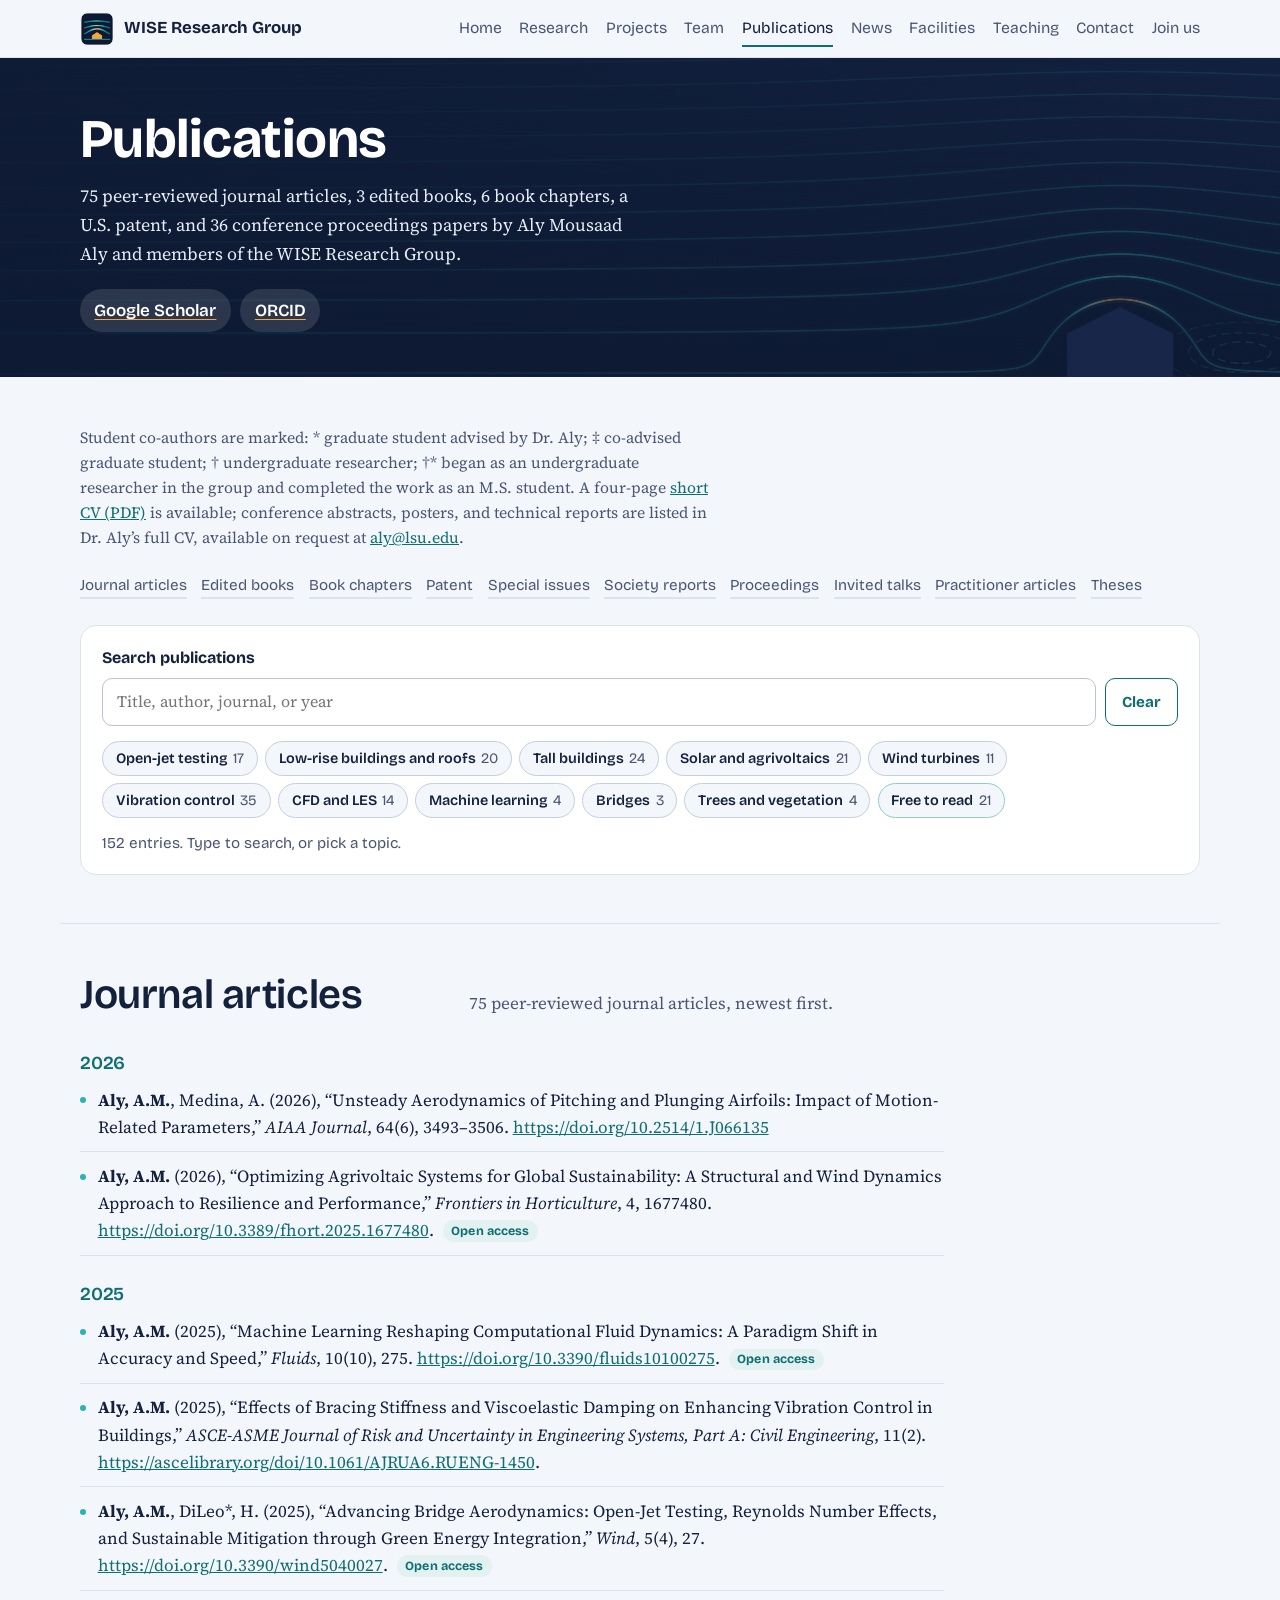
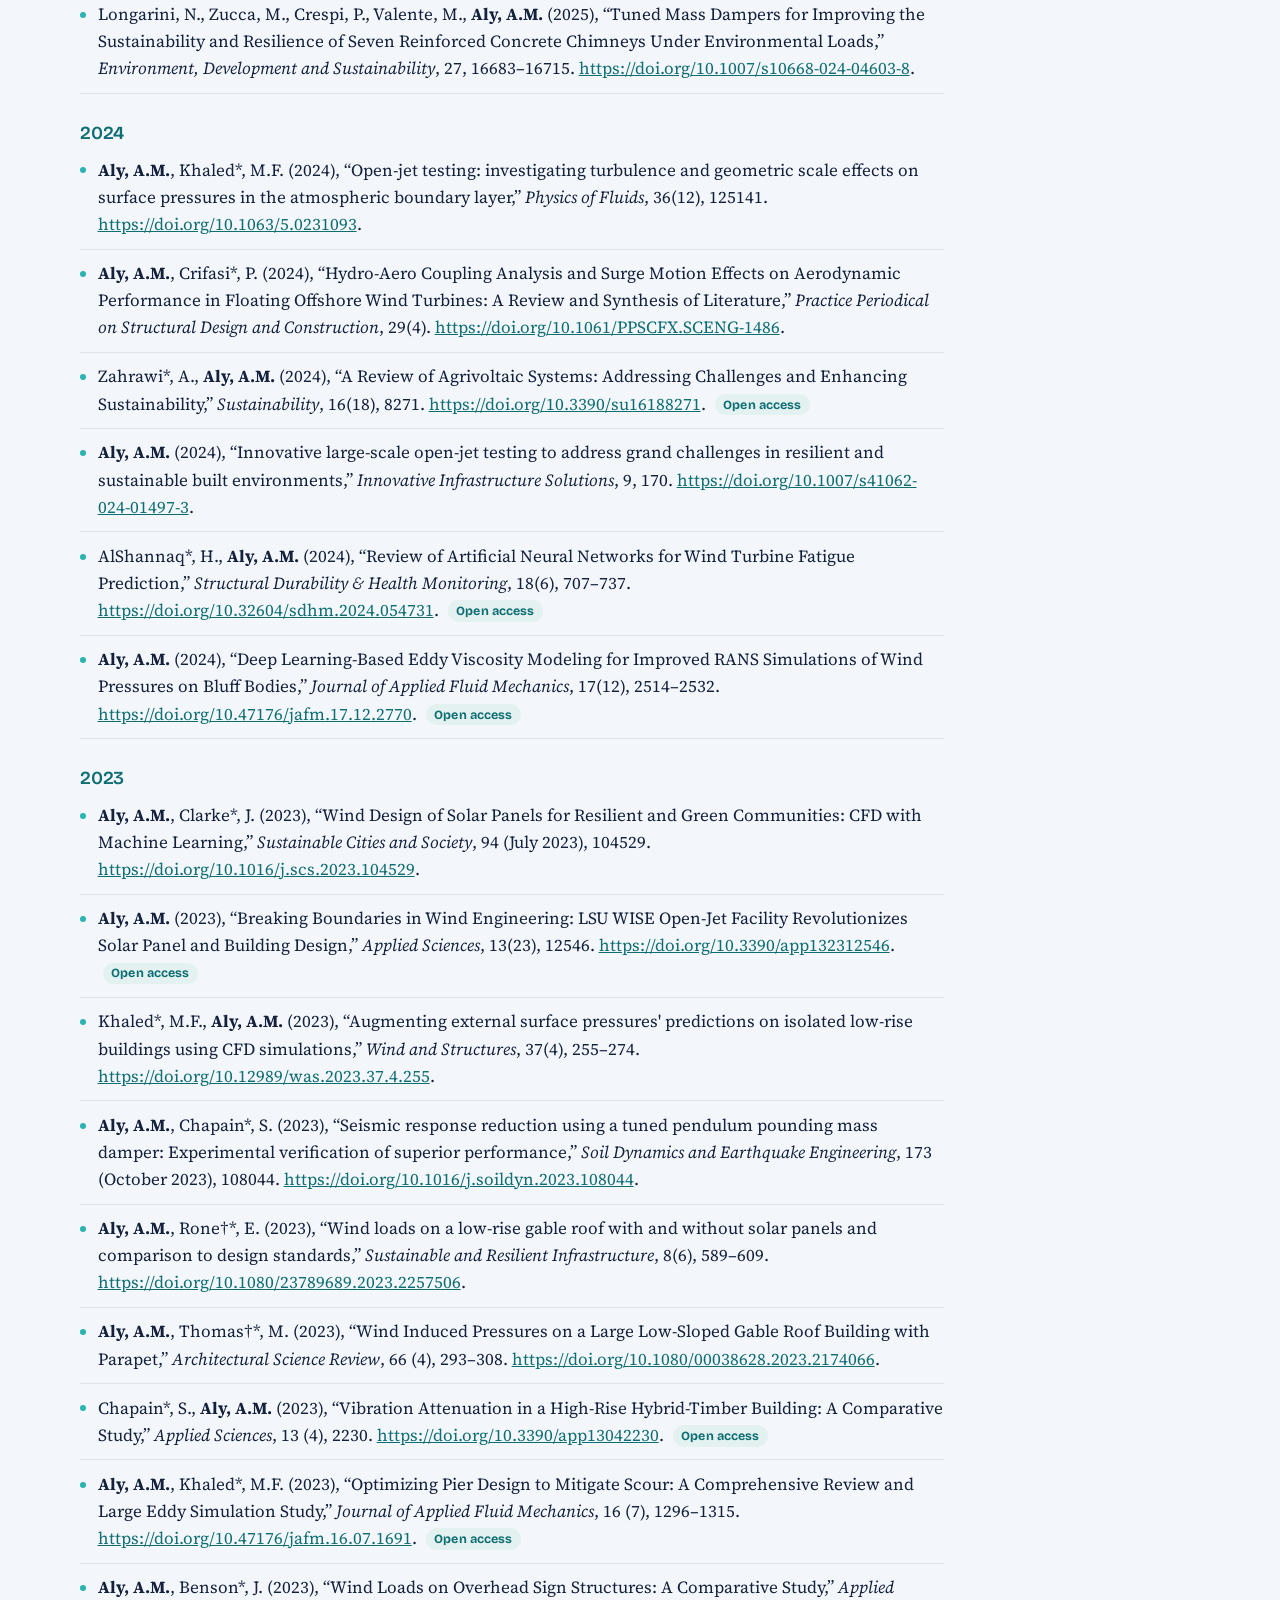
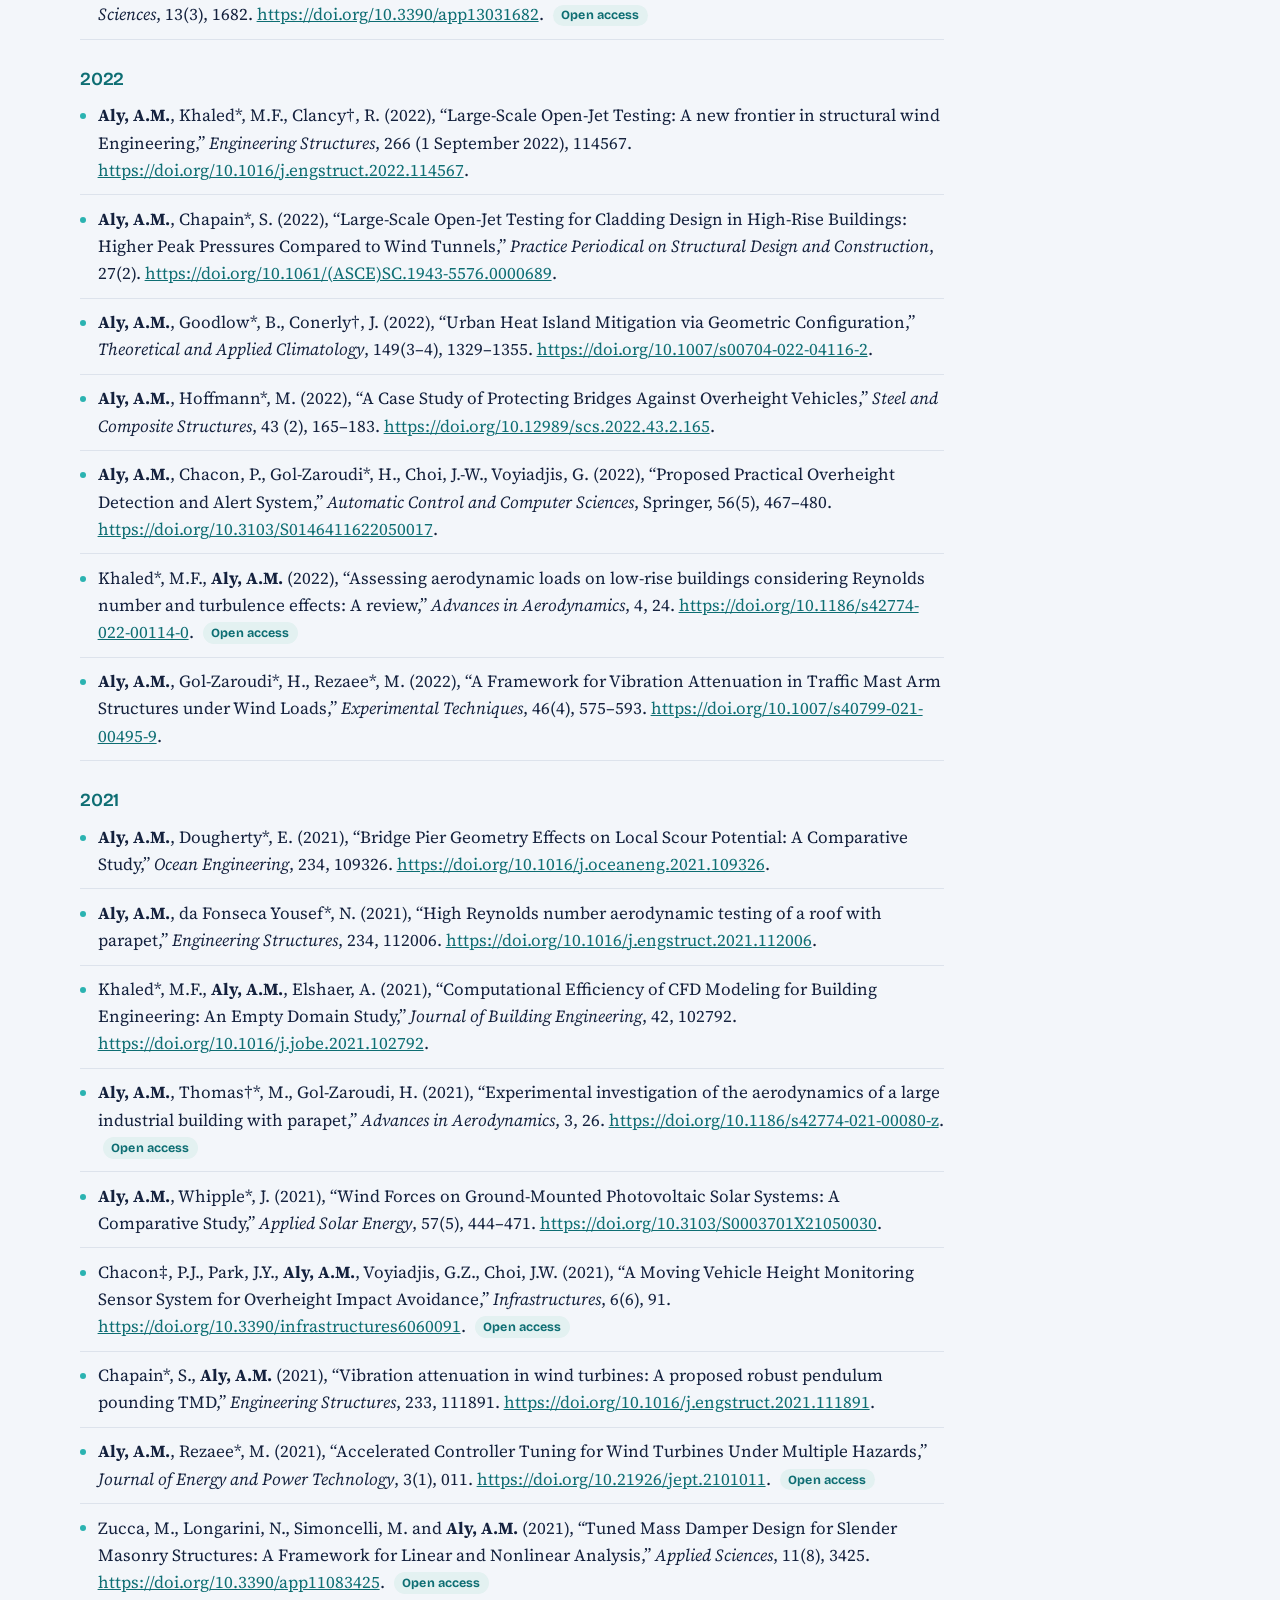
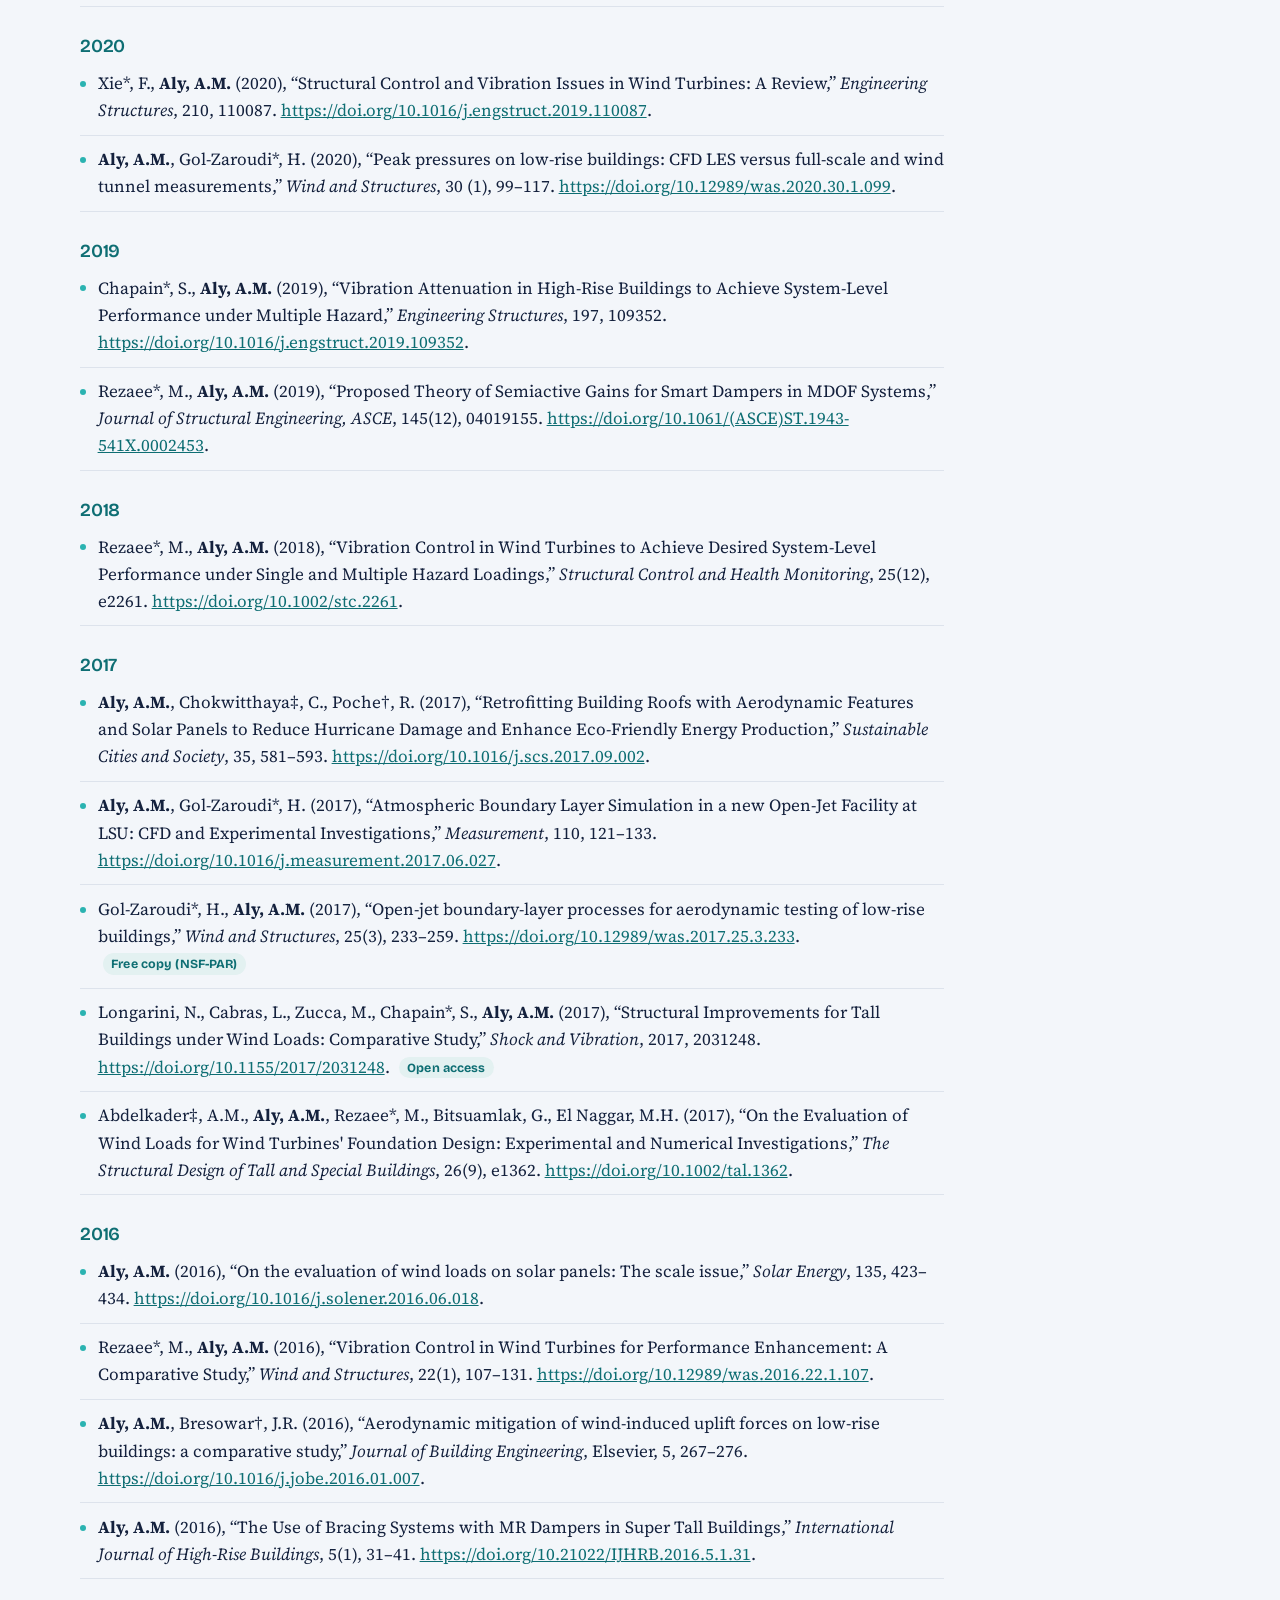
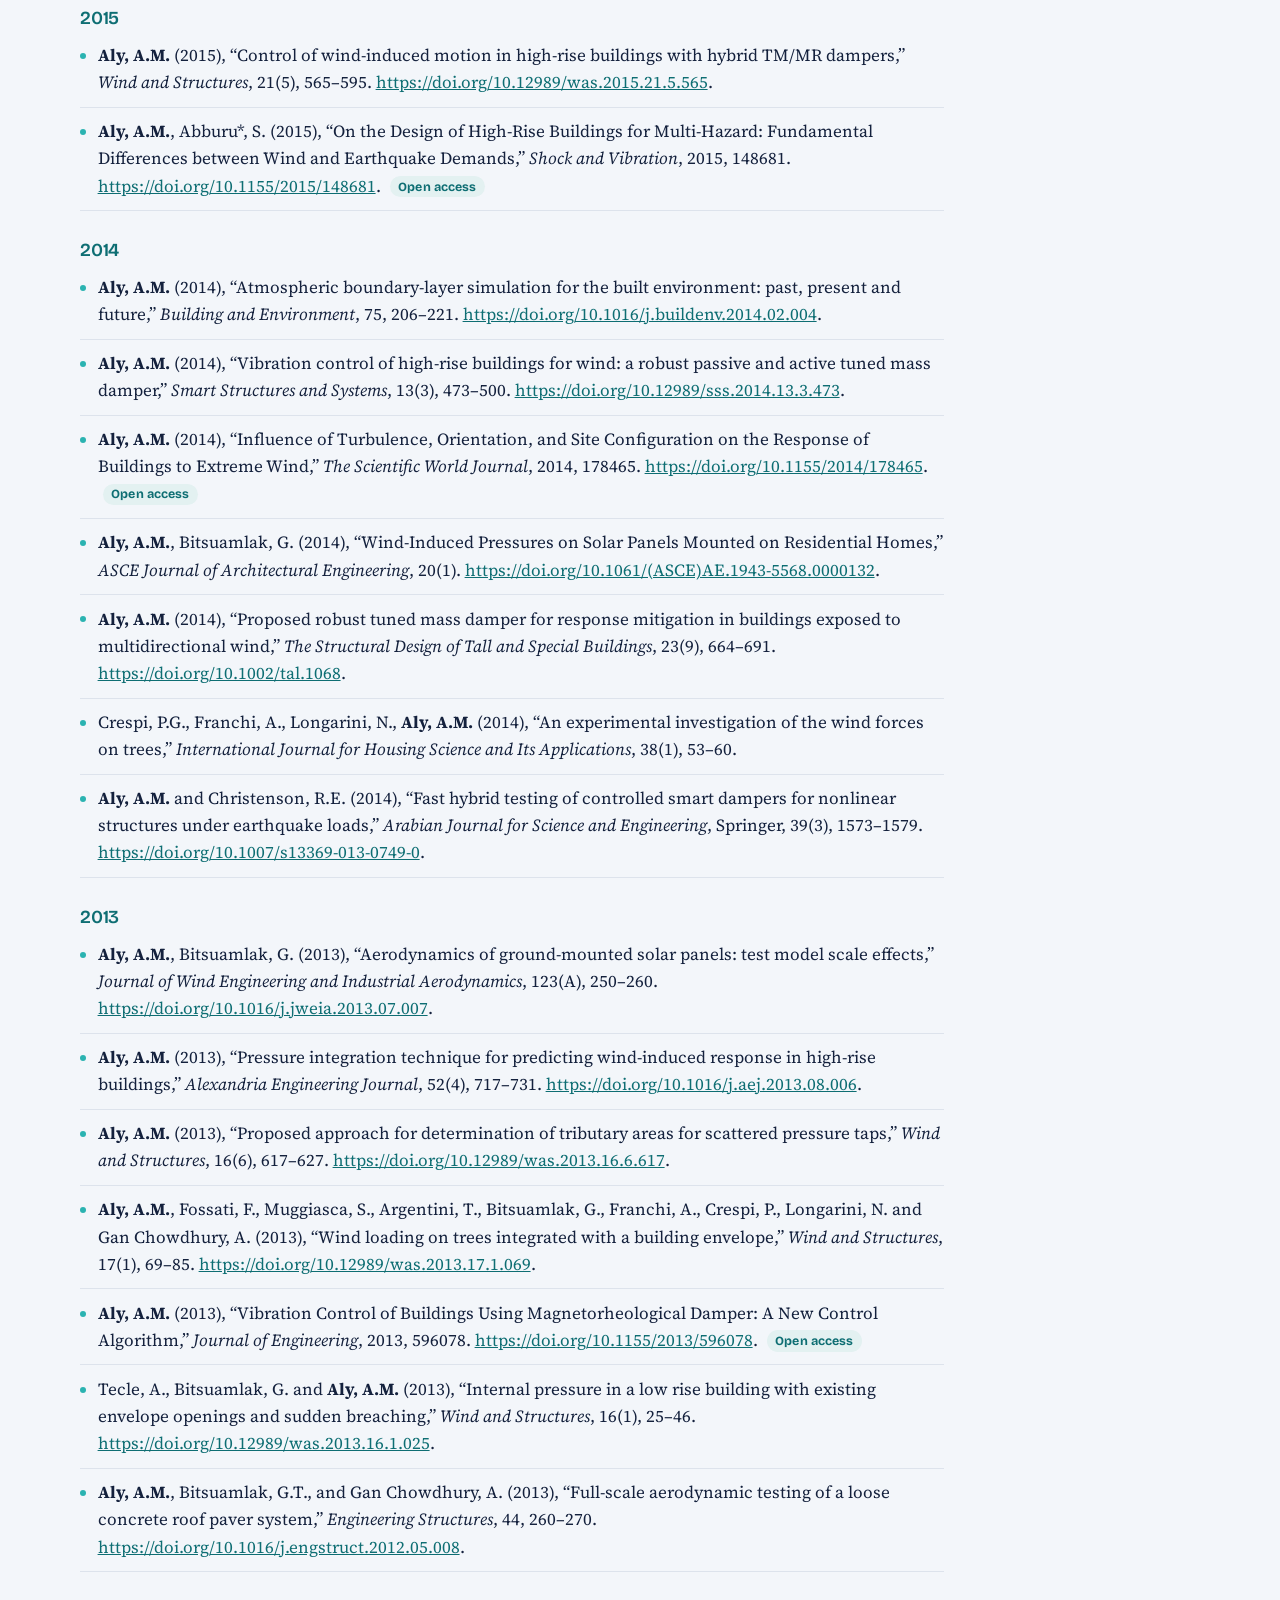
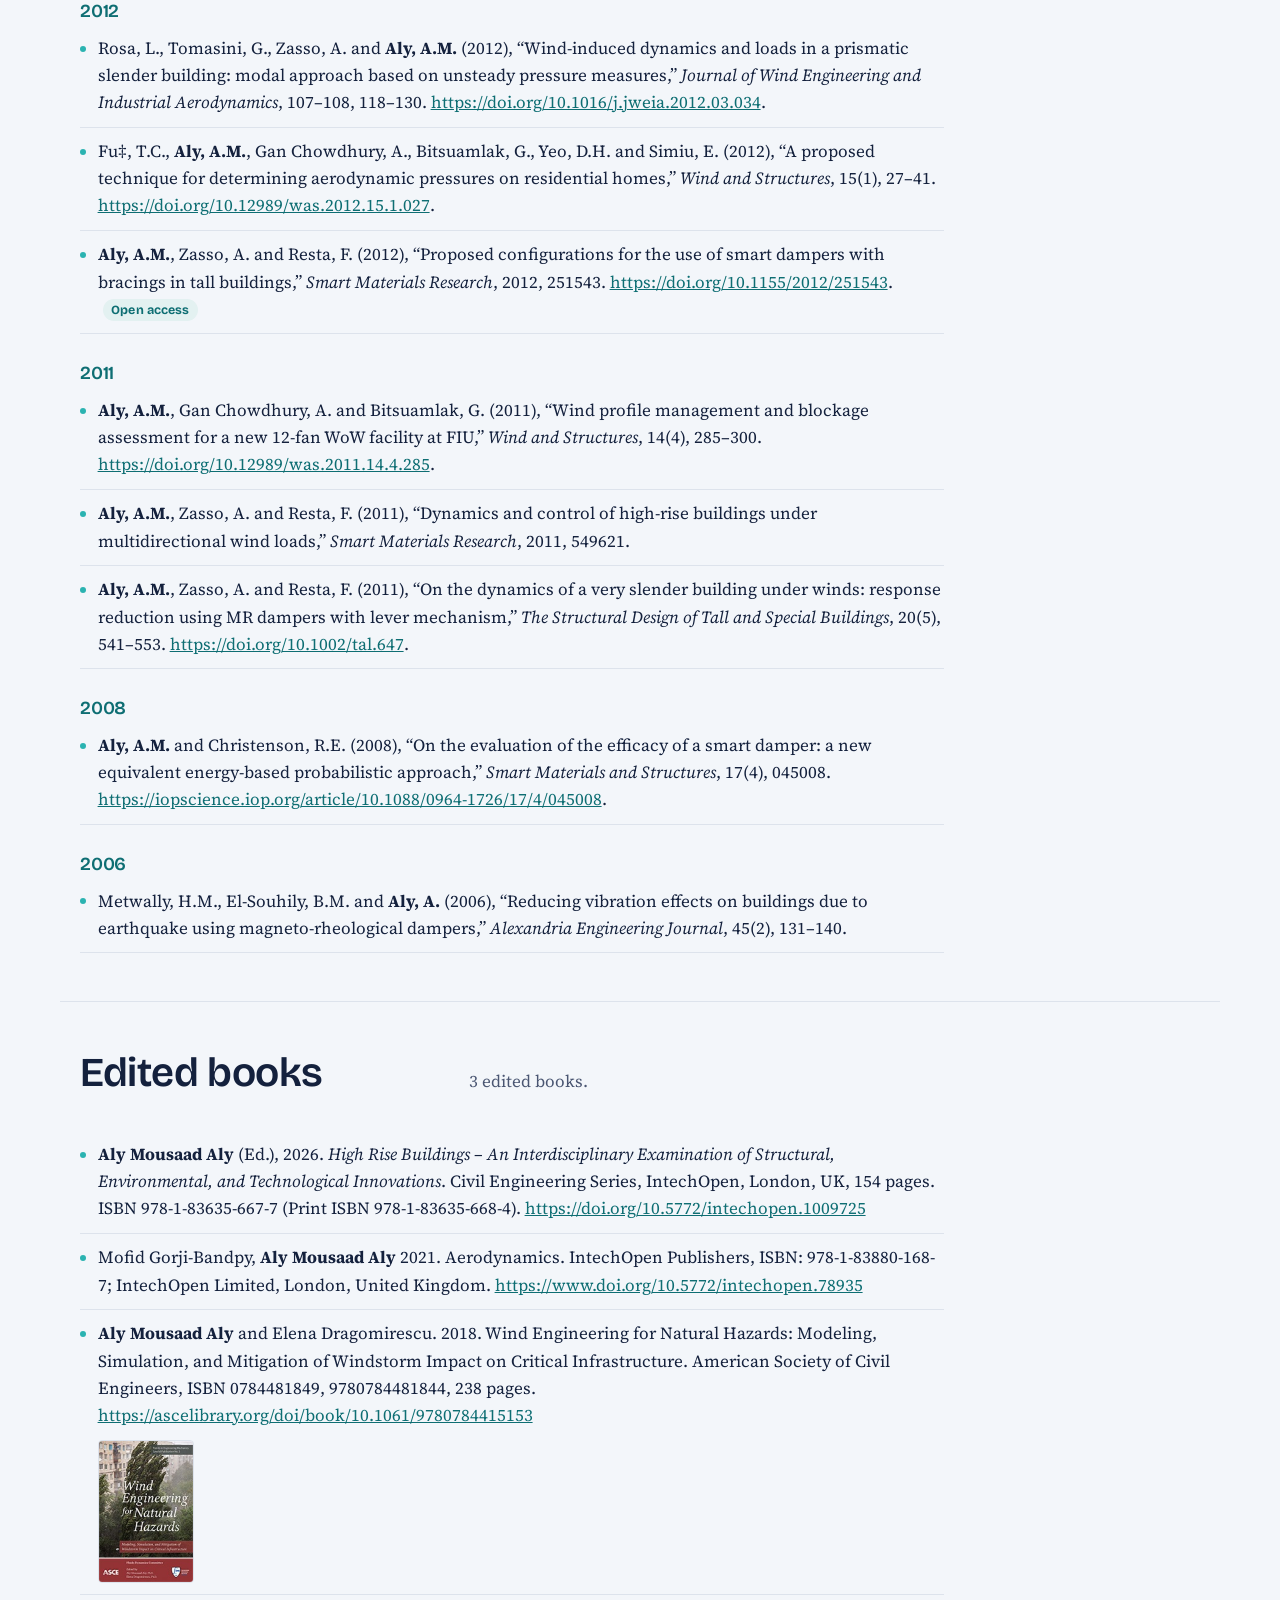
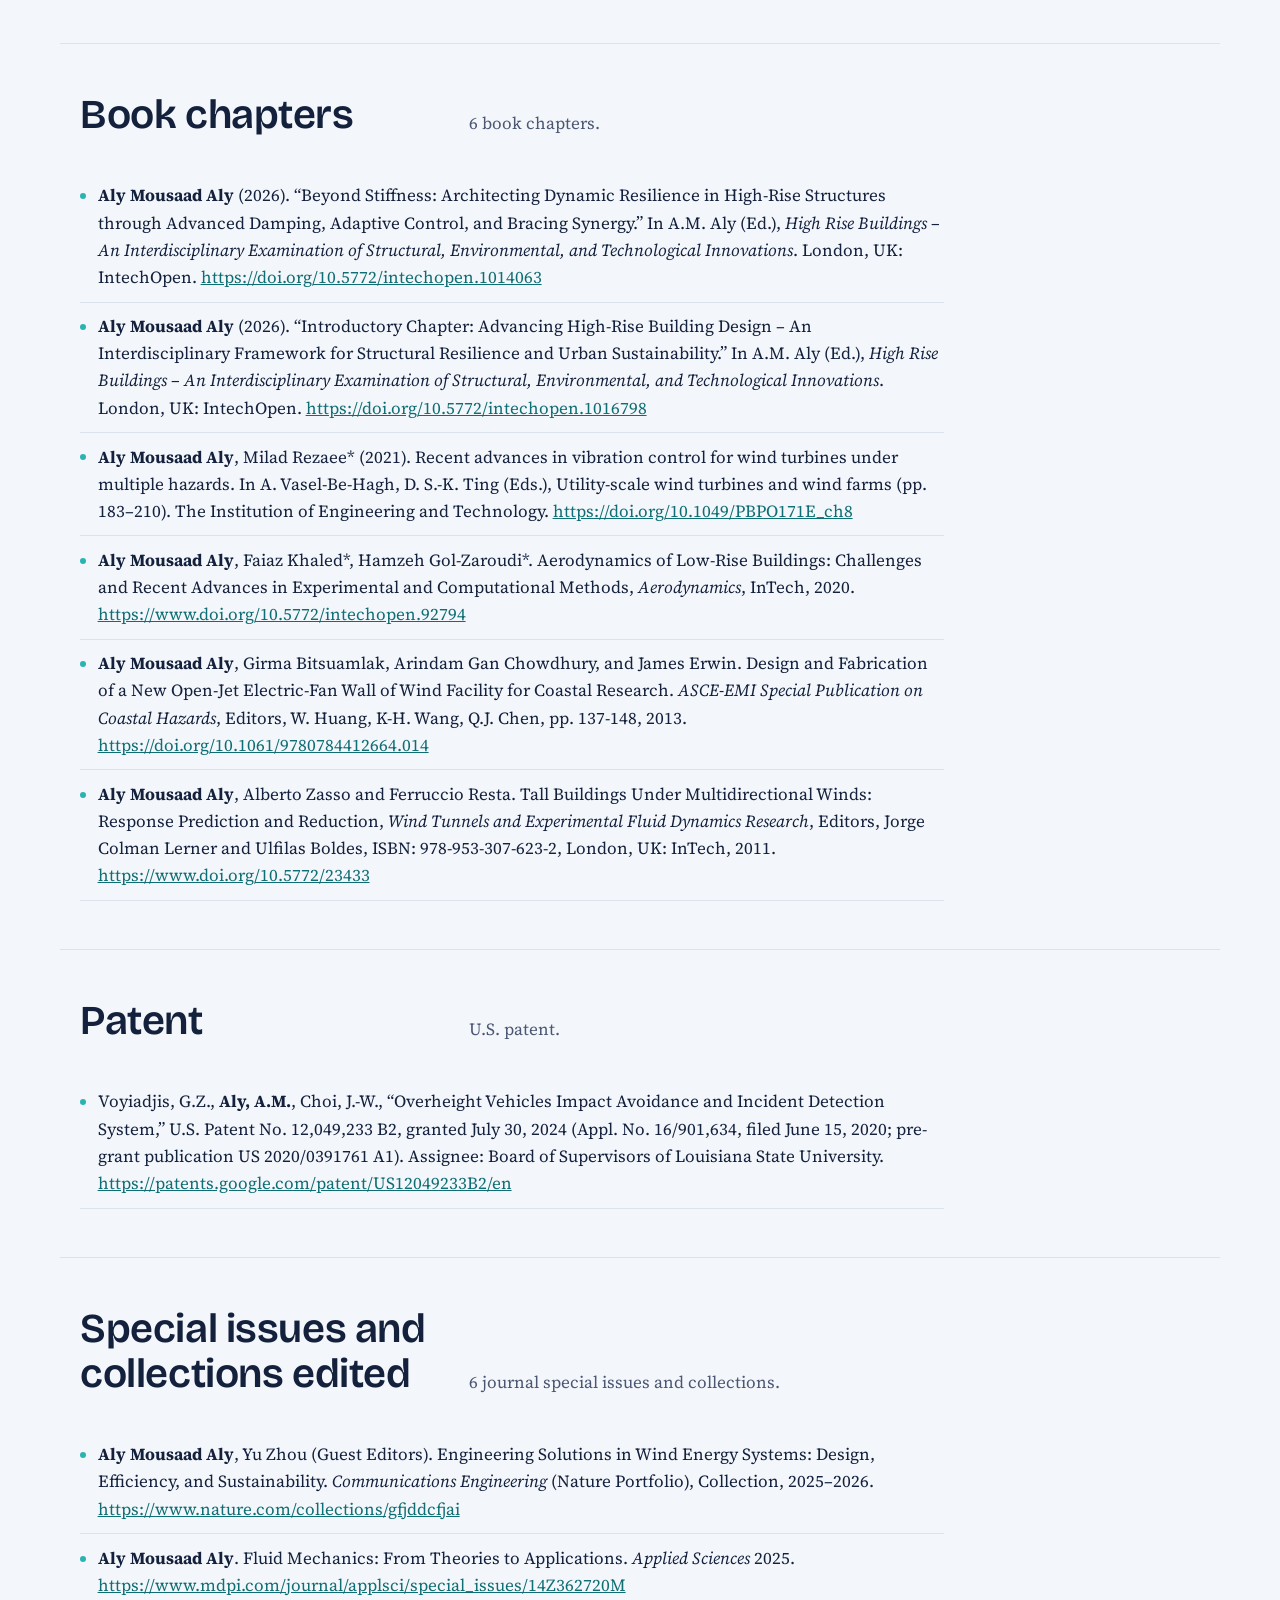
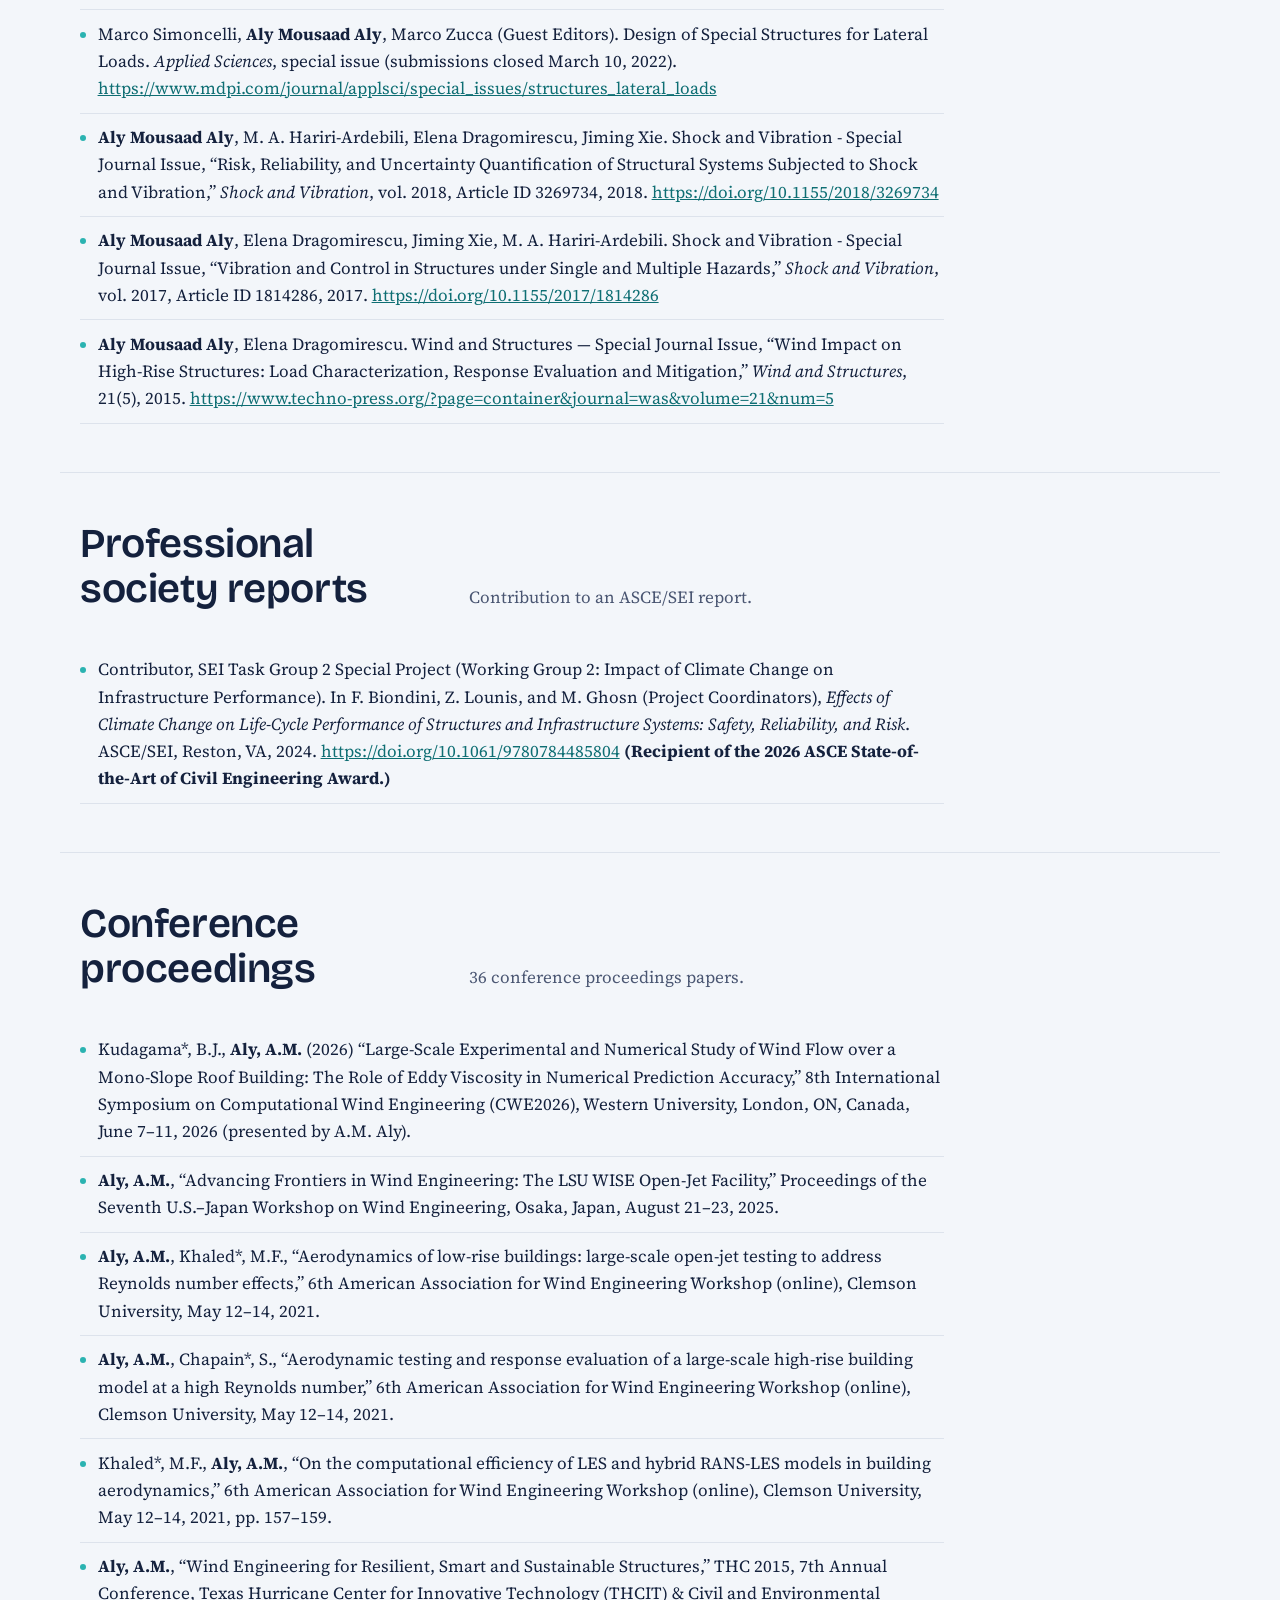
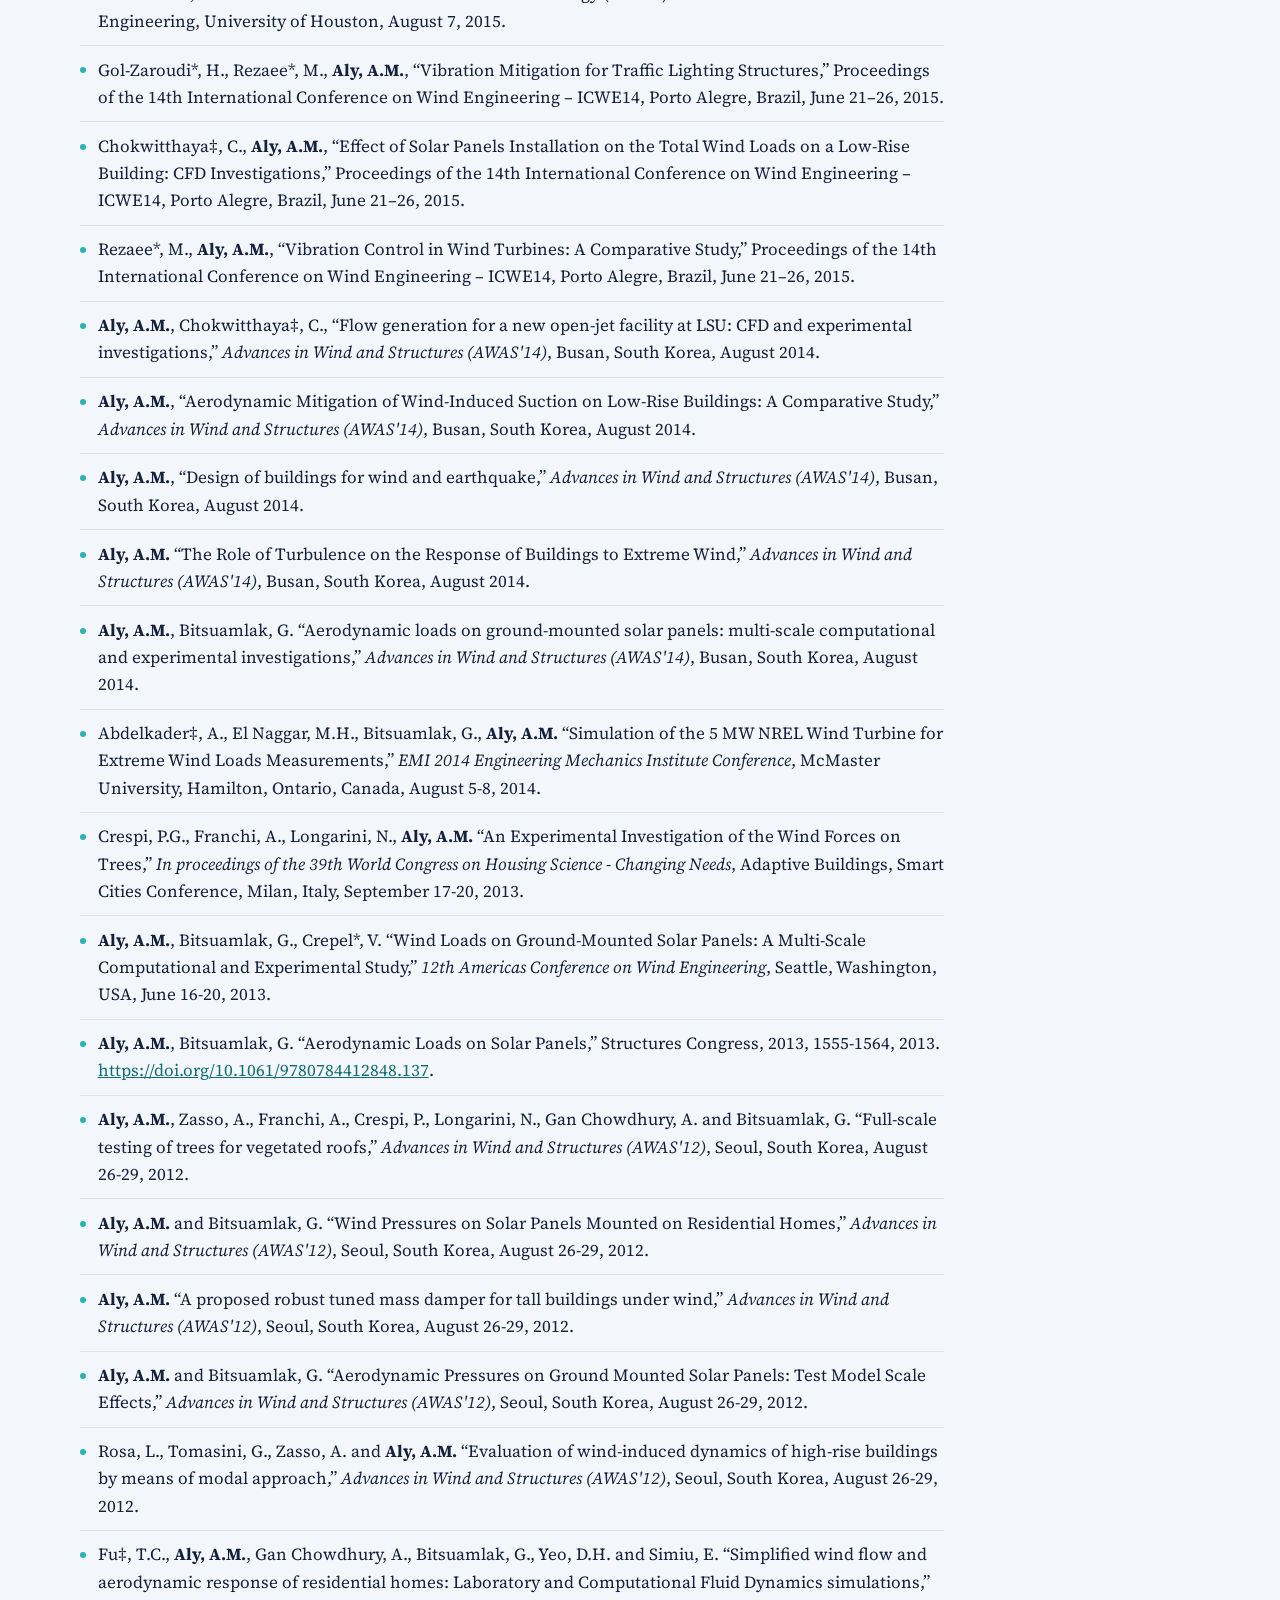
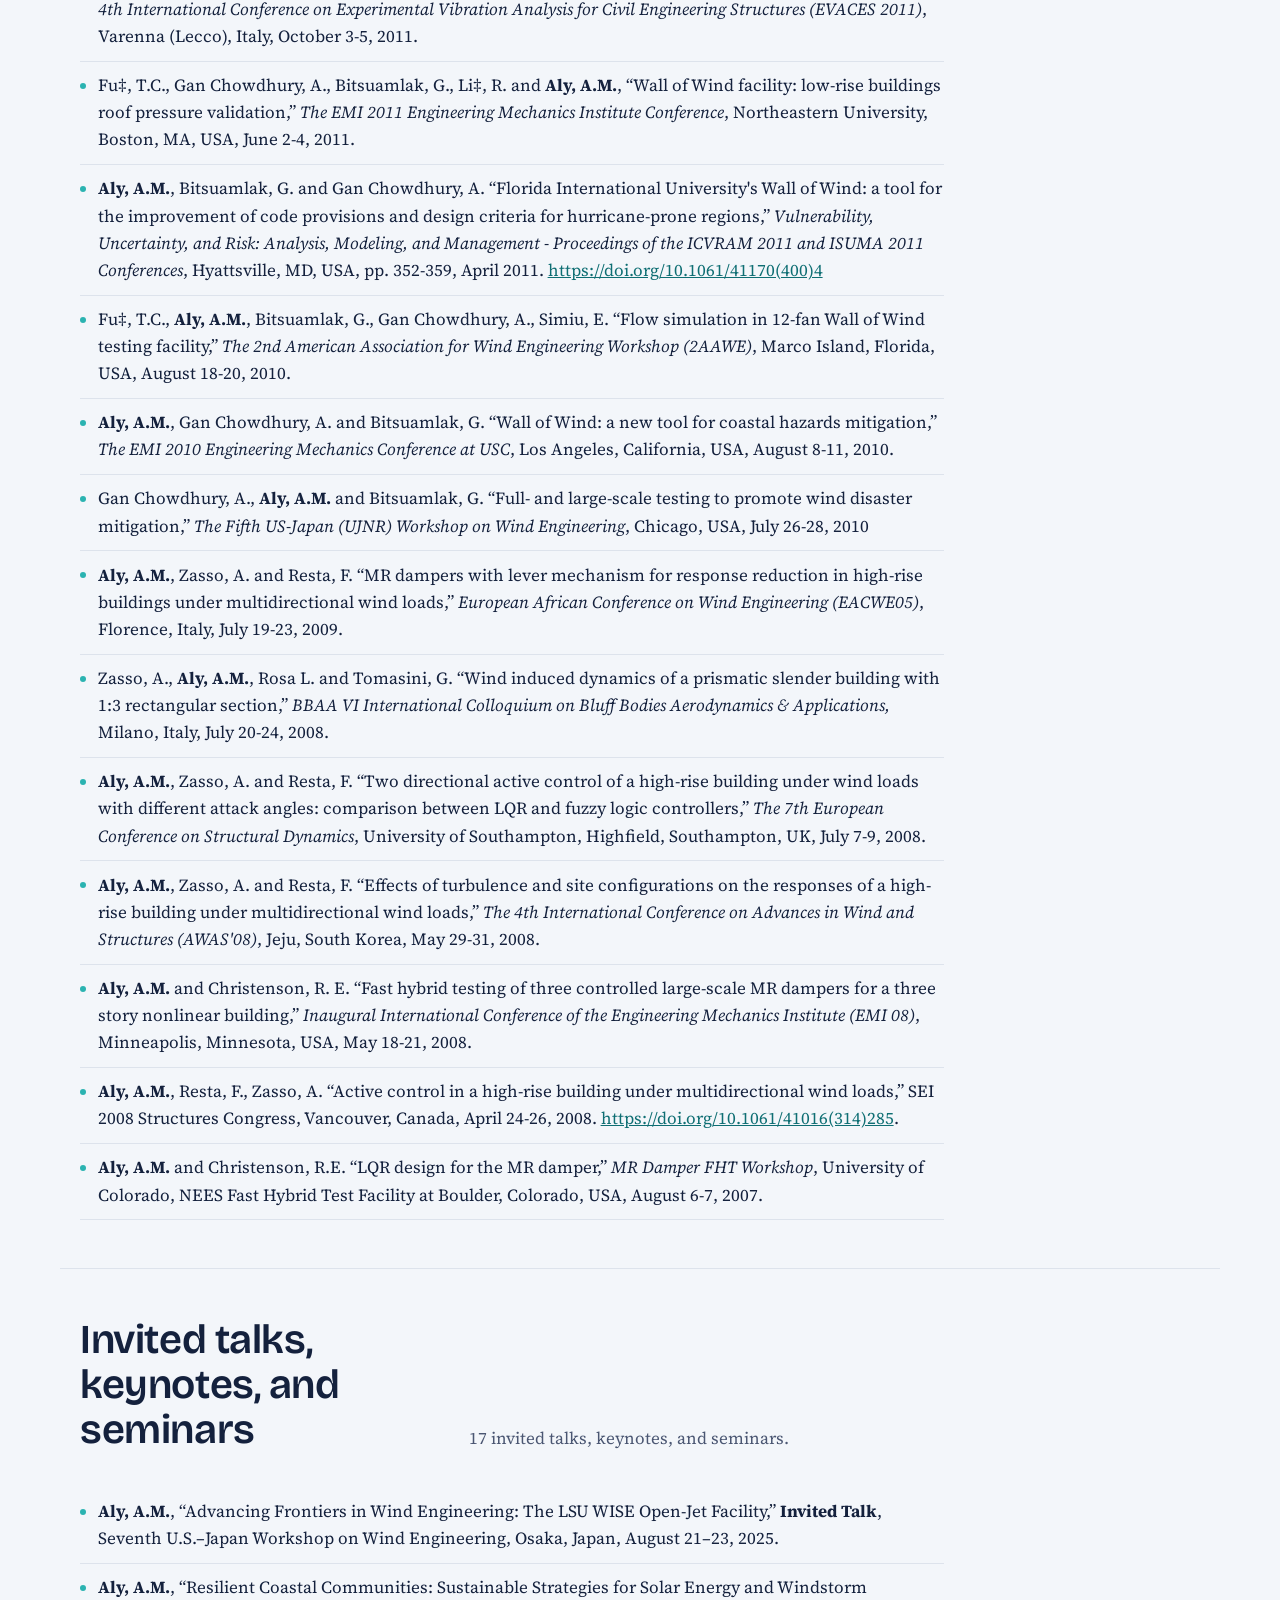
<file: publications.html>
<!DOCTYPE html>
<html lang="en">
<head>
<meta charset="utf-8">
<meta name="viewport" content="width=device-width, initial-scale=1">
<title>Publications | Aly Mousaad Aly | WISE Research Group</title>
<meta name="description" content="Publications of Aly Mousaad Aly: 75 journal articles on wind engineering, CFD and machine learning, and structural control, plus books and a patent.">
<link rel="canonical" href="https://wise-research-group.github.io/publications.html">
<meta property="og:type" content="website">
<meta property="og:site_name" content="WISE Research Group">
<meta property="og:title" content="Publications | Aly Mousaad Aly | WISE Research Group">
<meta property="og:description" content="Publications of Aly Mousaad Aly: 75 journal articles on wind engineering, CFD and machine learning, and structural control, plus books and a patent.">
<meta property="og:url" content="https://wise-research-group.github.io/publications.html">
<meta property="og:image" content="https://wise-research-group.github.io/assets/img/og-image.jpg">
<meta name="twitter:card" content="summary_large_image">
<link rel="icon" type="image/png" sizes="32x32" href="assets/img/favicon-32.png">
<link rel="apple-touch-icon" href="assets/img/apple-touch-icon.png">
<meta name="theme-color" content="#14213D">
<link rel="preconnect" href="https://fonts.googleapis.com">
<link rel="preconnect" href="https://fonts.gstatic.com" crossorigin>
<link href="https://fonts.googleapis.com/css2?family=Bricolage+Grotesque:opsz,wght@12..96,400;12..96,600;12..96,700&amp;family=Source+Serif+4:ital,opsz,wght@0,8..60,400;0,8..60,600;1,8..60,400&amp;display=swap" rel="stylesheet">
<link rel="stylesheet" href="assets/site.css?v=47">
<script>document.documentElement.className+=' js';</script>
</head>
<body>
<a class="skip" href="#main">Skip to content</a>
<header class="site-header">
  <div class="inner">
    <a class="brand" href="index.html"><img src="assets/img/logo.png" alt="" width="34" height="34">WISE Research Group</a>
    <button class="nav-toggle" type="button" aria-expanded="false" aria-controls="site-nav">Menu</button>
    <nav id="site-nav" class="site-nav" aria-label="Main"><a href="index.html">Home</a><a href="research.html">Research</a><a href="projects.html">Projects</a><a href="team.html">Team</a><a href="publications.html" aria-current="page">Publications</a><a href="news.html">News</a><a href="facilities.html">Facilities</a><a href="teaching.html">Teaching</a><a href="contact.html">Contact</a><a href="join.html">Join us</a></nav>
  </div>
</header>
<main id="main">
<section class="page-band"><div class="inner"><h1>Publications</h1><p class="lede">75 peer-reviewed journal articles, 3 edited books, 6 book chapters, a U.S. patent, and 36 conference proceedings papers by Aly Mousaad Aly and members of the WISE Research Group.</p><div class="links"><a href="https://scholar.google.com/citations?user=6DztFFsAAAAJ&amp;hl=en">Google Scholar</a><a href="https://orcid.org/0000-0002-1253-139X">ORCID</a></div></div></section>
<section class="section"><p class="legend">Student co-authors are marked: * graduate student advised by Dr. Aly; &Dagger; co-advised graduate student; &dagger; undergraduate researcher; &dagger;* began as an undergraduate researcher in the group and completed the work as an M.S. student. A four-page <a href="assets/Aly_Short_CV.pdf">short CV (PDF)</a> is available; conference abstracts, posters, and technical reports are listed in Dr. Aly&rsquo;s full CV, available on request at <a href="mailto:aly@lsu.edu?subject=CV%20request">aly@lsu.edu</a>.</p><nav class="jumps" aria-label="Sections"><a href="#journal">Journal articles</a><a href="#books">Edited books</a><a href="#chapters">Book chapters</a><a href="#patent">Patent</a><a href="#special-issues">Special issues</a><a href="#society-reports">Society reports</a><a href="#proceedings">Proceedings</a><a href="#talks">Invited talks</a><a href="#articles">Practitioner articles</a><a href="#theses">Theses</a></nav><div id="pub-tools" class="pub-tools" hidden></div></section>
<section class="section" id="journal"><div class="head"><h2>Journal articles</h2><p>75 peer-reviewed journal articles, newest first.</p></div>
<h3 class="yearhead">2026</h3>
<ul class="pubs">
<li><b>Aly, A.M.</b>, Medina, A. (2026), “Unsteady Aerodynamics of Pitching and Plunging Airfoils: Impact of Motion-Related Parameters,” <i>AIAA Journal</i>, 64(6), 3493–3506. <a href="https://doi.org/10.2514/1.J066135">https://doi.org/10.2514/1.J066135</a></li>
<li><b>Aly, A.M.</b> (2026), “Optimizing Agrivoltaic Systems for Global Sustainability: A Structural and Wind Dynamics Approach to Resilience and Performance,” <i>Frontiers in Horticulture</i>, 4, 1677480. <a href="https://doi.org/10.3389/fhort.2025.1677480">https://doi.org/10.3389/fhort.2025.1677480</a>. <span class="oa">Open access</span></li>
</ul>
<h3 class="yearhead">2025</h3>
<ul class="pubs">
<li><b>Aly, A.M.</b> (2025), “Machine Learning Reshaping Computational Fluid Dynamics: A Paradigm Shift in Accuracy and Speed,” <i>Fluids</i>, 10(10), 275. <a href="https://doi.org/10.3390/fluids10100275">https://doi.org/10.3390/fluids10100275</a>. <span class="oa">Open access</span></li>
<li><b>Aly, A.M.</b> (2025), “Effects of Bracing Stiffness and Viscoelastic Damping on Enhancing Vibration Control in Buildings,” <i>ASCE-ASME Journal of Risk and Uncertainty in Engineering Systems, Part A: Civil Engineering</i>, 11(2). <a href="https://ascelibrary.org/doi/10.1061/AJRUA6.RUENG-1450">https://ascelibrary.org/doi/10.1061/AJRUA6.RUENG-1450</a>.</li>
<li><b>Aly, A.M.</b>, DiLeo*, H. (2025), “Advancing Bridge Aerodynamics: Open-Jet Testing, Reynolds Number Effects, and Sustainable Mitigation through Green Energy Integration,” <i>Wind</i>, 5(4), 27. <a href="https://doi.org/10.3390/wind5040027">https://doi.org/10.3390/wind5040027</a>. <span class="oa">Open access</span></li>
<li>Longarini, N., Zucca, M., Crespi, P., Valente, M., <b>Aly, A.M.</b> (2025), “Tuned Mass Dampers for Improving the Sustainability and Resilience of Seven Reinforced Concrete Chimneys Under Environmental Loads,” <i>Environment, Development and Sustainability</i>, 27, 16683–16715. <a href="https://doi.org/10.1007/s10668-024-04603-8">https://doi.org/10.1007/s10668-024-04603-8</a>.</li>
</ul>
<h3 class="yearhead">2024</h3>
<ul class="pubs">
<li><b>Aly, A.M.</b>, Khaled*, M.F. (2024), “Open-jet testing: investigating turbulence and geometric scale effects on surface pressures in the atmospheric boundary layer,” <i>Physics of Fluids</i>, 36(12), 125141. <a href="https://doi.org/10.1063/5.0231093">https://doi.org/10.1063/5.0231093</a>.</li>
<li><b>Aly, A.M.</b>, Crifasi*, P. (2024), “Hydro-Aero Coupling Analysis and Surge Motion Effects on Aerodynamic Performance in Floating Offshore Wind Turbines: A Review and Synthesis of Literature,” <i>Practice Periodical on Structural Design and Construction</i>, 29(4). <a href="https://doi.org/10.1061/PPSCFX.SCENG-1486">https://doi.org/10.1061/PPSCFX.SCENG-1486</a>.</li>
<li>Zahrawi*, A., <b>Aly, A.M.</b> (2024), “A Review of Agrivoltaic Systems: Addressing Challenges and Enhancing Sustainability,” <i>Sustainability</i>, 16(18), 8271. <a href="https://doi.org/10.3390/su16188271">https://doi.org/10.3390/su16188271</a>. <span class="oa">Open access</span></li>
<li><b>Aly, A.M.</b> (2024), “Innovative large-scale open-jet testing to address grand challenges in resilient and sustainable built environments,” <i>Innovative Infrastructure Solutions</i>, 9, 170. <a href="https://doi.org/10.1007/s41062-024-01497-3">https://doi.org/10.1007/s41062-024-01497-3</a>.</li>
<li>AlShannaq*, H., <b>Aly, A.M.</b> (2024), “Review of Artificial Neural Networks for Wind Turbine Fatigue Prediction,” <i>Structural Durability &amp; Health Monitoring</i>, 18(6), 707–737. <a href="https://doi.org/10.32604/sdhm.2024.054731">https://doi.org/10.32604/sdhm.2024.054731</a>. <span class="oa">Open access</span></li>
<li><b>Aly, A.M.</b> (2024), “Deep Learning-Based Eddy Viscosity Modeling for Improved RANS Simulations of Wind Pressures on Bluff Bodies,” <i>Journal of Applied Fluid Mechanics</i>, 17(12), 2514–2532. <a href="https://doi.org/10.47176/jafm.17.12.2770">https://doi.org/10.47176/jafm.17.12.2770</a>. <span class="oa">Open access</span></li>
</ul>
<h3 class="yearhead">2023</h3>
<ul class="pubs">
<li><b>Aly, A.M.</b>, Clarke*, J. (2023), “Wind Design of Solar Panels for Resilient and Green Communities: CFD with Machine Learning,” <i>Sustainable Cities and Society</i>, 94 (July 2023), 104529. <a href="https://doi.org/10.1016/j.scs.2023.104529">https://doi.org/10.1016/j.scs.2023.104529</a>.</li>
<li><b>Aly, A.M.</b> (2023), “Breaking Boundaries in Wind Engineering: LSU WISE Open-Jet Facility Revolutionizes Solar Panel and Building Design,” <i>Applied Sciences</i>, 13(23), 12546. <a href="https://doi.org/10.3390/app132312546">https://doi.org/10.3390/app132312546</a>. <span class="oa">Open access</span></li>
<li>Khaled*, M.F., <b>Aly, A.M.</b> (2023), “Augmenting external surface pressures' predictions on isolated low-rise buildings using CFD simulations,” <i>Wind and Structures</i>, 37(4), 255–274. <a href="https://doi.org/10.12989/was.2023.37.4.255">https://doi.org/10.12989/was.2023.37.4.255</a>.</li>
<li><b>Aly, A.M.</b>, Chapain*, S. (2023), “Seismic response reduction using a tuned pendulum pounding mass damper: Experimental verification of superior performance,” <i>Soil Dynamics and Earthquake Engineering</i>, 173 (October 2023), 108044. <a href="https://doi.org/10.1016/j.soildyn.2023.108044">https://doi.org/10.1016/j.soildyn.2023.108044</a>.</li>
<li><b>Aly, A.M.</b>, Rone†*, E. (2023), “Wind loads on a low-rise gable roof with and without solar panels and comparison to design standards,” <i>Sustainable and Resilient Infrastructure</i>, 8(6), 589–609. <a href="https://doi.org/10.1080/23789689.2023.2257506">https://doi.org/10.1080/23789689.2023.2257506</a>.</li>
<li><b>Aly, A.M.</b>, Thomas†*, M. (2023), “Wind Induced Pressures on a Large Low-Sloped Gable Roof Building with Parapet,” <i>Architectural Science Review</i>, 66 (4), 293–308. <a href="https://doi.org/10.1080/00038628.2023.2174066">https://doi.org/10.1080/00038628.2023.2174066</a>.</li>
<li>Chapain*, S., <b>Aly, A.M.</b> (2023), “Vibration Attenuation in a High-Rise Hybrid-Timber Building: A Comparative Study,” <i>Applied Sciences</i>, 13 (4), 2230. <a href="https://doi.org/10.3390/app13042230">https://doi.org/10.3390/app13042230</a>. <span class="oa">Open access</span></li>
<li><b>Aly, A.M.</b>, Khaled*, M.F. (2023), “Optimizing Pier Design to Mitigate Scour: A Comprehensive Review and Large Eddy Simulation Study,” <i>Journal of Applied Fluid Mechanics</i>, 16 (7), 1296–1315. <a href="https://doi.org/10.47176/jafm.16.07.1691">https://doi.org/10.47176/jafm.16.07.1691</a>. <span class="oa">Open access</span></li>
<li><b>Aly, A.M.</b>, Benson*, J. (2023), “Wind Loads on Overhead Sign Structures: A Comparative Study,” <i>Applied Sciences</i>, 13(3), 1682. <a href="https://doi.org/10.3390/app13031682">https://doi.org/10.3390/app13031682</a>. <span class="oa">Open access</span></li>
</ul>
<h3 class="yearhead">2022</h3>
<ul class="pubs">
<li><b>Aly, A.M.</b>, Khaled*, M.F., Clancy†, R. (2022), “Large-Scale Open-Jet Testing: A new frontier in structural wind Engineering,” <i>Engineering Structures</i>, 266 (1 September 2022), 114567. <a href="https://doi.org/10.1016/j.engstruct.2022.114567">https://doi.org/10.1016/j.engstruct.2022.114567</a>.</li>
<li><b>Aly, A.M.</b>, Chapain*, S. (2022), “Large-Scale Open-Jet Testing for Cladding Design in High-Rise Buildings: Higher Peak Pressures Compared to Wind Tunnels,” <i>Practice Periodical on Structural Design and Construction</i>, 27(2). <a href="https://doi.org/10.1061/(ASCE)SC.1943-5576.0000689">https://doi.org/10.1061/(ASCE)SC.1943-5576.0000689</a>.</li>
<li><b>Aly, A.M.</b>, Goodlow*, B., Conerly†, J. (2022), “Urban Heat Island Mitigation via Geometric Configuration,” <i>Theoretical and Applied Climatology</i>, 149(3–4), 1329–1355. <a href="https://doi.org/10.1007/s00704-022-04116-2">https://doi.org/10.1007/s00704-022-04116-2</a>.</li>
<li><b>Aly, A.M.</b>, Hoffmann*, M. (2022), “A Case Study of Protecting Bridges Against Overheight Vehicles,” <i>Steel and Composite Structures</i>, 43 (2), 165–183. <a href="https://doi.org/10.12989/scs.2022.43.2.165">https://doi.org/10.12989/scs.2022.43.2.165</a>.</li>
<li><b>Aly, A.M.</b>, Chacon, P., Gol-Zaroudi*, H., Choi, J.-W., Voyiadjis, G. (2022), “Proposed Practical Overheight Detection and Alert System,” <i>Automatic Control and Computer Sciences</i>, Springer, 56(5), 467–480. <a href="https://doi.org/10.3103/S0146411622050017">https://doi.org/10.3103/S0146411622050017</a>.</li>
<li>Khaled*, M.F., <b>Aly, A.M.</b> (2022), “Assessing aerodynamic loads on low-rise buildings considering Reynolds number and turbulence effects: A review,” <i>Advances in Aerodynamics</i>, 4, 24. <a href="https://doi.org/10.1186/s42774-022-00114-0">https://doi.org/10.1186/s42774-022-00114-0</a>. <span class="oa">Open access</span></li>
<li><b>Aly, A.M.</b>, Gol-Zaroudi*, H., Rezaee*, M. (2022), “A Framework for Vibration Attenuation in Traffic Mast Arm Structures under Wind Loads,” <i>Experimental Techniques</i>, 46(4), 575–593. <a href="https://doi.org/10.1007/s40799-021-00495-9">https://doi.org/10.1007/s40799-021-00495-9</a>.</li>
</ul>
<h3 class="yearhead">2021</h3>
<ul class="pubs">
<li><b>Aly, A.M.</b>, Dougherty*, E. (2021), “Bridge Pier Geometry Effects on Local Scour Potential: A Comparative Study,” <i>Ocean Engineering</i>, 234, 109326. <a href="https://doi.org/10.1016/j.oceaneng.2021.109326">https://doi.org/10.1016/j.oceaneng.2021.109326</a>.</li>
<li><b>Aly, A.M.</b>, da Fonseca Yousef*, N. (2021), “High Reynolds number aerodynamic testing of a roof with parapet,” <i>Engineering Structures</i>, 234, 112006. <a href="https://doi.org/10.1016/j.engstruct.2021.112006">https://doi.org/10.1016/j.engstruct.2021.112006</a>.</li>
<li>Khaled*, M.F., <b>Aly, A.M.</b>, Elshaer, A. (2021), “Computational Efficiency of CFD Modeling for Building Engineering: An Empty Domain Study,” <i>Journal of Building Engineering</i>, 42, 102792. <a href="https://doi.org/10.1016/j.jobe.2021.102792">https://doi.org/10.1016/j.jobe.2021.102792</a>.</li>
<li><b>Aly, A.M.</b>, Thomas†*, M., Gol-Zaroudi, H. (2021), “Experimental investigation of the aerodynamics of a large industrial building with parapet,” <i>Advances in Aerodynamics</i>, 3, 26. <a href="https://doi.org/10.1186/s42774-021-00080-z">https://doi.org/10.1186/s42774-021-00080-z</a>. <span class="oa">Open access</span></li>
<li><b>Aly, A.M.</b>, Whipple*, J. (2021), “Wind Forces on Ground-Mounted Photovoltaic Solar Systems: A Comparative Study,” <i>Applied Solar Energy</i>, 57(5), 444–471. <a href="https://doi.org/10.3103/S0003701X21050030">https://doi.org/10.3103/S0003701X21050030</a>.</li>
<li>Chacon‡, P.J., Park, J.Y., <b>Aly, A.M.</b>, Voyiadjis, G.Z., Choi, J.W. (2021), “A Moving Vehicle Height Monitoring Sensor System for Overheight Impact Avoidance,” <i>Infrastructures</i>, 6(6), 91. <a href="https://doi.org/10.3390/infrastructures6060091">https://doi.org/10.3390/infrastructures6060091</a>. <span class="oa">Open access</span></li>
<li>Chapain*, S., <b>Aly, A.M.</b> (2021), “Vibration attenuation in wind turbines: A proposed robust pendulum pounding TMD,” <i>Engineering Structures</i>, 233, 111891. <a href="https://doi.org/10.1016/j.engstruct.2021.111891">https://doi.org/10.1016/j.engstruct.2021.111891</a>.</li>
<li><b>Aly, A.M.</b>, Rezaee*, M. (2021), “Accelerated Controller Tuning for Wind Turbines Under Multiple Hazards,” <i>Journal of Energy and Power Technology</i>, 3(1), 011. <a href="https://doi.org/10.21926/jept.2101011">https://doi.org/10.21926/jept.2101011</a>. <span class="oa">Open access</span></li>
<li>Zucca, M., Longarini, N., Simoncelli, M. and <b>Aly, A.M.</b> (2021), “Tuned Mass Damper Design for Slender Masonry Structures: A Framework for Linear and Nonlinear Analysis,” <i>Applied Sciences</i>, 11(8), 3425. <a href="https://doi.org/10.3390/app11083425">https://doi.org/10.3390/app11083425</a>. <span class="oa">Open access</span></li>
</ul>
<h3 class="yearhead">2020</h3>
<ul class="pubs">
<li>Xie*, F., <b>Aly, A.M.</b> (2020), “Structural Control and Vibration Issues in Wind Turbines: A Review,” <i>Engineering Structures</i>, 210, 110087. <a href="https://doi.org/10.1016/j.engstruct.2019.110087">https://doi.org/10.1016/j.engstruct.2019.110087</a>.</li>
<li><b>Aly, A.M.</b>, Gol-Zaroudi*, H. (2020), “Peak pressures on low-rise buildings: CFD LES versus full-scale and wind tunnel measurements,” <i>Wind and Structures</i>, 30 (1), 99–117. <a href="https://doi.org/10.12989/was.2020.30.1.099">https://doi.org/10.12989/was.2020.30.1.099</a>.</li>
</ul>
<h3 class="yearhead">2019</h3>
<ul class="pubs">
<li>Chapain*, S., <b>Aly, A.M.</b> (2019), “Vibration Attenuation in High-Rise Buildings to Achieve System-Level Performance under Multiple Hazard,” <i>Engineering Structures</i>, 197, 109352. <a href="https://doi.org/10.1016/j.engstruct.2019.109352">https://doi.org/10.1016/j.engstruct.2019.109352</a>.</li>
<li>Rezaee*, M., <b>Aly, A.M.</b> (2019), “Proposed Theory of Semiactive Gains for Smart Dampers in MDOF Systems,” <i>Journal of Structural Engineering, ASCE</i>, 145(12), 04019155. <a href="https://doi.org/10.1061/(ASCE)ST.1943-541X.0002453">https://doi.org/10.1061/(ASCE)ST.1943-541X.0002453</a>.</li>
</ul>
<h3 class="yearhead">2018</h3>
<ul class="pubs">
<li>Rezaee*, M., <b>Aly, A.M.</b> (2018), “Vibration Control in Wind Turbines to Achieve Desired System-Level Performance under Single and Multiple Hazard Loadings,” <i>Structural Control and Health Monitoring</i>, 25(12), e2261. <a href="https://doi.org/10.1002/stc.2261">https://doi.org/10.1002/stc.2261</a>.</li>
</ul>
<h3 class="yearhead">2017</h3>
<ul class="pubs">
<li><b>Aly, A.M.</b>, Chokwitthaya‡, C., Poche†, R. (2017), “Retrofitting Building Roofs with Aerodynamic Features and Solar Panels to Reduce Hurricane Damage and Enhance Eco-Friendly Energy Production,” <i>Sustainable Cities and Society</i>, 35, 581–593. <a href="https://doi.org/10.1016/j.scs.2017.09.002">https://doi.org/10.1016/j.scs.2017.09.002</a>.</li>
<li><b>Aly, A.M.</b>, Gol-Zaroudi*, H. (2017), “Atmospheric Boundary Layer Simulation in a new Open-Jet Facility at LSU: CFD and Experimental Investigations,” <i>Measurement</i>, 110, 121–133. <a href="https://doi.org/10.1016/j.measurement.2017.06.027">https://doi.org/10.1016/j.measurement.2017.06.027</a>.</li>
<li>Gol-Zaroudi*, H., <b>Aly, A.M.</b> (2017), “Open-jet boundary-layer processes for aerodynamic testing of low-rise buildings,” <i>Wind and Structures</i>, 25(3), 233–259. <a href="https://doi.org/10.12989/was.2017.25.3.233">https://doi.org/10.12989/was.2017.25.3.233</a>. <a class="oa" href="https://par.nsf.gov/servlets/purl/10041267">Free copy (NSF-PAR)</a></li>
<li>Longarini, N., Cabras, L., Zucca, M., Chapain*, S., <b>Aly, A.M.</b> (2017), “Structural Improvements for Tall Buildings under Wind Loads: Comparative Study,” <i>Shock and Vibration</i>, 2017, 2031248. <a href="https://doi.org/10.1155/2017/2031248">https://doi.org/10.1155/2017/2031248</a>. <span class="oa">Open access</span></li>
<li>Abdelkader‡, A.M., <b>Aly, A.M.</b>, Rezaee*, M., Bitsuamlak, G., El Naggar, M.H. (2017), “On the Evaluation of Wind Loads for Wind Turbines' Foundation Design: Experimental and Numerical Investigations,” <i>The Structural Design of Tall and Special Buildings</i>, 26(9), e1362. <a href="https://doi.org/10.1002/tal.1362">https://doi.org/10.1002/tal.1362</a>.</li>
</ul>
<h3 class="yearhead">2016</h3>
<ul class="pubs">
<li><b>Aly, A.M.</b> (2016), “On the evaluation of wind loads on solar panels: The scale issue,” <i>Solar Energy</i>, 135, 423–434. <a href="https://doi.org/10.1016/j.solener.2016.06.018">https://doi.org/10.1016/j.solener.2016.06.018</a>.</li>
<li>Rezaee*, M., <b>Aly, A.M.</b> (2016), “Vibration Control in Wind Turbines for Performance Enhancement: A Comparative Study,” <i>Wind and Structures</i>, 22(1), 107–131. <a href="https://doi.org/10.12989/was.2016.22.1.107">https://doi.org/10.12989/was.2016.22.1.107</a>.</li>
<li><b>Aly, A.M.</b>, Bresowar†, J.R. (2016), “Aerodynamic mitigation of wind-induced uplift forces on low-rise buildings: a comparative study,” <i>Journal of Building Engineering</i>, Elsevier, 5, 267–276. <a href="https://doi.org/10.1016/j.jobe.2016.01.007">https://doi.org/10.1016/j.jobe.2016.01.007</a>.</li>
<li><b>Aly, A.M.</b> (2016), “The Use of Bracing Systems with MR Dampers in Super Tall Buildings,” <i>International Journal of High-Rise Buildings</i>, 5(1), 31–41. <a href="https://doi.org/10.21022/IJHRB.2016.5.1.31">https://doi.org/10.21022/IJHRB.2016.5.1.31</a>.</li>
</ul>
<h3 class="yearhead">2015</h3>
<ul class="pubs">
<li><b>Aly, A.M.</b> (2015), “Control of wind-induced motion in high-rise buildings with hybrid TM/MR dampers,” <i>Wind and Structures</i>, 21(5), 565–595. <a href="https://doi.org/10.12989/was.2015.21.5.565">https://doi.org/10.12989/was.2015.21.5.565</a>.</li>
<li><b>Aly, A.M.</b>, Abburu*, S. (2015), “On the Design of High-Rise Buildings for Multi-Hazard: Fundamental Differences between Wind and Earthquake Demands,” <i>Shock and Vibration</i>, 2015, 148681. <a href="https://doi.org/10.1155/2015/148681">https://doi.org/10.1155/2015/148681</a>. <span class="oa">Open access</span></li>
</ul>
<h3 class="yearhead">2014</h3>
<ul class="pubs">
<li><b>Aly, A.M.</b> (2014), “Atmospheric boundary-layer simulation for the built environment: past, present and future,” <i>Building and Environment</i>, 75, 206–221. <a href="https://doi.org/10.1016/j.buildenv.2014.02.004">https://doi.org/10.1016/j.buildenv.2014.02.004</a>.</li>
<li><b>Aly, A.M.</b> (2014), “Vibration control of high-rise buildings for wind: a robust passive and active tuned mass damper,” <i>Smart Structures and Systems</i>, 13(3), 473–500. <a href="https://doi.org/10.12989/sss.2014.13.3.473">https://doi.org/10.12989/sss.2014.13.3.473</a>.</li>
<li><b>Aly, A.M.</b> (2014), “Influence of Turbulence, Orientation, and Site Configuration on the Response of Buildings to Extreme Wind,” <i>The Scientific World Journal</i>, 2014, 178465. <a href="https://doi.org/10.1155/2014/178465">https://doi.org/10.1155/2014/178465</a>. <span class="oa">Open access</span></li>
<li><b>Aly, A.M.</b>, Bitsuamlak, G. (2014), “Wind-Induced Pressures on Solar Panels Mounted on Residential Homes,” <i>ASCE Journal of Architectural Engineering</i>, 20(1). <a href="https://doi.org/10.1061/(ASCE)AE.1943-5568.0000132">https://doi.org/10.1061/(ASCE)AE.1943-5568.0000132</a>.</li>
<li><b>Aly, A.M.</b> (2014), “Proposed robust tuned mass damper for response mitigation in buildings exposed to multidirectional wind,” <i>The Structural Design of Tall and Special Buildings</i>, 23(9), 664–691. <a href="https://doi.org/10.1002/tal.1068">https://doi.org/10.1002/tal.1068</a>.</li>
<li>Crespi, P.G., Franchi, A., Longarini, N., <b>Aly, A.M.</b> (2014), “An experimental investigation of the wind forces on trees,” <i>International Journal for Housing Science and Its Applications</i>, 38(1), 53–60.</li>
<li><b>Aly, A.M.</b> and Christenson, R.E. (2014), “Fast hybrid testing of controlled smart dampers for nonlinear structures under earthquake loads,” <i>Arabian Journal for Science and Engineering</i>, Springer, 39(3), 1573–1579. <a href="https://doi.org/10.1007/s13369-013-0749-0">https://doi.org/10.1007/s13369-013-0749-0</a>.</li>
</ul>
<h3 class="yearhead">2013</h3>
<ul class="pubs">
<li><b>Aly, A.M.</b>, Bitsuamlak, G. (2013), “Aerodynamics of ground-mounted solar panels: test model scale effects,” <i>Journal of Wind Engineering and Industrial Aerodynamics</i>, 123(A), 250–260. <a href="https://doi.org/10.1016/j.jweia.2013.07.007">https://doi.org/10.1016/j.jweia.2013.07.007</a>.</li>
<li><b>Aly, A.M.</b> (2013), “Pressure integration technique for predicting wind-induced response in high-rise buildings,” <i>Alexandria Engineering Journal</i>, 52(4), 717–731. <a href="https://doi.org/10.1016/j.aej.2013.08.006">https://doi.org/10.1016/j.aej.2013.08.006</a>.</li>
<li><b>Aly, A.M.</b> (2013), “Proposed approach for determination of tributary areas for scattered pressure taps,” <i>Wind and Structures</i>, 16(6), 617–627. <a href="https://doi.org/10.12989/was.2013.16.6.617">https://doi.org/10.12989/was.2013.16.6.617</a>.</li>
<li><b>Aly, A.M.</b>, Fossati, F., Muggiasca, S., Argentini, T., Bitsuamlak, G., Franchi, A., Crespi, P., Longarini, N. and Gan Chowdhury, A. (2013), “Wind loading on trees integrated with a building envelope,” <i>Wind and Structures</i>, 17(1), 69–85. <a href="https://doi.org/10.12989/was.2013.17.1.069">https://doi.org/10.12989/was.2013.17.1.069</a>.</li>
<li><b>Aly, A.M.</b> (2013), “Vibration Control of Buildings Using Magnetorheological Damper: A New Control Algorithm,” <i>Journal of Engineering</i>, 2013, 596078. <a href="https://doi.org/10.1155/2013/596078">https://doi.org/10.1155/2013/596078</a>. <span class="oa">Open access</span></li>
<li>Tecle, A., Bitsuamlak, G. and <b>Aly, A.M.</b> (2013), “Internal pressure in a low rise building with existing envelope openings and sudden breaching,” <i>Wind and Structures</i>, 16(1), 25–46. <a href="https://doi.org/10.12989/was.2013.16.1.025">https://doi.org/10.12989/was.2013.16.1.025</a>.</li>
<li><b>Aly, A.M.</b>, Bitsuamlak, G.T., and Gan Chowdhury, A. (2013), “Full-scale aerodynamic testing of a loose concrete roof paver system,” <i>Engineering Structures</i>, 44, 260–270. <a href="https://doi.org/10.1016/j.engstruct.2012.05.008">https://doi.org/10.1016/j.engstruct.2012.05.008</a>.</li>
</ul>
<h3 class="yearhead">2012</h3>
<ul class="pubs">
<li>Rosa, L., Tomasini, G., Zasso, A. and <b>Aly, A.M.</b> (2012), “Wind-induced dynamics and loads in a prismatic slender building: modal approach based on unsteady pressure measures,” <i>Journal of Wind Engineering and Industrial Aerodynamics</i>, 107–108, 118–130. <a href="https://doi.org/10.1016/j.jweia.2012.03.034">https://doi.org/10.1016/j.jweia.2012.03.034</a>.</li>
<li>Fu‡, T.C., <b>Aly, A.M.</b>, Gan Chowdhury, A., Bitsuamlak, G., Yeo, D.H. and Simiu, E. (2012), “A proposed technique for determining aerodynamic pressures on residential homes,” <i>Wind and Structures</i>, 15(1), 27–41. <a href="https://doi.org/10.12989/was.2012.15.1.027">https://doi.org/10.12989/was.2012.15.1.027</a>.</li>
<li><b>Aly, A.M.</b>, Zasso, A. and Resta, F. (2012), “Proposed configurations for the use of smart dampers with bracings in tall buildings,” <i>Smart Materials Research</i>, 2012, 251543. <a href="https://doi.org/10.1155/2012/251543">https://doi.org/10.1155/2012/251543</a>. <span class="oa">Open access</span></li>
</ul>
<h3 class="yearhead">2011</h3>
<ul class="pubs">
<li><b>Aly, A.M.</b>, Gan Chowdhury, A. and Bitsuamlak, G. (2011), “Wind profile management and blockage assessment for a new 12-fan WoW facility at FIU,” <i>Wind and Structures</i>, 14(4), 285–300. <a href="https://doi.org/10.12989/was.2011.14.4.285">https://doi.org/10.12989/was.2011.14.4.285</a>.</li>
<li><b>Aly, A.M.</b>, Zasso, A. and Resta, F. (2011), “Dynamics and control of high-rise buildings under multidirectional wind loads,” <i>Smart Materials Research</i>, 2011, 549621.</li>
<li><b>Aly, A.M.</b>, Zasso, A. and Resta, F. (2011), “On the dynamics of a very slender building under winds: response reduction using MR dampers with lever mechanism,” <i>The Structural Design of Tall and Special Buildings</i>, 20(5), 541–553. <a href="https://doi.org/10.1002/tal.647">https://doi.org/10.1002/tal.647</a>.</li>
</ul>
<h3 class="yearhead">2008</h3>
<ul class="pubs">
<li><b>Aly, A.M.</b> and Christenson, R.E. (2008), “On the evaluation of the efficacy of a smart damper: a new equivalent energy-based probabilistic approach,” <i>Smart Materials and Structures</i>, 17(4), 045008. <a href="https://iopscience.iop.org/article/10.1088/0964-1726/17/4/045008">https://iopscience.iop.org/article/10.1088/0964-1726/17/4/045008</a>.</li>
</ul>
<h3 class="yearhead">2006</h3>
<ul class="pubs">
<li>Metwally, H.M., El-Souhily, B.M. and <b>Aly, A.</b> (2006), “Reducing vibration effects on buildings due to earthquake using magneto-rheological dampers,” <i>Alexandria Engineering Journal</i>, 45(2), 131–140.</li>
</ul>
</section>
<section class="section" id="books"><div class="head"><h2>Edited books</h2><p>3 edited books.</p></div>
<ul class="pubs">
<li><b>Aly Mousaad Aly</b> (Ed.), 2026. <i>High Rise Buildings – An Interdisciplinary Examination of Structural, Environmental, and Technological Innovations</i>. Civil Engineering Series, IntechOpen, London, UK, 154 pages. ISBN 978-1-83635-667-7 (Print ISBN 978-1-83635-668-4). <a href="https://doi.org/10.5772/intechopen.1009725">https://doi.org/10.5772/intechopen.1009725</a></li>
<li>Mofid Gorji-Bandpy, <b>Aly Mousaad Aly</b> 2021. Aerodynamics. IntechOpen Publishers, ISBN: 978-1-83880-168-7; IntechOpen Limited, London, United Kingdom. <a href="https://www.doi.org/10.5772/intechopen.78935">https://www.doi.org/10.5772/intechopen.78935</a></li>
<li><b>Aly Mousaad Aly</b> and Elena Dragomirescu. 2018. Wind Engineering for Natural Hazards: Modeling, Simulation, and Mitigation of Windstorm Impact on Critical Infrastructure. American Society of Civil Engineers, ISBN 0784481849, 9780784481844, 238 pages. <a href="https://ascelibrary.org/doi/book/10.1061/9780784415153">https://ascelibrary.org/doi/book/10.1061/9780784415153</a><img loading="lazy" src="assets/photos/book-wind-engineering-for-natural-hazards.jpg" width="308" height="462" alt="Cover of Wind Engineering for Natural Hazards (ASCE, 2018)" style="display:block;width:96px;height:auto;margin-top:.7rem;border:1px solid #DDE3EC;border-radius:4px" onerror="this.remove()"></li>
</ul>
</section>
<section class="section" id="chapters"><div class="head"><h2>Book chapters</h2><p>6 book chapters.</p></div>
<ul class="pubs">
<li><b>Aly Mousaad Aly</b> (2026). “Beyond Stiffness: Architecting Dynamic Resilience in High-Rise Structures through Advanced Damping, Adaptive Control, and Bracing Synergy.” In A.M. Aly (Ed.), <i>High Rise Buildings – An Interdisciplinary Examination of Structural, Environmental, and Technological Innovations</i>. London, UK: IntechOpen. <a href="https://doi.org/10.5772/intechopen.1014063">https://doi.org/10.5772/intechopen.1014063</a></li>
<li><b>Aly Mousaad Aly</b> (2026). “Introductory Chapter: Advancing High-Rise Building Design – An Interdisciplinary Framework for Structural Resilience and Urban Sustainability.” In A.M. Aly (Ed.), <i>High Rise Buildings – An Interdisciplinary Examination of Structural, Environmental, and Technological Innovations</i>. London, UK: IntechOpen. <a href="https://doi.org/10.5772/intechopen.1016798">https://doi.org/10.5772/intechopen.1016798</a></li>
<li><b>Aly Mousaad Aly</b>, Milad Rezaee* (2021). Recent advances in vibration control for wind turbines under multiple hazards. In A. Vasel-Be-Hagh, D. S.-K. Ting (Eds.), Utility-scale wind turbines and wind farms (pp. 183–210). The Institution of Engineering and Technology. <a href="https://doi.org/10.1049/PBPO171E_ch8">https://doi.org/10.1049/PBPO171E_ch8</a></li>
<li><b>Aly Mousaad Aly</b>, Faiaz Khaled*, Hamzeh Gol-Zaroudi*. Aerodynamics of Low-Rise Buildings: Challenges and Recent Advances in Experimental and Computational Methods, <i>Aerodynamics</i>, InTech, 2020. <a href="https://www.doi.org/10.5772/intechopen.92794">https://www.doi.org/10.5772/intechopen.92794</a></li>
<li><b>Aly Mousaad Aly</b>, Girma Bitsuamlak, Arindam Gan Chowdhury, and James Erwin. Design and Fabrication of a New Open-Jet Electric-Fan Wall of Wind Facility for Coastal Research. <i>ASCE-EMI Special Publication on Coastal Hazards</i>, Editors, W. Huang, K-H. Wang, Q.J. Chen, pp. 137-148, 2013. <a href="https://doi.org/10.1061/9780784412664.014">https://doi.org/10.1061/9780784412664.014</a></li>
<li><b>Aly Mousaad Aly</b>, Alberto Zasso and Ferruccio Resta. Tall Buildings Under Multidirectional Winds: Response Prediction and Reduction, <i>Wind Tunnels and Experimental Fluid Dynamics Research</i>, Editors, Jorge Colman Lerner and Ulfilas Boldes, ISBN: 978-953-307-623-2, London, UK: InTech, 2011. <a href="https://www.doi.org/10.5772/23433">https://www.doi.org/10.5772/23433</a></li>
</ul>
</section>
<section class="section" id="patent"><div class="head"><h2>Patent</h2><p>U.S. patent.</p></div>
<ul class="pubs">
<li>Voyiadjis, G.Z., <b>Aly, A.M.</b>, Choi, J.-W., “Overheight Vehicles Impact Avoidance and Incident Detection System,” U.S. Patent No. 12,049,233 B2, granted July 30, 2024 (Appl. No. 16/901,634, filed June 15, 2020; pre-grant publication US 2020/0391761 A1). Assignee: Board of Supervisors of Louisiana State University. <a href="https://patents.google.com/patent/US12049233B2/en">https://patents.google.com/patent/US12049233B2/en</a></li>
</ul>
</section>
<section class="section" id="special-issues"><div class="head"><h2>Special issues and collections edited</h2><p>6 journal special issues and collections.</p></div>
<ul class="pubs">
<li><b>Aly Mousaad Aly</b>, Yu Zhou (Guest Editors). Engineering Solutions in Wind Energy Systems: Design, Efficiency, and Sustainability. <i>Communications Engineering</i> (Nature Portfolio), Collection, 2025–2026. <a href="https://www.nature.com/collections/gfjddcfjai">https://www.nature.com/collections/gfjddcfjai</a></li>
<li><b>Aly Mousaad Aly</b>. Fluid Mechanics: From Theories to Applications. <i>Applied Sciences</i> 2025. <a href="https://www.mdpi.com/journal/applsci/special_issues/14Z362720M">https://www.mdpi.com/journal/applsci/special_issues/14Z362720M</a></li>
<li>Marco Simoncelli, <b>Aly Mousaad Aly</b>, Marco Zucca (Guest Editors). Design of Special Structures for Lateral Loads. <i>Applied Sciences</i>, special issue (submissions closed March 10, 2022). <a href="https://www.mdpi.com/journal/applsci/special_issues/structures_lateral_loads">https://www.mdpi.com/journal/applsci/special_issues/structures_lateral_loads</a></li>
<li><b>Aly Mousaad Aly</b>, M. A. Hariri-Ardebili, Elena Dragomirescu, Jiming Xie. Shock and Vibration - Special Journal Issue, “Risk, Reliability, and Uncertainty Quantification of Structural Systems Subjected to Shock and Vibration,” <i>Shock and Vibration</i>, vol. 2018, Article ID 3269734, 2018. <a href="https://doi.org/10.1155/2018/3269734">https://doi.org/10.1155/2018/3269734</a></li>
<li><b>Aly Mousaad Aly</b>, Elena Dragomirescu, Jiming Xie, M. A. Hariri-Ardebili. Shock and Vibration - Special Journal Issue, “Vibration and Control in Structures under Single and Multiple Hazards,” <i>Shock and Vibration</i>, vol. 2017, Article ID 1814286, 2017. <a href="https://doi.org/10.1155/2017/1814286">https://doi.org/10.1155/2017/1814286</a></li>
<li><b>Aly Mousaad Aly</b>, Elena Dragomirescu. Wind and Structures — Special Journal Issue, “Wind Impact on High-Rise Structures: Load Characterization, Response Evaluation and Mitigation,” <i>Wind and Structures</i>, 21(5), 2015. <a href="https://www.techno-press.org/?page=container&amp;journal=was&amp;volume=21&amp;num=5">https://www.techno-press.org/?page=container&amp;journal=was&amp;volume=21&amp;num=5</a></li>
</ul>
</section>
<section class="section" id="society-reports"><div class="head"><h2>Professional society reports</h2><p>Contribution to an ASCE/SEI report.</p></div>
<ul class="pubs">
<li>Contributor, SEI Task Group 2 Special Project (Working Group 2: Impact of Climate Change on Infrastructure Performance). In F. Biondini, Z. Lounis, and M. Ghosn (Project Coordinators), <i>Effects of Climate Change on Life-Cycle Performance of Structures and Infrastructure Systems: Safety, Reliability, and Risk</i>. ASCE/SEI, Reston, VA, 2024. <a href="https://doi.org/10.1061/9780784485804">https://doi.org/10.1061/9780784485804</a> <b>(Recipient of the 2026 ASCE State-of-the-Art of Civil Engineering Award.)</b></li>
</ul>
</section>
<section class="section" id="proceedings"><div class="head"><h2>Conference proceedings</h2><p>36 conference proceedings papers.</p></div>
<ul class="pubs">
<li>Kudagama*, B.J., <b>Aly, A.M.</b> (2026) “Large-Scale Experimental and Numerical Study of Wind Flow over a Mono-Slope Roof Building: The Role of Eddy Viscosity in Numerical Prediction Accuracy,” 8th International Symposium on Computational Wind Engineering (CWE2026), Western University, London, ON, Canada, June 7–11, 2026 (presented by A.M. Aly).</li>
<li><b>Aly, A.M.</b>, “Advancing Frontiers in Wind Engineering: The LSU WISE Open-Jet Facility,” Proceedings of the Seventh U.S.–Japan Workshop on Wind Engineering, Osaka, Japan, August 21–23, 2025.</li>
<li><b>Aly, A.M.</b>, Khaled*, M.F., “Aerodynamics of low-rise buildings: large-scale open-jet testing to address Reynolds number effects,” 6th American Association for Wind Engineering Workshop (online), Clemson University, May 12–14, 2021.</li>
<li><b>Aly, A.M.</b>, Chapain*, S., “Aerodynamic testing and response evaluation of a large-scale high-rise building model at a high Reynolds number,” 6th American Association for Wind Engineering Workshop (online), Clemson University, May 12–14, 2021.</li>
<li>Khaled*, M.F., <b>Aly, A.M.</b>, “On the computational efficiency of LES and hybrid RANS-LES models in building aerodynamics,” 6th American Association for Wind Engineering Workshop (online), Clemson University, May 12–14, 2021, pp. 157–159.</li>
<li><b>Aly, A.M.</b>, “Wind Engineering for Resilient, Smart and Sustainable Structures,” THC 2015, 7th Annual Conference, Texas Hurricane Center for Innovative Technology (THCIT) &amp; Civil and Environmental Engineering, University of Houston, August 7, 2015.</li>
<li>Gol-Zaroudi*, H., Rezaee*, M., <b>Aly, A.M.</b>, “Vibration Mitigation for Traffic Lighting Structures,” Proceedings of the 14th International Conference on Wind Engineering – ICWE14, Porto Alegre, Brazil, June 21–26, 2015.</li>
<li>Chokwitthaya‡, C., <b>Aly, A.M.</b>, “Effect of Solar Panels Installation on the Total Wind Loads on a Low-Rise Building: CFD Investigations,” Proceedings of the 14th International Conference on Wind Engineering – ICWE14, Porto Alegre, Brazil, June 21–26, 2015.</li>
<li>Rezaee*, M., <b>Aly, A.M.</b>, “Vibration Control in Wind Turbines: A Comparative Study,” Proceedings of the 14th International Conference on Wind Engineering – ICWE14, Porto Alegre, Brazil, June 21–26, 2015.</li>
<li><b>Aly, A.M.</b>, Chokwitthaya‡, C., “Flow generation for a new open-jet facility at LSU: CFD and experimental investigations,” <i>Advances in Wind and Structures (AWAS'14)</i>, Busan, South Korea, August 2014.</li>
<li><b>Aly, A.M.</b>, “Aerodynamic Mitigation of Wind-Induced Suction on Low-Rise Buildings: A Comparative Study,” <i>Advances in Wind and Structures (AWAS'14)</i>, Busan, South Korea, August 2014.</li>
<li><b>Aly, A.M.</b>, “Design of buildings for wind and earthquake,” <i>Advances in Wind and Structures (AWAS'14)</i>, Busan, South Korea, August 2014.</li>
<li><b>Aly, A.M.</b> “The Role of Turbulence on the Response of Buildings to Extreme Wind,” <i>Advances in Wind and Structures (AWAS'14)</i>, Busan, South Korea, August 2014.</li>
<li><b>Aly, A.M.</b>, Bitsuamlak, G. “Aerodynamic loads on ground-mounted solar panels: multi-scale computational and experimental investigations,” <i>Advances in Wind and Structures (AWAS'14)</i>, Busan, South Korea, August 2014.</li>
<li>Abdelkader‡, A., El Naggar, M.H., Bitsuamlak, G., <b>Aly, A.M.</b> “Simulation of the 5 MW NREL Wind Turbine for Extreme Wind Loads Measurements,” <i>EMI 2014 Engineering Mechanics Institute Conference</i>, McMaster University, Hamilton, Ontario, Canada, August 5-8, 2014.</li>
<li>Crespi, P.G., Franchi, A., Longarini, N., <b>Aly, A.M.</b> “An Experimental Investigation of the Wind Forces on Trees,” <i>In proceedings of the 39th World Congress on Housing Science - Changing Needs</i>, Adaptive Buildings, Smart Cities Conference, Milan, Italy, September 17-20, 2013.</li>
<li><b>Aly, A.M.</b>, Bitsuamlak, G., Crepel*, V. “Wind Loads on Ground-Mounted Solar Panels: A Multi-Scale Computational and Experimental Study,” <i>12th Americas Conference on Wind Engineering</i>, Seattle, Washington, USA, June 16-20, 2013.</li>
<li><b>Aly, A.M.</b>, Bitsuamlak, G. “Aerodynamic Loads on Solar Panels,” Structures Congress, 2013, 1555-1564, 2013. <a href="https://doi.org/10.1061/9780784412848.137">https://doi.org/10.1061/9780784412848.137</a>.</li>
<li><b>Aly, A.M.</b>, Zasso, A., Franchi, A., Crespi, P., Longarini, N., Gan Chowdhury, A. and Bitsuamlak, G. “Full-scale testing of trees for vegetated roofs,” <i>Advances in Wind and Structures (AWAS'12)</i>, Seoul, South Korea, August 26-29, 2012.</li>
<li><b>Aly, A.M.</b> and Bitsuamlak, G. “Wind Pressures on Solar Panels Mounted on Residential Homes,” <i>Advances in Wind and Structures (AWAS'12)</i>, Seoul, South Korea, August 26-29, 2012.</li>
<li><b>Aly, A.M.</b> “A proposed robust tuned mass damper for tall buildings under wind,” <i>Advances in Wind and Structures (AWAS'12)</i>, Seoul, South Korea, August 26-29, 2012.</li>
<li><b>Aly, A.M.</b> and Bitsuamlak, G. “Aerodynamic Pressures on Ground Mounted Solar Panels: Test Model Scale Effects,” <i>Advances in Wind and Structures (AWAS'12)</i>, Seoul, South Korea, August 26-29, 2012.</li>
<li>Rosa, L., Tomasini, G., Zasso, A. and <b>Aly, A.M.</b> “Evaluation of wind-induced dynamics of high-rise buildings by means of modal approach,” <i>Advances in Wind and Structures (AWAS'12)</i>, Seoul, South Korea, August 26-29, 2012.</li>
<li>Fu‡, T.C., <b>Aly, A.M.</b>, Gan Chowdhury, A., Bitsuamlak, G., Yeo, D.H. and Simiu, E. “Simplified wind flow and aerodynamic response of residential homes: Laboratory and Computational Fluid Dynamics simulations,” <i>4th International Conference on Experimental Vibration Analysis for Civil Engineering Structures (EVACES 2011)</i>, Varenna (Lecco), Italy, October 3-5, 2011.</li>
<li>Fu‡, T.C., Gan Chowdhury, A., Bitsuamlak, G., Li‡, R. and <b>Aly, A.M.</b>, “Wall of Wind facility: low-rise buildings roof pressure validation,” <i>The EMI 2011 Engineering Mechanics Institute Conference</i>, Northeastern University, Boston, MA, USA, June 2-4, 2011.</li>
<li><b>Aly, A.M.</b>, Bitsuamlak, G. and Gan Chowdhury, A. “Florida International University's Wall of Wind: a tool for the improvement of code provisions and design criteria for hurricane-prone regions,” <i>Vulnerability, Uncertainty, and Risk: Analysis, Modeling, and Management - Proceedings of the ICVRAM 2011 and ISUMA 2011 Conferences</i>, Hyattsville, MD, USA, pp. 352-359, April 2011. <a href="https://doi.org/10.1061/41170(400)4">https://doi.org/10.1061/41170(400)4</a></li>
<li>Fu‡, T.C., <b>Aly, A.M.</b>, Bitsuamlak, G., Gan Chowdhury, A., Simiu, E. “Flow simulation in 12-fan Wall of Wind testing facility,” <i>The 2nd American Association for Wind Engineering Workshop (2AAWE)</i>, Marco Island, Florida, USA, August 18-20, 2010.</li>
<li><b>Aly, A.M.</b>, Gan Chowdhury, A. and Bitsuamlak, G. “Wall of Wind: a new tool for coastal hazards mitigation,” <i>The EMI 2010 Engineering Mechanics Conference at USC</i>, Los Angeles, California, USA, August 8-11, 2010.</li>
<li>Gan Chowdhury, A., <b>Aly, A.M.</b> and Bitsuamlak, G. “Full- and large-scale testing to promote wind disaster mitigation,” <i>The Fifth US-Japan (UJNR) Workshop on Wind Engineering</i>, Chicago, USA, July 26-28, 2010</li>
<li><b>Aly, A.M.</b>, Zasso, A. and Resta, F. “MR dampers with lever mechanism for response reduction in high-rise buildings under multidirectional wind loads,” <i>European African Conference on Wind Engineering (EACWE05)</i>, Florence, Italy, July 19-23, 2009.</li>
<li>Zasso, A., <b>Aly, A.M.</b>, Rosa L. and Tomasini, G. “Wind induced dynamics of a prismatic slender building with 1:3 rectangular section,” <i>BBAA VI International Colloquium on Bluff Bodies Aerodynamics &amp; Applications,</i> Milano, Italy, July 20-24, 2008.</li>
<li><b>Aly, A.M.</b>, Zasso, A. and Resta, F. “Two directional active control of a high-rise building under wind loads with different attack angles: comparison between LQR and fuzzy logic controllers,” <i>The</i> <i>7th European Conference on Structural Dynamics</i>, University of Southampton, Highfield, Southampton, UK, July 7-9, 2008.</li>
<li><b>Aly, A.M.</b>, Zasso, A. and Resta, F. “Effects of turbulence and site configurations on the responses of a high-rise building under multidirectional wind loads,” <i>The 4th International Conference on Advances in Wind and Structures (AWAS'08)</i>, Jeju, South Korea, May 29-31, 2008.</li>
<li><b>Aly, A.M.</b> and Christenson, R. E. “Fast hybrid testing of three controlled large-scale MR dampers for a three story nonlinear building,” <i>Inaugural International Conference of the Engineering Mechanics Institute (EMI 08)</i>, Minneapolis, Minnesota, USA, May 18-21, 2008.</li>
<li><b>Aly, A.M.</b>, Resta, F., Zasso, A. “Active control in a high-rise building under multidirectional wind loads,” SEI 2008 Structures Congress, Vancouver, Canada, April 24-26, 2008. <a href="https://doi.org/10.1061/41016(314)285">https://doi.org/10.1061/41016(314)285</a>.</li>
<li><b>Aly, A.M.</b> and Christenson, R.E. “LQR design for the MR damper,” <i>MR Damper FHT Workshop</i>, University of Colorado, NEES Fast Hybrid Test Facility at Boulder, Colorado, USA, August 6-7, 2007.</li>
</ul>
</section>
<section class="section" id="talks"><div class="head"><h2>Invited talks, keynotes, and seminars</h2><p>17 invited talks, keynotes, and seminars.</p></div>
<ul class="pubs">
<li><b>Aly, A.M.</b>, “Advancing Frontiers in Wind Engineering: The LSU WISE Open-Jet Facility,” <b>Invited Talk</b>, Seventh U.S.–Japan Workshop on Wind Engineering, Osaka, Japan, August 21–23, 2025.</li>
<li><b>Aly, A.M.</b>, “Resilient Coastal Communities: Sustainable Strategies for Solar Energy and Windstorm Preparedness,” Online Webinar, <b>Invited Talk</b> organized by Institute for Energy Innovation, November 12, 2024.</li>
<li><b>Aly, A.M.</b>, “Solar Resilience: Harnessing Wind-Inspired Innovations for Cost-Effective Materials and Climate-Ready Energy Solutions,” <b>Invited Talk</b> organized by the Institute for Energy Innovation, August 2, 2024.</li>
<li><b>Aly, A.M.</b>, “Large-Scale Wind Testing to Advance Climate Responsive Infrastructure,” <b>Keynote Presentation</b> (Virtual), The 2022 International Conference on Advances in Wind and Structures (AWAS22), August 17, 2022.</li>
<li><b>Aly, A.M.</b>, “Recent Advances in Wind and Structural Engineering,” <b>Invited Talk</b>, American Society of Civil Engineers (ASCE), Regional Meeting, Lafayette, Louisiana, August 12, 2020.</li>
<li><b>Aly, A.M.</b>, “Atmospheric Boundary Layer Processes for Aerodynamic Testing,” <b>Invited Talk</b>, 2020 NIST Disaster Resilience Symposium: Windstorm Extreme Event Research (WEER) Network - Planning Workshop, ORGANIZATIONS &amp; CAPABILITIES, Mobile Measurements Community, July 30–31, 2020.</li>
<li><b>Aly, A.M.</b>, “Wind Engineering for Resilient, Smart and Eco-Friendly Energy Producing Infrastructure,” <b>Invited Talk</b>, Abita Meeting for Energy Sustainability, Abita Springs, Louisiana, June 1, 2017.</li>
<li><b>Aly, A.M.</b>, “Wind Engineering and Science for Resilient, Smart and Sustainable Infrastructure,” <b>Invited Lecture</b>, Yangzhou University, Yangzhou, China, May 24, 2017.</li>
<li><b>Aly, A.M.</b>, “Wind Engineering for Resilient, Smart and Sustainable Structures,” <b>Invited Talk</b>, THC 2015, 7th Annual Conference, Texas Hurricane Center for Innovative Technology (THC-IT) &amp; Civil and Environmental Engineering, University of Houston, August 7, 2015.</li>
<li><b>Aly, A.M.</b>, “Recent Advances in Hurricane Engineering and Structural Control,” <b>Invited Seminar Talk</b>, Construction Management, Louisiana State University, Louisiana, USA, August, 2013.</li>
<li><b>Aly, A.M.</b>, “Vibration control in buildings,” <b>Invited Lecture</b>, Department of Mechanical Engineering, Western University, April 9, 2013.</li>
<li><b>Aly, A.M.</b>, “Recent advances in structural control,” <b>Invited Lecture</b>, Department of Mechanical Engineering, Western University, Canada, November, 2012.</li>
<li><b>Aly, A.M.</b>, “Wind loading on emerging green infrastructure,” <b>Invited Seminar Talk</b>, Department of Civil and Environmental Engineering, Western University, Canada, November, 2012.</li>
<li><b>Aly, A.M.</b>, “Recent advances in hurricane engineering and structural control,” <b>Invited Seminar Talk</b>, Louisiana State University, Louisiana, USA, November, 2012.</li>
<li><b>Aly, A.M.</b>, “The use of smart dampers in tall buildings under wind excitations,” Distinguished Lecture, Department of Civil and Environmental Engineering, Florida International University, Florida, March, 2012 (<b>Invited Seminar Talk</b>).</li>
<li><b>Aly, A.M.</b>, “Wind profile management for a hurricane testing facility,” <b>Invited Seminar Talk</b>, Department of Civil and Environmental Engineering, Western University, Canada, February, 2012.</li>
<li><b>Aly, A.M.</b>, “The use of smart dampers in buildings,” <b>Invited Seminar Talk</b>, Western University, Canada, January, 2012.</li>
</ul>
</section>
<section class="section" id="articles"><div class="head"><h2>Articles for practitioners and the public</h2><p>5 articles and white papers.</p></div>
<ul class="pubs">
<li><b>Aly, A.M.</b> “Empowering Sustainable Development: Solar Energy for Enhanced Weather Resilience,” Louisiana State University, 2025. <a href="https://repository.lsu.edu/civil_engineering_pubs/1317/">https://repository.lsu.edu/civil_engineering_pubs/1317/</a></li>
<li><b>Aly, A.M.</b> “Advancing Solar Farm Resilience: CFD-Driven Wind Load Optimization,” Louisiana State University, 2025. <a href="https://repository.lsu.edu/civil_engineering_pubs/1319/">https://repository.lsu.edu/civil_engineering_pubs/1319/</a></li>
<li><b>Aly, A.M.</b> “Wind-Resilient Solar: Harnessing CFD for Enhanced Load Estimation,” Louisiana State University, 2025. <a href="https://repository.lsu.edu/civil_engineering_pubs/1318/">https://repository.lsu.edu/civil_engineering_pubs/1318/</a></li>
<li><b>Aly, A.M.</b> “Wind Engineering Science for Resilient and Sustainable Structures,” <i>Louisiana Civil Engineer, ASCE</i>, November 2016, <b>25</b>(1), 16-19, 2016. <a href="https://lasce.org/documents/journal/99991-ASCE-v25nNovember2016.pdf">https://lasce.org/documents/journal/99991-ASCE-v25nNovember2016.pdf</a></li>
<li><b>Aly, A.M.</b> “Toward Building Resilient, Sustainable, and Smart Infrastructure in the 21st Century,” EMI Technical Article, <i>American Society of Civil Engineers (ASCE)</i>, 2018. <a href="http://images.message.asce.org/Web/AmericanSocietyOfCivilEngineersInc/%7B296acb26-90f7-4c4b-b125-e011f8878012%7D_Paper_Aly_v8.pdf?utm_campaign=EMI-20181112%20Newsletter&amp;utm_medium=email&amp;utm_source=Eloqua">Download the ASCE Technical Article (PDF)</a></li>
</ul>
</section>
<section class="section" id="theses"><div class="head"><h2>Theses</h2><p>Ph.D. and M.Sc. theses.</p></div>
<ul class="pubs">
<li><b>Aly Mousaad Aly</b> (2009). On the Dynamics of Buildings Under Winds and Earthquakes: Response Prediction and Reduction. Ph.D. Dissertation, Dept. Mechanical Engineering, Politecnico di Milano.</li>
<li><b>Aly Mousaad Aly</b> (2005). Vibration Control in Structures due to Earthquake Effects Using MR Damper. M.Sc. Thesis, Dept. Mechanical Engineering, Faculty of Engineering, Alexandria University.</li>
</ul>
</section>
</main>
<footer class="site-footer">
  <div class="inner">
    <p class="f-brand">WISE Research Group</p>
    <p>Windstorm Impact, Science, and Engineering, led by Aly Mousaad Aly, Ph.D., P.E.<br>
    Department of Civil and Environmental Engineering, Louisiana State University<br>
    3230H Patrick F. Taylor Hall, Baton Rouge, LA 70803 &nbsp;|&nbsp; <a href="mailto:aly@lsu.edu">aly@lsu.edu</a></p>
    <p class="f-links"><a href="glossary.html">Wind engineering glossary</a><a href="https://scholar.google.com/citations?user=6DztFFsAAAAJ&amp;hl=en">Google Scholar</a><a href="https://orcid.org/0000-0002-1253-139X">ORCID</a><a href="https://www.linkedin.com/in/aly-mousaad-aly-a0b421186">LinkedIn</a><a href="https://www.researchgate.net/profile/Aly-Mousaad-Aly">ResearchGate</a><a href="https://www.lsu.edu/eng/cee/people/aly.php">LSU profile</a><a href="accessibility.html">Accessibility</a></p>
    <p class="f-small">&copy; 2026 Aly Mousaad Aly. All rights reserved. Text, photographs, and videos on this site may not be reused without permission. Last updated November 2026.</p>
  </div>
</footer>
<script src="assets/site.js?v=47"></script>
</body>
</html>
</file>
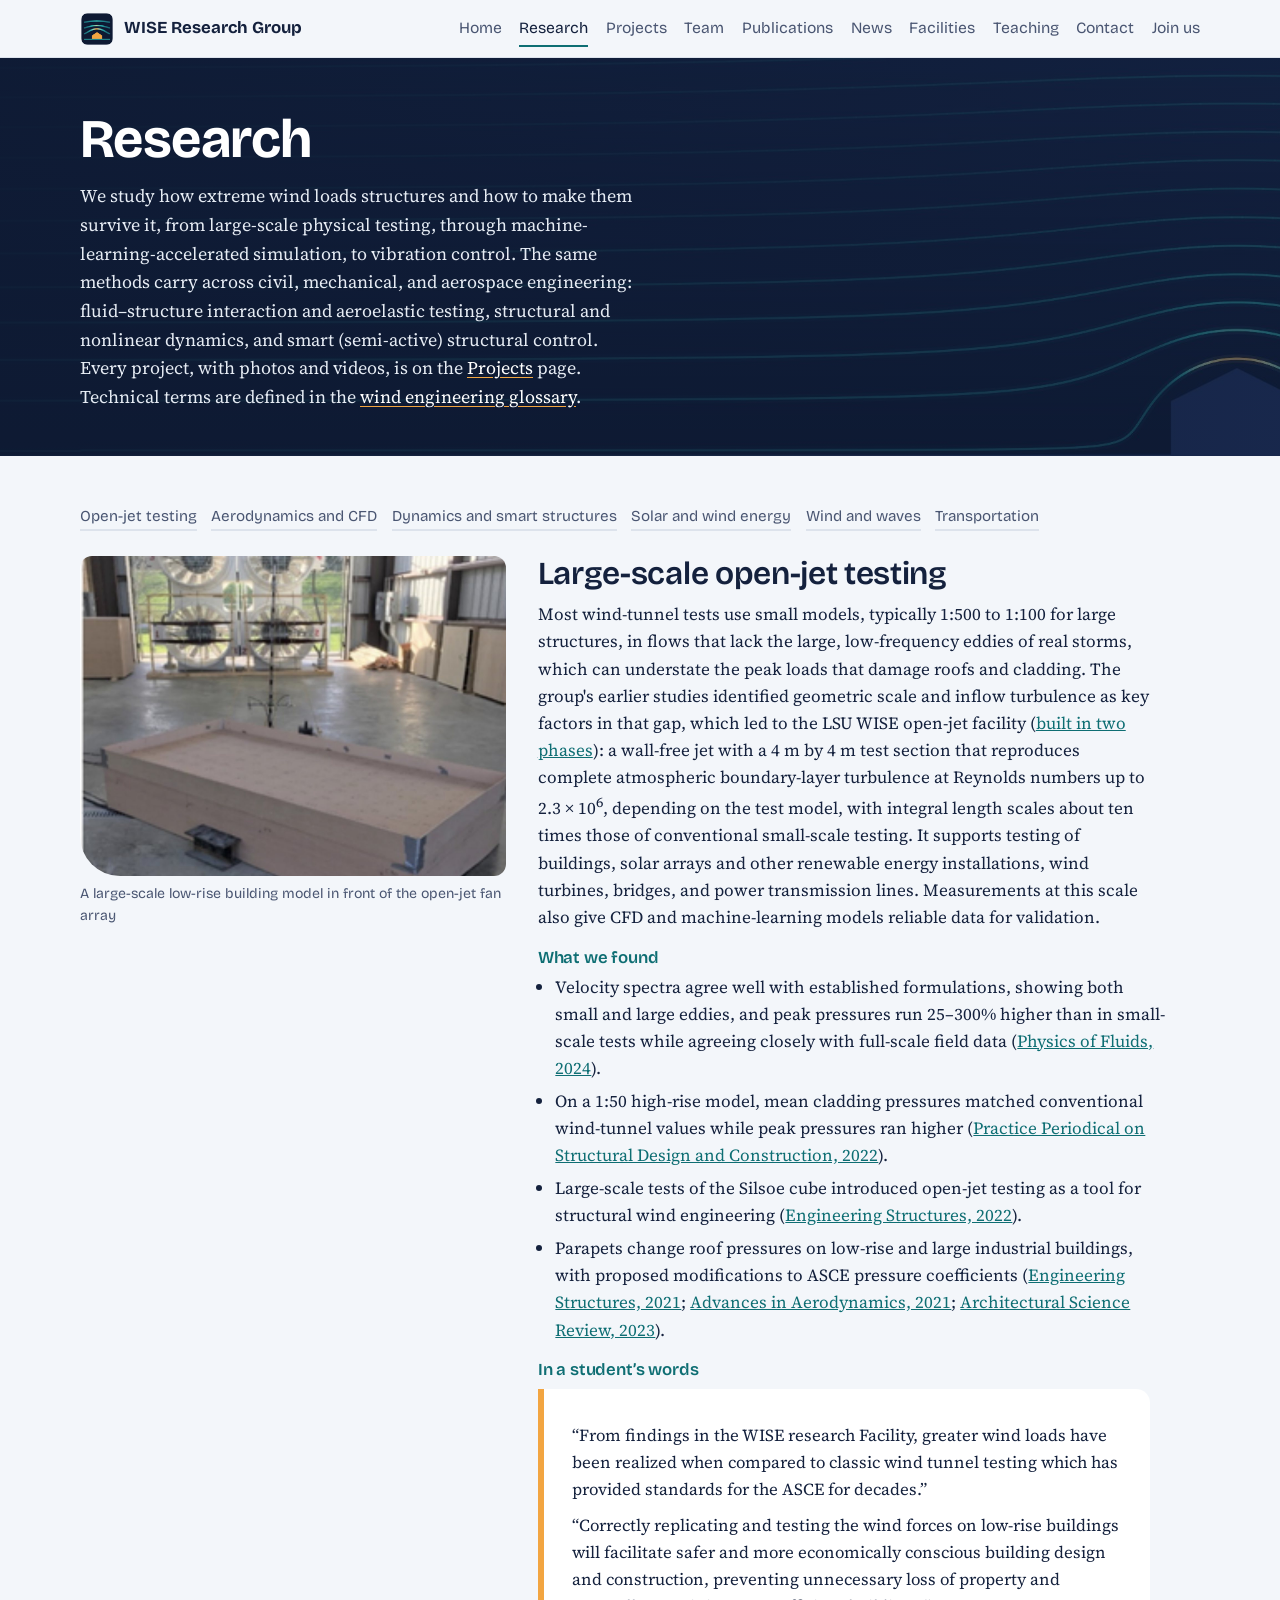
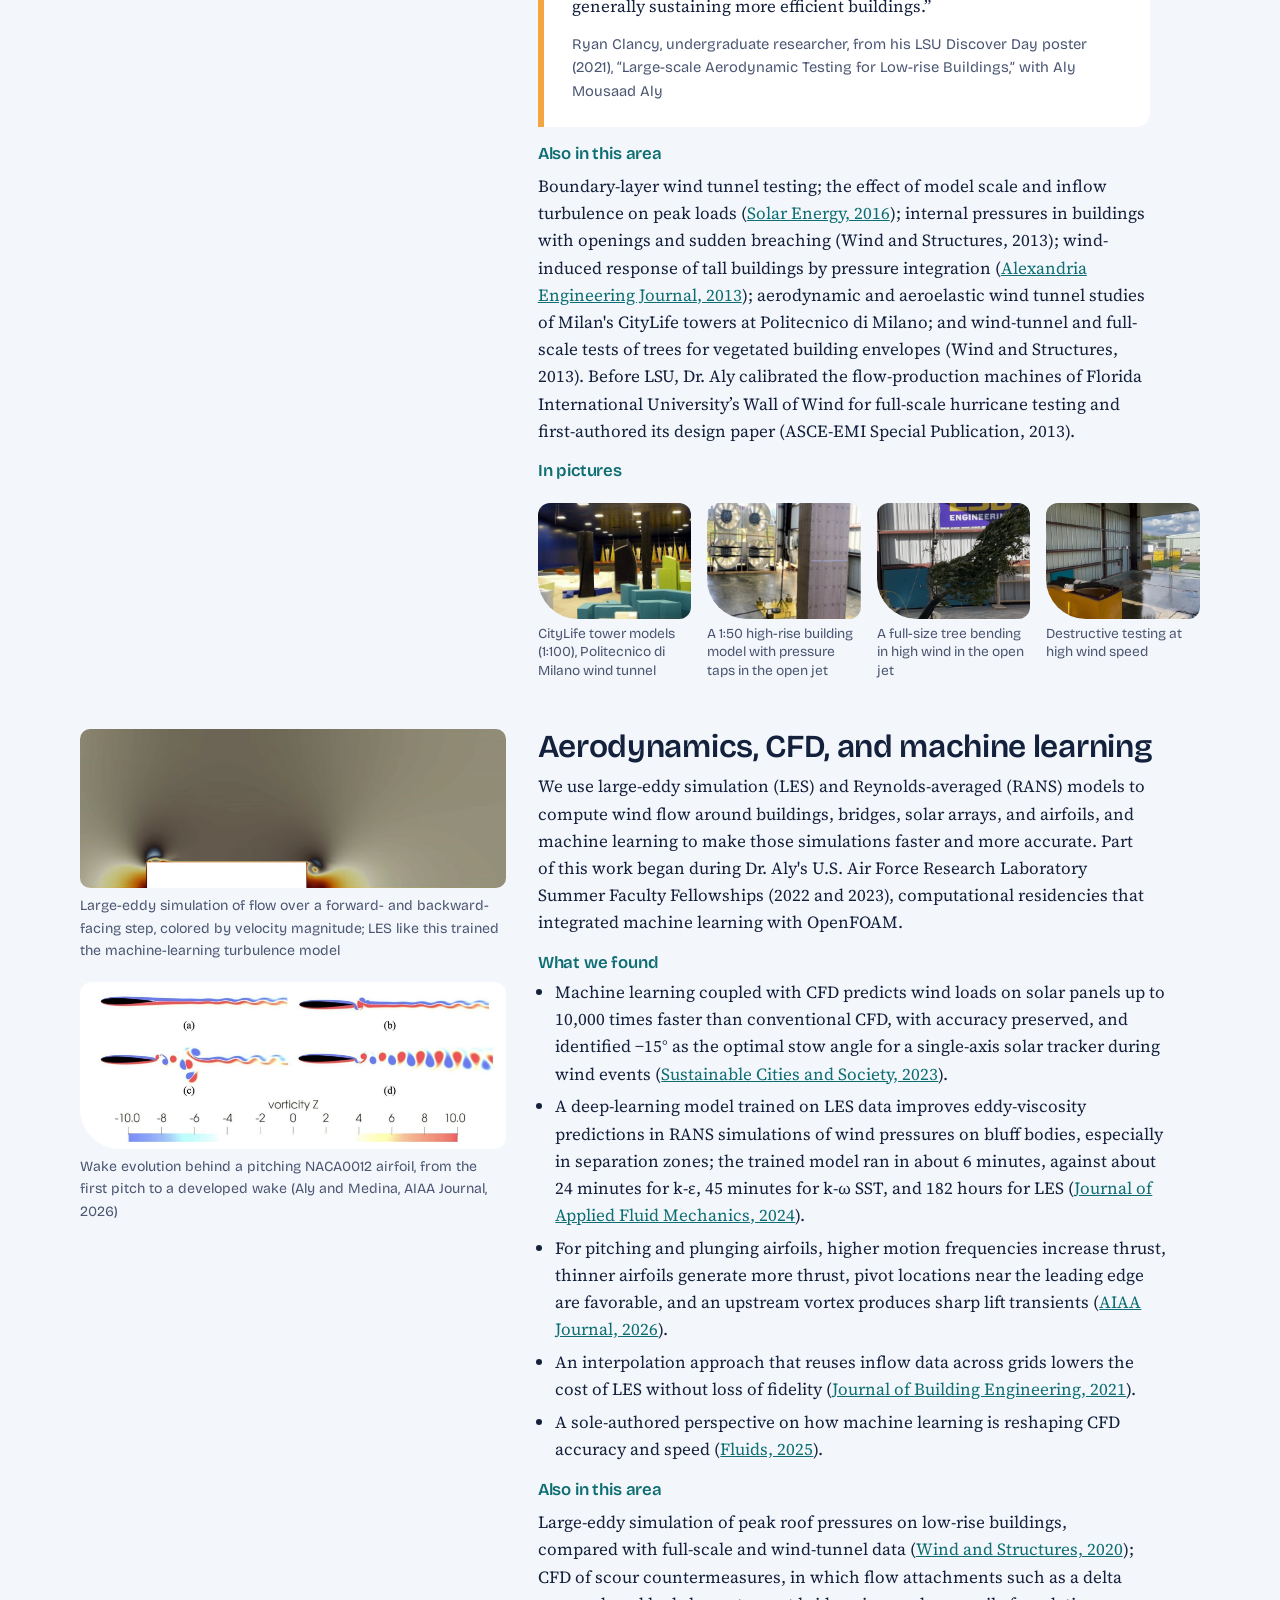
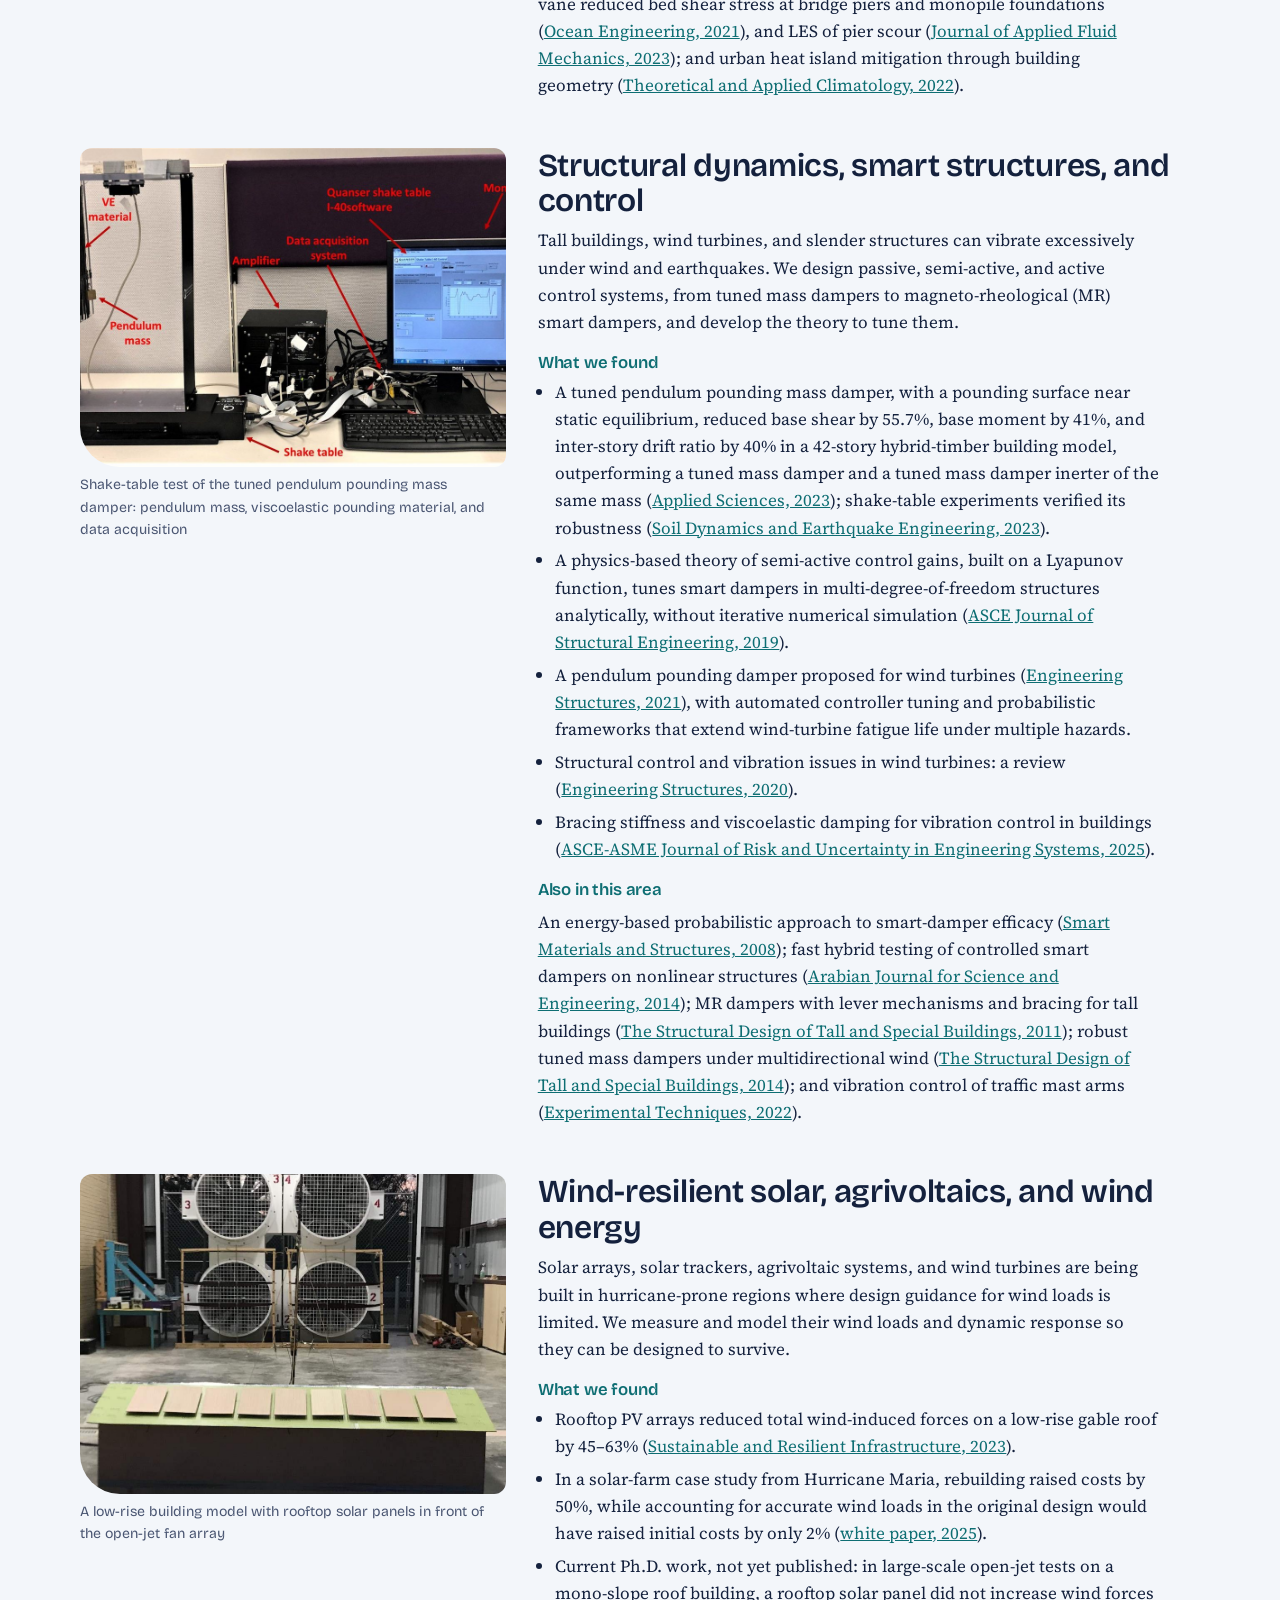
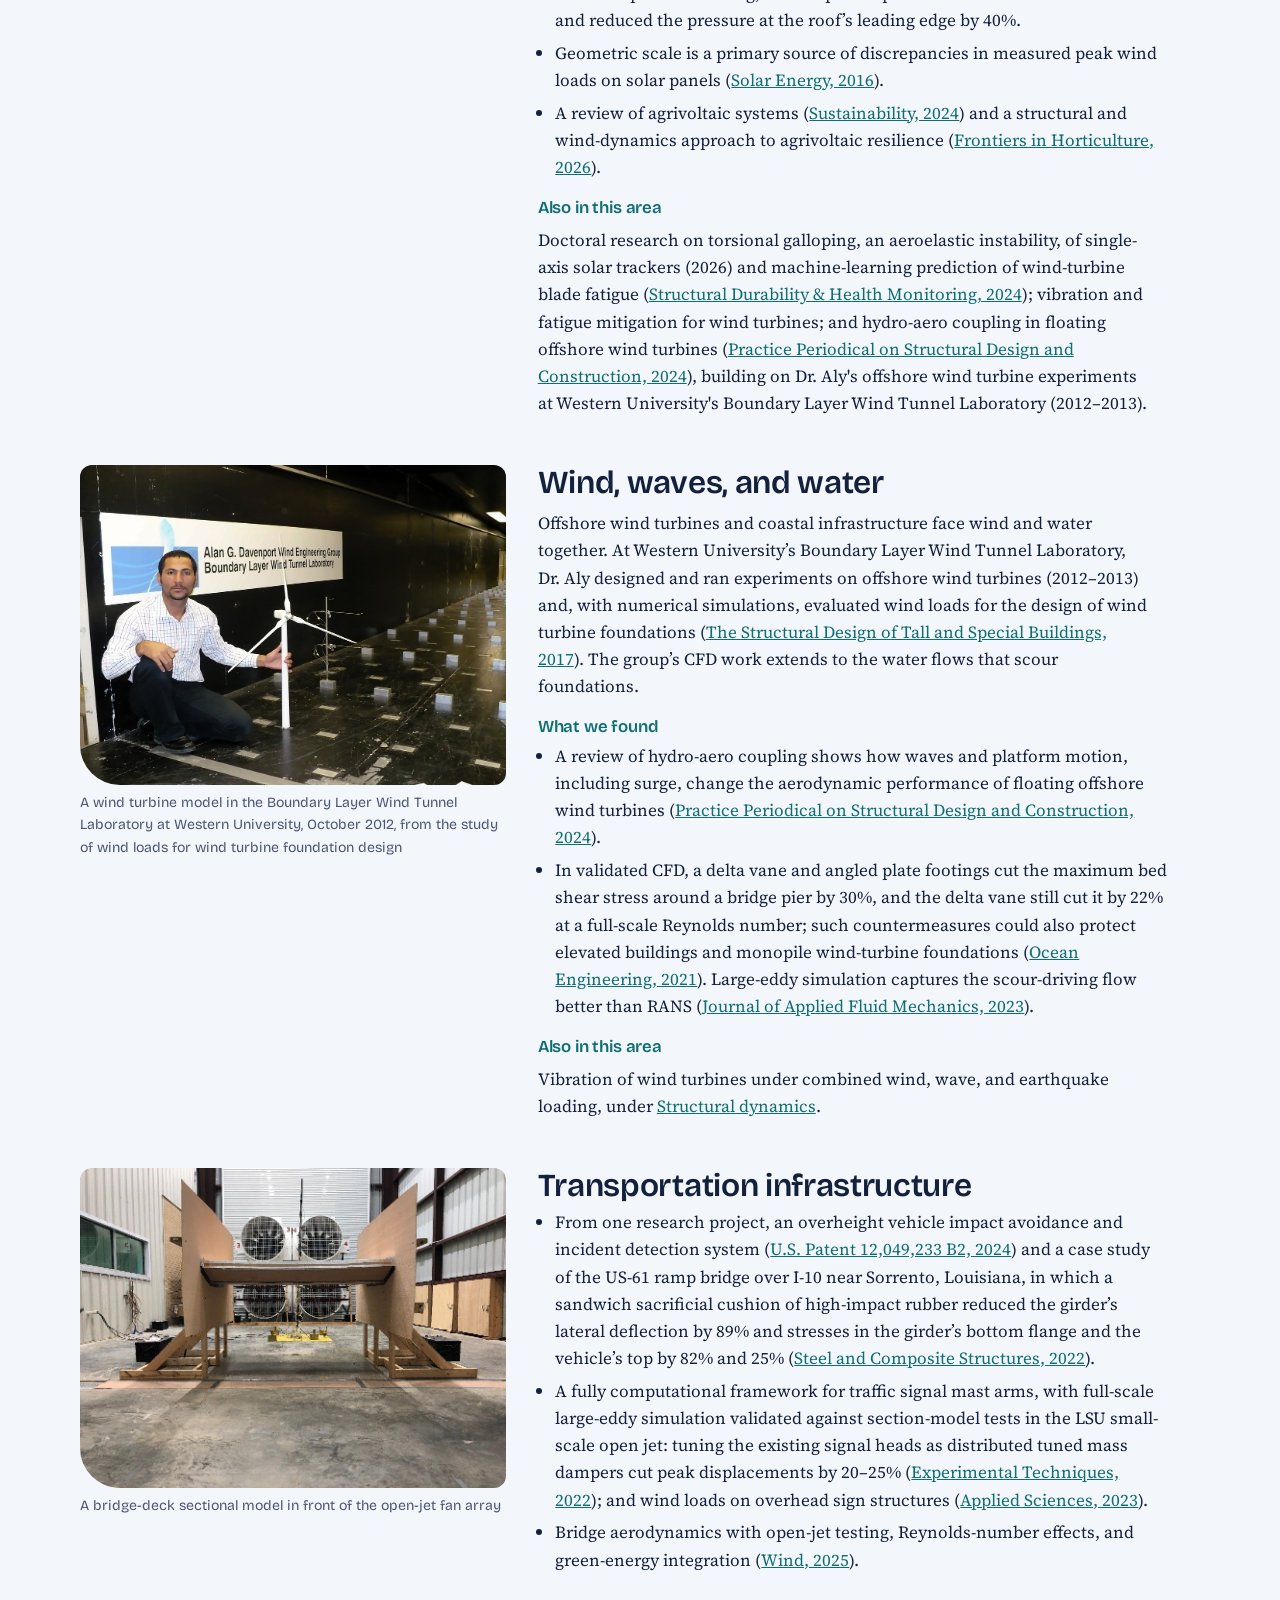
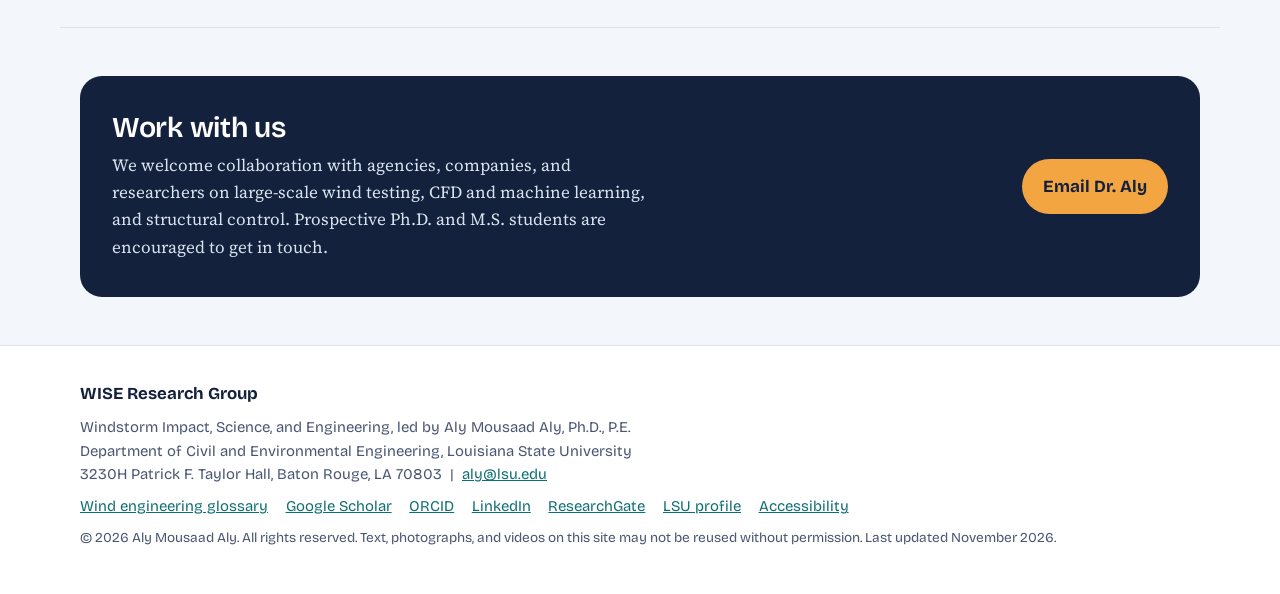
<file: research.html>
<!DOCTYPE html>
<html lang="en">
<head>
<meta charset="utf-8">
<meta name="viewport" content="width=device-width, initial-scale=1">
<title>Research | WISE Research Group | Aly Mousaad Aly</title>
<meta name="description" content="Research of the WISE Research Group: open-jet wind testing, aerodynamics, CFD and machine learning, vibration control, solar energy, and offshore wind.">
<link rel="canonical" href="https://wise-research-group.github.io/research.html">
<meta property="og:type" content="website">
<meta property="og:site_name" content="WISE Research Group">
<meta property="og:title" content="Research | WISE Research Group | Aly Mousaad Aly">
<meta property="og:description" content="Research of the WISE Research Group: open-jet wind testing, aerodynamics, CFD and machine learning, vibration control, solar energy, and offshore wind.">
<meta property="og:url" content="https://wise-research-group.github.io/research.html">
<meta property="og:image" content="https://wise-research-group.github.io/assets/img/og-image.jpg">
<meta name="twitter:card" content="summary_large_image">
<link rel="icon" type="image/png" sizes="32x32" href="assets/img/favicon-32.png">
<link rel="apple-touch-icon" href="assets/img/apple-touch-icon.png">
<meta name="theme-color" content="#14213D">
<link rel="preconnect" href="https://fonts.googleapis.com">
<link rel="preconnect" href="https://fonts.gstatic.com" crossorigin>
<link href="https://fonts.googleapis.com/css2?family=Bricolage+Grotesque:opsz,wght@12..96,400;12..96,600;12..96,700&amp;family=Source+Serif+4:ital,opsz,wght@0,8..60,400;0,8..60,600;1,8..60,400&amp;display=swap" rel="stylesheet">
<link rel="stylesheet" href="assets/site.css?v=47">
<script>document.documentElement.className+=' js';</script>
</head>
<body>
<a class="skip" href="#main">Skip to content</a>
<header class="site-header">
  <div class="inner">
    <a class="brand" href="index.html"><img src="assets/img/logo.png" alt="" width="34" height="34">WISE Research Group</a>
    <button class="nav-toggle" type="button" aria-expanded="false" aria-controls="site-nav">Menu</button>
    <nav id="site-nav" class="site-nav" aria-label="Main"><a href="index.html">Home</a><a href="research.html" aria-current="page">Research</a><a href="projects.html">Projects</a><a href="team.html">Team</a><a href="publications.html">Publications</a><a href="news.html">News</a><a href="facilities.html">Facilities</a><a href="teaching.html">Teaching</a><a href="contact.html">Contact</a><a href="join.html">Join us</a></nav>
  </div>
</header>
<main id="main">
<section class="page-band"><div class="inner"><h1>Research</h1><p class="lede">We study how extreme wind loads structures and how to make them survive it, from large-scale physical testing, through machine-learning-accelerated simulation, to vibration control. The same methods carry across civil, mechanical, and aerospace engineering: fluid&ndash;structure interaction and aeroelastic testing, structural and nonlinear dynamics, and smart (semi-active) structural control. Every project, with photos and videos, is on the <a href="projects.html">Projects</a> page. Technical terms are defined in the <a href="glossary.html">wind engineering glossary</a>.</p></div></section>
<section class="section"><nav class="jumps" aria-label="Research areas"><a href="#open-jet">Open-jet testing</a><a href="#ml-cfd">Aerodynamics and CFD</a><a href="#control">Dynamics and smart structures</a><a href="#energy">Solar and wind energy</a><a href="#waves">Wind and waves</a><a href="#transportation">Transportation</a></nav><div class="areas"><article class="area" id="open-jet">
  <figure><img loading="lazy" src="assets/photos/openjet-lowrise-model.jpg" alt="A large-scale low-rise building model in front of the open-jet fan array" onerror="this.closest('figure').remove()"><figcaption>A large-scale low-rise building model in front of the open-jet fan array</figcaption></figure>
  <div>
    <h2>Large-scale open-jet testing</h2>
    <p>Most wind-tunnel tests use small models, typically 1:500 to 1:100 for large structures, in flows that lack the large, low-frequency eddies of real storms, which can understate the peak loads that damage roofs and cladding. The group's earlier studies identified geometric scale and inflow turbulence as key factors in that gap, which led to the LSU WISE open-jet facility (<a href="facilities.html#history">built in two phases</a>): a wall-free jet with a 4 m by 4 m test section that reproduces complete atmospheric boundary-layer turbulence at Reynolds numbers up to 2.3&nbsp;&times;&nbsp;10<sup>6</sup>, depending on the test model, with integral length scales about ten times those of conventional small-scale testing. It supports testing of buildings, solar arrays and other renewable energy installations, wind turbines, bridges, and power transmission lines. Measurements at this scale also give CFD and machine-learning models reliable data for validation.</p>
    <h3>What we found</h3>
    <ul><li>Velocity spectra agree well with established formulations, showing both small and large eddies, and peak pressures run 25&ndash;300% higher than in small-scale tests while agreeing closely with full-scale field data (<a href="https://doi.org/10.1063/5.0231093">Physics of Fluids, 2024</a>).</li><li>On a 1:50 high-rise model, mean cladding pressures matched conventional wind-tunnel values while peak pressures ran higher (<a href="https://doi.org/10.1061/(ASCE)SC.1943-5576.0000689">Practice Periodical on Structural Design and Construction, 2022</a>).</li><li>Large-scale tests of the Silsoe cube introduced open-jet testing as a tool for structural wind engineering (<a href="https://doi.org/10.1016/j.engstruct.2022.114567">Engineering Structures, 2022</a>).</li><li>Parapets change roof pressures on low-rise and large industrial buildings, with proposed modifications to ASCE pressure coefficients (<a href="https://doi.org/10.1016/j.engstruct.2021.112006">Engineering Structures, 2021</a>; <a href="https://doi.org/10.1186/s42774-021-00080-z">Advances in Aerodynamics, 2021</a>; <a href="https://doi.org/10.1080/00038628.2023.2174066">Architectural Science Review, 2023</a>).</li></ul>
    <h3>In a student&rsquo;s words</h3>
    <blockquote id="student-voice" style="margin-top:.6rem"><p>&ldquo;From findings in the WISE research Facility, greater wind loads have been realized when compared to classic wind tunnel testing which has provided standards for the ASCE for decades.&rdquo;</p><p>&ldquo;Correctly replicating and testing the wind forces on low-rise buildings will facilitate safer and more economically conscious building design and construction, preventing unnecessary loss of property and generally sustaining more efficient buildings.&rdquo;</p><footer>Ryan Clancy, undergraduate researcher, from his LSU Discover Day poster (2021), &ldquo;Large-scale Aerodynamic Testing for Low-rise Buildings,&rdquo; with Aly Mousaad Aly</footer></blockquote>
    <h3>Also in this area</h3>
    <p>Boundary-layer wind tunnel testing; the effect of model scale and inflow turbulence on peak loads (<a href="https://doi.org/10.1016/j.solener.2016.06.018">Solar Energy, 2016</a>); internal pressures in buildings with openings and sudden breaching (Wind and Structures, 2013); wind-induced response of tall buildings by pressure integration (<a href="https://doi.org/10.1016/j.aej.2013.08.006">Alexandria Engineering Journal, 2013</a>); aerodynamic and aeroelastic wind tunnel studies of Milan's CityLife towers at Politecnico di Milano; and wind-tunnel and full-scale tests of trees for vegetated building envelopes (Wind and Structures, 2013). Before LSU, Dr. Aly calibrated the flow-production machines of Florida International University&rsquo;s Wall of Wind for full-scale hurricane testing and first-authored its design paper (ASCE-EMI Special Publication, 2013).</p>
  <h3>In pictures</h3><div class="photo-row"><figure><img loading="lazy" src="assets/photos/windtunnel-tall-buildings.jpg" alt="CityLife tower models (1:100), Politecnico di Milano wind tunnel" onerror="this.closest('figure').remove()"><figcaption>CityLife tower models (1:100), Politecnico di Milano wind tunnel</figcaption></figure><figure><img loading="lazy" src="assets/photos/tall_building.jpg" alt="A 1:50 high-rise building model with pressure taps in the open jet" onerror="this.closest('figure').remove()"><figcaption>A 1:50 high-rise building model with pressure taps in the open jet</figcaption></figure><figure><img loading="lazy" src="assets/photos/openjet-tree-test.jpg" alt="A full-size tree bending in high wind in the open jet" onerror="this.closest('figure').remove()"><figcaption>A full-size tree bending in high wind in the open jet</figcaption></figure><figure><img loading="lazy" src="assets/photos/openjet-destructive-test.jpg" alt="Destructive testing at high wind speed" onerror="this.closest('figure').remove()"><figcaption>Destructive testing at high wind speed</figcaption></figure></div></div>
</article>
<article class="area" id="ml-cfd">
  <div class="figs"><figure class="video-fig"><video class="auto-video" muted loop playsinline preload="none" poster="assets/photos/cfd-step-poster.jpg" aria-label="Large-eddy simulation of flow over a forward- and backward-facing step"><source src="assets/photos/cfd-step.webm" type="video/webm"><source src="assets/photos/cfd-step.mp4" type="video/mp4"></video><figcaption>Large-eddy simulation of flow over a forward- and backward-facing step, colored by velocity magnitude; LES like this trained the machine-learning turbulence model</figcaption></figure><figure class="contain"><img loading="lazy" src="assets/photos/naca0012-wake-crop.jpg" alt="Wake evolution behind a pitching NACA0012 airfoil, from the first pitch to a developed wake (Aly and Medina, AIAA Journal, 2026)" onerror="this.closest('figure').remove()"><figcaption>Wake evolution behind a pitching NACA0012 airfoil, from the first pitch to a developed wake (Aly and Medina, AIAA Journal, 2026)</figcaption></figure></div>
  <div>
    <h2>Aerodynamics, CFD, and machine learning</h2>
    <p>We use large-eddy simulation (LES) and Reynolds-averaged (RANS) models to compute wind flow around buildings, bridges, solar arrays, and airfoils, and machine learning to make those simulations faster and more accurate. Part of this work began during Dr. Aly's U.S. Air Force Research Laboratory Summer Faculty Fellowships (2022 and 2023), computational residencies that integrated machine learning with OpenFOAM.</p>
    <h3>What we found</h3>
    <ul><li>Machine learning coupled with CFD predicts wind loads on solar panels up to 10,000 times faster than conventional CFD, with accuracy preserved, and identified &minus;15&deg; as the optimal stow angle for a single-axis solar tracker during wind events (<a href="https://doi.org/10.1016/j.scs.2023.104529">Sustainable Cities and Society, 2023</a>).</li><li>A deep-learning model trained on LES data improves eddy-viscosity predictions in RANS simulations of wind pressures on bluff bodies, especially in separation zones; the trained model ran in about 6 minutes, against about 24 minutes for k-&epsilon;, 45 minutes for k-&omega; SST, and 182 hours for LES (<a href="https://doi.org/10.47176/jafm.17.12.2770">Journal of Applied Fluid Mechanics, 2024</a>).</li><li>For pitching and plunging airfoils, higher motion frequencies increase thrust, thinner airfoils generate more thrust, pivot locations near the leading edge are favorable, and an upstream vortex produces sharp lift transients (<a href="https://doi.org/10.2514/1.J066135">AIAA Journal, 2026</a>).</li><li>An interpolation approach that reuses inflow data across grids lowers the cost of LES without loss of fidelity (<a href="https://doi.org/10.1016/j.jobe.2021.102792">Journal of Building Engineering, 2021</a>).</li><li>A sole-authored perspective on how machine learning is reshaping CFD accuracy and speed (<a href="https://doi.org/10.3390/fluids10100275">Fluids, 2025</a>).</li></ul>
    <h3>Also in this area</h3>
    <p>Large-eddy simulation of peak roof pressures on low-rise buildings, compared with full-scale and wind-tunnel data (<a href="https://doi.org/10.12989/was.2020.30.1.099">Wind and Structures, 2020</a>); CFD of scour countermeasures, in which flow attachments such as a delta vane reduced bed shear stress at bridge piers and monopile foundations (<a href="https://doi.org/10.1016/j.oceaneng.2021.109326">Ocean Engineering, 2021</a>), and LES of pier scour (<a href="https://doi.org/10.47176/jafm.16.07.1691">Journal of Applied Fluid Mechanics, 2023</a>); and urban heat island mitigation through building geometry (<a href="https://doi.org/10.1007/s00704-022-04116-2">Theoretical and Applied Climatology, 2022</a>).</p>
  </div>
</article>
<article class="area" id="control">
  <figure><img loading="lazy" src="assets/photos/ptmd-shake-table.jpg" alt="Shake-table test of the tuned pendulum pounding mass damper: pendulum mass, viscoelastic pounding material, and data acquisition" onerror="this.closest('figure').remove()"><figcaption>Shake-table test of the tuned pendulum pounding mass damper: pendulum mass, viscoelastic pounding material, and data acquisition</figcaption></figure>
  <div>
    <h2>Structural dynamics, smart structures, and control</h2>
    <p>Tall buildings, wind turbines, and slender structures can vibrate excessively under wind and earthquakes. We design passive, semi-active, and active control systems, from tuned mass dampers to magneto-rheological (MR) smart dampers, and develop the theory to tune them.</p>
    <h3>What we found</h3>
    <ul><li>A tuned pendulum pounding mass damper, with a pounding surface near static equilibrium, reduced base shear by 55.7%, base moment by 41%, and inter-story drift ratio by 40% in a 42-story hybrid-timber building model, outperforming a tuned mass damper and a tuned mass damper inerter of the same mass (<a href="https://doi.org/10.3390/app13042230">Applied Sciences, 2023</a>); shake-table experiments verified its robustness (<a href="https://doi.org/10.1016/j.soildyn.2023.108044">Soil Dynamics and Earthquake Engineering, 2023</a>).</li><li>A physics-based theory of semi-active control gains, built on a Lyapunov function, tunes smart dampers in multi-degree-of-freedom structures analytically, without iterative numerical simulation (<a href="https://doi.org/10.1061/(ASCE)ST.1943-541X.0002453">ASCE Journal of Structural Engineering, 2019</a>).</li><li>A pendulum pounding damper proposed for wind turbines (<a href="https://doi.org/10.1016/j.engstruct.2021.111891">Engineering Structures, 2021</a>), with automated controller tuning and probabilistic frameworks that extend wind-turbine fatigue life under multiple hazards.</li><li>Structural control and vibration issues in wind turbines: a review (<a href="https://doi.org/10.1016/j.engstruct.2019.110087">Engineering Structures, 2020</a>).</li><li>Bracing stiffness and viscoelastic damping for vibration control in buildings (<a href="https://ascelibrary.org/doi/10.1061/AJRUA6.RUENG-1450">ASCE-ASME Journal of Risk and Uncertainty in Engineering Systems, 2025</a>).</li></ul>
    <h3>Also in this area</h3>
    <p>An energy-based probabilistic approach to smart-damper efficacy (<a href="https://iopscience.iop.org/article/10.1088/0964-1726/17/4/045008">Smart Materials and Structures, 2008</a>); fast hybrid testing of controlled smart dampers on nonlinear structures (<a href="https://doi.org/10.1007/s13369-013-0749-0">Arabian Journal for Science and Engineering, 2014</a>); MR dampers with lever mechanisms and bracing for tall buildings (<a href="https://doi.org/10.1002/tal.647">The Structural Design of Tall and Special Buildings, 2011</a>); robust tuned mass dampers under multidirectional wind (<a href="https://doi.org/10.1002/tal.1068">The Structural Design of Tall and Special Buildings, 2014</a>); and vibration control of traffic mast arms (<a href="https://doi.org/10.1007/s40799-021-00495-9">Experimental Techniques, 2022</a>).</p>
  </div>
</article>
<article class="area" id="energy">
  <figure><img loading="lazy" src="assets/photos/openjet-fans-solar-model.jpg" alt="A low-rise building model with rooftop solar panels in front of the open-jet fan array" onerror="this.closest('figure').remove()"><figcaption>A low-rise building model with rooftop solar panels in front of the open-jet fan array</figcaption></figure>
  <div>
    <h2>Wind-resilient solar, agrivoltaics, and wind energy</h2>
    <p>Solar arrays, solar trackers, agrivoltaic systems, and wind turbines are being built in hurricane-prone regions where design guidance for wind loads is limited. We measure and model their wind loads and dynamic response so they can be designed to survive.</p>
    <h3>What we found</h3>
    <ul><li>Rooftop PV arrays reduced total wind-induced forces on a low-rise gable roof by 45&ndash;63% (<a href="https://doi.org/10.1080/23789689.2023.2257506">Sustainable and Resilient Infrastructure, 2023</a>).</li><li>In a solar-farm case study from Hurricane Maria, rebuilding raised costs by 50%, while accounting for accurate wind loads in the original design would have raised initial costs by only 2% (<a href="https://repository.lsu.edu/civil_engineering_pubs/1319/">white paper, 2025</a>).</li><li>Current Ph.D. work, not yet published: in large-scale open-jet tests on a mono-slope roof building, a rooftop solar panel did not increase wind forces and reduced the pressure at the roof&rsquo;s leading edge by 40%.</li><li>Geometric scale is a primary source of discrepancies in measured peak wind loads on solar panels (<a href="https://doi.org/10.1016/j.solener.2016.06.018">Solar Energy, 2016</a>).</li><li>A review of agrivoltaic systems (<a href="https://doi.org/10.3390/su16188271">Sustainability, 2024</a>) and a structural and wind-dynamics approach to agrivoltaic resilience (<a href="https://doi.org/10.3389/fhort.2025.1677480">Frontiers in Horticulture, 2026</a>).</li></ul>
    <h3>Also in this area</h3>
    <p>Doctoral research on torsional galloping, an aeroelastic instability, of single-axis solar trackers (2026) and machine-learning prediction of wind-turbine blade fatigue (<a href="https://doi.org/10.32604/sdhm.2024.054731">Structural Durability &amp; Health Monitoring, 2024</a>); vibration and fatigue mitigation for wind turbines; and hydro-aero coupling in floating offshore wind turbines (<a href="https://doi.org/10.1061/PPSCFX.SCENG-1486">Practice Periodical on Structural Design and Construction, 2024</a>), building on Dr. Aly's offshore wind turbine experiments at Western University's Boundary Layer Wind Tunnel Laboratory (2012&ndash;2013).</p>
  </div>
</article><article class="area" id="waves">
  <figure><img loading="lazy" src="assets/photos/western-wind-turbine.jpg" alt="A wind turbine model in the Boundary Layer Wind Tunnel Laboratory at Western University"><figcaption>A wind turbine model in the Boundary Layer Wind Tunnel Laboratory at Western University, October 2012, from the study of wind loads for wind turbine foundation design</figcaption></figure>
  <div>
    <h2>Wind, waves, and water</h2>
    <p>Offshore wind turbines and coastal infrastructure face wind and water together. At Western University&rsquo;s Boundary Layer Wind Tunnel Laboratory, Dr. Aly designed and ran experiments on offshore wind turbines (2012&ndash;2013) and, with numerical simulations, evaluated wind loads for the design of wind turbine foundations (<a href="https://doi.org/10.1002/tal.1362">The Structural Design of Tall and Special Buildings, 2017</a>). The group&rsquo;s CFD work extends to the water flows that scour foundations.</p>
    <h3>What we found</h3>
    <ul><li>A review of hydro-aero coupling shows how waves and platform motion, including surge, change the aerodynamic performance of floating offshore wind turbines (<a href="https://doi.org/10.1061/PPSCFX.SCENG-1486">Practice Periodical on Structural Design and Construction, 2024</a>).</li>
    <li>In validated CFD, a delta vane and angled plate footings cut the maximum bed shear stress around a bridge pier by 30%, and the delta vane still cut it by 22% at a full-scale Reynolds number; such countermeasures could also protect elevated buildings and monopile wind-turbine foundations (<a href="https://doi.org/10.1016/j.oceaneng.2021.109326">Ocean Engineering, 2021</a>). Large-eddy simulation captures the scour-driving flow better than RANS (<a href="https://doi.org/10.47176/jafm.16.07.1691">Journal of Applied Fluid Mechanics, 2023</a>).</li></ul>
    <h3>Also in this area</h3>
    <p>Vibration of wind turbines under combined wind, wave, and earthquake loading, under <a href="#control">Structural dynamics</a>.</p>
  </div>
</article><article class="area" id="transportation">
  <figure><img loading="lazy" src="assets/photos/openjet-sectional-model.jpg" alt="A bridge-deck sectional model in front of the open-jet fan array" onerror="this.closest('figure').remove()"><figcaption>A bridge-deck sectional model in front of the open-jet fan array</figcaption></figure>
  <div>
    <h2>Transportation infrastructure</h2>
    <ul>
      <li>From one research project, an overheight vehicle impact avoidance and incident detection system (<a href="https://patents.google.com/patent/US12049233B2/en">U.S. Patent 12,049,233 B2, 2024</a>) and a case study of the US-61 ramp bridge over I-10 near Sorrento, Louisiana, in which a sandwich sacrificial cushion of high-impact rubber reduced the girder&rsquo;s lateral deflection by 89% and stresses in the girder&rsquo;s bottom flange and the vehicle&rsquo;s top by 82% and 25% (<a href="https://doi.org/10.12989/scs.2022.43.2.165">Steel and Composite Structures, 2022</a>).</li>
      <li>A fully computational framework for traffic signal mast arms, with full-scale large-eddy simulation validated against section-model tests in the LSU small-scale open jet: tuning the existing signal heads as distributed tuned mass dampers cut peak displacements by 20&ndash;25% (<a href="https://doi.org/10.1007/s40799-021-00495-9">Experimental Techniques, 2022</a>); and wind loads on overhead sign structures (<a href="https://doi.org/10.3390/app13031682">Applied Sciences, 2023</a>).</li>
      <li>Bridge aerodynamics with open-jet testing, Reynolds-number effects, and green-energy integration (<a href="https://doi.org/10.3390/wind5040027">Wind, 2025</a>).</li>
    </ul>
  </div>
</article></div></section><section class="section"><div class="join"><div><h2>Work with us</h2><p>We welcome collaboration with agencies, companies, and researchers on large-scale wind testing, CFD and machine learning, and structural control. Prospective Ph.D. and M.S. students are encouraged to get in touch.</p></div><a class="btn primary" href="mailto:aly@lsu.edu?subject=WISE%20Research%20Group%20inquiry">Email Dr. Aly</a></div></section>
</main>
<footer class="site-footer">
  <div class="inner">
    <p class="f-brand">WISE Research Group</p>
    <p>Windstorm Impact, Science, and Engineering, led by Aly Mousaad Aly, Ph.D., P.E.<br>
    Department of Civil and Environmental Engineering, Louisiana State University<br>
    3230H Patrick F. Taylor Hall, Baton Rouge, LA 70803 &nbsp;|&nbsp; <a href="mailto:aly@lsu.edu">aly@lsu.edu</a></p>
    <p class="f-links"><a href="glossary.html">Wind engineering glossary</a><a href="https://scholar.google.com/citations?user=6DztFFsAAAAJ&amp;hl=en">Google Scholar</a><a href="https://orcid.org/0000-0002-1253-139X">ORCID</a><a href="https://www.linkedin.com/in/aly-mousaad-aly-a0b421186">LinkedIn</a><a href="https://www.researchgate.net/profile/Aly-Mousaad-Aly">ResearchGate</a><a href="https://www.lsu.edu/eng/cee/people/aly.php">LSU profile</a><a href="accessibility.html">Accessibility</a></p>
    <p class="f-small">&copy; 2026 Aly Mousaad Aly. All rights reserved. Text, photographs, and videos on this site may not be reused without permission. Last updated November 2026.</p>
  </div>
</footer>
<script src="assets/site.js?v=47"></script>
</body>
</html>
</file>
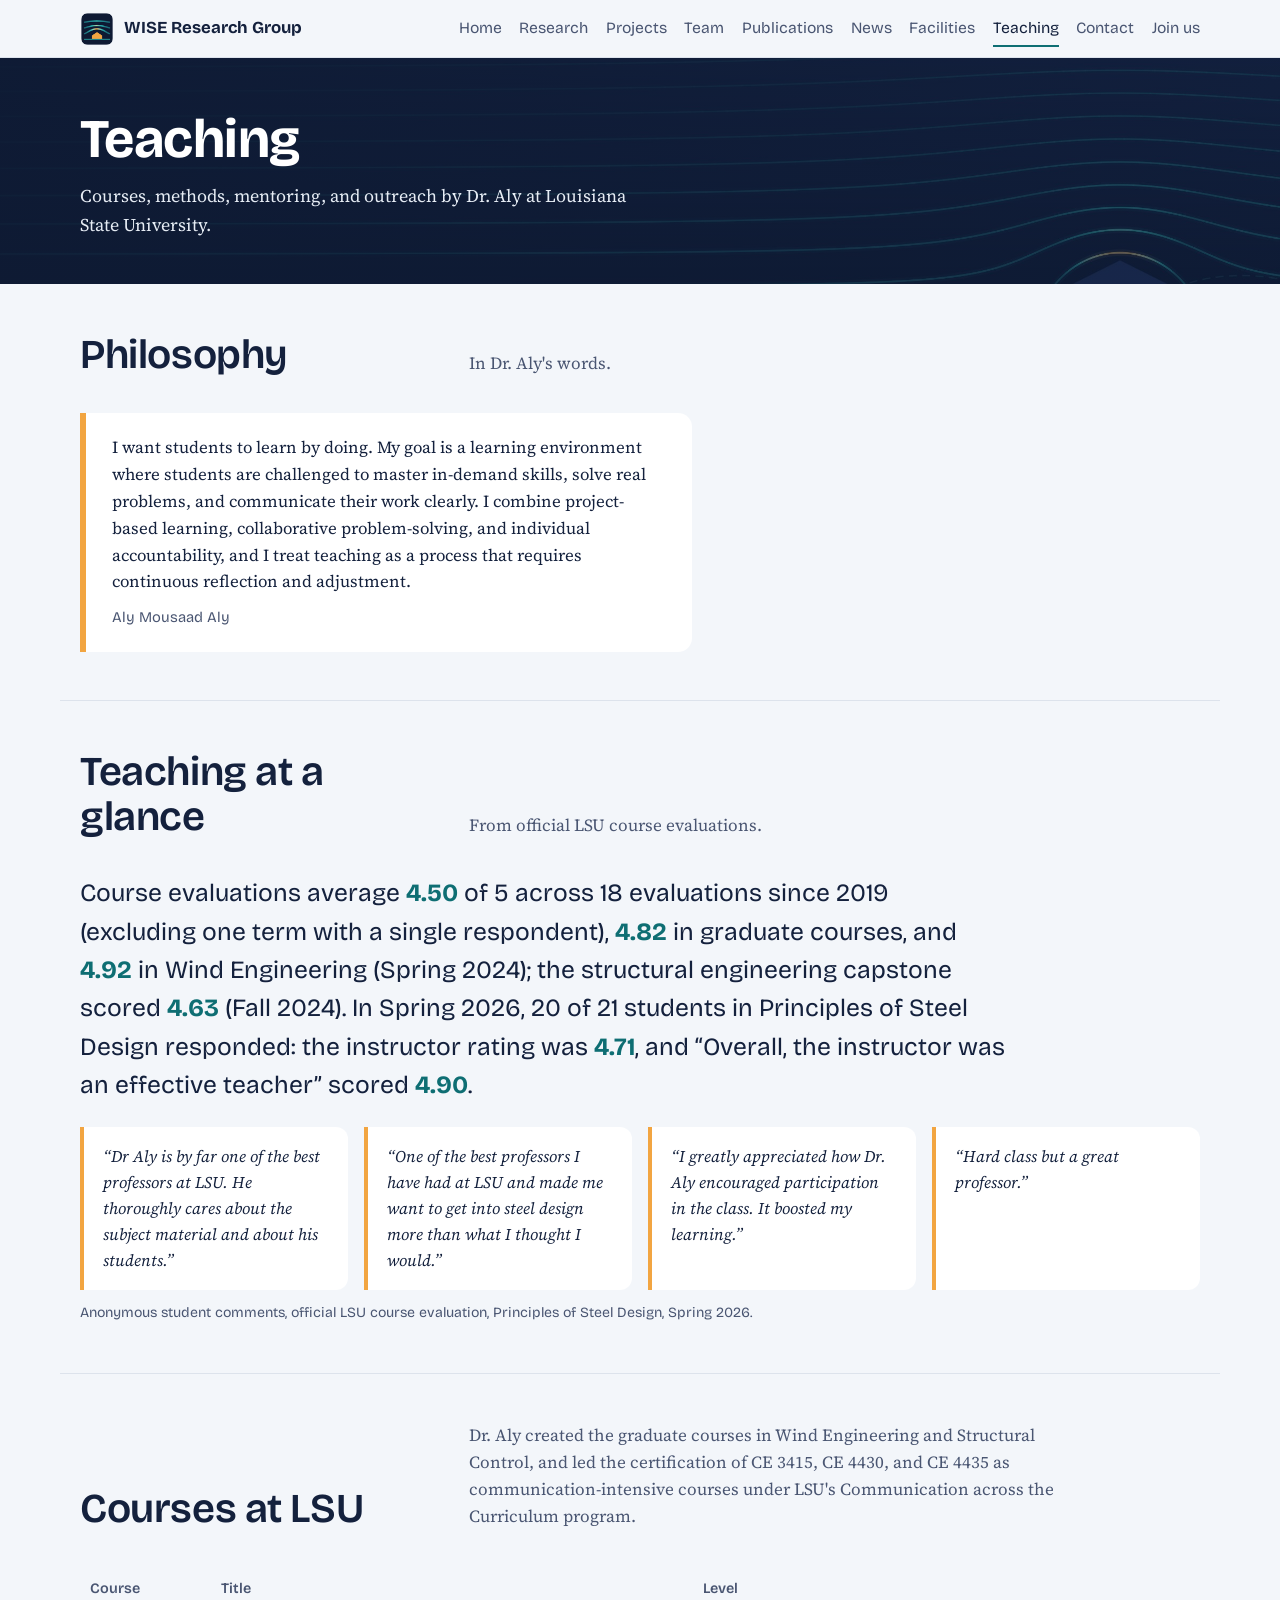
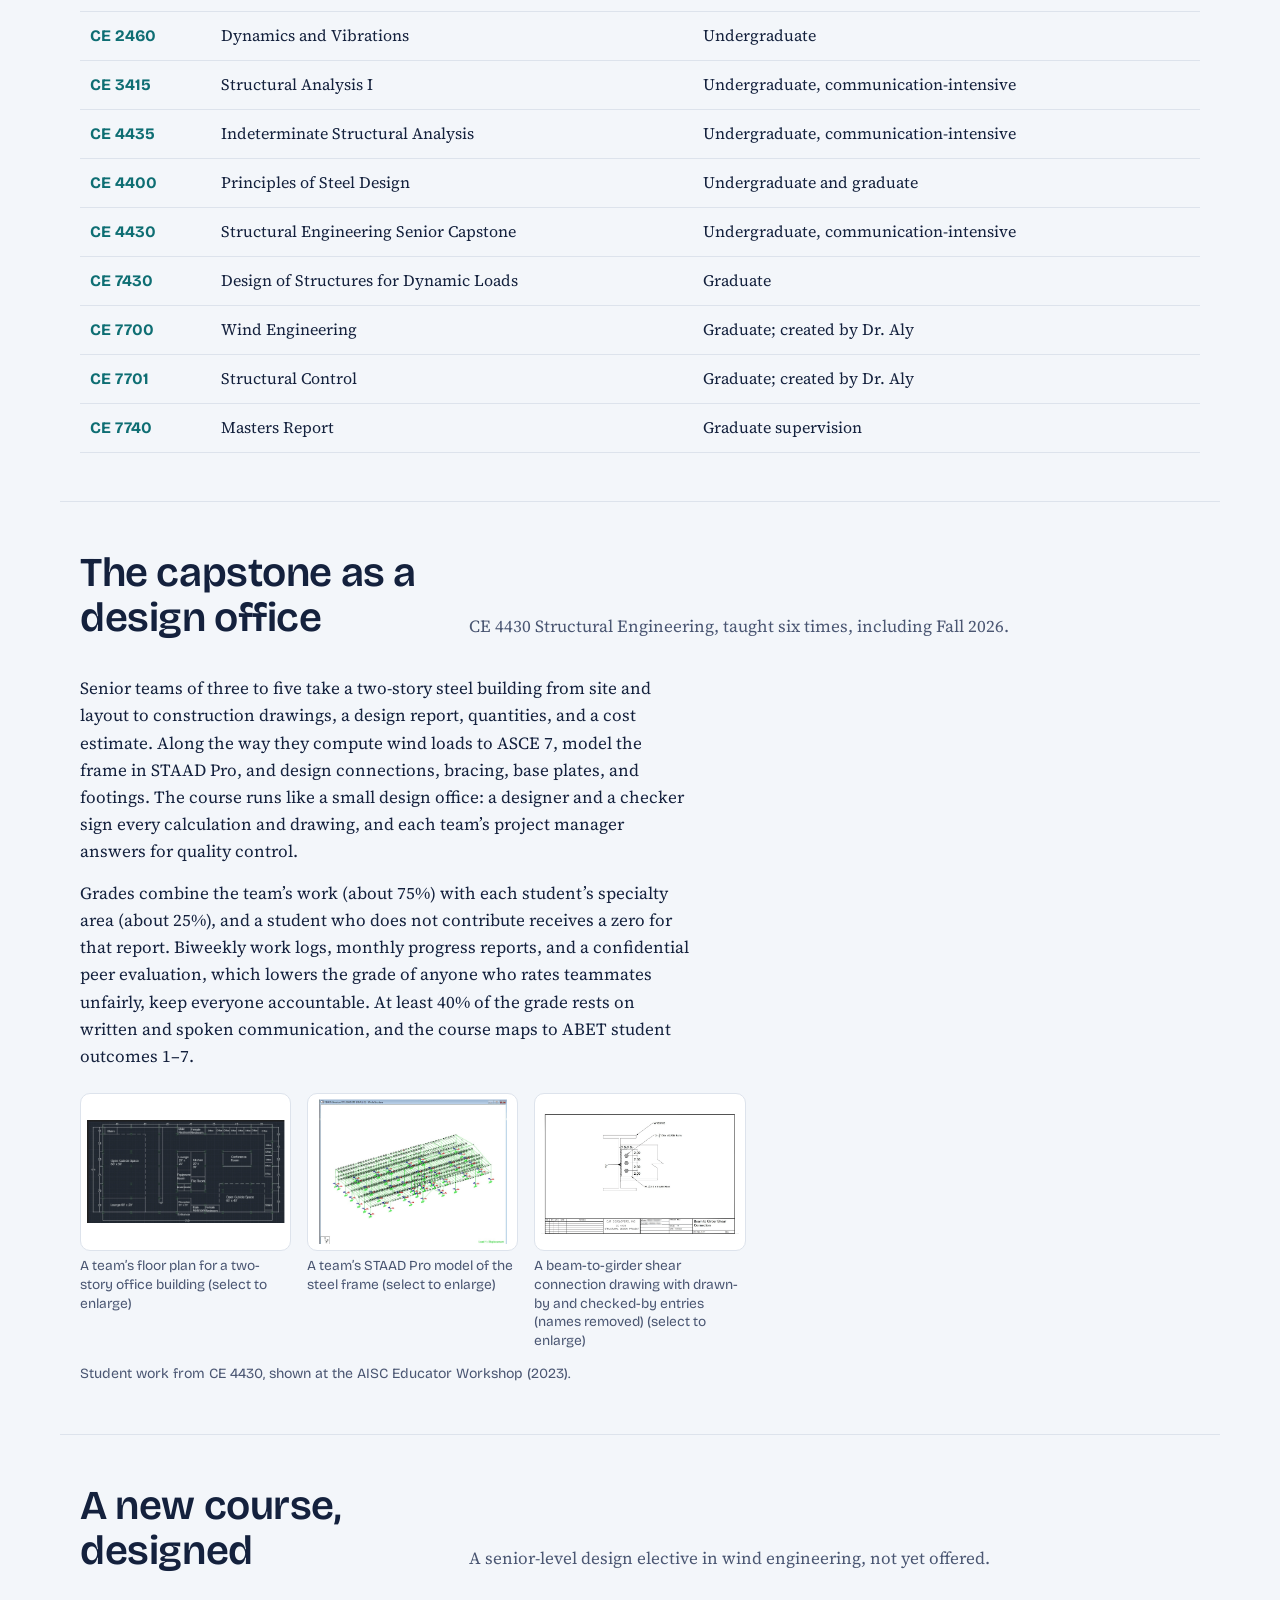
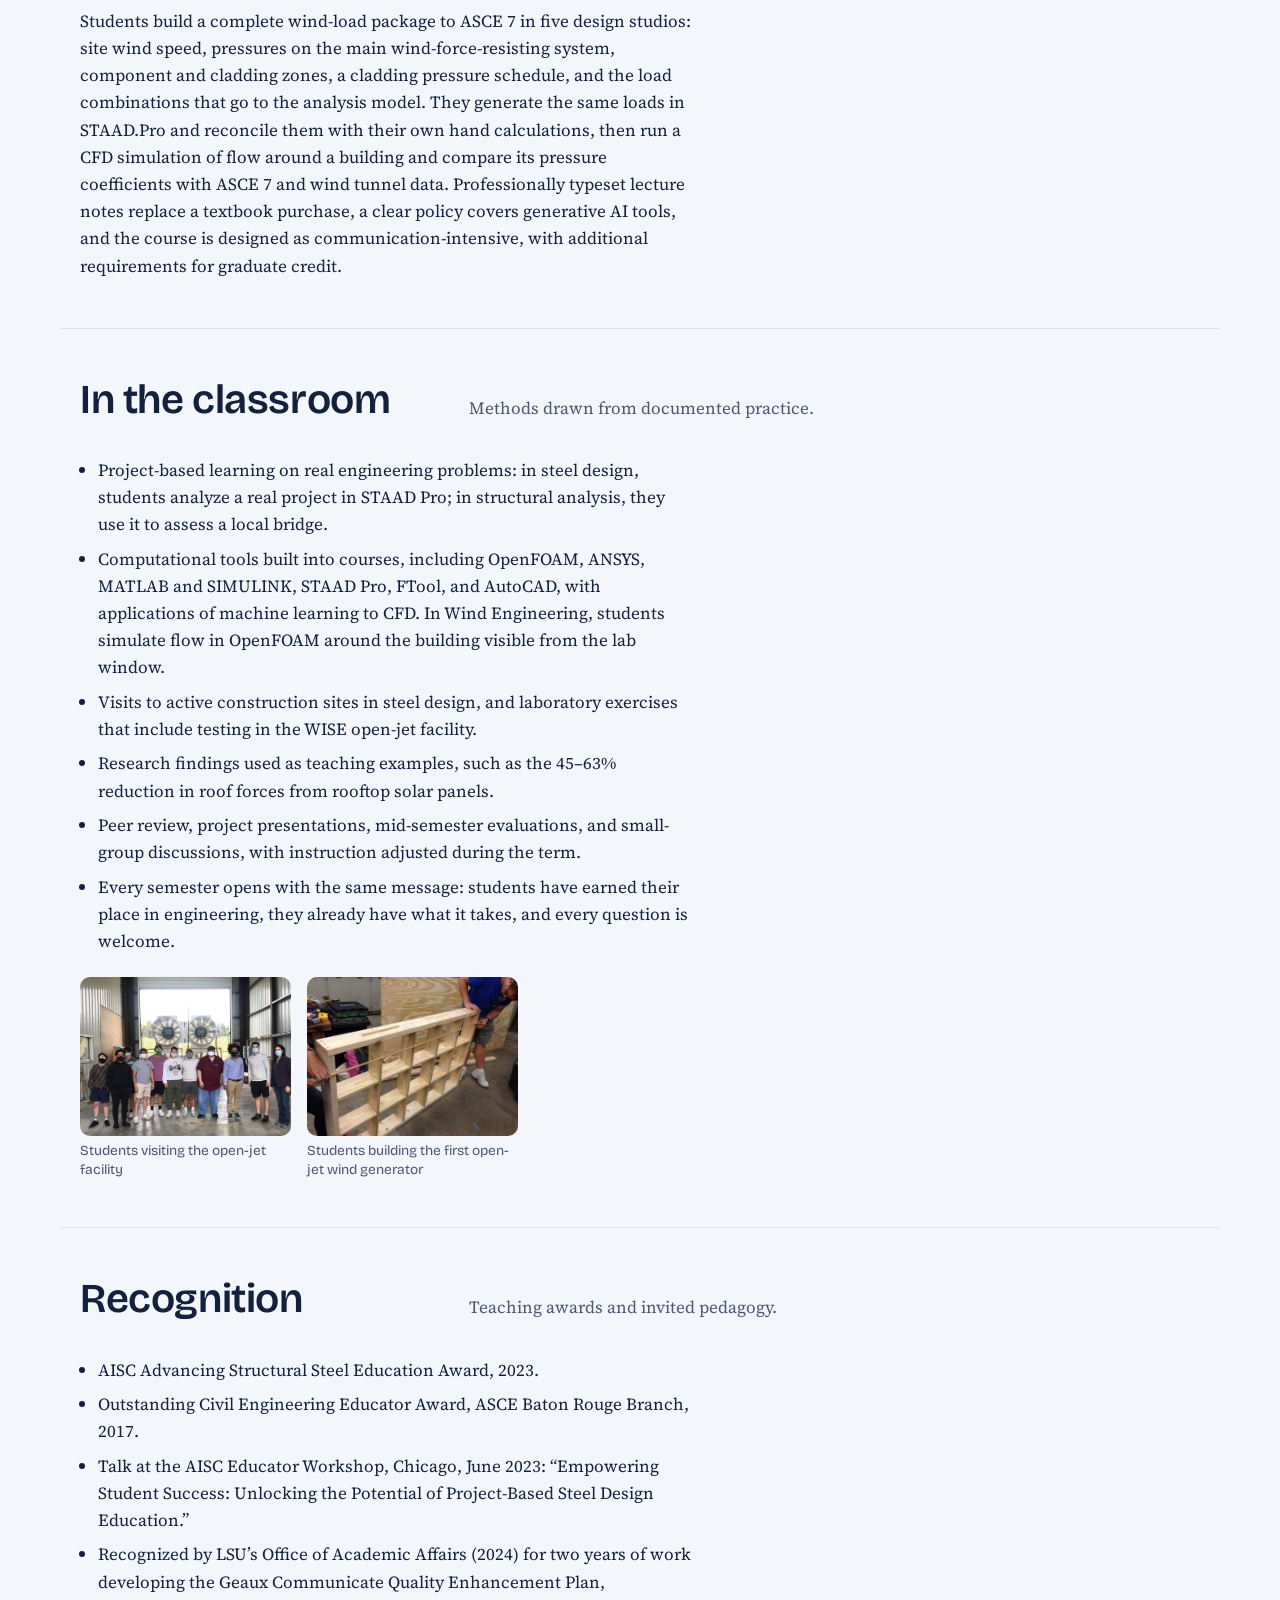
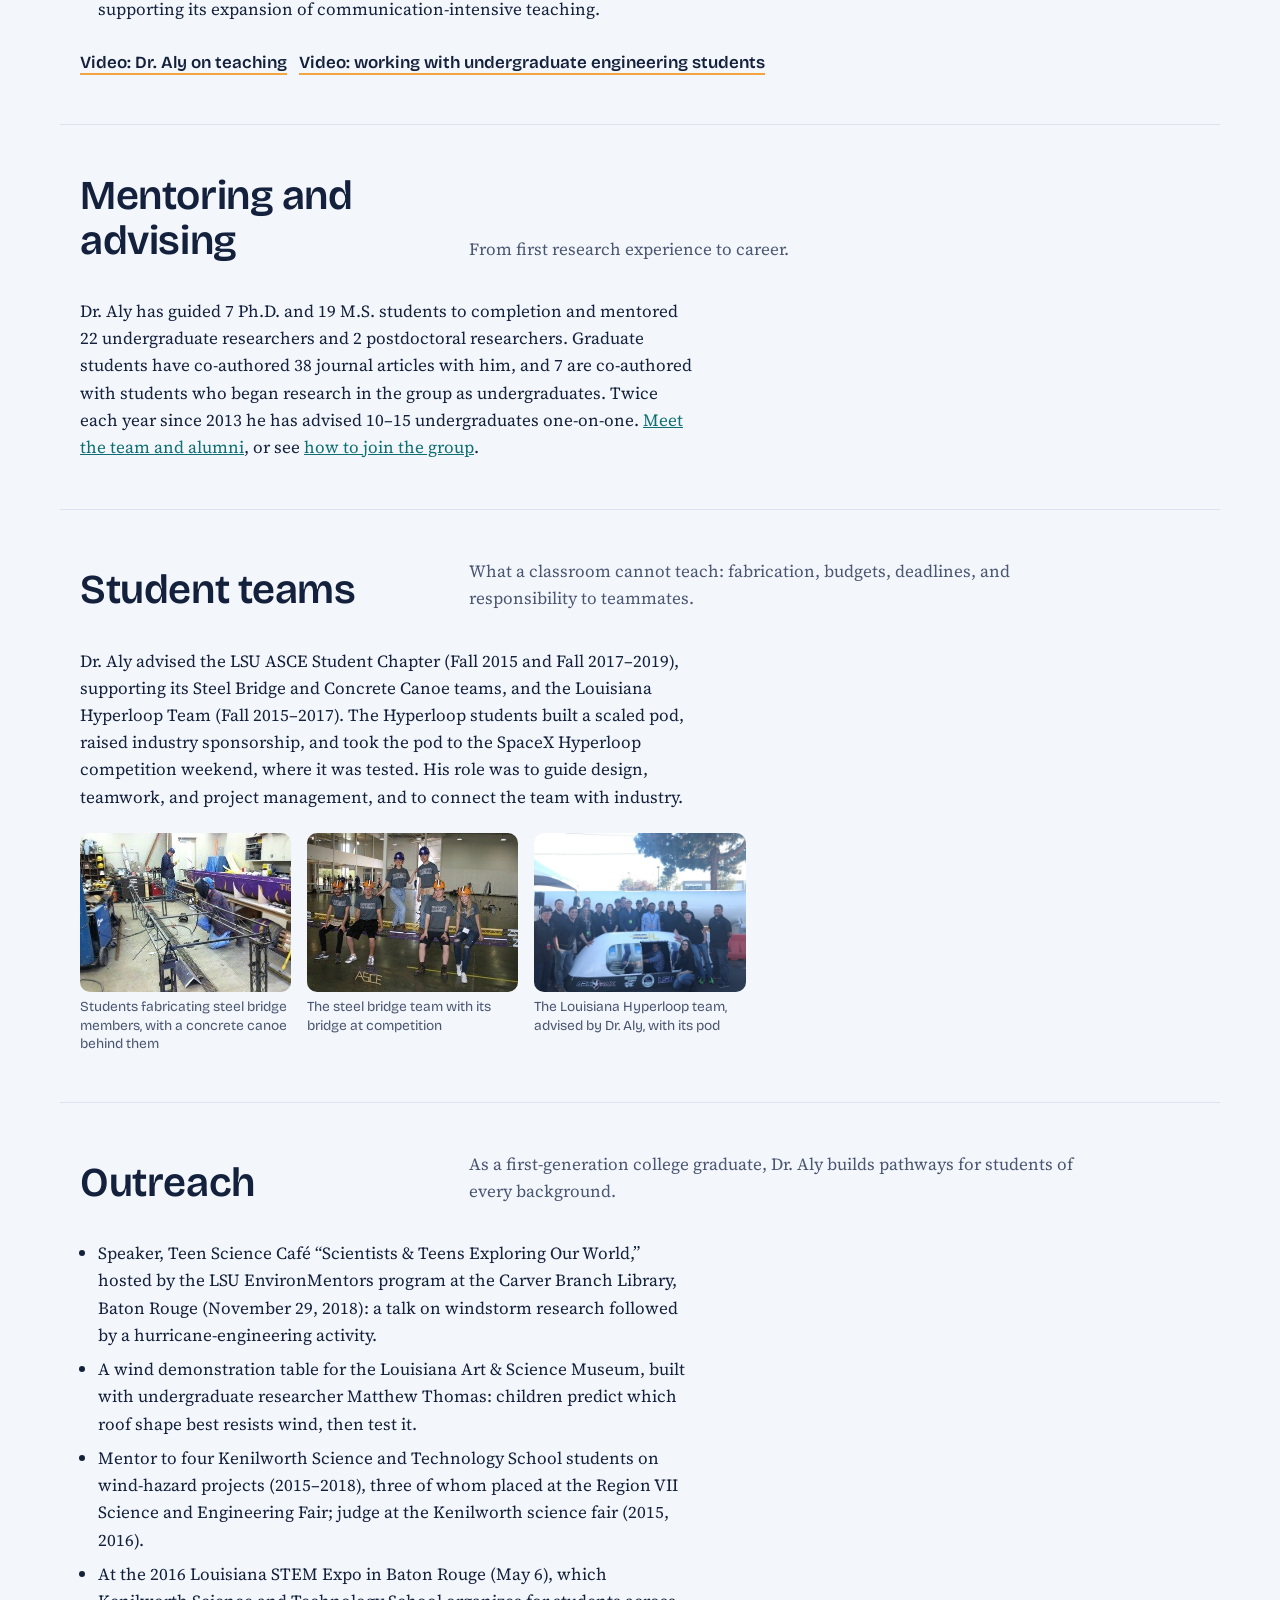
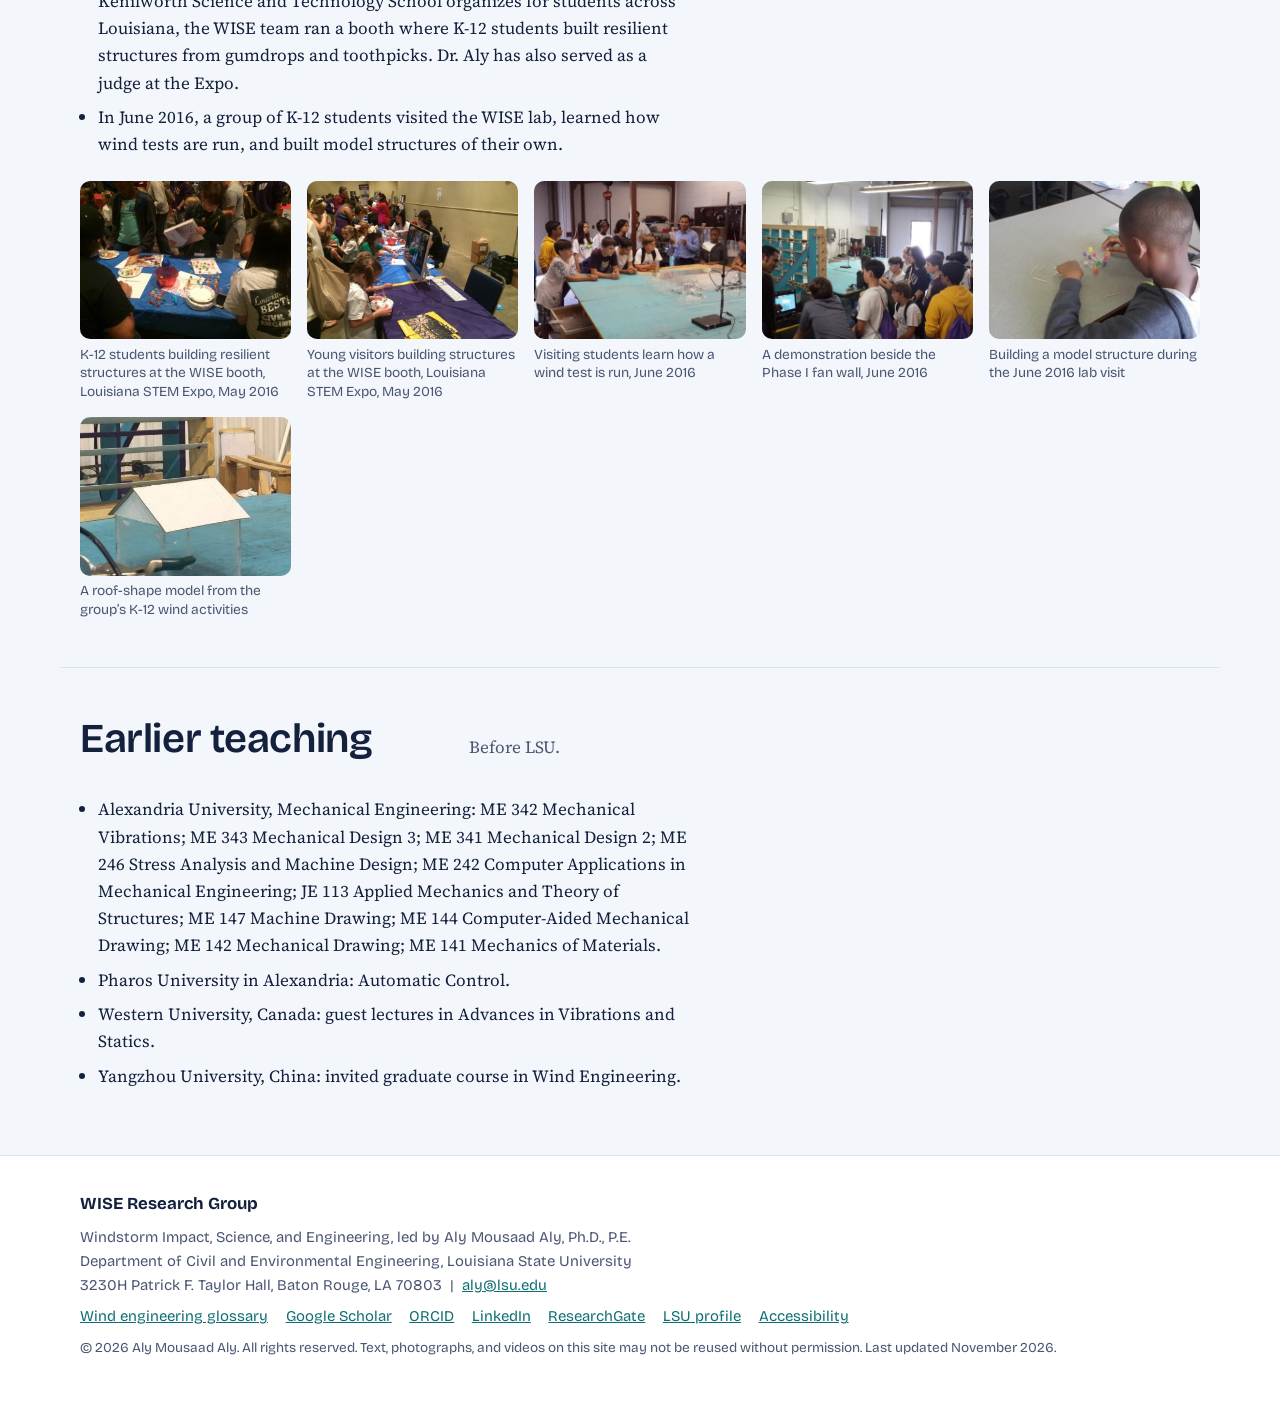
<file: teaching.html>
<!DOCTYPE html>
<html lang="en">
<head>
<meta charset="utf-8">
<meta name="viewport" content="width=device-width, initial-scale=1">
<title>Teaching | Aly Mousaad Aly | WISE Research Group</title>
<meta name="description" content="Teaching by Aly Mousaad Aly at LSU: courses, evaluation results, a capstone run like a design office, student teams, and outreach.">
<link rel="canonical" href="https://wise-research-group.github.io/teaching.html">
<meta property="og:type" content="website">
<meta property="og:site_name" content="WISE Research Group">
<meta property="og:title" content="Teaching | Aly Mousaad Aly | WISE Research Group">
<meta property="og:description" content="Teaching by Aly Mousaad Aly at LSU: courses, evaluation results, a capstone run like a design office, student teams, and outreach.">
<meta property="og:url" content="https://wise-research-group.github.io/teaching.html">
<meta property="og:image" content="https://wise-research-group.github.io/assets/img/og-image.jpg">
<meta name="twitter:card" content="summary_large_image">
<link rel="icon" type="image/png" sizes="32x32" href="assets/img/favicon-32.png">
<link rel="apple-touch-icon" href="assets/img/apple-touch-icon.png">
<meta name="theme-color" content="#14213D">
<link rel="preconnect" href="https://fonts.googleapis.com">
<link rel="preconnect" href="https://fonts.gstatic.com" crossorigin>
<link href="https://fonts.googleapis.com/css2?family=Bricolage+Grotesque:opsz,wght@12..96,400;12..96,600;12..96,700&amp;family=Source+Serif+4:ital,opsz,wght@0,8..60,400;0,8..60,600;1,8..60,400&amp;display=swap" rel="stylesheet">
<link rel="stylesheet" href="assets/site.css?v=47">
<script>document.documentElement.className+=' js';</script>
</head>
<body>
<a class="skip" href="#main">Skip to content</a>
<header class="site-header">
  <div class="inner">
    <a class="brand" href="index.html"><img src="assets/img/logo.png" alt="" width="34" height="34">WISE Research Group</a>
    <button class="nav-toggle" type="button" aria-expanded="false" aria-controls="site-nav">Menu</button>
    <nav id="site-nav" class="site-nav" aria-label="Main"><a href="index.html">Home</a><a href="research.html">Research</a><a href="projects.html">Projects</a><a href="team.html">Team</a><a href="publications.html">Publications</a><a href="news.html">News</a><a href="facilities.html">Facilities</a><a href="teaching.html" aria-current="page">Teaching</a><a href="contact.html">Contact</a><a href="join.html">Join us</a></nav>
  </div>
</header>
<main id="main">
<section class="page-band"><div class="inner"><h1>Teaching</h1><p class="lede">Courses, methods, mentoring, and outreach by Dr. Aly at Louisiana State University.</p></div></section>
<section class="section" id="philosophy"><div class="head"><h2>Philosophy</h2><p>In Dr. Aly's words.</p></div>
<blockquote class="quote"><p>I want students to learn by doing. My goal is a learning environment where students are challenged to master in-demand skills, solve real problems, and communicate their work clearly. I combine project-based learning, collaborative problem-solving, and individual accountability, and I treat teaching as a process that requires continuous reflection and adjustment.</p><footer>Aly Mousaad Aly</footer></blockquote></section>
<section class="section" id="evidence"><div class="head"><h2>Teaching at a glance</h2><p>From official LSU course evaluations.</p></div>
<p class="record">Course evaluations average <b>4.50</b> of 5 across 18 evaluations since 2019 (excluding one term with a single respondent), <b>4.82</b> in graduate courses, and <b>4.92</b> in Wind Engineering (Spring 2024); the structural engineering capstone scored <b>4.63</b> (Fall 2024). In Spring 2026, 20 of 21 students in Principles of Steel Design responded: the instructor rating was <b>4.71</b>, and &ldquo;Overall, the instructor was an effective teacher&rdquo; scored <b>4.90</b>.</p>
<div class="quotes">
<blockquote><p>&ldquo;Dr Aly is by far one of the best professors at LSU. He thoroughly cares about the subject material and about his students.&rdquo;</p></blockquote>
<blockquote><p>&ldquo;One of the best professors I have had at LSU and made me want to get into steel design more than what I thought I would.&rdquo;</p></blockquote>
<blockquote><p>&ldquo;I greatly appreciated how Dr. Aly encouraged participation in the class. It boosted my learning.&rdquo;</p></blockquote>
<blockquote><p>&ldquo;Hard class but a great professor.&rdquo;</p></blockquote>
</div>
<p class="quote-src">Anonymous student comments, official LSU course evaluation, Principles of Steel Design, Spring 2026.</p></section>
<section class="section" id="courses"><div class="head"><h2>Courses at LSU</h2><p>Dr. Aly created the graduate courses in Wind Engineering and Structural Control, and led the certification of CE 3415, CE 4430, and CE 4435 as communication-intensive courses under LSU's Communication across the Curriculum program.</p></div>
<div class="tablewrap" tabindex="0" role="region" aria-label="Courses taught at LSU"><table class="courses"><thead><tr><th>Course</th><th>Title</th><th>Level</th></tr></thead><tbody><tr><td>CE 2460</td><td>Dynamics and Vibrations</td><td>Undergraduate</td></tr><tr><td>CE 3415</td><td>Structural Analysis I</td><td>Undergraduate, communication-intensive</td></tr><tr><td>CE 4435</td><td>Indeterminate Structural Analysis</td><td>Undergraduate, communication-intensive</td></tr><tr><td>CE 4400</td><td>Principles of Steel Design</td><td>Undergraduate and graduate</td></tr><tr><td>CE 4430</td><td>Structural Engineering Senior Capstone</td><td>Undergraduate, communication-intensive</td></tr><tr><td>CE 7430</td><td>Design of Structures for Dynamic Loads</td><td>Graduate</td></tr><tr><td>CE 7700</td><td>Wind Engineering</td><td>Graduate; created by Dr. Aly</td></tr><tr><td>CE 7701</td><td>Structural Control</td><td>Graduate; created by Dr. Aly</td></tr><tr><td>CE 7740</td><td>Masters Report</td><td>Graduate supervision</td></tr></tbody></table></div></section>
<section class="section" id="capstone"><div class="head"><h2>The capstone as a design office</h2><p>CE 4430 Structural Engineering, taught six times, including Fall 2026.</p></div>
<div class="prose"><p>Senior teams of three to five take a two-story steel building from site and layout to construction drawings, a design report, quantities, and a cost estimate. Along the way they compute wind loads to ASCE 7, model the frame in STAAD Pro, and design connections, bracing, base plates, and footings. The course runs like a small design office: a designer and a checker sign every calculation and drawing, and each team&rsquo;s project manager answers for quality control.</p>
<p>Grades combine the team&rsquo;s work (about 75%) with each student&rsquo;s specialty area (about 25%), and a student who does not contribute receives a zero for that report. Biweekly work logs, monthly progress reports, and a confidential peer evaluation, which lowers the grade of anyone who rates teammates unfairly, keep everyone accountable. At least 40% of the grade rests on written and spoken communication, and the course maps to ABET student outcomes 1&ndash;7.</p></div>
<div class="photo-row contain"><figure><a href="assets/photos/capstone-floor-plan.png" title="Open full size"><img loading="lazy" src="assets/photos/capstone-floor-plan.png" alt="A team&rsquo;s floor plan for a two-story office building" onerror="this.closest('figure').remove()"></a><figcaption>A team&rsquo;s floor plan for a two-story office building (select to enlarge)</figcaption></figure><figure><a href="assets/photos/capstone-staad-model.png" title="Open full size"><img loading="lazy" src="assets/photos/capstone-staad-model.png" alt="A team&rsquo;s STAAD Pro model of the steel frame" onerror="this.closest('figure').remove()"></a><figcaption>A team&rsquo;s STAAD Pro model of the steel frame (select to enlarge)</figcaption></figure><figure><a href="assets/photos/capstone-connection-drawing.png" title="Open full size"><img loading="lazy" src="assets/photos/capstone-connection-drawing.png" alt="A beam-to-girder shear connection drawing with drawn-by and checked-by entries (names removed)" onerror="this.closest('figure').remove()"></a><figcaption>A beam-to-girder shear connection drawing with drawn-by and checked-by entries (names removed) (select to enlarge)</figcaption></figure></div><p class="quote-src">Student work from CE 4430, shown at the AISC Educator Workshop (2023).</p></section>
<section class="section" id="course-design"><div class="head"><h2>A new course, designed</h2><p>A senior-level design elective in wind engineering, not yet offered.</p></div>
<div class="prose"><p>Students build a complete wind-load package to ASCE 7 in five design studios: site wind speed, pressures on the main wind-force-resisting system, component and cladding zones, a cladding pressure schedule, and the load combinations that go to the analysis model. They generate the same loads in STAAD.Pro and reconcile them with their own hand calculations, then run a CFD simulation of flow around a building and compare its pressure coefficients with ASCE 7 and wind tunnel data. Professionally typeset lecture notes replace a textbook purchase, a clear policy covers generative AI tools, and the course is designed as communication-intensive, with additional requirements for graduate credit.</p></div></section>
<section class="section" id="classroom"><div class="head"><h2>In the classroom</h2><p>Methods drawn from documented practice.</p></div>
<ul class="bullets">
<li>Project-based learning on real engineering problems: in steel design, students analyze a real project in STAAD Pro; in structural analysis, they use it to assess a local bridge.</li>
<li>Computational tools built into courses, including OpenFOAM, ANSYS, MATLAB and SIMULINK, STAAD Pro, FTool, and AutoCAD, with applications of machine learning to CFD. In Wind Engineering, students simulate flow in OpenFOAM around the building visible from the lab window.</li>
<li>Visits to active construction sites in steel design, and laboratory exercises that include testing in the WISE open-jet facility.</li>
<li>Research findings used as teaching examples, such as the 45&ndash;63% reduction in roof forces from rooftop solar panels.</li>
<li>Peer review, project presentations, mid-semester evaluations, and small-group discussions, with instruction adjusted during the term.</li>
<li>Every semester opens with the same message: students have earned their place in engineering, they already have what it takes, and every question is welcome.</li>
</ul><div class="photo-row"><figure><img loading="lazy" src="assets/photos/students-openjet-visit.jpg" alt="Students visiting the open-jet facility" onerror="this.closest('figure').remove()"><figcaption>Students visiting the open-jet facility</figcaption></figure><figure><img loading="lazy" src="assets/photos/phase1-frame-build.jpg" alt="Students building the first open-jet wind generator" onerror="this.closest('figure').remove()"><figcaption>Students building the first open-jet wind generator</figcaption></figure></div></section>
<section class="section" id="recognition"><div class="head"><h2>Recognition</h2><p>Teaching awards and invited pedagogy.</p></div>
<ul class="bullets"><li>AISC Advancing Structural Steel Education Award, 2023.</li><li>Outstanding Civil Engineering Educator Award, ASCE Baton Rouge Branch, 2017.</li><li>Talk at the AISC Educator Workshop, Chicago, June 2023: &ldquo;Empowering Student Success: Unlocking the Potential of Project-Based Steel Design Education.&rdquo;</li>
<li>Recognized by LSU&rsquo;s Office of Academic Affairs (2024) for two years of work developing the Geaux Communicate Quality Enhancement Plan, supporting its expansion of communication-intensive teaching.</li></ul>
<p class="more"><a href="https://www.youtube.com/watch?v=aZ1tc_rI7bc">Video: Dr. Aly on teaching</a> &nbsp; <a href="https://www.youtube.com/watch?v=5UNxxkcZ8r4">Video: working with undergraduate engineering students</a></p></section>
<section class="section" id="mentoring"><div class="head"><h2>Mentoring and advising</h2><p>From first research experience to career.</p></div>
<div class="prose"><p>Dr. Aly has guided 7 Ph.D. and 19 M.S. students to completion and mentored 22 undergraduate researchers and 2 postdoctoral researchers. Graduate students have co-authored 38 journal articles with him, and 7 are co-authored with students who began research in the group as undergraduates. Twice each year since 2013 he has advised 10&ndash;15 undergraduates one-on-one. <a href="team.html">Meet the team and alumni</a>, or see <a href="join.html">how to join the group</a>.</p></div></section>
<section class="section" id="teams"><div class="head"><h2>Student teams</h2><p>What a classroom cannot teach: fabrication, budgets, deadlines, and responsibility to teammates.</p></div>
<div class="prose"><p>Dr. Aly advised the LSU ASCE Student Chapter (Fall 2015 and Fall 2017&ndash;2019), supporting its Steel Bridge and Concrete Canoe teams, and the Louisiana Hyperloop Team (Fall 2015&ndash;2017). The Hyperloop students built a scaled pod, raised industry sponsorship, and took the pod to the SpaceX Hyperloop competition weekend, where it was tested. His role was to guide design, teamwork, and project management, and to connect the team with industry.</p></div>
<div class="photo-row"><figure><img loading="lazy" src="assets/photos/steel-bridge-fabrication.jpg" alt="Students fabricating steel bridge members, with a concrete canoe behind them" onerror="this.closest('figure').remove()"><figcaption>Students fabricating steel bridge members, with a concrete canoe behind them</figcaption></figure><figure><img loading="lazy" src="assets/photos/steel-bridge-team.jpg" alt="The steel bridge team with its bridge at competition" onerror="this.closest('figure').remove()"><figcaption>The steel bridge team with its bridge at competition</figcaption></figure><figure><img loading="lazy" src="assets/photos/hyperloop-team.jpg" alt="The Louisiana Hyperloop team, advised by Dr. Aly, with its pod" onerror="this.closest('figure').remove()"><figcaption>The Louisiana Hyperloop team, advised by Dr. Aly, with its pod</figcaption></figure></div></section>
<section class="section" id="outreach"><div class="head"><h2>Outreach</h2><p>As a first-generation college graduate, Dr. Aly builds pathways for students of every background.</p></div>
<ul class="bullets">
<li>Speaker, Teen Science Caf&eacute; &ldquo;Scientists &amp; Teens Exploring Our World,&rdquo; hosted by the LSU EnvironMentors program at the Carver Branch Library, Baton Rouge (November 29, 2018): a talk on windstorm research followed by a hurricane-engineering activity.</li>
<li>A wind demonstration table for the Louisiana Art &amp; Science Museum, built with undergraduate researcher Matthew Thomas: children predict which roof shape best resists wind, then test it.</li>
<li>Mentor to four Kenilworth Science and Technology School students on wind-hazard projects (2015&ndash;2018), three of whom placed at the Region VII Science and Engineering Fair; judge at the Kenilworth science fair (2015, 2016).</li>
<li>At the 2016 Louisiana STEM Expo in Baton Rouge (May 6), which Kenilworth Science and Technology School organizes for students across Louisiana, the WISE team ran a booth where K-12 students built resilient structures from gumdrops and toothpicks. Dr. Aly has also served as a judge at the Expo.</li>
<li>In June 2016, a group of K-12 students visited the WISE lab, learned how wind tests are run, and built model structures of their own.</li>
</ul><div class="photo-row"><figure><img loading="lazy" src="assets/photos/stem-expo-2016-booth.jpg" alt="Students build gumdrop-and-toothpick structures at the WISE booth" onerror="this.closest('figure').remove()"><figcaption>K-12 students building resilient structures at the WISE booth, Louisiana STEM Expo, May 2016</figcaption></figure><figure><img loading="lazy" src="assets/photos/stem-expo-2016-young-builders.jpg" alt="Young visitors build gumdrop structures at the WISE booth" style="object-position:35% 50%" onerror="this.closest('figure').remove()"><figcaption>Young visitors building structures at the WISE booth, Louisiana STEM Expo, May 2016</figcaption></figure><figure><img loading="lazy" src="assets/photos/lab-visit-2016-test-table.jpg" alt="Visiting students gather around a model on the test table in the WISE lab" onerror="this.closest('figure').remove()"><figcaption>Visiting students learn how a wind test is run, June 2016</figcaption></figure><figure><img loading="lazy" src="assets/photos/lab-visit-2016-fan-wall.jpg" alt="Visiting students watch a demonstration beside the Phase I fan wall" style="object-position:20% 50%" onerror="this.closest('figure').remove()"><figcaption>A demonstration beside the Phase I fan wall, June 2016</figcaption></figure><figure><img loading="lazy" src="assets/photos/lab-visit-2016-model-building.jpg" alt="A student builds a model structure from gumdrops and toothpicks" onerror="this.closest('figure').remove()"><figcaption>Building a model structure during the June 2016 lab visit</figcaption></figure><figure><img loading="lazy" src="assets/photos/k12-roof-model.jpg" alt="A roof-shape model from the group&rsquo;s K-12 wind activities" onerror="this.closest('figure').remove()"><figcaption>A roof-shape model from the group&rsquo;s K-12 wind activities</figcaption></figure></div></section>
<section class="section" id="earlier"><div class="head"><h2>Earlier teaching</h2><p>Before LSU.</p></div>
<ul class="bullets">
<li>Alexandria University, Mechanical Engineering: ME 342 Mechanical Vibrations; ME 343 Mechanical Design 3; ME 341 Mechanical Design 2; ME 246 Stress Analysis and Machine Design; ME 242 Computer Applications in Mechanical Engineering; JE 113 Applied Mechanics and Theory of Structures; ME 147 Machine Drawing; ME 144 Computer-Aided Mechanical Drawing; ME 142 Mechanical Drawing; ME 141 Mechanics of Materials.</li>
<li>Pharos University in Alexandria: Automatic Control.</li>
<li>Western University, Canada: guest lectures in Advances in Vibrations and Statics.</li>
<li>Yangzhou University, China: invited graduate course in Wind Engineering.</li>
</ul></section>
</main>
<footer class="site-footer">
  <div class="inner">
    <p class="f-brand">WISE Research Group</p>
    <p>Windstorm Impact, Science, and Engineering, led by Aly Mousaad Aly, Ph.D., P.E.<br>
    Department of Civil and Environmental Engineering, Louisiana State University<br>
    3230H Patrick F. Taylor Hall, Baton Rouge, LA 70803 &nbsp;|&nbsp; <a href="mailto:aly@lsu.edu">aly@lsu.edu</a></p>
    <p class="f-links"><a href="glossary.html">Wind engineering glossary</a><a href="https://scholar.google.com/citations?user=6DztFFsAAAAJ&amp;hl=en">Google Scholar</a><a href="https://orcid.org/0000-0002-1253-139X">ORCID</a><a href="https://www.linkedin.com/in/aly-mousaad-aly-a0b421186">LinkedIn</a><a href="https://www.researchgate.net/profile/Aly-Mousaad-Aly">ResearchGate</a><a href="https://www.lsu.edu/eng/cee/people/aly.php">LSU profile</a><a href="accessibility.html">Accessibility</a></p>
    <p class="f-small">&copy; 2026 Aly Mousaad Aly. All rights reserved. Text, photographs, and videos on this site may not be reused without permission. Last updated November 2026.</p>
  </div>
</footer>
<script src="assets/site.js?v=47"></script>
</body>
</html>
</file>
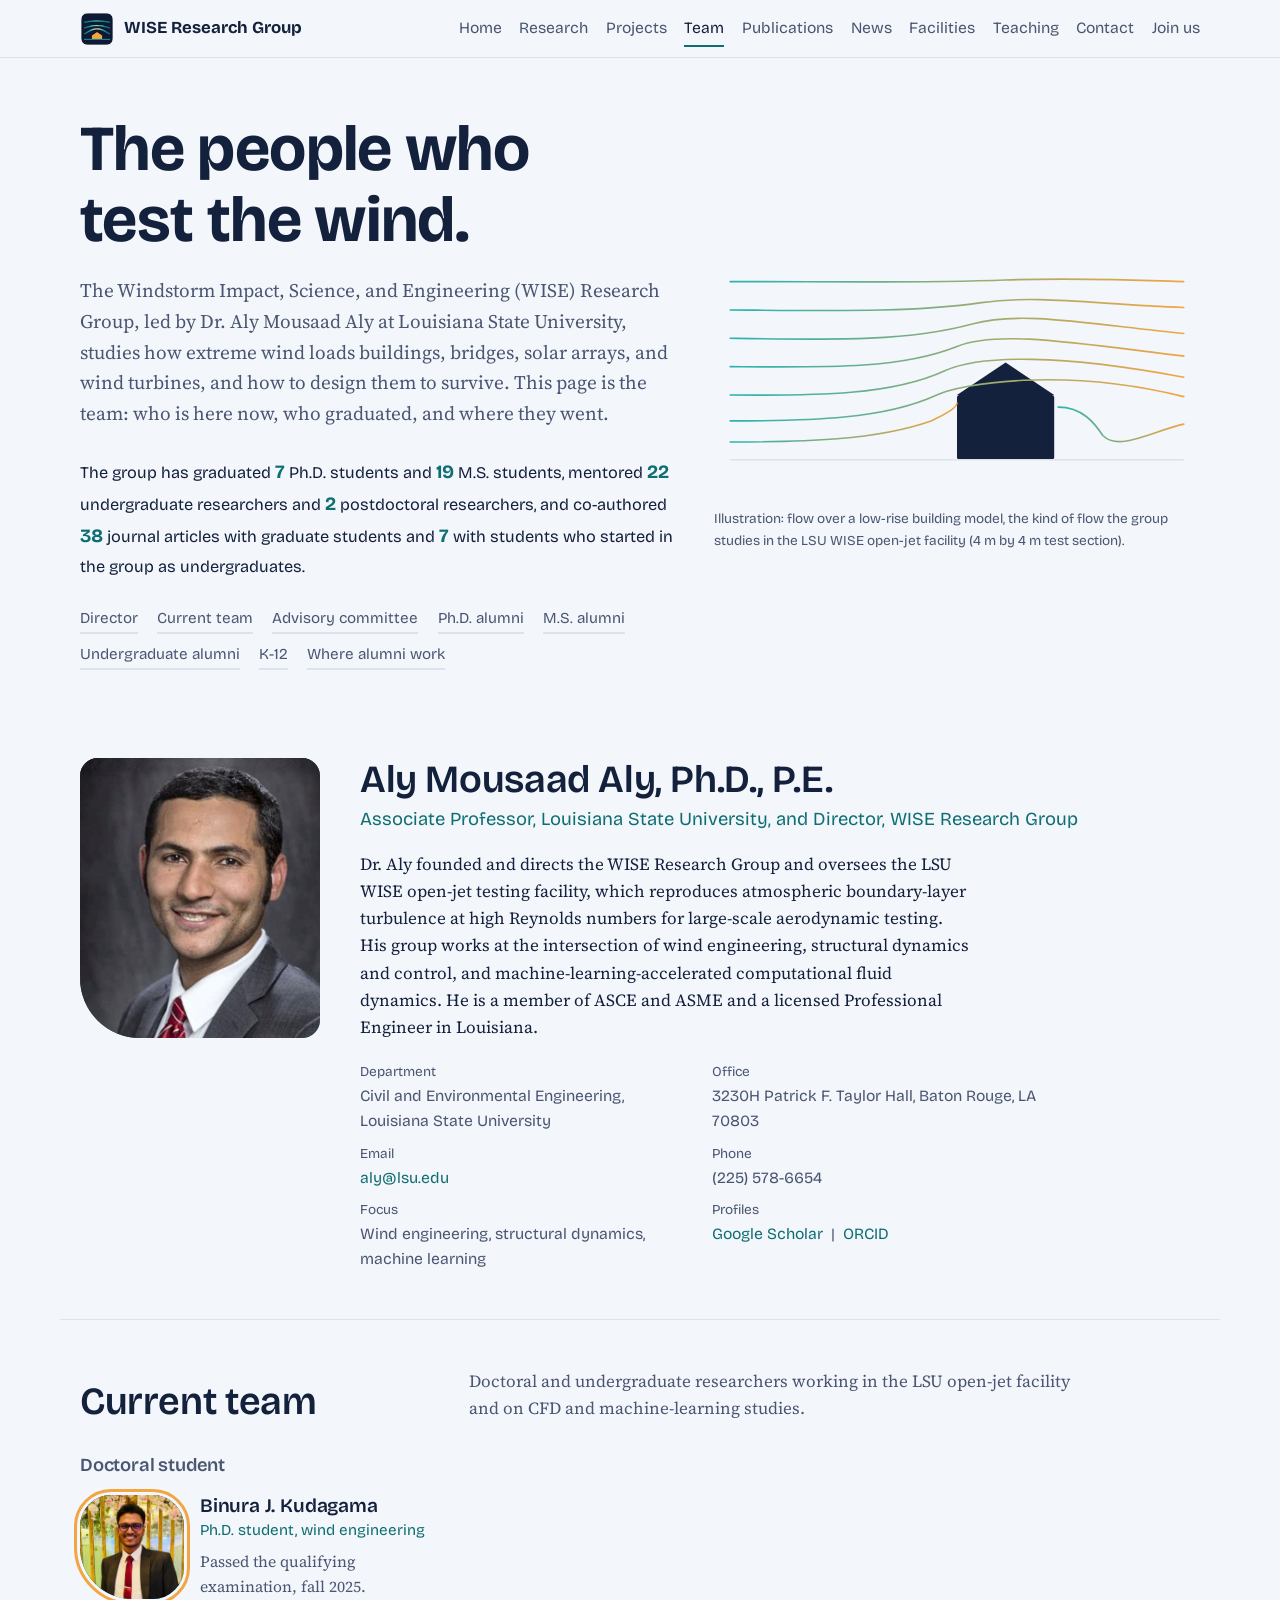
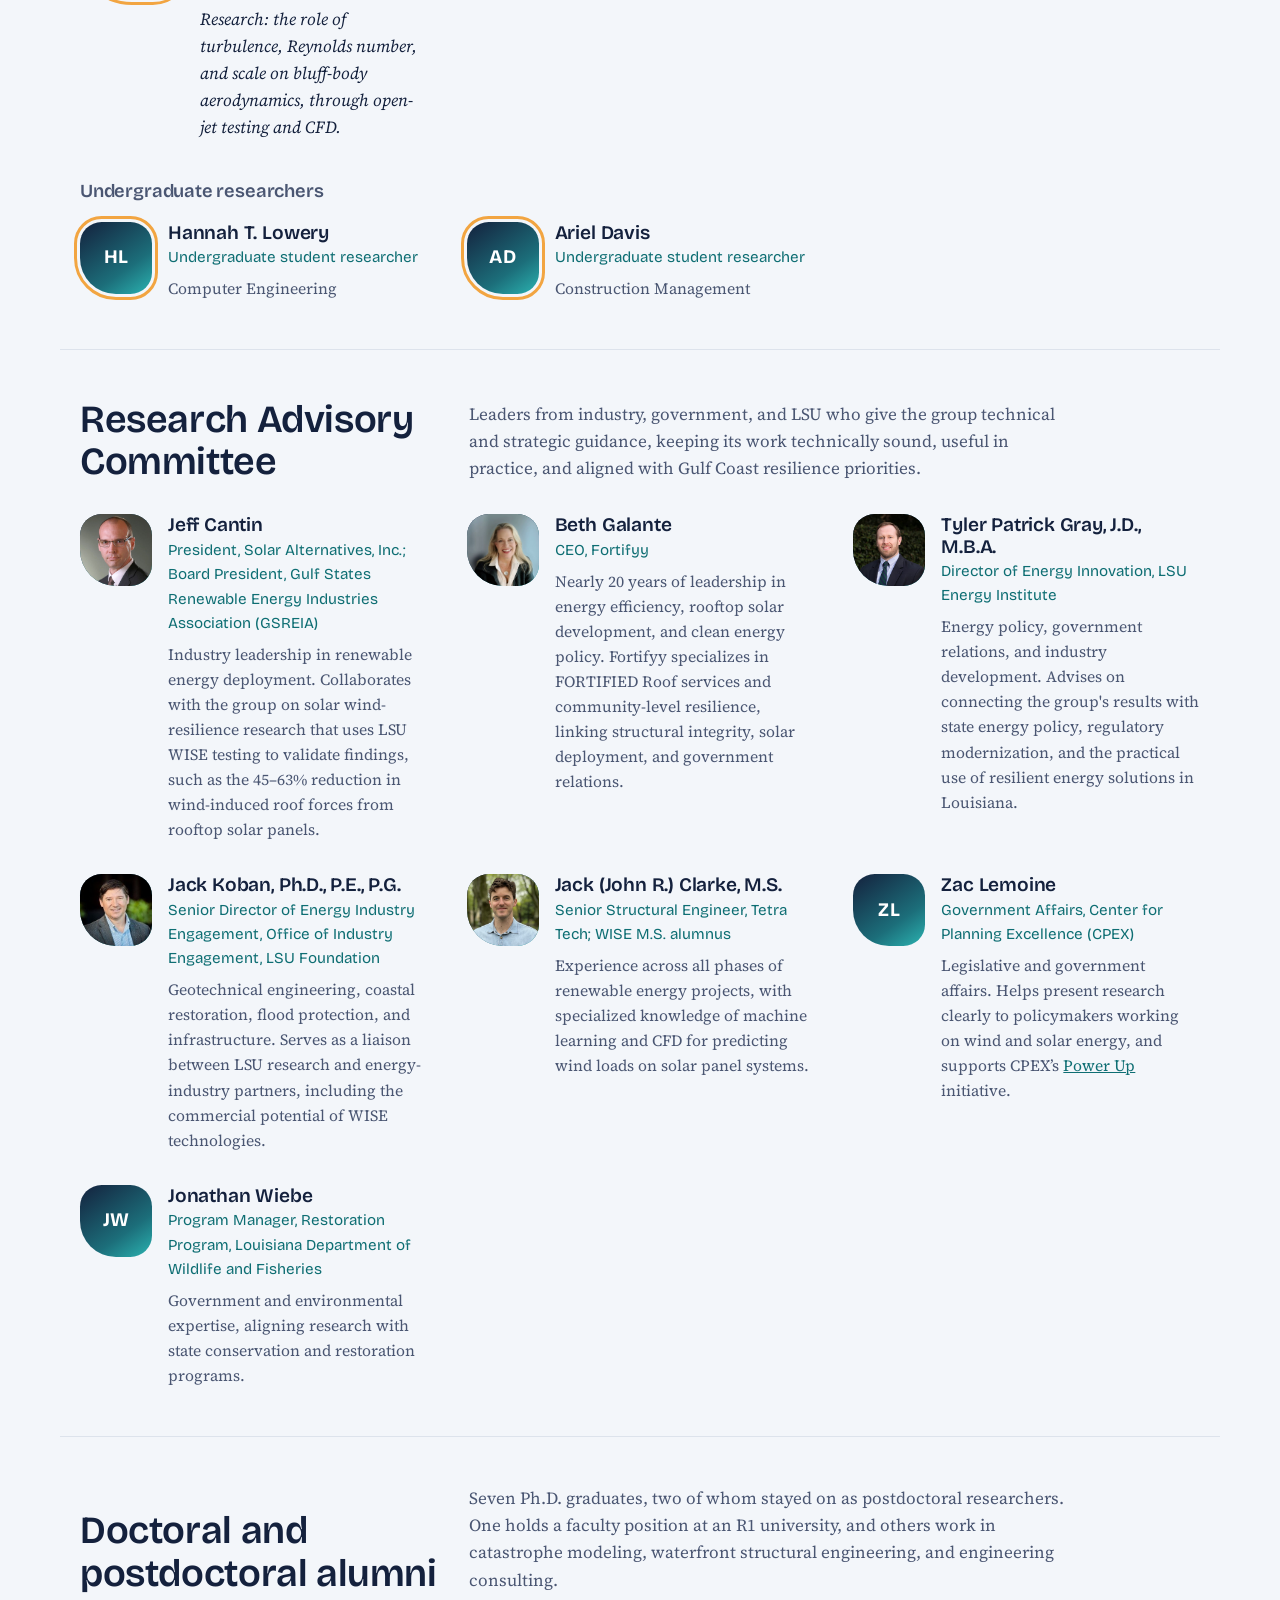
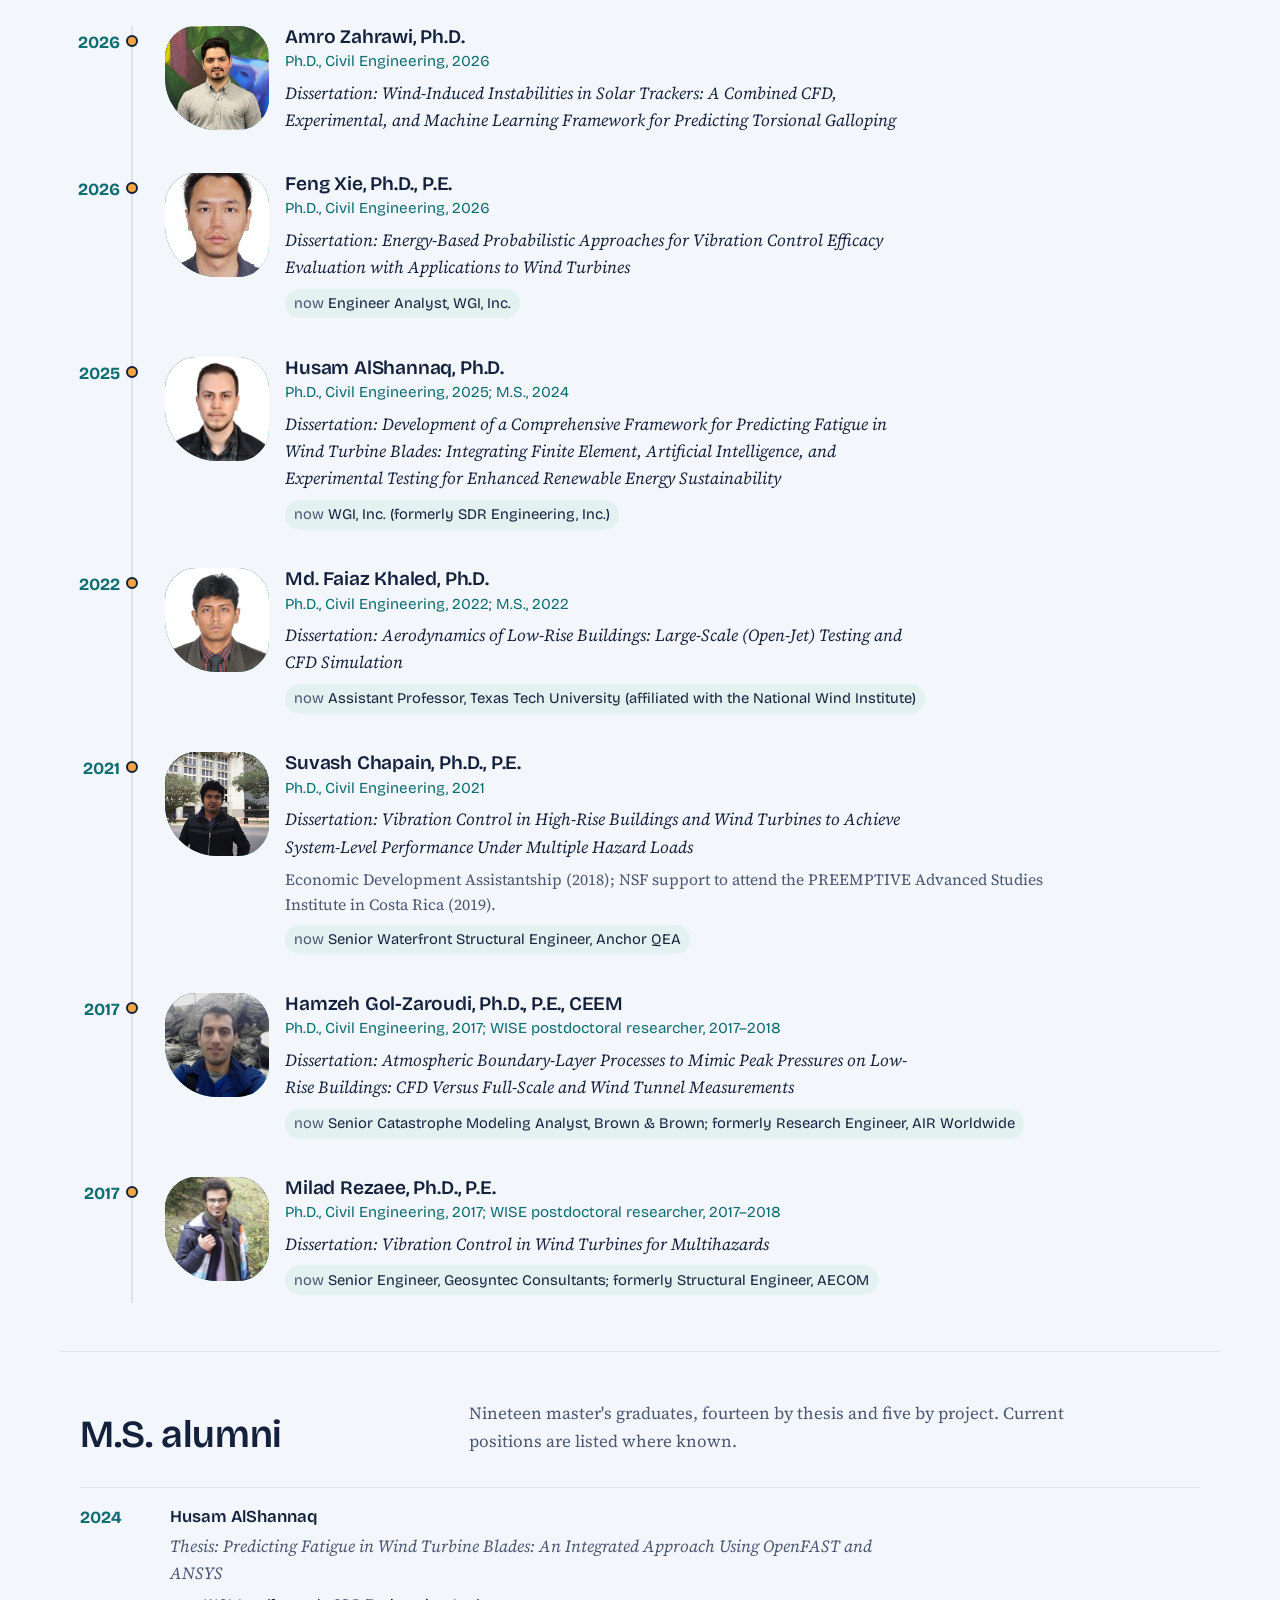
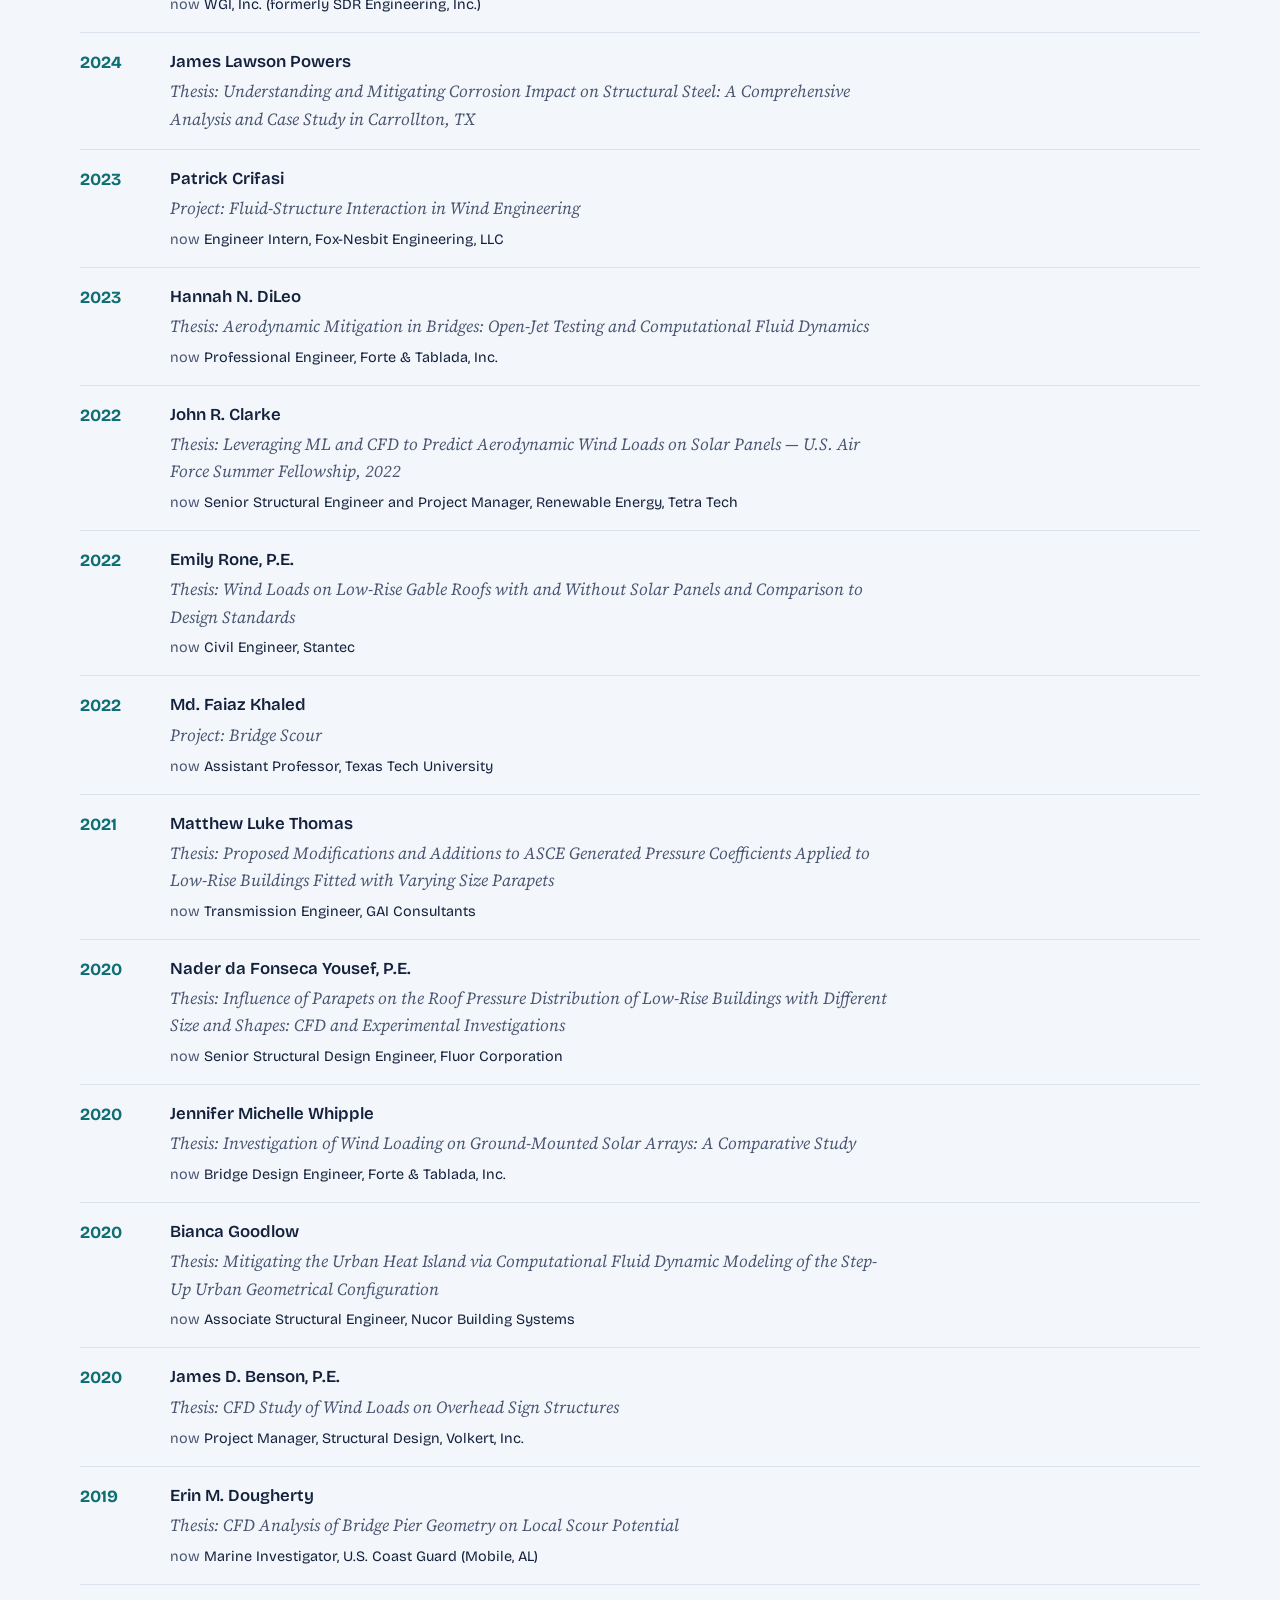
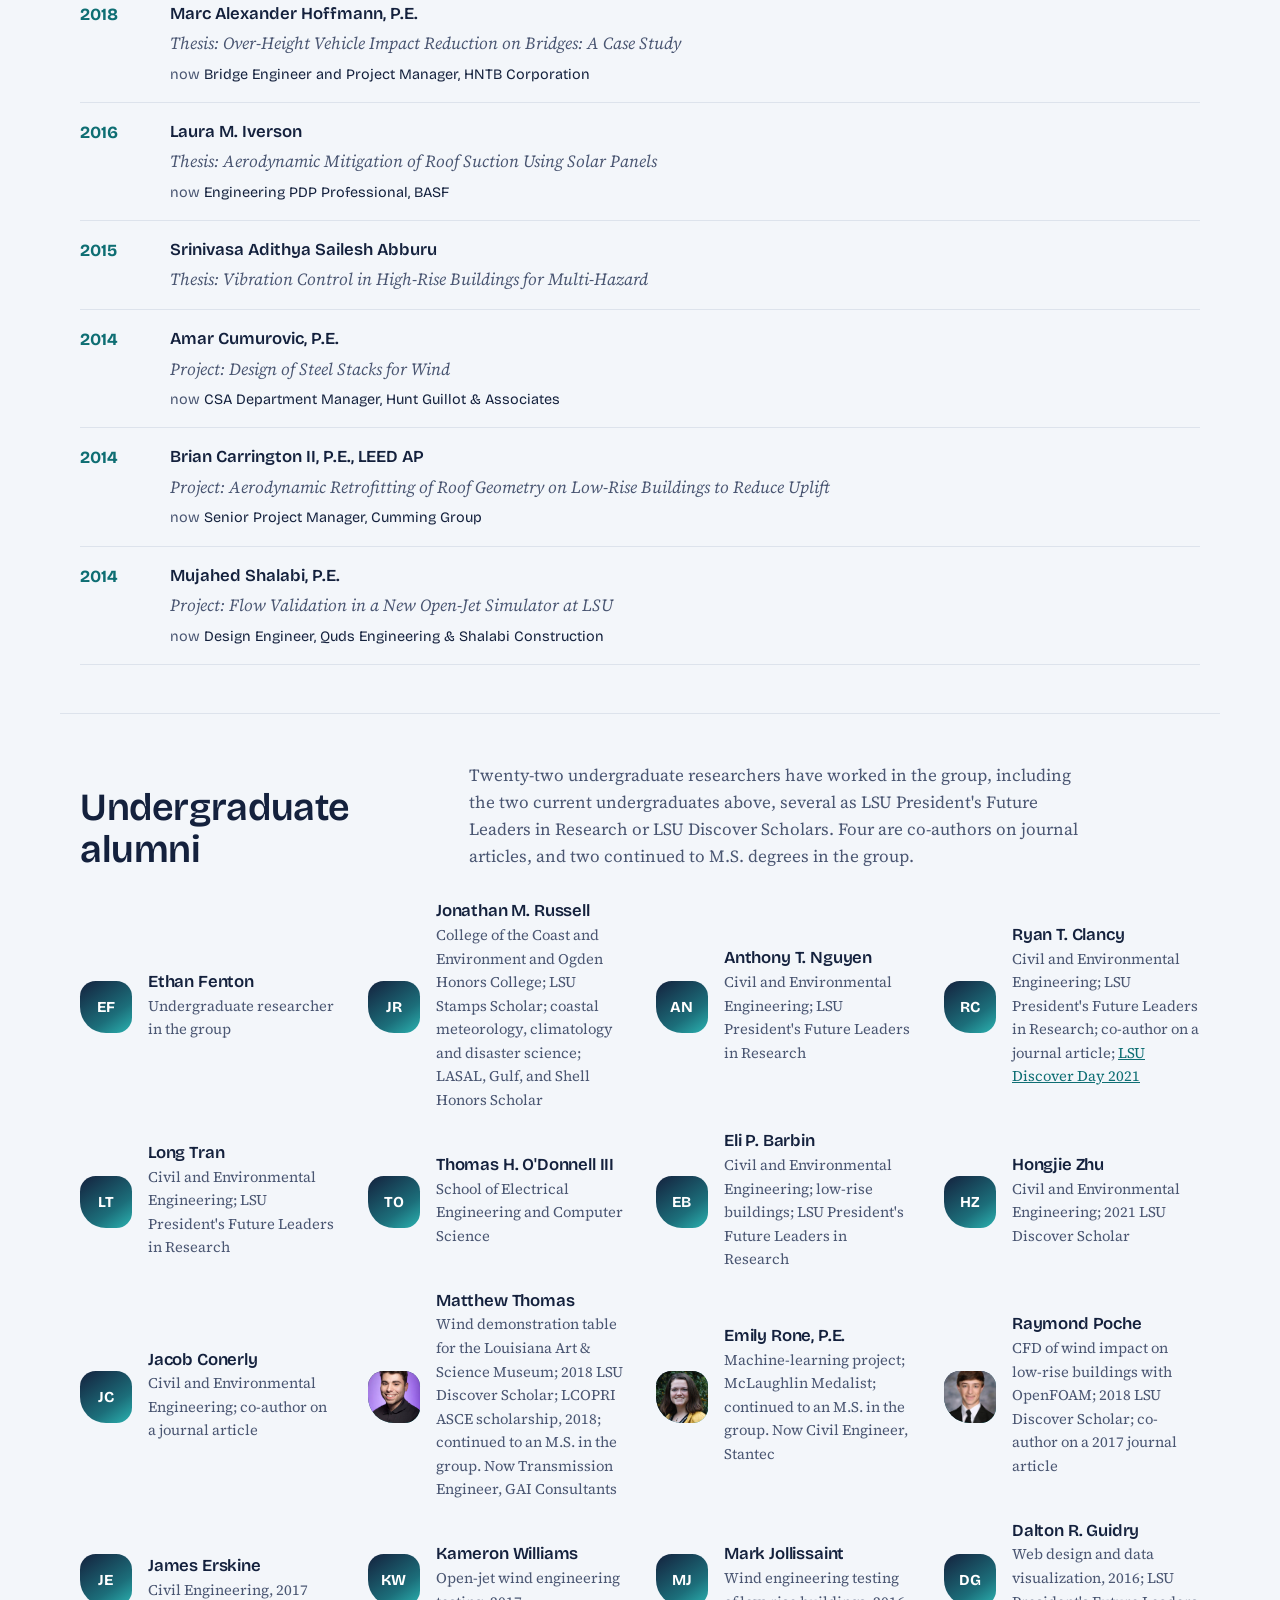
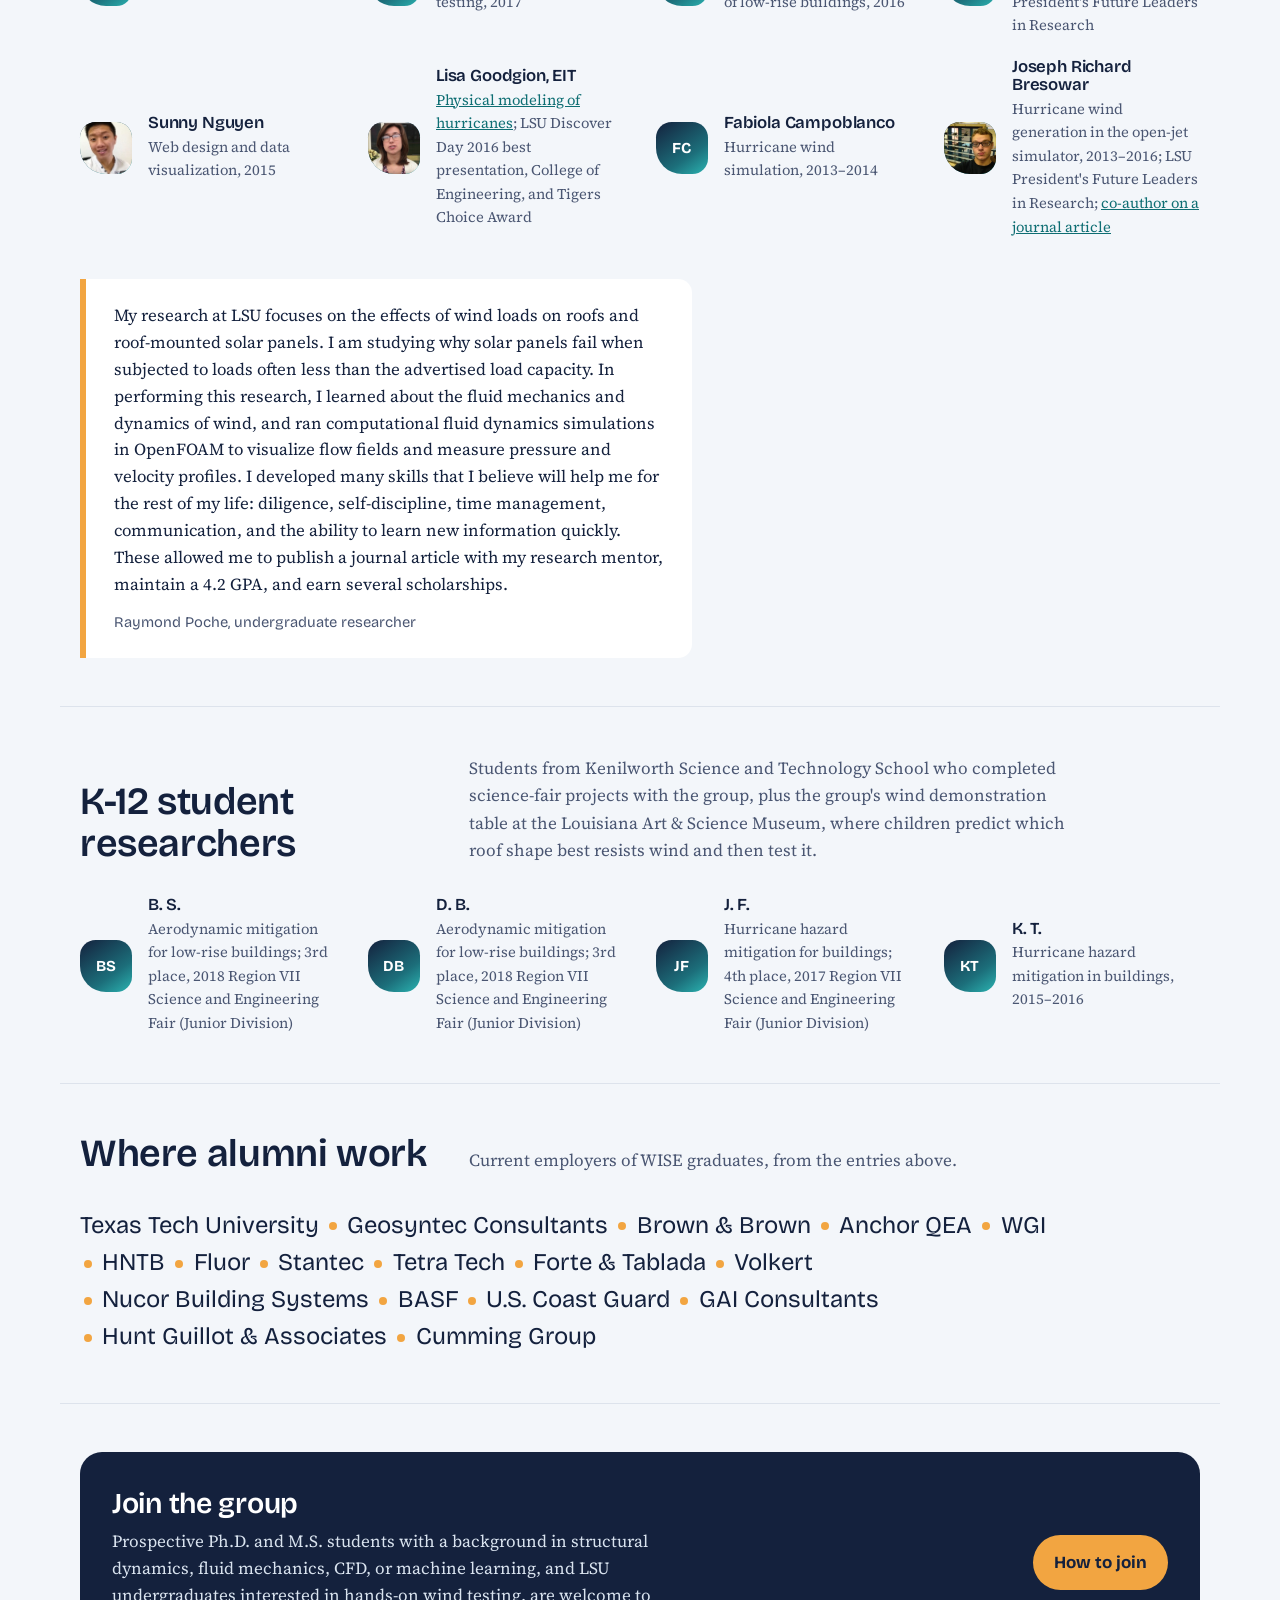
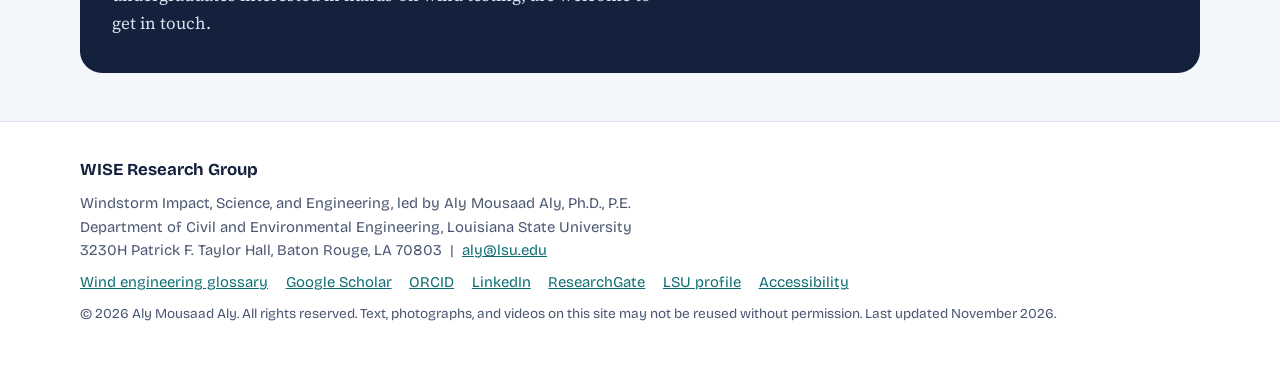
<file: team.html>
<!DOCTYPE html>
<html lang="en">
<head>
<meta charset="utf-8">
<meta name="viewport" content="width=device-width, initial-scale=1">
<title>Team | WISE Research Group</title>
<meta name="description" content="The WISE Research Group team: current students, 7 Ph.D. and 19 M.S. alumni and where they work, undergraduate researchers, and the advisory committee.">
<link rel="canonical" href="https://wise-research-group.github.io/team.html">
<meta property="og:type" content="website">
<meta property="og:site_name" content="WISE Research Group">
<meta property="og:title" content="Team | WISE Research Group">
<meta property="og:description" content="The WISE Research Group team: current students, 7 Ph.D. and 19 M.S. alumni and where they work, undergraduate researchers, and the advisory committee.">
<meta property="og:url" content="https://wise-research-group.github.io/team.html">
<meta property="og:image" content="https://wise-research-group.github.io/assets/img/og-image.jpg">
<meta name="twitter:card" content="summary_large_image">
<link rel="icon" type="image/png" sizes="32x32" href="assets/img/favicon-32.png">
<link rel="apple-touch-icon" href="assets/img/apple-touch-icon.png">
<meta name="theme-color" content="#14213D">
<link rel="preconnect" href="https://fonts.googleapis.com">
<link rel="preconnect" href="https://fonts.gstatic.com" crossorigin>
<link href="https://fonts.googleapis.com/css2?family=Bricolage+Grotesque:opsz,wght@12..96,400;12..96,600;12..96,700&amp;family=Source+Serif+4:ital,opsz,wght@0,8..60,400;0,8..60,600;1,8..60,400&amp;display=swap" rel="stylesheet">
<link rel="stylesheet" href="assets/site.css?v=47">
<script>document.documentElement.className+=' js';</script>
</head>
<body>
<a class="skip" href="#main">Skip to content</a>
<header class="site-header">
  <div class="inner">
    <a class="brand" href="index.html"><img src="assets/img/logo.png" alt="" width="34" height="34">WISE Research Group</a>
    <button class="nav-toggle" type="button" aria-expanded="false" aria-controls="site-nav">Menu</button>
    <nav id="site-nav" class="site-nav" aria-label="Main"><a href="index.html">Home</a><a href="research.html">Research</a><a href="projects.html">Projects</a><a href="team.html" aria-current="page">Team</a><a href="publications.html">Publications</a><a href="news.html">News</a><a href="facilities.html">Facilities</a><a href="teaching.html">Teaching</a><a href="contact.html">Contact</a><a href="join.html">Join us</a></nav>
  </div>
</header>
<main id="main">


<section class="split-hero">
  <div>
    <h1>The people who test the wind.</h1>
    <p class="lede">The Windstorm Impact, Science, and Engineering (WISE) Research Group, led by Dr. Aly Mousaad Aly at Louisiana State University, studies how extreme wind loads buildings, bridges, solar arrays, and wind turbines, and how to design them to survive. This page is the team: who is here now, who graduated, and where they went.</p>
    <p class="ledger">The group has graduated <b>7</b> Ph.D. students and <b>19</b> M.S. students, mentored <b>22</b> undergraduate researchers and <b>2</b> postdoctoral researchers, and co-authored <b>38</b> journal articles with graduate students and <b>7</b> with students who started in the group as undergraduates.</p>
    <nav class="jump" aria-label="On this page">
      <a href="#director">Director</a><a href="#current">Current team</a><a href="#advisory">Advisory committee</a><a href="#phd">Ph.D. alumni</a><a href="#ms">M.S. alumni</a><a href="#undergrad">Undergraduate alumni</a><a href="#k12">K-12</a><a href="#employers">Where alumni work</a>
    </nav>
  </div>
  <figure style="margin:0">
    <svg class="flowfig" viewBox="0 0 600 320" role="img" aria-labelledby="figtitle">
      <title id="figtitle">Illustration of streamlines passing over a low-rise building model</title>
      <defs>
        <linearGradient id="g" x1="0" x2="1">
          <stop offset="0" stop-color="#2BB3B1"/><stop offset="1" stop-color="#F2A541"/>
        </linearGradient>
      </defs>
      <rect x="300" y="200" width="120" height="80" fill="#14213D" rx="3"/>
      <polygon points="300,200 360,160 420,200" fill="#14213D"/>
      <line x1="20" y1="280" x2="580" y2="280" stroke="#DDE3EC" stroke-width="2"/>
      <path class="line" stroke="url(#g)" d="M20,60 C150,60 260,62 360,58 C450,55 520,58 580,60"/>
      <path class="line" stroke="url(#g)" d="M20,95 C150,96 250,98 330,86 C400,76 470,88 580,92"/>
      <path class="line" stroke="url(#g)" d="M20,130 C150,132 240,134 320,112 C380,96 460,112 580,124"/>
      <path class="line" stroke="url(#g)" d="M20,165 C140,166 230,168 300,140 C350,120 440,135 580,152"/>
      <path class="line" stroke="url(#g)" d="M20,200 C130,201 220,200 285,170 C330,150 430,150 580,178"/>
      <path class="line" stroke="url(#g)" d="M20,232 C120,232 210,230 275,200 C305,186 430,165 580,202"/>
      <path class="line" stroke="url(#g)" d="M20,258 C110,258 200,256 268,232 C290,222 300,215 300,210"/>
      <path class="line" stroke="url(#g)" d="M425,215 C455,215 470,235 480,250 C500,270 540,245 580,236"/>
    </svg>
    <figcaption class="figcap">Illustration: flow over a low-rise building model, the kind of flow the group studies in the LSU WISE open-jet facility (4 m by 4 m test section).</figcaption>
  </figure>
</section>

<section class="section" id="director">
  <div class="director">
    <div class="avatar" aria-hidden="true">AA<img loading="lazy" src="assets/photos/aly.jpg" alt="" onerror="this.remove()"></div>
    <div>
      <h2>Aly Mousaad Aly, Ph.D., P.E.</h2>
      <p class="role">Associate Professor, Louisiana State University, and Director, WISE Research Group</p>
      <p class="bio">Dr. Aly founded and directs the WISE Research Group and oversees the LSU WISE open-jet testing facility, which reproduces atmospheric boundary-layer turbulence at high Reynolds numbers for large-scale aerodynamic testing. His group works at the intersection of wind engineering, structural dynamics and control, and machine-learning-accelerated computational fluid dynamics. He is a member of ASCE and ASME and a licensed Professional Engineer in Louisiana.</p>
      <ul class="facts">
        <li><span>Department</span>Civil and Environmental Engineering, Louisiana State University</li>
        <li><span>Office</span>3230H Patrick F. Taylor Hall, Baton Rouge, LA 70803</li>
        <li><span>Email</span><a href="mailto:aly@lsu.edu">aly@lsu.edu</a></li>
        <li><span>Phone</span>(225) 578-6654</li>
        <li><span>Focus</span>Wind engineering, structural dynamics, machine learning</li>
        <li><span>Profiles</span><a href="https://scholar.google.com/citations?user=6DztFFsAAAAJ&amp;hl=en">Google Scholar</a> &nbsp;|&nbsp; <a href="https://orcid.org/0000-0002-1253-139X">ORCID</a></li>
      </ul>
    </div>
  </div>
</section>

<section class="section current" id="current">
  <div class="section-head">
    <h2>Current team</h2>
    <p>Doctoral and undergraduate researchers working in the LSU open-jet facility and on CFD and machine-learning studies.</p>
  </div>

  <h3 style="font-size:1.15rem;margin-bottom:1.25rem;color:var(--ink-soft)">Doctoral student</h3>
  <div class="people">
    <article class="person">
      <div class="avatar" aria-hidden="true">BK<img loading="lazy" src="assets/photos/binura.jpeg" alt="" onerror="this.remove()"></div>
      <div>
        <h3>Binura J. Kudagama</h3>
        <p class="role">Ph.D. student, wind engineering</p>
        <p class="note">Passed the qualifying examination, fall 2025.</p>
        <p class="thesis">Research: the role of turbulence, Reynolds number, and scale on bluff-body aerodynamics, through open-jet testing and CFD.</p>
      </div>
    </article>
  </div>

  <h3 style="font-size:1.15rem;margin:2.5rem 0 1.25rem;color:var(--ink-soft)">Undergraduate researchers</h3>
  <div class="people">
    <article class="person">
      <div class="avatar sm" aria-hidden="true">HL</div>
      <div>
        <h3>Hannah T. Lowery</h3>
        <p class="role">Undergraduate student researcher</p>
        <p class="note">Computer Engineering</p>
      </div>
    </article>
    <article class="person">
      <div class="avatar sm" aria-hidden="true">AD</div>
      <div>
        <h3>Ariel Davis</h3>
        <p class="role">Undergraduate student researcher</p>
        <p class="note">Construction Management</p>
      </div>
    </article>
  </div>
</section>

<section class="section" id="advisory">
  <div class="section-head">
    <h2>Research Advisory Committee</h2>
    <p>Leaders from industry, government, and LSU who give the group technical and strategic guidance, keeping its work technically sound, useful in practice, and aligned with Gulf Coast resilience priorities.</p>
  </div>
  <div class="people">
<article class="person"><div class="avatar sm" aria-hidden="true">JC<img loading="lazy" src="assets/photos/jeff_cantin.jpg" alt="" onerror="this.remove()"></div><div><h3>Jeff Cantin</h3><p class="role">President, Solar Alternatives, Inc.; Board President, Gulf States Renewable Energy Industries Association (GSREIA)</p><p class="note">Industry leadership in renewable energy deployment. Collaborates with the group on solar wind-resilience research that uses LSU WISE testing to validate findings, such as the 45&ndash;63% reduction in wind-induced roof forces from rooftop solar panels.</p></div></article>
<article class="person"><div class="avatar sm" aria-hidden="true">BG<img loading="lazy" src="assets/photos/beth_galante.jpg" alt="" onerror="this.remove()"></div><div><h3>Beth Galante</h3><p class="role">CEO, Fortifyy</p><p class="note">Nearly 20 years of leadership in energy efficiency, rooftop solar development, and clean energy policy. Fortifyy specializes in FORTIFIED Roof services and community-level resilience, linking structural integrity, solar deployment, and government relations.</p></div></article>
<article class="person"><div class="avatar sm" aria-hidden="true">TG<img loading="lazy" src="assets/photos/tyler_gray_.jpg" alt="" onerror="this.remove()"></div><div><h3>Tyler Patrick Gray, J.D., M.B.A.</h3><p class="role">Director of Energy Innovation, LSU Energy Institute</p><p class="note">Energy policy, government relations, and industry development. Advises on connecting the group's results with state energy policy, regulatory modernization, and the practical use of resilient energy solutions in Louisiana.</p></div></article>
<article class="person"><div class="avatar sm" aria-hidden="true">JK<img loading="lazy" src="assets/photos/jack_koban.jpg" alt="" onerror="this.remove()"></div><div><h3>Jack Koban, Ph.D., P.E., P.G.</h3><p class="role">Senior Director of Energy Industry Engagement, Office of Industry Engagement, LSU Foundation</p><p class="note">Geotechnical engineering, coastal restoration, flood protection, and infrastructure. Serves as a liaison between LSU research and energy-industry partners, including the commercial potential of WISE technologies.</p></div></article>
<article class="person"><div class="avatar sm" aria-hidden="true">JC<img loading="lazy" src="assets/photos/jack_clarke.jpg" alt="" onerror="this.remove()"></div><div><h3>Jack (John R.) Clarke, M.S.</h3><p class="role">Senior Structural Engineer, Tetra Tech; WISE M.S. alumnus</p><p class="note">Experience across all phases of renewable energy projects, with specialized knowledge of machine learning and CFD for predicting wind loads on solar panel systems.</p></div></article>
<article class="person"><div class="avatar sm" aria-hidden="true">ZL</div><div><h3>Zac Lemoine</h3><p class="role">Government Affairs, Center for Planning Excellence (CPEX)</p><p class="note">Legislative and government affairs. Helps present research clearly to policymakers working on wind and solar energy, and supports CPEX&rsquo;s <a href="https://www.cpex.org/powerup">Power Up</a> initiative.</p></div></article>
<article class="person"><div class="avatar sm" aria-hidden="true">JW</div><div><h3>Jonathan Wiebe</h3><p class="role">Program Manager, Restoration Program, Louisiana Department of Wildlife and Fisheries</p><p class="note">Government and environmental expertise, aligning research with state conservation and restoration programs.</p></div></article>
  </div>
</section>

<section class="section" id="phd">
  <div class="section-head">
    <h2>Doctoral and postdoctoral alumni</h2>
    <p>Seven Ph.D. graduates, two of whom stayed on as postdoctoral researchers. One holds a faculty position at an R1 university, and others work in catastrophe modeling, waterfront structural engineering, and engineering consulting.</p>
  </div>

  <ol class="timeline">
    <li>
      <span class="year">2026</span><span class="dot" aria-hidden="true"></span>
      <article class="person">
        <div class="avatar" aria-hidden="true">AZ<img loading="lazy" src="assets/photos/amro.jpg" alt="" onerror="this.remove()"></div>
        <div>
          <h3>Amro Zahrawi, Ph.D.</h3>
          <p class="role">Ph.D., Civil Engineering, 2026</p>
          <p class="thesis">Dissertation: Wind-Induced Instabilities in Solar Trackers: A Combined CFD, Experimental, and Machine Learning Framework for Predicting Torsional Galloping</p>
        </div>
      </article>
    </li>
    <li>
      <span class="year">2026</span><span class="dot" aria-hidden="true"></span>
      <article class="person">
        <div class="avatar" aria-hidden="true">FX<img loading="lazy" src="assets/photos/xie.jpg" alt="" onerror="this.remove()"></div>
        <div>
          <h3>Feng Xie, Ph.D., P.E.</h3>
          <p class="role">Ph.D., Civil Engineering, 2026</p>
          <p class="thesis">Dissertation: Energy-Based Probabilistic Approaches for Vibration Control Efficacy Evaluation with Applications to Wind Turbines</p>
          <p class="now">Engineer Analyst, WGI, Inc.</p>
        </div>
      </article>
    </li>
    <li>
      <span class="year">2025</span><span class="dot" aria-hidden="true"></span>
      <article class="person">
        <div class="avatar" aria-hidden="true">HA<img loading="lazy" src="assets/photos/husam.jpg" alt="" onerror="this.remove()"></div>
        <div>
          <h3>Husam AlShannaq, Ph.D.</h3>
          <p class="role">Ph.D., Civil Engineering, 2025; M.S., 2024</p>
          <p class="thesis">Dissertation: Development of a Comprehensive Framework for Predicting Fatigue in Wind Turbine Blades: Integrating Finite Element, Artificial Intelligence, and Experimental Testing for Enhanced Renewable Energy Sustainability</p>
          <p class="now">WGI, Inc. (formerly SDR Engineering, Inc.)</p>
        </div>
      </article>
    </li>
    <li>
      <span class="year">2022</span><span class="dot" aria-hidden="true"></span>
      <article class="person">
        <div class="avatar" aria-hidden="true">FK<img loading="lazy" src="assets/photos/faiaz.jpg" alt="" onerror="this.remove()"></div>
        <div>
          <h3>Md. Faiaz Khaled, Ph.D.</h3>
          <p class="role">Ph.D., Civil Engineering, 2022; M.S., 2022</p>
          <p class="thesis">Dissertation: Aerodynamics of Low-Rise Buildings: Large-Scale (Open-Jet) Testing and CFD Simulation</p>
          <p class="now">Assistant Professor, Texas Tech University (affiliated with the National Wind Institute)</p>
        </div>
      </article>
    </li>
    <li>
      <span class="year">2021</span><span class="dot" aria-hidden="true"></span>
      <article class="person">
        <div class="avatar" aria-hidden="true">SC<img loading="lazy" src="assets/photos/chapain.jpg" alt="" onerror="this.remove()"></div>
        <div>
          <h3>Suvash Chapain, Ph.D., P.E.</h3>
          <p class="role">Ph.D., Civil Engineering, 2021</p>
          <p class="thesis">Dissertation: Vibration Control in High-Rise Buildings and Wind Turbines to Achieve System-Level Performance Under Multiple Hazard Loads</p>
          <p class="note">Economic Development Assistantship (2018); NSF support to attend the PREEMPTIVE Advanced Studies Institute in Costa Rica (2019).</p>
          <p class="now">Senior Waterfront Structural Engineer, Anchor QEA</p>
        </div>
      </article>
    </li>
    <li>
      <span class="year">2017</span><span class="dot" aria-hidden="true"></span>
      <article class="person">
        <div class="avatar" aria-hidden="true">HG<img loading="lazy" src="assets/photos/hamzeh.jpg" alt="" onerror="this.remove()"></div>
        <div>
          <h3>Hamzeh Gol-Zaroudi, Ph.D., P.E., CEEM</h3>
          <p class="role">Ph.D., Civil Engineering, 2017; WISE postdoctoral researcher, 2017&ndash;2018</p>
          <p class="thesis">Dissertation: Atmospheric Boundary-Layer Processes to Mimic Peak Pressures on Low-Rise Buildings: CFD Versus Full-Scale and Wind Tunnel Measurements</p>
          <p class="now">Senior Catastrophe Modeling Analyst, Brown &amp; Brown; formerly Research Engineer, AIR Worldwide</p>
        </div>
      </article>
    </li>
    <li>
      <span class="year">2017</span><span class="dot" aria-hidden="true"></span>
      <article class="person">
        <div class="avatar" aria-hidden="true">MR<img loading="lazy" src="assets/photos/rezaee.jpg" alt="" onerror="this.remove()"></div>
        <div>
          <h3>Milad Rezaee, Ph.D., P.E.</h3>
          <p class="role">Ph.D., Civil Engineering, 2017; WISE postdoctoral researcher, 2017&ndash;2018</p>
          <p class="thesis">Dissertation: Vibration Control in Wind Turbines for Multihazards</p>
          <p class="now">Senior Engineer, Geosyntec Consultants; formerly Structural Engineer, AECOM</p>
        </div>
      </article>
    </li>
  </ol>
</section>

<section class="section" id="ms">
  <div class="section-head">
    <h2>M.S. alumni</h2>
    <p>Nineteen master's graduates, fourteen by thesis and five by project. Current positions are listed where known.</p>
  </div>
  <ul class="ledger-list">
    <li><span class="yr">2024</span><div><div class="nm">Husam AlShannaq</div><div class="th">Thesis: Predicting Fatigue in Wind Turbine Blades: An Integrated Approach Using OpenFAST and ANSYS</div><div class="now">WGI, Inc. (formerly SDR Engineering, Inc.)</div></div></li>
    <li><span class="yr">2024</span><div><div class="nm">James Lawson Powers</div><div class="th">Thesis: Understanding and Mitigating Corrosion Impact on Structural Steel: A Comprehensive Analysis and Case Study in Carrollton, TX</div></div></li>
    <li><span class="yr">2023</span><div><div class="nm">Patrick Crifasi</div><div class="th">Project: Fluid-Structure Interaction in Wind Engineering</div><div class="now">Engineer Intern, Fox-Nesbit Engineering, LLC</div></div></li>
    <li><span class="yr">2023</span><div><div class="nm">Hannah N. DiLeo</div><div class="th">Thesis: Aerodynamic Mitigation in Bridges: Open-Jet Testing and Computational Fluid Dynamics</div><div class="now">Professional Engineer, Forte &amp; Tablada, Inc.</div></div></li>
    <li><span class="yr">2022</span><div><div class="nm">John R. Clarke</div><div class="th">Thesis: Leveraging ML and CFD to Predict Aerodynamic Wind Loads on Solar Panels &mdash; U.S. Air Force Summer Fellowship, 2022</div><div class="now">Senior Structural Engineer and Project Manager, Renewable Energy, Tetra Tech</div></div></li>
    <li><span class="yr">2022</span><div><div class="nm">Emily Rone, P.E.</div><div class="th">Thesis: Wind Loads on Low-Rise Gable Roofs with and Without Solar Panels and Comparison to Design Standards</div><div class="now">Civil Engineer, Stantec</div></div></li>
    <li><span class="yr">2022</span><div><div class="nm">Md. Faiaz Khaled</div><div class="th">Project: Bridge Scour</div><div class="now">Assistant Professor, Texas Tech University</div></div></li>
    <li><span class="yr">2021</span><div><div class="nm">Matthew Luke Thomas</div><div class="th">Thesis: Proposed Modifications and Additions to ASCE Generated Pressure Coefficients Applied to Low-Rise Buildings Fitted with Varying Size Parapets</div><div class="now">Transmission Engineer, GAI Consultants</div></div></li>
    <li><span class="yr">2020</span><div><div class="nm">Nader da Fonseca Yousef, P.E.</div><div class="th">Thesis: Influence of Parapets on the Roof Pressure Distribution of Low-Rise Buildings with Different Size and Shapes: CFD and Experimental Investigations</div><div class="now">Senior Structural Design Engineer, Fluor Corporation</div></div></li>
    <li><span class="yr">2020</span><div><div class="nm">Jennifer Michelle Whipple</div><div class="th">Thesis: Investigation of Wind Loading on Ground-Mounted Solar Arrays: A Comparative Study</div><div class="now">Bridge Design Engineer, Forte &amp; Tablada, Inc.</div></div></li>
    <li><span class="yr">2020</span><div><div class="nm">Bianca Goodlow</div><div class="th">Thesis: Mitigating the Urban Heat Island via Computational Fluid Dynamic Modeling of the Step-Up Urban Geometrical Configuration</div><div class="now">Associate Structural Engineer, Nucor Building Systems</div></div></li>
    <li><span class="yr">2020</span><div><div class="nm">James D. Benson, P.E.</div><div class="th">Thesis: CFD Study of Wind Loads on Overhead Sign Structures</div><div class="now">Project Manager, Structural Design, Volkert, Inc.</div></div></li>
    <li><span class="yr">2019</span><div><div class="nm">Erin M. Dougherty</div><div class="th">Thesis: CFD Analysis of Bridge Pier Geometry on Local Scour Potential</div><div class="now">Marine Investigator, U.S. Coast Guard (Mobile, AL)</div></div></li>
    <li><span class="yr">2018</span><div><div class="nm">Marc Alexander Hoffmann, P.E.</div><div class="th">Thesis: Over-Height Vehicle Impact Reduction on Bridges: A Case Study</div><div class="now">Bridge Engineer and Project Manager, HNTB Corporation</div></div></li>
    <li><span class="yr">2016</span><div><div class="nm">Laura M. Iverson</div><div class="th">Thesis: Aerodynamic Mitigation of Roof Suction Using Solar Panels</div><div class="now">Engineering PDP Professional, BASF</div></div></li>
    <li><span class="yr">2015</span><div><div class="nm">Srinivasa Adithya Sailesh Abburu</div><div class="th">Thesis: Vibration Control in High-Rise Buildings for Multi-Hazard</div></div></li>
    <li><span class="yr">2014</span><div><div class="nm">Amar Cumurovic, P.E.</div><div class="th">Project: Design of Steel Stacks for Wind</div><div class="now">CSA Department Manager, Hunt Guillot &amp; Associates</div></div></li>
    <li><span class="yr">2014</span><div><div class="nm">Brian Carrington II, P.E., LEED AP</div><div class="th">Project: Aerodynamic Retrofitting of Roof Geometry on Low-Rise Buildings to Reduce Uplift</div><div class="now">Senior Project Manager, Cumming Group</div></div></li>
    <li><span class="yr">2014</span><div><div class="nm">Mujahed Shalabi, P.E.</div><div class="th">Project: Flow Validation in a New Open-Jet Simulator at LSU</div><div class="now">Design Engineer, Quds Engineering &amp; Shalabi Construction</div></div></li>
  </ul>
</section>

<section class="section" id="undergrad">
  <div class="section-head">
    <h2>Undergraduate alumni</h2>
    <p>Twenty-two undergraduate researchers have worked in the group, including the two current undergraduates above, several as LSU President's Future Leaders in Research or LSU Discover Scholars. Four are co-authors on journal articles, and two continued to M.S. degrees in the group.</p>
  </div>
  <div class="ugrid">
    <article class="person"><div class="avatar xs" aria-hidden="true">EF</div><div><h3>Ethan Fenton</h3><p class="note">Undergraduate researcher in the group</p></div></article>
    <article class="person"><div class="avatar xs" aria-hidden="true">JR</div><div><h3>Jonathan M. Russell</h3><p class="note">College of the Coast and Environment and Ogden Honors College; LSU Stamps Scholar; coastal meteorology, climatology and disaster science; LASAL, Gulf, and Shell Honors Scholar</p></div></article>
    <article class="person"><div class="avatar xs" aria-hidden="true">AN</div><div><h3>Anthony T. Nguyen</h3><p class="note">Civil and Environmental Engineering; LSU President's Future Leaders in Research</p></div></article>
    <article class="person"><div class="avatar xs" aria-hidden="true">RC</div><div><h3>Ryan T. Clancy</h3><p class="note">Civil and Environmental Engineering; LSU President's Future Leaders in Research; co-author on a journal article; <a href="research.html#student-voice">LSU Discover Day 2021</a></p></div></article>
    <article class="person"><div class="avatar xs" aria-hidden="true">LT</div><div><h3>Long Tran</h3><p class="note">Civil and Environmental Engineering; LSU President's Future Leaders in Research</p></div></article>
    <article class="person"><div class="avatar xs" aria-hidden="true">TO</div><div><h3>Thomas H. O'Donnell III</h3><p class="note">School of Electrical Engineering and Computer Science</p></div></article>
    <article class="person"><div class="avatar xs" aria-hidden="true">EB</div><div><h3>Eli P. Barbin</h3><p class="note">Civil and Environmental Engineering; low-rise buildings; LSU President's Future Leaders in Research</p></div></article>
    <article class="person"><div class="avatar xs" aria-hidden="true">HZ</div><div><h3>Hongjie Zhu</h3><p class="note">Civil and Environmental Engineering; 2021 LSU Discover Scholar</p></div></article>
    <article class="person"><div class="avatar xs" aria-hidden="true">JC</div><div><h3>Jacob Conerly</h3><p class="note">Civil and Environmental Engineering; co-author on a journal article</p></div></article>
    <article class="person"><div class="avatar xs" aria-hidden="true">MT<img loading="lazy" src="assets/photos/matthew-thomas.jpg" alt="" onerror="this.remove()"></div><div><h3>Matthew Thomas</h3><p class="note">Wind demonstration table for the Louisiana Art &amp; Science Museum; 2018 LSU Discover Scholar; LCOPRI ASCE scholarship, 2018; continued to an M.S. in the group. Now Transmission Engineer, GAI Consultants</p></div></article>
    <article class="person"><div class="avatar xs" aria-hidden="true">ER<img loading="lazy" src="assets/photos/emily.jpg" alt="" onerror="this.remove()"></div><div><h3>Emily Rone, P.E.</h3><p class="note">Machine-learning project; McLaughlin Medalist; continued to an M.S. in the group. Now Civil Engineer, Stantec</p></div></article>
    <article class="person"><div class="avatar xs" aria-hidden="true">RP<img loading="lazy" src="assets/photos/poche.jpg" alt="" onerror="this.remove()"></div><div><h3>Raymond Poche</h3><p class="note">CFD of wind impact on low-rise buildings with OpenFOAM; 2018 LSU Discover Scholar; co-author on a 2017 journal article</p></div></article>
    <article class="person"><div class="avatar xs" aria-hidden="true">JE</div><div><h3>James Erskine</h3><p class="note">Civil Engineering, 2017</p></div></article>
    <article class="person"><div class="avatar xs" aria-hidden="true">KW</div><div><h3>Kameron Williams</h3><p class="note">Open-jet wind engineering testing, 2017</p></div></article>
    <article class="person"><div class="avatar xs" aria-hidden="true">MJ</div><div><h3>Mark Jollissaint</h3><p class="note">Wind engineering testing of low-rise buildings, 2016</p></div></article>
    <article class="person"><div class="avatar xs" aria-hidden="true">DG</div><div><h3>Dalton R. Guidry</h3><p class="note">Web design and data visualization, 2016; LSU President's Future Leaders in Research</p></div></article>
    <article class="person"><div class="avatar xs" aria-hidden="true">SN<img loading="lazy" src="assets/photos/nguyen.jpg" alt="" onerror="this.remove()"></div><div><h3>Sunny Nguyen</h3><p class="note">Web design and data visualization, 2015</p></div></article>
    <article class="person"><div class="avatar xs" aria-hidden="true">LG<img loading="lazy" src="assets/photos/goodgion.jpg" alt="" onerror="this.remove()"></div><div><h3>Lisa Goodgion, EIT</h3><p class="note"><a href="https://www.youtube.com/watch?v=oA9UrASeBpI">Physical modeling of hurricanes</a>; LSU Discover Day 2016 best presentation, College of Engineering, and Tigers Choice Award</p></div></article>
    <article class="person"><div class="avatar xs" aria-hidden="true">FC</div><div><h3>Fabiola Campoblanco</h3><p class="note">Hurricane wind simulation, 2013&ndash;2014</p></div></article>
    <article class="person"><div class="avatar xs" aria-hidden="true">JB<img loading="lazy" src="assets/photos/bresowar.jpg" alt="" onerror="this.remove()"></div><div><h3>Joseph Richard Bresowar</h3><p class="note">Hurricane wind generation in the open-jet simulator, 2013&ndash;2016; LSU President's Future Leaders in Research; <a href="https://doi.org/10.1016/j.jobe.2016.01.007">co-author on a journal article</a></p></div></article>
  </div>

  <blockquote>
    <p>My research at LSU focuses on the effects of wind loads on roofs and roof-mounted solar panels. I am studying why solar panels fail when subjected to loads often less than the advertised load capacity. In performing this research, I learned about the fluid mechanics and dynamics of wind, and ran computational fluid dynamics simulations in OpenFOAM to visualize flow fields and measure pressure and velocity profiles. I developed many skills that I believe will help me for the rest of my life: diligence, self-discipline, time management, communication, and the ability to learn new information quickly. These allowed me to publish a journal article with my research mentor, maintain a 4.2 GPA, and earn several scholarships.</p>
    <footer>Raymond Poche, undergraduate researcher</footer>
  </blockquote>
</section>

<section class="section" id="k12">
  <div class="section-head">
    <h2>K-12 student researchers</h2>
    <p>Students from Kenilworth Science and Technology School who completed science-fair projects with the group, plus the group's wind demonstration table at the Louisiana Art &amp; Science Museum, where children predict which roof shape best resists wind and then test it.</p>
  </div>
  <div class="ugrid">
    <article class="person"><div class="avatar xs" aria-hidden="true">BS</div><div><h3>B. S.</h3><p class="note">Aerodynamic mitigation for low-rise buildings; 3rd place, 2018 Region VII Science and Engineering Fair (Junior Division)</p></div></article>
    <article class="person"><div class="avatar xs" aria-hidden="true">DB</div><div><h3>D. B.</h3><p class="note">Aerodynamic mitigation for low-rise buildings; 3rd place, 2018 Region VII Science and Engineering Fair (Junior Division)</p></div></article>
    <article class="person"><div class="avatar xs" aria-hidden="true">JF</div><div><h3>J. F.</h3><p class="note">Hurricane hazard mitigation for buildings; 4th place, 2017 Region VII Science and Engineering Fair (Junior Division)</p></div></article>
    <article class="person"><div class="avatar xs" aria-hidden="true">KT</div><div><h3>K. T.</h3><p class="note">Hurricane hazard mitigation in buildings, 2015&ndash;2016</p></div></article>
  </div>
</section>

<section class="section" id="employers">
  <div class="section-head">
    <h2>Where alumni work</h2>
    <p>Current employers of WISE graduates, from the entries above.</p>
  </div>
  <p class="employers">
    <span>Texas Tech University</span> <span>Geosyntec Consultants</span> <span>Brown &amp; Brown</span> <span>Anchor QEA</span> <span>WGI</span> <span>HNTB</span> <span>Fluor</span> <span>Stantec</span> <span>Tetra Tech</span> <span>Forte &amp; Tablada</span> <span>Volkert</span> <span>Nucor Building Systems</span> <span>BASF</span> <span>U.S. Coast Guard</span> <span>GAI Consultants</span> <span>Hunt Guillot &amp; Associates</span> <span>Cumming Group</span>
  </p>
</section>

<section class="section">
  <div class="join">
    <div>
      <h2>Join the group</h2>
      <p>Prospective Ph.D. and M.S. students with a background in structural dynamics, fluid mechanics, CFD, or machine learning, and LSU undergraduates interested in hands-on wind testing, are welcome to get in touch.</p>
    </div>
    <a class="btn" href="join.html">How to join</a>
  </div>
</section>


</main>
<footer class="site-footer">
  <div class="inner">
    <p class="f-brand">WISE Research Group</p>
    <p>Windstorm Impact, Science, and Engineering, led by Aly Mousaad Aly, Ph.D., P.E.<br>
    Department of Civil and Environmental Engineering, Louisiana State University<br>
    3230H Patrick F. Taylor Hall, Baton Rouge, LA 70803 &nbsp;|&nbsp; <a href="mailto:aly@lsu.edu">aly@lsu.edu</a></p>
    <p class="f-links"><a href="glossary.html">Wind engineering glossary</a><a href="https://scholar.google.com/citations?user=6DztFFsAAAAJ&amp;hl=en">Google Scholar</a><a href="https://orcid.org/0000-0002-1253-139X">ORCID</a><a href="https://www.linkedin.com/in/aly-mousaad-aly-a0b421186">LinkedIn</a><a href="https://www.researchgate.net/profile/Aly-Mousaad-Aly">ResearchGate</a><a href="https://www.lsu.edu/eng/cee/people/aly.php">LSU profile</a><a href="accessibility.html">Accessibility</a></p>
    <p class="f-small">&copy; 2026 Aly Mousaad Aly. All rights reserved. Text, photographs, and videos on this site may not be reused without permission. Last updated November 2026.</p>
  </div>
</footer>
<script src="assets/site.js?v=47"></script>
</body>
</html>
</file>
<file: assets/site.css>
/* WISE Research Group site styles */
:root{
  --ink:#14213D; --ink-soft:#4A5672; --mist:#DDE3EC; --sky:#F3F6FA; --paper:#FFFFFF;
  --night:#0E1A33; --teal:#0E6E73; --teal-bright:#2BB3B1; --amber:#F2A541; --accent-soft:#E3F1F1;
  --display:"Bricolage Grotesque","Helvetica Neue",Arial,sans-serif;
  --serif:"Source Serif 4",Georgia,"Times New Roman",serif;
  --measure:66ch;
}
*{box-sizing:border-box}
html{scroll-behavior:smooth}
@media (prefers-reduced-motion:reduce){html{scroll-behavior:auto}}
body{margin:0;background:var(--sky);color:var(--ink);font-family:var(--serif);font-size:1.0625rem;line-height:1.6}
a{color:var(--teal)}
a:focus-visible{outline:3px solid var(--amber);outline-offset:3px}
h1,h2,h3{font-family:var(--display);line-height:1.08;margin:0;font-weight:600;letter-spacing:-0.012em}
p{margin:0}
img{display:block;max-width:100%}

/* ---------- hero: the one bold moment ---------- */
.hero{position:relative;min-height:clamp(560px,86vh,820px);background:var(--night);color:#fff;overflow:hidden;display:flex;align-items:center}
#wind{position:absolute;inset:0;width:100%;height:100%;display:block}
.hero-shade{position:absolute;inset:0;background:linear-gradient(90deg,rgba(14,26,51,.94) 0%,rgba(14,26,51,.80) 34%,rgba(14,26,51,.0) 60%);pointer-events:none}
.hero-inner{position:relative;max-width:1160px;width:100%;margin:0 auto;padding:4rem 1.25rem 5.5rem}
.hero h1{font-size:clamp(2.4rem,5vw,4.3rem);font-weight:700;max-width:14ch}
.hero .sub{margin-top:1.1rem;font-family:var(--display);font-size:clamp(1.05rem,1.6vw,1.25rem);color:#CFE3E6;max-width:44ch}
.hero .lede{margin-top:1.1rem;font-size:1.12rem;color:#E6ECF4;max-width:52ch}
.cta{margin-top:2rem;display:flex;gap:.8rem;flex-wrap:wrap}
.btn{font-family:var(--display);font-weight:700;text-decoration:none;padding:.85rem 1.3rem;border-radius:999px;display:inline-block}
.btn.primary{background:var(--amber);color:var(--ink)}
.btn.quiet{color:#fff;border:2px solid rgba(255,255,255,.55)}
.btn.quiet:hover{border-color:var(--amber)}
.hero-cap{position:absolute;right:1.25rem;bottom:1rem;max-width:46ch;text-align:right;font-family:var(--display);font-size:.82rem;color:#9FB3C8;line-height:1.4}
@media (max-width:760px){
  .hero{align-items:flex-start}
  .hero-shade{background:linear-gradient(180deg,rgba(14,26,51,.94) 0%,rgba(14,26,51,.85) 58%,rgba(14,26,51,.0) 80%)}
  .hero-inner{padding-top:2.75rem;padding-bottom:11rem}
  .hero-cap{display:none}
}

/* ---------- sections ---------- */
.section{max-width:1160px;margin:0 auto;padding:3.5rem 1.25rem}
.section + .section{border-top:1px solid var(--mist)}
.head{display:grid;grid-template-columns:minmax(0,1fr) minmax(0,2fr);gap:1.5rem;align-items:end;margin-bottom:2.2rem}
.head h2{font-size:clamp(1.8rem,3.2vw,2.6rem)}
.head p{color:var(--ink-soft);max-width:var(--measure)}

/* facility photo mosaic */
.mosaic{display:grid;grid-template-columns:repeat(4,minmax(0,1fr));gap:1rem}
.tile{margin:0}
.tile.lead{grid-column:span 2;grid-row:span 2}
.tile button{all:unset;cursor:zoom-in;display:block;width:100%;aspect-ratio:4/3;overflow:hidden;border-radius:10px;background:#E6EBF2}
.tile.lead button{aspect-ratio:auto;height:calc(100% - 2.6rem);min-height:260px;border-radius:14px 14px 14px 48px}
.tile img{width:100%;height:100%;object-fit:cover;transition:transform .35s ease}
.tile button:hover img{transform:scale(1.03)}
.tile button:focus-visible{outline:3px solid var(--amber);outline-offset:3px}
.tile figcaption{margin-top:.45rem;font-family:var(--display);font-size:.9rem;color:var(--ink-soft);line-height:1.35}
.tile.lead figcaption{font-size:1rem;color:var(--ink)}
.facts{margin-top:1.6rem;max-width:var(--measure);color:var(--ink-soft)}
@media (prefers-reduced-motion:reduce){.tile img{transition:none}.tile button:hover img{transform:none}}
dialog#viewer{border:0;padding:0;background:transparent;max-width:min(1100px,94vw);width:100%}
dialog#viewer::backdrop{background:rgba(14,26,51,.88)}
#viewer figure{margin:0}
#viewer img{width:100%;max-height:78vh;object-fit:contain;border-radius:10px;background:#0E1A33}
#viewer figcaption{margin-top:.7rem;color:#fff;font-family:var(--display);font-size:1rem}
.vctl{margin-top:.8rem;display:flex;gap:.6rem;justify-content:flex-end}
.vctl button{font-family:var(--display);font-weight:600;font-size:.95rem;border:2px solid rgba(255,255,255,.55);background:transparent;color:#fff;border-radius:999px;padding:.45rem 1rem;cursor:pointer}
.vctl button:hover,.vctl button:focus-visible{border-color:var(--amber);outline:none}
@media (max-width:860px){.mosaic{grid-template-columns:repeat(2,minmax(0,1fr))}.tile.lead{grid-row:auto}.tile.lead button{height:auto;aspect-ratio:4/3;min-height:0}}

/* research: a ruled 2x2 field, not cards */
.thrusts{display:grid;grid-template-columns:1fr 1fr;border-top:1px solid var(--mist);border-left:1px solid var(--mist)}
.thrust{padding:1.6rem 1.6rem 1.8rem;border-right:1px solid var(--mist);border-bottom:1px solid var(--mist);background:var(--paper)}
.thrust svg{width:100%;height:auto;border-radius:12px 12px 12px 40px;display:block}
.thrust h3{font-size:1.35rem;margin-top:1.2rem}
.thrust p{margin-top:.55rem;max-width:var(--measure)}
.thrust .result{margin-top:.8rem;padding-left:.9rem;border-left:4px solid var(--amber);font-size:.98rem;color:var(--ink-soft)}
.more{margin-top:1.6rem;font-family:var(--display);font-weight:600}
.more a{text-decoration:none;border-bottom:2px solid var(--amber);color:var(--ink)}

/* record */
.record{font-family:var(--display);font-size:clamp(1.15rem,2.1vw,1.55rem);line-height:1.55;max-width:58ch}
.record b{color:var(--teal);font-weight:700}

/* director */
.director{display:grid;grid-template-columns:260px 1fr;gap:2.6rem;align-items:start}
.portrait{width:260px;height:310px;border-radius:18px 18px 18px 64px;overflow:hidden;position:relative;background:linear-gradient(145deg,var(--ink),#1C6E7A 65%,var(--teal-bright));color:#fff;display:grid;place-items:center;font-family:var(--display);font-weight:700;font-size:3rem}
.portrait img{position:absolute;inset:0;width:100%;height:100%;object-fit:cover}
.director h3{font-size:clamp(1.6rem,2.8vw,2.2rem)}
.director .role{font-family:var(--display);color:var(--teal);margin-top:.35rem;font-size:1.08rem}
.director .bio{margin-top:1rem;max-width:var(--measure)}
.honors{list-style:none;padding:0;margin:1.2rem 0 0;display:grid;gap:.45rem}
.honors li{padding-left:1.1rem;position:relative}
.honors li::before{content:"";position:absolute;left:0;top:.62em;width:7px;height:7px;border-radius:50%;background:var(--amber)}
.links{margin-top:1.4rem;display:flex;flex-wrap:wrap;gap:.6rem}
.links a{font-family:var(--display);font-weight:600;text-decoration:none;color:var(--ink);background:var(--accent-soft);padding:.5rem .9rem;border-radius:999px}
.links a:hover{background:#CFE8E8}

/* news */
.news{list-style:none;margin:0;padding:0;border-top:1px solid var(--mist)}
.news li{display:grid;grid-template-columns:76px 1fr;gap:1.2rem;padding:1.05rem 0;border-bottom:1px solid var(--mist)}
.news .yr{font-family:var(--display);font-weight:700;color:var(--teal)}
.news p{max-width:80ch}

/* join */
.join{background:var(--ink);color:#fff;border-radius:22px;padding:2.3rem 2rem;display:grid;grid-template-columns:1fr auto;gap:1.5rem;align-items:center}
.join h2{color:#fff;font-size:1.9rem}
.join p{color:#D9E3EF;margin-top:.5rem;max-width:60ch}

@media (max-width:860px){
  .head{grid-template-columns:1fr}
  .thrusts{grid-template-columns:1fr}
  .director{grid-template-columns:1fr}
  .portrait{width:200px;height:240px}
  .join{grid-template-columns:1fr}
}

/* =================== team page =================== */
/* ------------------------------------------------------------------
   PHOTOS
   Every person's photo is served from assets/photos/ on this site.
   If a photo is missing, the initials placeholder shows instead.
   ------------------------------------------------------------------ */
:root{
  --ink:#14213D;        /* storm navy: text and dark surfaces */
  --ink-soft:#4A5672;   /* secondary text */
  --mist:#DDE3EC;       /* hairlines */
  --sky:#F3F6FA;        /* page background */
  --paper:#FFFFFF;
  --teal:#0E6E73;       /* open-jet teal, text-safe accent */
  --teal-bright:#2BB3B1;/* streamline teal, decoration only */
  --amber:#F2A541;      /* signal amber, decoration only */
  --accent-soft:#E3F1F1;
  --display:"Bricolage Grotesque", "Helvetica Neue", Arial, sans-serif;
  --serif:"Source Serif 4", Georgia, "Times New Roman", serif;
  --measure:68ch;
}
*{box-sizing:border-box}
html{scroll-behavior:smooth}
@media (prefers-reduced-motion:reduce){html{scroll-behavior:auto}}
body{margin:0;background:var(--sky);color:var(--ink);font-family:var(--serif);font-size:1.0625rem;line-height:1.6}
a{color:var(--teal)}
a:focus-visible,button:focus-visible{outline:3px solid var(--amber);outline-offset:3px}
img{max-width:100%;display:block}
h1,h2,h3,h4{font-family:var(--display);line-height:1.1;margin:0;font-weight:600;letter-spacing:-0.01em}
p{margin:0}

/* ---------- hero ---------- */
.split-hero{max-width:1160px;margin:0 auto;padding:3.5rem 1.25rem 2.5rem;display:grid;grid-template-columns:1.1fr .9fr;gap:2.5rem;align-items:center}
.split-hero h1{font-size:clamp(2.4rem,5vw,4rem);font-weight:700;max-width:14ch}
.split-hero .lede{margin-top:1.25rem;font-size:1.2rem;max-width:var(--measure);color:var(--ink-soft)}
.split-hero .ledger{margin-top:1.75rem;font-family:var(--display);font-size:1.02rem;line-height:1.7;max-width:60ch}
.split-hero .ledger b{font-weight:700;color:var(--teal);font-size:1.15em}
.flowfig{width:100%;height:auto}
.jump{margin-top:1.6rem;display:flex;flex-wrap:wrap;gap:.5rem 1.2rem;font-family:var(--display);font-size:.95rem}
.jump a{color:var(--ink-soft);text-decoration:none;border-bottom:2px solid var(--mist);padding-bottom:.1rem}
.jump a:hover{color:var(--ink);border-color:var(--amber)}
.flowfig .line{fill:none;stroke-width:2;stroke-linecap:round;stroke-dasharray:1200;stroke-dashoffset:1200;animation:draw 2.2s ease-out forwards}
.flowfig .line:nth-child(2){animation-delay:.08s}.flowfig .line:nth-child(3){animation-delay:.16s}
.flowfig .line:nth-child(4){animation-delay:.24s}.flowfig .line:nth-child(5){animation-delay:.32s}
.flowfig .line:nth-child(6){animation-delay:.40s}.flowfig .line:nth-child(7){animation-delay:.48s}
.flowfig .line:nth-child(8){animation-delay:.56s}
@keyframes draw{to{stroke-dashoffset:0}}
@media (prefers-reduced-motion:reduce){.flowfig .line{animation:none;stroke-dashoffset:0}}
.figcap{font-family:var(--display);font-size:.85rem;color:var(--ink-soft);margin-top:.5rem}

/* ---------- sections ---------- */
.section{max-width:1160px;margin:0 auto;padding:3rem 1.25rem}
.section + .section{border-top:1px solid var(--mist)}
.section-head{display:grid;grid-template-columns:minmax(0,1fr) minmax(0,2fr);gap:1.5rem;align-items:end;margin-bottom:2rem}
.section-head h2{font-size:clamp(1.7rem,3vw,2.4rem)}
.section-head p{color:var(--ink-soft);max-width:var(--measure)}

/* ---------- avatars ---------- */
.avatar{width:104px;height:104px;border-radius:30% 30% 30% 50% / 30% 30% 30% 50%;overflow:hidden;flex:none;position:relative;background:linear-gradient(145deg,var(--ink),#1C6E7A 65%,var(--teal-bright));color:#fff;display:grid;place-items:center;font-family:var(--display);font-weight:700;font-size:1.7rem;letter-spacing:.02em}
.avatar img{width:100%;height:100%;object-fit:cover;position:absolute;inset:0}
.avatar.sm{width:72px;height:72px;font-size:1.2rem}
.avatar.xs{width:52px;height:52px;font-size:.95rem}

/* ---------- director ---------- */
.director{display:grid;grid-template-columns:240px 1fr;gap:2.5rem;align-items:start}
.director .avatar{width:240px;height:280px;border-radius:18px 18px 18px 60px;font-size:3rem}
.director h2{font-size:clamp(1.8rem,3vw,2.5rem)}
.director .role{font-family:var(--display);font-size:1.15rem;color:var(--teal);margin-top:.35rem}
.director .bio{margin-top:1rem;max-width:var(--measure)}
.facts{margin:1.25rem 0 0;padding:0;list-style:none;display:grid;grid-template-columns:repeat(auto-fit,minmax(220px,1fr));gap:.6rem 1.5rem;font-family:var(--display);font-size:.98rem}
.facts li span{display:block;color:var(--ink-soft);font-size:.85rem}
.facts a{text-decoration:none}

/* ---------- people grid ---------- */
.people{display:grid;grid-template-columns:repeat(auto-fill,minmax(300px,1fr));gap:2rem 2.5rem}
.person{display:flex;gap:1rem;align-items:flex-start}
.person h3{font-size:1.2rem}
.person .role{font-family:var(--display);color:var(--teal);font-size:.95rem;margin-top:.15rem}
.person .note{color:var(--ink-soft);font-size:.98rem;margin-top:.4rem}
.person .thesis{margin-top:.4rem;font-style:italic}
.person .now{margin-top:.45rem;font-family:var(--display);font-size:.92rem;display:inline-block;background:var(--accent-soft);color:var(--ink);padding:.2rem .55rem;border-radius:999px}
.person .now::before{content:"now ";color:var(--ink-soft)}
.current .person .avatar{outline:3px solid var(--amber);outline-offset:3px}

/* ---------- ph.d. timeline ---------- */
.timeline{list-style:none;margin:0;padding:0;position:relative;border-left:2px solid var(--mist);margin-left:3.2rem}
.timeline li{position:relative;padding:0 0 2.4rem 2rem}
.timeline li:last-child{padding-bottom:.5rem}
.timeline .year{position:absolute;left:-4.4rem;top:.2rem;width:3.6rem;text-align:right;font-family:var(--display);font-weight:700;color:var(--teal)}
.timeline .dot{position:absolute;left:-7px;top:.55rem;width:12px;height:12px;border-radius:50%;background:var(--amber);border:2px solid var(--ink)}
.timeline .person{max-width:900px}
.timeline .person .thesis{max-width:70ch}

/* ---------- M.S. ledger ---------- */
.ledger-list{list-style:none;margin:0;padding:0;border-top:1px solid var(--mist)}
.ledger-list li{display:grid;grid-template-columns:70px 1fr;gap:1.25rem;padding:1rem 0;border-bottom:1px solid var(--mist);align-items:start}
.ledger-list .yr{font-family:var(--display);font-weight:700;color:var(--teal)}
.ledger-list .nm{font-family:var(--display);font-weight:600;font-size:1.05rem}
.ledger-list .th{font-style:italic;color:var(--ink-soft);margin-top:.15rem;max-width:80ch}
.ledger-list .now{margin-top:.35rem;font-family:var(--display);font-size:.9rem;color:var(--ink)}
.ledger-list .now::before{content:"now ";color:var(--ink-soft)}

/* ---------- undergraduate chips ---------- */
.ugrid{display:grid;grid-template-columns:repeat(auto-fill,minmax(250px,1fr));gap:1.25rem 2rem}
.ugrid .person{align-items:center}
.ugrid h3{font-size:1.05rem}
.ugrid .note{font-size:.92rem;margin-top:.2rem}
blockquote{margin:2.5rem 0 0;padding:1.5rem 1.75rem;background:var(--paper);border-left:6px solid var(--amber);border-radius:0 14px 14px 0;max-width:var(--measure)}
blockquote p{font-size:1.05rem}
blockquote footer{margin-top:.75rem;font-family:var(--display);font-size:.92rem;color:var(--ink-soft)}

/* ---------- employers ---------- */
.employers{font-family:var(--display);font-size:clamp(1.1rem,2vw,1.5rem);line-height:1.55;color:var(--ink);max-width:1000px}
.employers span{white-space:nowrap}
.employers span + span::before{content:"";display:inline-block;width:8px;height:8px;background:var(--amber);border-radius:50%;margin:0 .7rem;vertical-align:middle}

/* ---------- join ---------- */
.join{background:var(--ink);color:#fff;border-radius:22px;padding:2.25rem 2rem;display:grid;grid-template-columns:1fr auto;gap:1.5rem;align-items:center}
.join h2{color:#fff;font-size:1.8rem}
.join p{color:#D9E3EF;max-width:60ch;margin-top:.5rem}
.join a.btn{font-family:var(--display);font-weight:700;background:var(--amber);color:var(--ink);text-decoration:none;padding:.85rem 1.3rem;border-radius:999px;white-space:nowrap}

/* ---------- footer ---------- */
@media (max-width:860px){
  .split-hero{grid-template-columns:1fr;padding-top:2.5rem}
  .section-head{grid-template-columns:1fr}
  .director{grid-template-columns:1fr}
  .director .avatar{width:180px;height:210px}
  .timeline{margin-left:0;border-left:none}
  .timeline li{padding-left:0;padding-top:1.6rem}
  .timeline .year{position:static;width:auto;text-align:left;display:block;margin-bottom:.4rem}
  .timeline .dot{display:none}
  .join{grid-template-columns:1fr}
}

/* =================== shared site chrome =================== */
.skip{position:absolute;left:-999px;top:0;background:var(--amber);color:var(--ink);padding:.6rem 1rem;z-index:50;font-family:var(--display);font-weight:700}
.skip:focus{left:1rem;top:1rem}
.site-header{position:sticky;top:0;z-index:30;background:rgba(243,246,250,.94);backdrop-filter:saturate(1.4) blur(10px);-webkit-backdrop-filter:saturate(1.4) blur(10px);border-bottom:1px solid var(--mist)}
.site-header .inner{max-width:1160px;margin:0 auto;padding:.65rem 1.25rem;display:flex;align-items:center;gap:1rem}
.brand{display:flex;align-items:center;gap:.6rem;text-decoration:none;color:var(--ink);font-family:var(--display);font-weight:700;font-size:1.05rem;white-space:nowrap}
.brand img{width:34px;height:34px}
.site-nav{margin-left:auto;display:flex;flex-wrap:wrap;gap:.2rem 1.1rem}
.site-nav a{font-family:var(--display);font-size:.98rem;color:var(--ink-soft);text-decoration:none;padding:.3rem 0;border-bottom:2px solid transparent}
.site-nav a:hover{color:var(--ink);border-color:var(--amber)}
.site-nav a[aria-current="page"]{color:var(--ink);border-color:var(--teal)}
.nav-toggle{display:none;margin-left:auto;font-family:var(--display);font-weight:600;font-size:.95rem;background:transparent;border:2px solid var(--mist);border-radius:999px;padding:.4rem .9rem;color:var(--ink);cursor:pointer}
@media (min-width:1000px) and (max-width:1099px){
  .site-nav{gap:.2rem .8rem}
  .site-nav a{font-size:.93rem}
}
@media (max-width:999px){
  .js .nav-toggle{display:inline-block}
  .js .site-nav{display:none;position:absolute;left:0;right:0;top:100%;background:var(--paper);border-bottom:1px solid var(--mist);flex-direction:column;padding:.6rem 1.25rem 1rem;gap:0}
  .js .site-nav.open{display:flex}
  .js .site-nav a{padding:.65rem 0;border-bottom:1px solid var(--mist)}
}
.page-band{background:linear-gradient(90deg,rgba(14,26,51,.92),rgba(14,26,51,.55)),url('img/banner-page.jpg') center/cover no-repeat;color:#fff}
.page-band .inner{max-width:1160px;margin:0 auto;padding:3.2rem 1.25rem 2.8rem}
.page-band h1{font-size:clamp(2.2rem,4.5vw,3.4rem);font-weight:700}
.page-band .lede{margin-top:.8rem;font-size:1.12rem;color:#E6ECF4;max-width:62ch}
.page-band .links{margin-top:1.3rem}
.page-band .links a{background:rgba(255,255,255,.12);color:#fff}
.page-band .links a:hover{background:rgba(255,255,255,.22)}
.site-footer{border-top:1px solid var(--mist);background:var(--paper)}
.site-footer .inner{max-width:1160px;margin:0 auto;padding:2.2rem 1.25rem 2.8rem;font-family:var(--display);font-size:.93rem;color:var(--ink-soft);display:grid;gap:.5rem}
.site-footer .f-brand{color:var(--ink);font-weight:700;font-size:1.05rem}
.site-footer .f-links{display:flex;flex-wrap:wrap;gap:.4rem 1.1rem}
.site-footer .f-small{font-size:.85rem}

/* =================== interior page components =================== */
.prose{max-width:var(--measure)}
.prose p+p{margin-top:.9rem}
.jumps{display:flex;flex-wrap:wrap;gap:.45rem .9rem;font-family:var(--display);font-size:.95rem;margin:0 0 1.6rem}
.jumps a{color:var(--ink-soft);text-decoration:none;border-bottom:2px solid var(--mist)}
.jumps a:hover{color:var(--ink);border-color:var(--amber)}
.legend{font-size:.98rem;color:var(--ink-soft);max-width:80ch;margin-bottom:1.4rem}
.pubs{list-style:none;margin:0;padding:0}
.pubs li{padding:.65rem 0 .65rem 1.1rem;border-bottom:1px solid var(--mist);position:relative;max-width:96ch}
.pubs li::before{content:"";position:absolute;left:0;top:1.25em;width:6px;height:6px;border-radius:50%;background:var(--teal-bright)}
.pubs a{word-break:break-word}
.yearhead{font-size:1.15rem;margin:1.8rem 0 .2rem;color:var(--teal)}
.areas{display:grid;gap:3rem}
.area{display:grid;grid-template-columns:minmax(0,.9fr) minmax(0,1.4fr);gap:2rem;align-items:start}
.area figure{margin:0}
.area figure img,.area figure svg{width:100%;height:auto;display:block;border-radius:12px 12px 12px 40px;background:#E6EBF2}
.area figure img{aspect-ratio:4/3;object-fit:cover}
.area figcaption{margin-top:.45rem;font-family:var(--display);font-size:.88rem;color:var(--ink-soft)}
.area h2{font-size:clamp(1.5rem,2.6vw,2rem)}
.area h3{font-size:1.05rem;margin:1.1rem 0 .4rem;color:var(--teal)}
.area p{margin-top:.6rem;max-width:var(--measure)}
.area ul{margin:.3rem 0 0;padding-left:1.1rem}
.area li{margin:.35rem 0;max-width:var(--measure)}
.courses{width:100%;border-collapse:collapse;font-size:1rem}
.courses th,.courses td{text-align:left;padding:.7rem .6rem;border-bottom:1px solid var(--mist);vertical-align:top}
.courses th{font-family:var(--display);font-size:.9rem;color:var(--ink-soft);font-weight:600}
.courses td:first-child{font-family:var(--display);font-weight:700;color:var(--teal);white-space:nowrap}
.tablewrap{overflow-x:auto}
.quote{margin:0;padding:1.4rem 1.6rem;background:var(--paper);border-left:6px solid var(--amber);border-radius:0 14px 14px 0;max-width:var(--measure);font-size:1.1rem}
.quote footer{margin-top:.6rem;font-family:var(--display);font-size:.92rem;color:var(--ink-soft)}
.bullets{padding-left:1.1rem;max-width:var(--measure)}
.bullets li{margin:.45rem 0}
.contact-grid{display:grid;grid-template-columns:repeat(auto-fit,minmax(260px,1fr));gap:1.5rem 2.5rem}
.contact-grid h2{font-size:1.25rem;margin-bottom:.5rem}
.card-plain{background:var(--paper);border:1px solid var(--mist);border-radius:14px;padding:1.3rem 1.4rem}
@media (max-width:860px){.area{grid-template-columns:1fr}}
.page-band a{color:#fff;text-decoration:underline;text-decoration-color:var(--amber);text-underline-offset:3px}
.glossary{margin:0;display:grid;grid-template-columns:repeat(auto-fill,minmax(min(320px,100%),1fr));gap:0 2.5rem}
.glossary .term{padding:.9rem 0;border-bottom:1px solid var(--mist)}
.glossary dt{font-family:var(--display);font-weight:700;font-size:1.08rem;color:var(--ink)}
.glossary dd{margin:.3rem 0 0;color:var(--ink-soft)}
.glossary .term:target{background:var(--accent-soft);box-shadow:0 0 0 .6rem var(--accent-soft)}
html{scroll-padding-top:84px}
.photo-row{display:grid;grid-template-columns:repeat(auto-fit,minmax(200px,1fr));gap:1rem;margin-top:1.4rem}
.photo-row figure{margin:0}
.photo-row img{width:100%;aspect-ratio:4/3;object-fit:cover;border-radius:10px;background:#E6EBF2;display:block}
.photo-row figcaption{margin-top:.4rem;font-family:var(--display);font-size:.86rem;color:var(--ink-soft);line-height:1.35}
.area figure.contain img{aspect-ratio:auto;object-fit:contain;background:#fff;padding:.4rem}
.area .photo-row{grid-template-columns:repeat(auto-fit,minmax(160px,1fr))}
/* photo rows: keep each photo at a modest size even when a row has only two */
.photo-row{grid-template-columns:repeat(auto-fill,minmax(200px,1fr))}
.area .photo-row{grid-template-columns:repeat(auto-fill,minmax(150px,1fr))}
.photo-row figure{max-width:340px}
/* ---- teaching evidence, quotes, join page ---- */
.quotes{display:grid;grid-template-columns:repeat(auto-fit,minmax(240px,1fr));gap:1rem;margin-top:1.4rem}
.quotes blockquote{margin:0;background:var(--paper);border-left:4px solid var(--amber);border-radius:0 12px 12px 0;padding:1rem 1.2rem}
.quotes blockquote p{font-size:1.02rem;font-style:italic}
.quote-src{margin-top:.8rem;font-family:var(--display);font-size:.88rem;color:var(--ink-soft)}
.photo-row.contain img{object-fit:contain;background:#fff;padding:.35rem;border:1px solid var(--mist)}
.do-grid{display:grid;grid-template-columns:repeat(auto-fit,minmax(230px,1fr));gap:1.5rem}
.do-card{background:var(--paper);border:1px solid var(--mist);border-radius:14px;padding:.9rem .9rem 1.1rem}
.do-card img{width:100%;aspect-ratio:4/3;object-fit:cover;border-radius:10px;background:#E6EBF2;display:block}
.do-card h3{font-size:1.2rem;margin:.8rem 0 .35rem;color:var(--teal)}
.do-card p{font-size:.98rem}
.employers span+span::before{margin:0 .65rem 0 .25rem}
.do-card img.fit{object-fit:contain;background:#fff;padding:.3rem;border:1px solid var(--mist)}
/* ---- rotating "in action" panel and looping videos ---- */
.rotator{grid-column:span 2;grid-row:span 2;margin:0;position:relative;overflow:hidden;border-radius:14px 14px 14px 48px;background:#0E1A33;min-height:360px}
.rot-stage{position:absolute;inset:0}
.rot-slide{position:absolute;inset:0;opacity:0;transition:opacity .9s ease;visibility:hidden}
.rot-slide.is-active{opacity:1;visibility:visible}
.rot-slide img,.rot-slide video{width:100%;height:100%;object-fit:cover;display:block}
.rot-cap{position:absolute;left:0;right:0;bottom:0;padding:1.6rem 1rem .8rem;background:linear-gradient(transparent,rgba(14,26,51,.88));color:#fff;font-family:var(--display);font-size:.95rem;line-height:1.35}
.rot-controls{position:absolute;top:.6rem;right:.6rem;display:flex;gap:.35rem;z-index:2}
.rot-controls button{background:rgba(14,26,51,.62);color:#fff;border:1px solid rgba(255,255,255,.45);border-radius:999px;padding:.25rem .7rem;font-family:var(--display);font-size:.85rem;cursor:pointer;line-height:1.2}
.rot-controls button:hover,.rot-controls button:focus-visible{border-color:var(--amber);outline:none}
.figs{display:grid;gap:1.2rem}
.area figure.video-fig video,.photo-row video,.do-card video{width:100%;display:block;border-radius:10px;background:#0E1A33}
.area figure.video-fig video{aspect-ratio:8/3;object-fit:cover}
.photo-row video{aspect-ratio:4/3;object-fit:cover}
.do-card video{aspect-ratio:4/3;object-fit:cover}
@media (max-width:860px){.rotator{grid-row:auto;min-height:0;aspect-ratio:4/3}}
@media (prefers-reduced-motion:reduce){.rot-slide{transition:none}}
.rot-slide video{object-fit:contain;background:#0E1A33}
/* ---- projects ---- */
.proj-grid{display:grid;grid-template-columns:repeat(auto-fill,minmax(min(330px,100%),1fr));gap:1.5rem}
.proj{background:var(--paper);border:1px solid var(--mist);border-radius:14px;overflow:hidden;display:flex;flex-direction:column}
.proj-media{background:#E6EBF2}
.proj-media img,.proj-media video{width:100%;aspect-ratio:16/10;object-fit:cover;display:block;background:#0E1A33}
.proj-media img.fig{object-fit:contain;background:#fff;padding:.4rem}
.proj-cap{font-family:var(--display);font-size:.82rem;color:var(--ink-soft);padding:.45rem .9rem 0;background:var(--paper);line-height:1.35}
.proj-body{padding:.6rem 1rem 1.1rem}
.proj-body h3{font-size:1.15rem;line-height:1.25;margin-top:.3rem}
.proj-meta{font-family:var(--display);font-size:.85rem;color:var(--teal);font-weight:600;margin-top:.2rem}
.proj-body p{margin-top:.45rem;font-size:.98rem}
.proj-pubs{font-family:var(--display);font-size:.86rem;color:var(--ink-soft)}
/* ---- applications graphic, testing-to-failure row ---- */
.apps-svg{display:block;width:100%;max-width:1000px;height:auto;margin:.6rem auto 0}
.apps-line{stroke:var(--teal-bright);stroke-width:3;stroke-dasharray:6 7;opacity:.8}
.apps-hub{fill:none;stroke:var(--teal);stroke-width:8}
.apps-node{fill:none;stroke:#fff;stroke-width:6}
.apps-svg a:hover .apps-node,.apps-svg a:focus .apps-node{stroke:var(--amber)}
.apps-label{font-family:var(--display);font-size:27px;font-weight:600;fill:var(--ink)}
.apps-hub-label{font-family:var(--display);font-size:25px;font-weight:700;fill:var(--teal)}
.apps-grid{display:none;list-style:none;padding:0;margin:1rem 0 0;grid-template-columns:repeat(2,minmax(0,1fr));gap:1rem}
.apps-grid a{display:flex;flex-direction:column;align-items:center;text-align:center;text-decoration:none;color:var(--ink);font-family:var(--display);font-weight:600;font-size:.95rem}
.apps-grid img{width:110px;height:110px;border-radius:50%;object-fit:cover;border:4px solid var(--teal-bright);margin-bottom:.4rem}
@media (max-width:640px){.apps-svg{display:none}.apps-grid{display:grid}}
.fail-row video{object-fit:contain;background:#0E1A33}
.apps-svg{max-width:1100px}
.apps-pill{fill:var(--teal)}
.apps-pill-text{font-family:var(--display);font-size:22px;font-weight:700;fill:#fff}
/* ---- keep the Team director block inside narrow screens ---- */
.director>*{min-width:0}
.facts{grid-template-columns:repeat(auto-fit,minmax(min(220px,100%),1fr))}
/* full frame for videos that contain plots (square frame, matching background) */
.proj-media video.plot-video{aspect-ratio:960/916;object-fit:contain;background:#D0CBD1}
/* ---- why it matters, partner calls to action ---- */
.impact-grid{display:grid;grid-template-columns:repeat(auto-fit,minmax(min(280px,100%),1fr));gap:1.2rem}
.impact{background:var(--paper);border:1px solid var(--mist);border-left:5px solid var(--teal);border-radius:14px;padding:1.05rem 1.2rem 1.2rem}
.impact .tag{font-family:var(--display);font-size:.78rem;font-weight:700;letter-spacing:.06em;text-transform:uppercase;color:var(--ink-soft);margin:0}
.impact h3{font-size:1.12rem;line-height:1.3;margin:.3rem 0 .45rem;color:var(--ink)}
.impact p{font-size:.98rem}
.partner{display:grid;grid-template-columns:1fr auto;gap:1.5rem;align-items:center;background:var(--accent-soft);border:1px solid var(--mist);border-radius:18px;padding:1.6rem 1.8rem}
.partner h2{margin:0 0 .4rem}
.partner a.btn{font-family:var(--display);font-weight:700;background:var(--teal);color:#fff;text-decoration:none;padding:.85rem 1.3rem;border-radius:999px;white-space:nowrap}
.partner a.btn:hover,.partner a.btn:focus-visible{background:var(--ink)}
@media (max-width:700px){.partner{grid-template-columns:1fr}}

/* ---- hero caption width ---- */
.hero-cap{max-width:60ch}

/* ---- six research areas, leadership and service, narrow screens ---- */
.thrust h3 a{color:inherit;text-decoration:none;border-bottom:2px solid transparent}
.thrust h3 a:hover,.thrust h3 a:focus-visible{border-bottom-color:var(--amber)}
.svc-head{font-family:var(--display);font-size:1.05rem;font-weight:700;color:var(--teal);margin:1.5rem 0 0;line-height:1.3}
.glossary dt,.glossary dd,.pubs li,.news p,.proj-body p{overflow-wrap:anywhere}
.proj-media img,.proj-media video{height:auto}
.fac-note{margin-top:1.4rem;max-width:var(--measure);color:var(--ink-soft)}
/* ---- statement block ---- */
.keynote{margin-top:1.6rem;padding:1.3rem 1.6rem;background:var(--accent-soft);border-left:6px solid var(--teal);border-radius:0 14px 14px 0}
.keynote h2,.keynote h3{margin:0 0 .4rem;font-size:1.2rem}
.keynote{max-width:52rem}
.keynote p{margin:0;max-width:none}
#data .keynote{margin-top:0}

/* ---------- record panel, international map ---------- */
.record-panel{background:var(--night);color:#E6ECF4;border-radius:22px 22px 22px 64px;padding:clamp(1.5rem,4vw,3rem)}
.record-panel h2{color:#fff;font-size:clamp(1.8rem,3.2vw,2.6rem)}
.record-head p{margin-top:.45rem;font-family:var(--display);color:#9FB3C8}
.stats{list-style:none;margin:1.8rem 0 0;padding:0;display:grid;grid-template-columns:repeat(3,minmax(0,1fr));gap:1.5rem 2.2rem}
.stats li{border-top:1px solid rgba(255,255,255,.18);padding-top:.9rem;min-width:0}
.stats b{display:block;font-family:var(--display);font-weight:700;font-size:clamp(2.1rem,4.4vw,3.3rem);line-height:1;color:var(--amber);letter-spacing:-.02em}
.stats span{display:block;margin-top:.5rem;font-family:var(--display);font-size:.98rem;line-height:1.38;color:#CFE3E6}
.record-more{margin-top:1.7rem;font-family:var(--display);color:#CFE3E6;max-width:72ch}
.record-more b{color:#fff}
.reach{margin:2.4rem 0 0;padding-top:1.7rem;border-top:1px solid rgba(255,255,255,.18)}
.reach h3{color:#fff;font-size:clamp(1.25rem,2.2vw,1.55rem)}
.reach figcaption p{margin-top:.35rem;font-family:var(--display);color:#9FB3C8}
.reach-map{margin-top:1.1rem;overflow:hidden}
.reach-map img{width:100%;height:auto}
.reach-list{list-style:none;margin:1.1rem 0 0;padding:0;counter-reset:r;display:grid;grid-template-columns:repeat(2,minmax(0,1fr));gap:.6rem 2.2rem;font-family:var(--display);font-size:.95rem;line-height:1.42;color:#CFE3E6}
.reach-list li{counter-increment:r;position:relative;padding-left:2.15rem;min-width:0}
.reach-list li::before{content:counter(r);position:absolute;left:0;top:.02rem;width:1.5rem;height:1.5rem;box-sizing:border-box;border-radius:50%;border:1.6px solid var(--teal-bright);display:grid;place-items:center;font-size:.78rem;font-weight:700;color:#fff}
.reach-list li:first-child::before{background:var(--amber);border-color:var(--amber);color:var(--night)}
.reach-list b{color:#fff}
@media (max-width:760px){.stats{grid-template-columns:repeat(2,minmax(0,1fr));gap:1.2rem 1.4rem}.reach-list{grid-template-columns:1fr}.record-panel{border-radius:18px 18px 18px 40px}.reach-map img{width:146%;max-width:none;margin-left:-21%}}

/* ---------- facility spec table ---------- */
.specs{margin-top:2.2rem;background:var(--paper);border:1px solid var(--mist);border-radius:18px 18px 18px 48px;padding:clamp(1.2rem,3vw,2rem)}
.specs h3{font-size:1.35rem}
.spec-grid{margin:1rem 0 0;display:grid;grid-template-columns:repeat(2,minmax(0,1fr));gap:0 2.4rem}
.spec-grid div{display:grid;grid-template-columns:minmax(8.5rem,34%) 1fr;gap:1rem;padding:.75rem 0;border-top:1px solid var(--mist);min-width:0}
.spec-grid .wide{grid-column:1/-1}
.spec-grid dt{font-family:var(--display);font-weight:700;color:var(--teal);font-size:.95rem}
.spec-grid dd{margin:0;font-size:.98rem;line-height:1.5}
.spec-grid .wide{grid-template-columns:minmax(8.5rem,16%) 1fr}
.spec-dl{margin-top:1.1rem;font-family:var(--display);font-weight:700}
.spec-dl a{display:inline-flex;align-items:center;gap:.55rem;text-decoration:none;border-bottom:2px solid var(--amber);padding-bottom:.1rem}
@media (max-width:860px){.spec-grid{grid-template-columns:1fr}.spec-grid div,.spec-grid .wide{grid-template-columns:minmax(7.5rem,38%) 1fr}}
@media (max-width:420px){.spec-grid div,.spec-grid .wide{grid-template-columns:1fr;gap:.2rem}}

/* ---------- publications search and open-access badges ---------- */
.pub-tools{margin-top:1.6rem;padding:1.2rem 1.3rem;background:var(--paper);border:1px solid var(--mist);border-radius:16px}
.pub-search label{display:block;font-family:var(--display);font-weight:700;font-size:1rem;margin-bottom:.45rem}
.pub-row{display:flex;gap:.6rem;flex-wrap:wrap}
.pub-row input{flex:1 1 16rem;min-width:0;font:inherit;font-size:1rem;padding:.65rem .9rem;border:1.5px solid #B9C3D3;border-radius:10px;background:#fff;color:var(--ink)}
.pub-row input:focus-visible{outline:3px solid var(--amber);outline-offset:2px;border-color:var(--teal)}
.pub-clear{font-family:var(--display);font-weight:700;font-size:.95rem;padding:.6rem 1rem;border-radius:10px;border:1.5px solid var(--teal);background:#fff;color:var(--teal);cursor:pointer}
.pub-chips{display:flex;flex-wrap:wrap;gap:.45rem;margin-top:.9rem}
.chip{font-family:var(--display);font-size:.9rem;font-weight:600;padding:.42rem .8rem;border-radius:999px;border:1.5px solid #C5CFDD;background:var(--sky);color:var(--ink);cursor:pointer;min-height:2.2rem}
.chip span{color:var(--ink-soft);font-weight:400;margin-left:.15rem}
.chip:hover{border-color:var(--teal)}
.chip[aria-pressed="true"]{background:var(--teal);border-color:var(--teal);color:#fff}
.chip[aria-pressed="true"] span{color:#D6EEEE}
.chip-oa{border-color:#8FCFC8}
.pub-clear:focus-visible,.chip:focus-visible{outline:3px solid var(--amber);outline-offset:2px}
.pub-status{margin-top:.8rem;font-family:var(--display);font-size:.95rem;color:var(--ink-soft)}
.oa{display:inline-block;margin-left:.35rem;padding:.05rem .5rem;border-radius:999px;background:var(--accent-soft);color:var(--teal);font-family:var(--display);font-size:.78rem;font-weight:700;letter-spacing:.01em;white-space:nowrap;vertical-align:.08em}
[hidden]{display:none!important}
a.oa{text-decoration:none}
a.oa:hover{text-decoration:underline}

/* ---------- prose pages ---------- */
.prose h2{font-size:clamp(1.4rem,2.4vw,1.8rem);margin-bottom:.8rem}
.prose .bullets{padding-left:1.2rem}

/* ---------- print ---------- */
@media print{
  @page{margin:16mm 14mm}
  body{background:#fff;color:#000;font-size:10.5pt;line-height:1.45}
  .skip,.site-header,.nav-toggle,.cta,.hero-cap,#wind,.hero-shade,.pub-tools,.rot-ctrl,.rot-prev,.rot-next,.rot-toggle,dialog,video,.jumps,.f-links{display:none!important}
  .hero,.page-band{min-height:0!important;background:#fff!important;color:#000!important;padding:0!important}
  .hero *,.page-band *{color:#000!important}
  .hero-inner,.page-band .inner{padding:0 0 6mm!important}
  .section{max-width:none;padding:5mm 0!important}
  .section + .section{border-top:1px solid #bbb}
  a{color:#000;text-decoration:underline}
  .record-panel{background:#fff!important;border:1px solid #999;border-radius:6px}
  .record-panel *,.stats b{color:#000!important}
  .reach-map{display:none}
  .specs{border-color:#999}
  li,figure,.card,.card-plain,.person,.spec-grid div,.stats li{break-inside:avoid}
  h1,h2,h3{break-after:avoid}
  img{max-height:85mm;object-fit:contain}
  .oa{border:1px solid #555;background:#fff;color:#000}
}

/* ---------- facility film ---------- */
.film{margin:0 0 2.2rem}
.film-frame{border-radius:16px;overflow:hidden;background:var(--night);box-shadow:0 14px 34px rgba(14,26,51,.18)}
.film video{display:block;width:100%;height:auto;aspect-ratio:16/9;background:var(--night)}
.film figcaption{margin-top:.7rem;font-family:var(--display);font-size:.98rem;color:var(--ink-soft);max-width:70ch}
.film figcaption b{color:var(--ink)}
.film details{margin-top:.5rem}
.film summary{cursor:pointer;color:var(--teal);font-weight:600;width:max-content;max-width:100%}
.film summary:focus-visible{outline:3px solid var(--amber);outline-offset:3px}
.film details ol{margin:.6rem 0 0;padding-left:1.3rem;font-family:var(--serif);font-size:.98rem;color:var(--ink)}
.film details li{margin:.25rem 0}
.btn.play{display:inline-flex;align-items:center;gap:.55rem}
.btn.play::before{content:"";width:0;height:0;border-style:solid;border-width:.42rem 0 .42rem .68rem;border-color:transparent transparent transparent var(--amber)}
.hero .cta{max-width:600px}
.film-frame{position:relative}
.film-play{position:absolute;left:78%;top:73%;transform:translate(-50%,-50%);display:inline-flex;align-items:center;gap:.7rem;padding:.75rem 1.25rem .75rem .8rem;border:0;border-radius:999px;background:rgba(14,26,51,.82);color:#fff;font-family:var(--display);font-weight:700;font-size:1.05rem;cursor:pointer;box-shadow:0 8px 24px rgba(0,0,0,.35)}
.film-play:hover{background:rgba(14,26,51,.95)}
.film-play:focus-visible{outline:3px solid var(--amber);outline-offset:3px}
.film-play-icon{width:2.6rem;height:2.6rem;border-radius:50%;background:var(--amber);position:relative;flex:none}
.film-play-icon::after{content:"";position:absolute;left:54%;top:50%;transform:translate(-50%,-50%);border-style:solid;border-width:.55rem 0 .55rem .9rem;border-color:transparent transparent transparent var(--night)}
.film.is-playing .film-play{display:none}
@media (max-width:600px){.film-play{display:none}}
</file>
